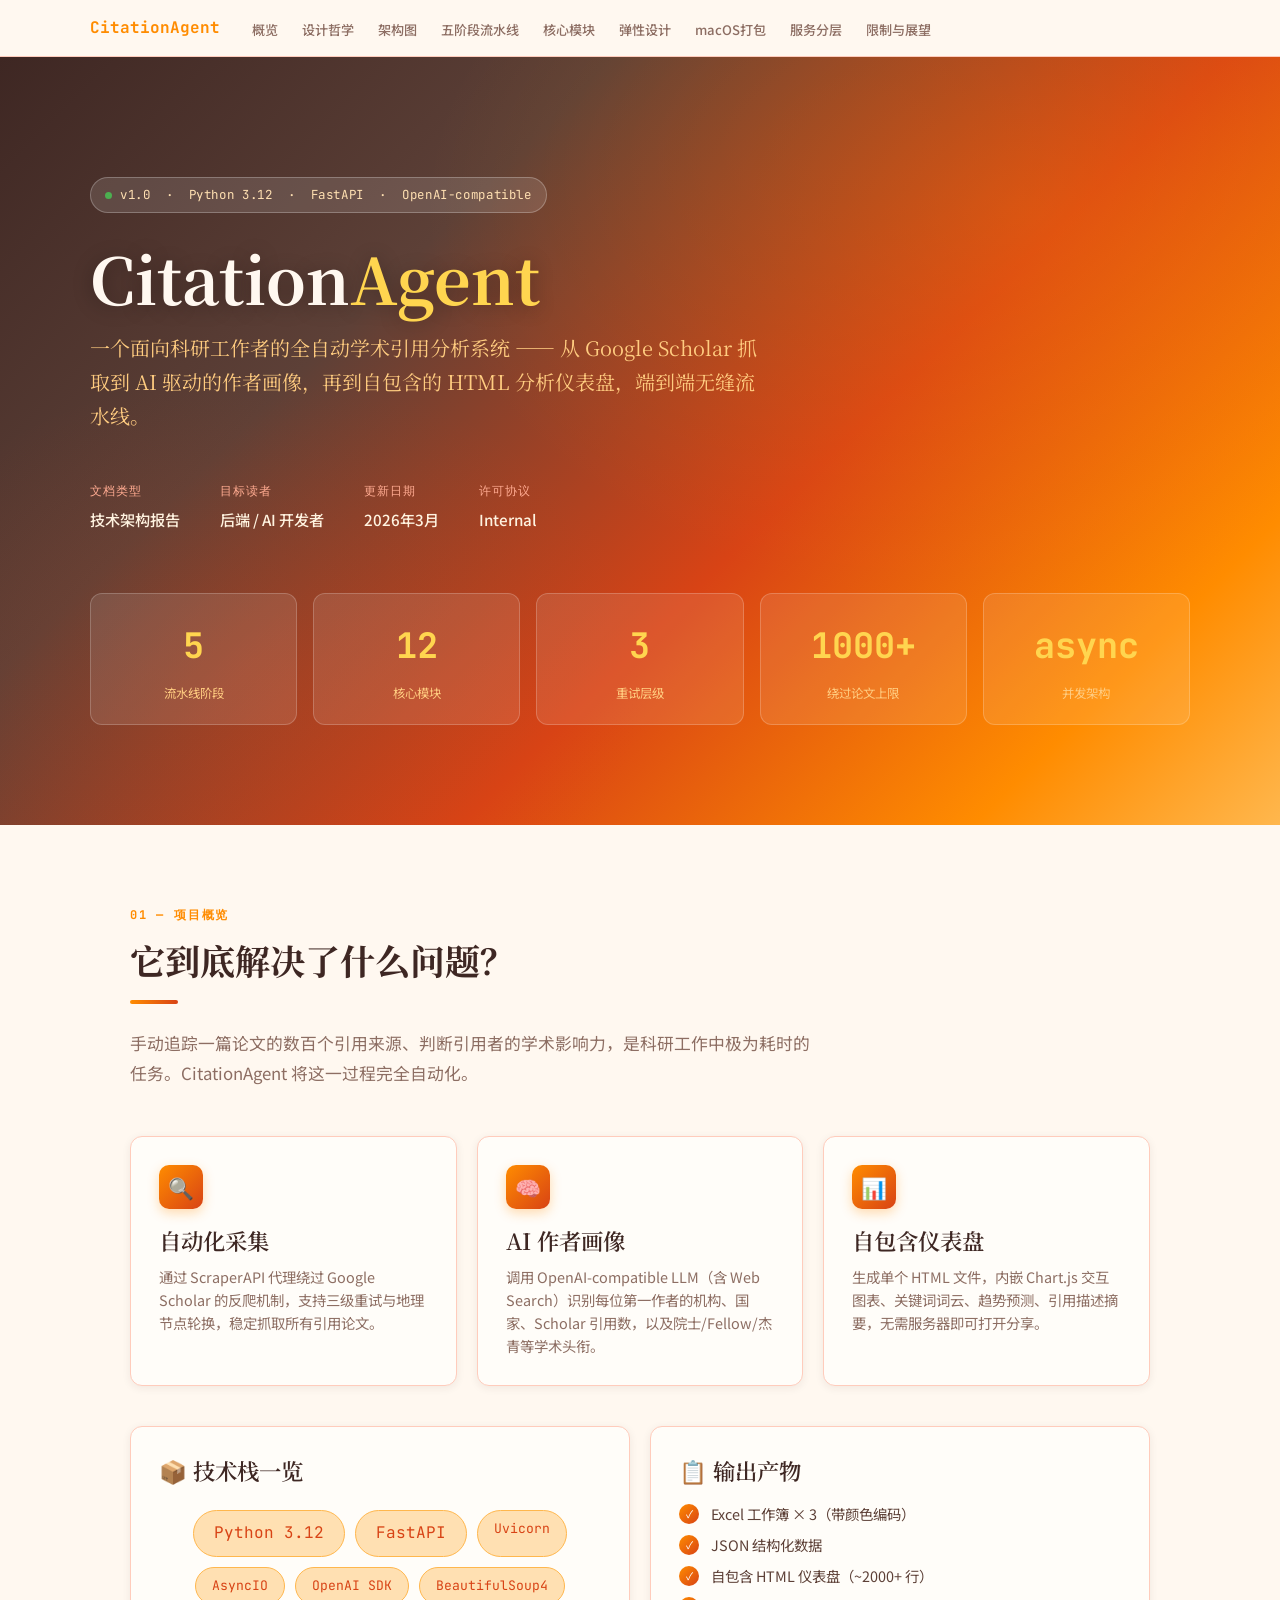
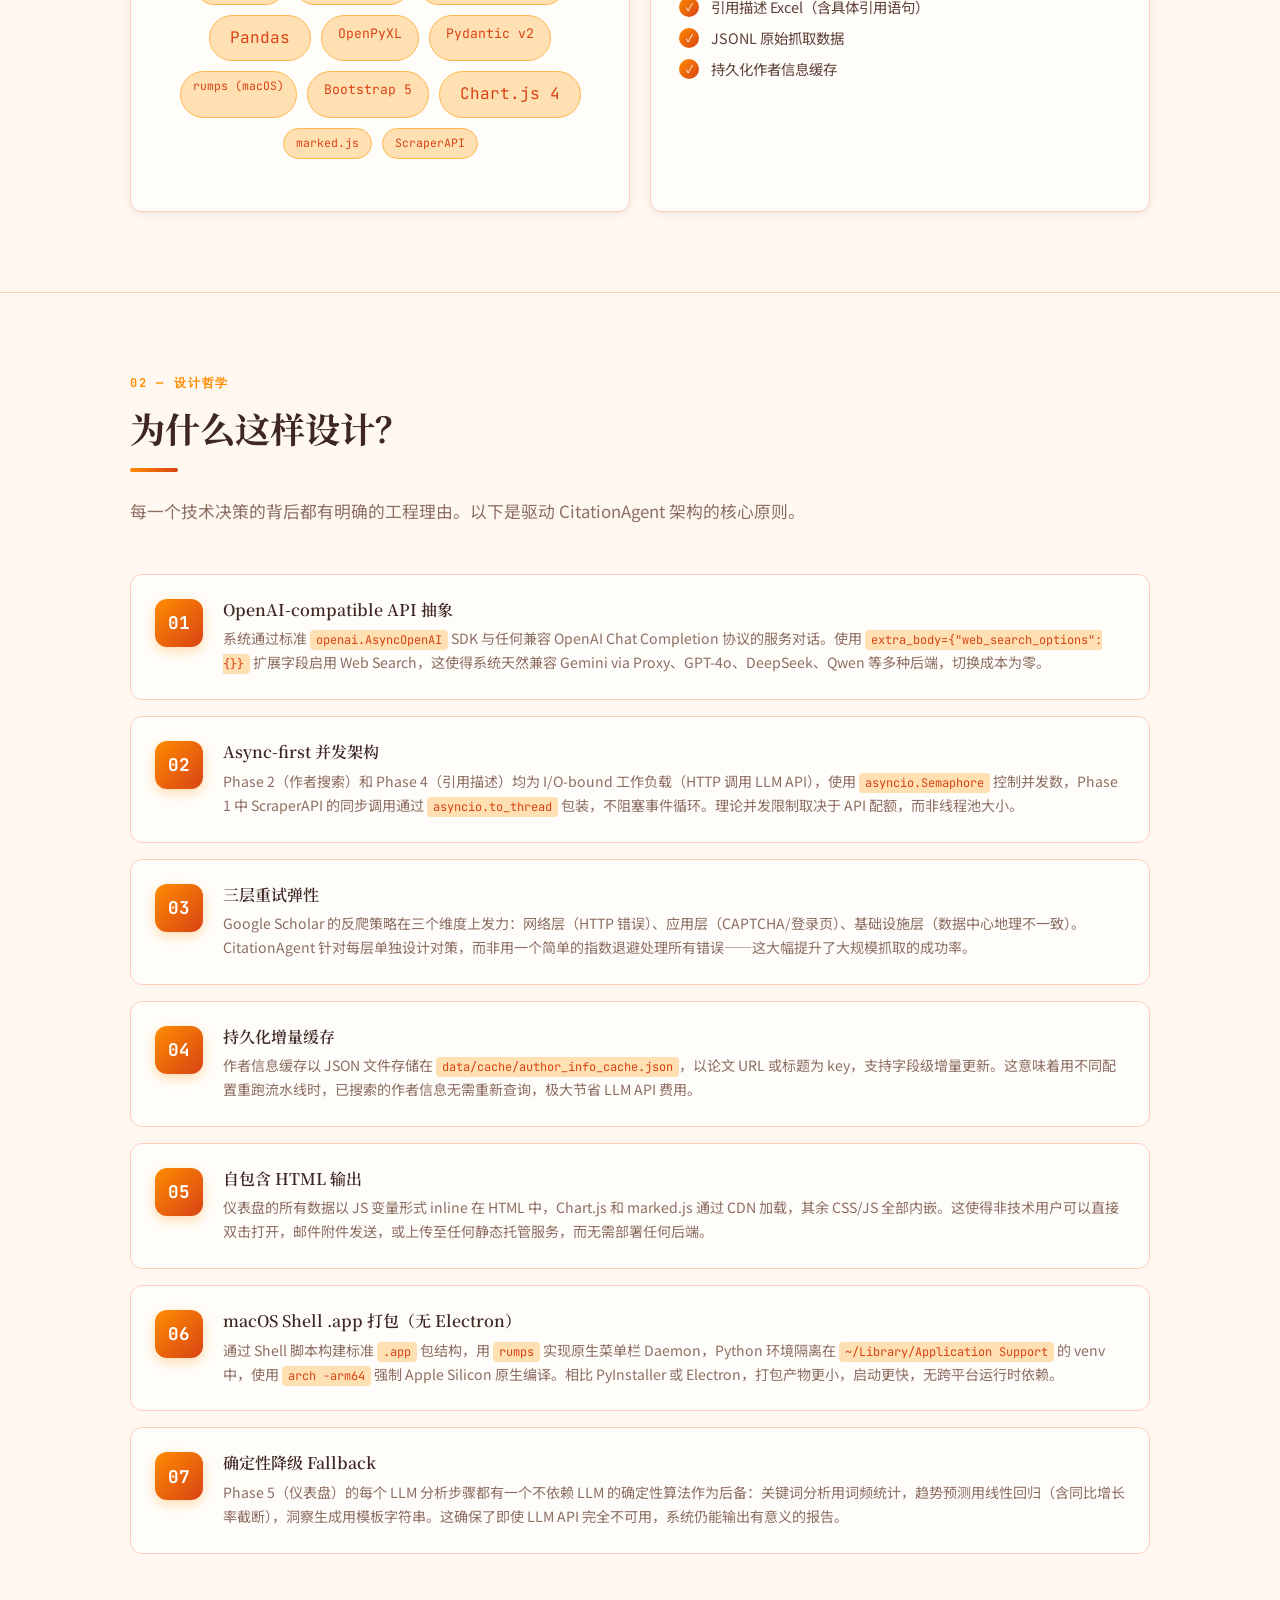
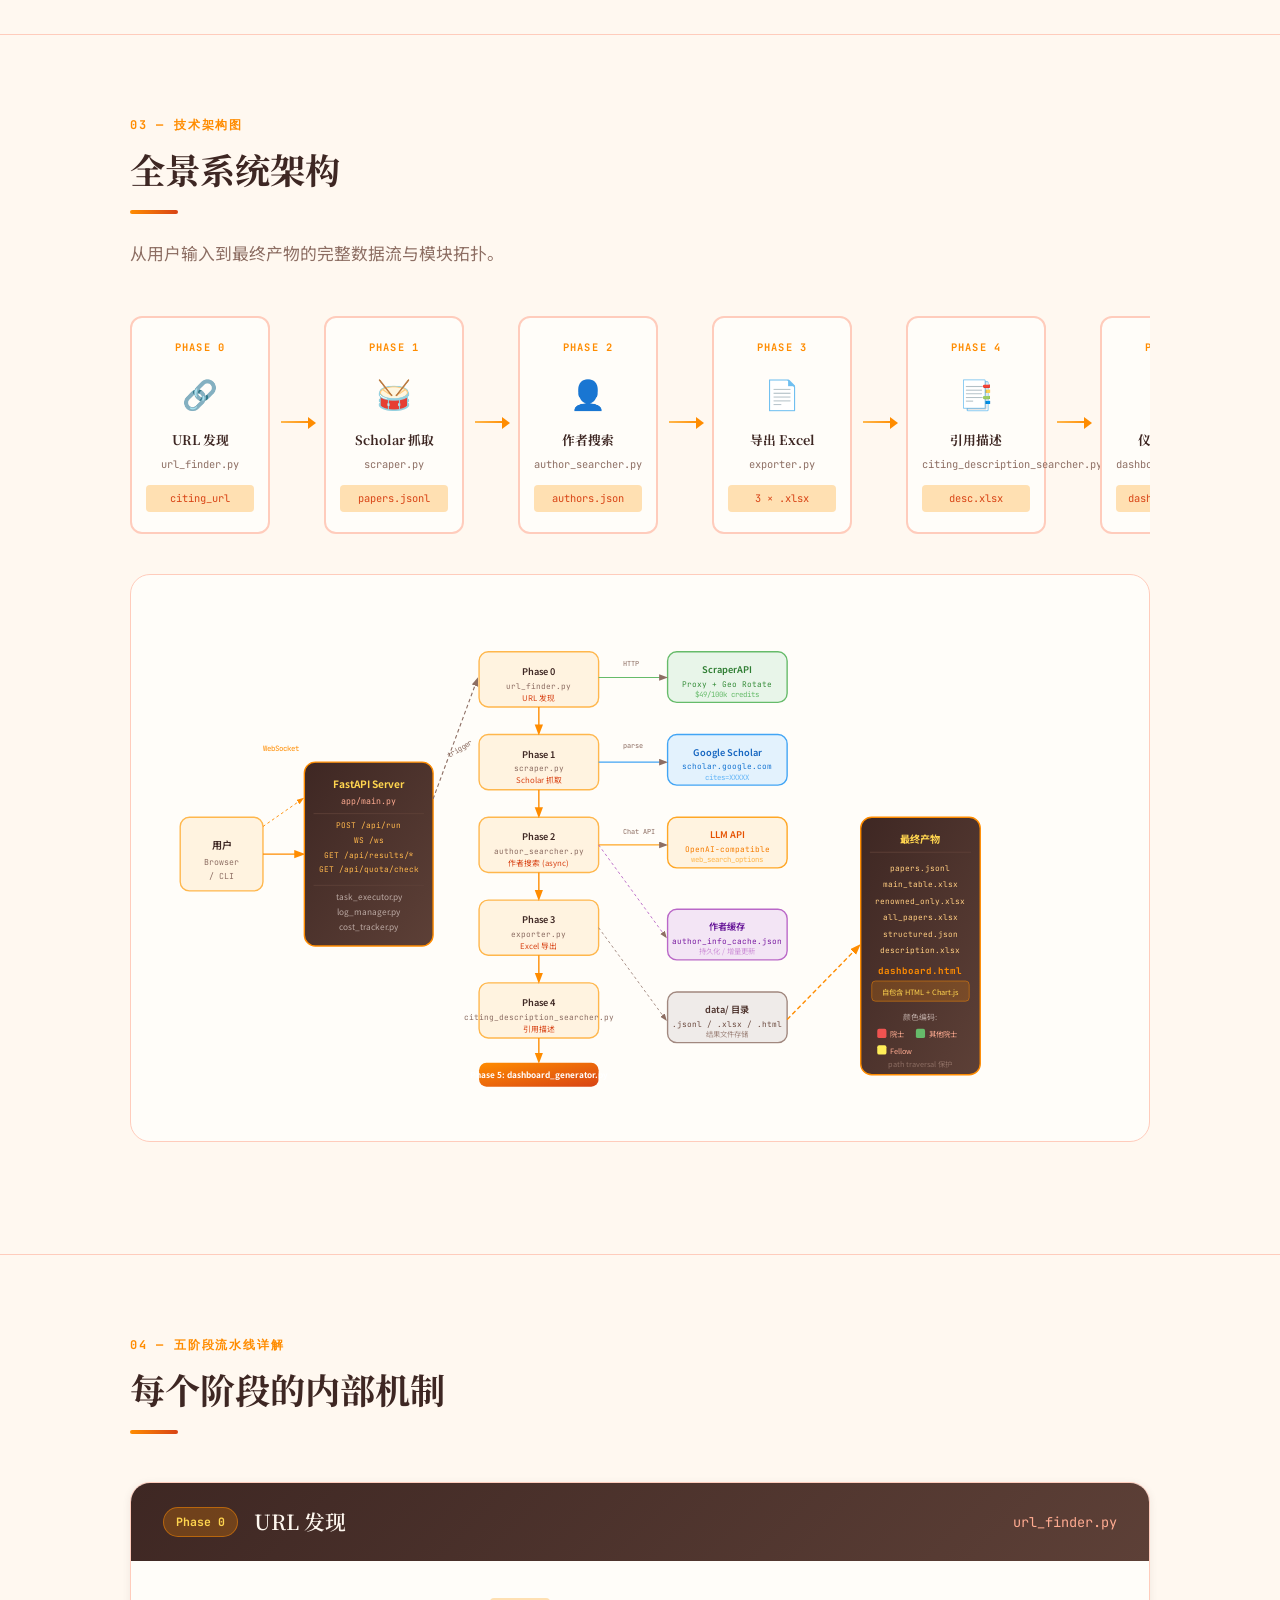
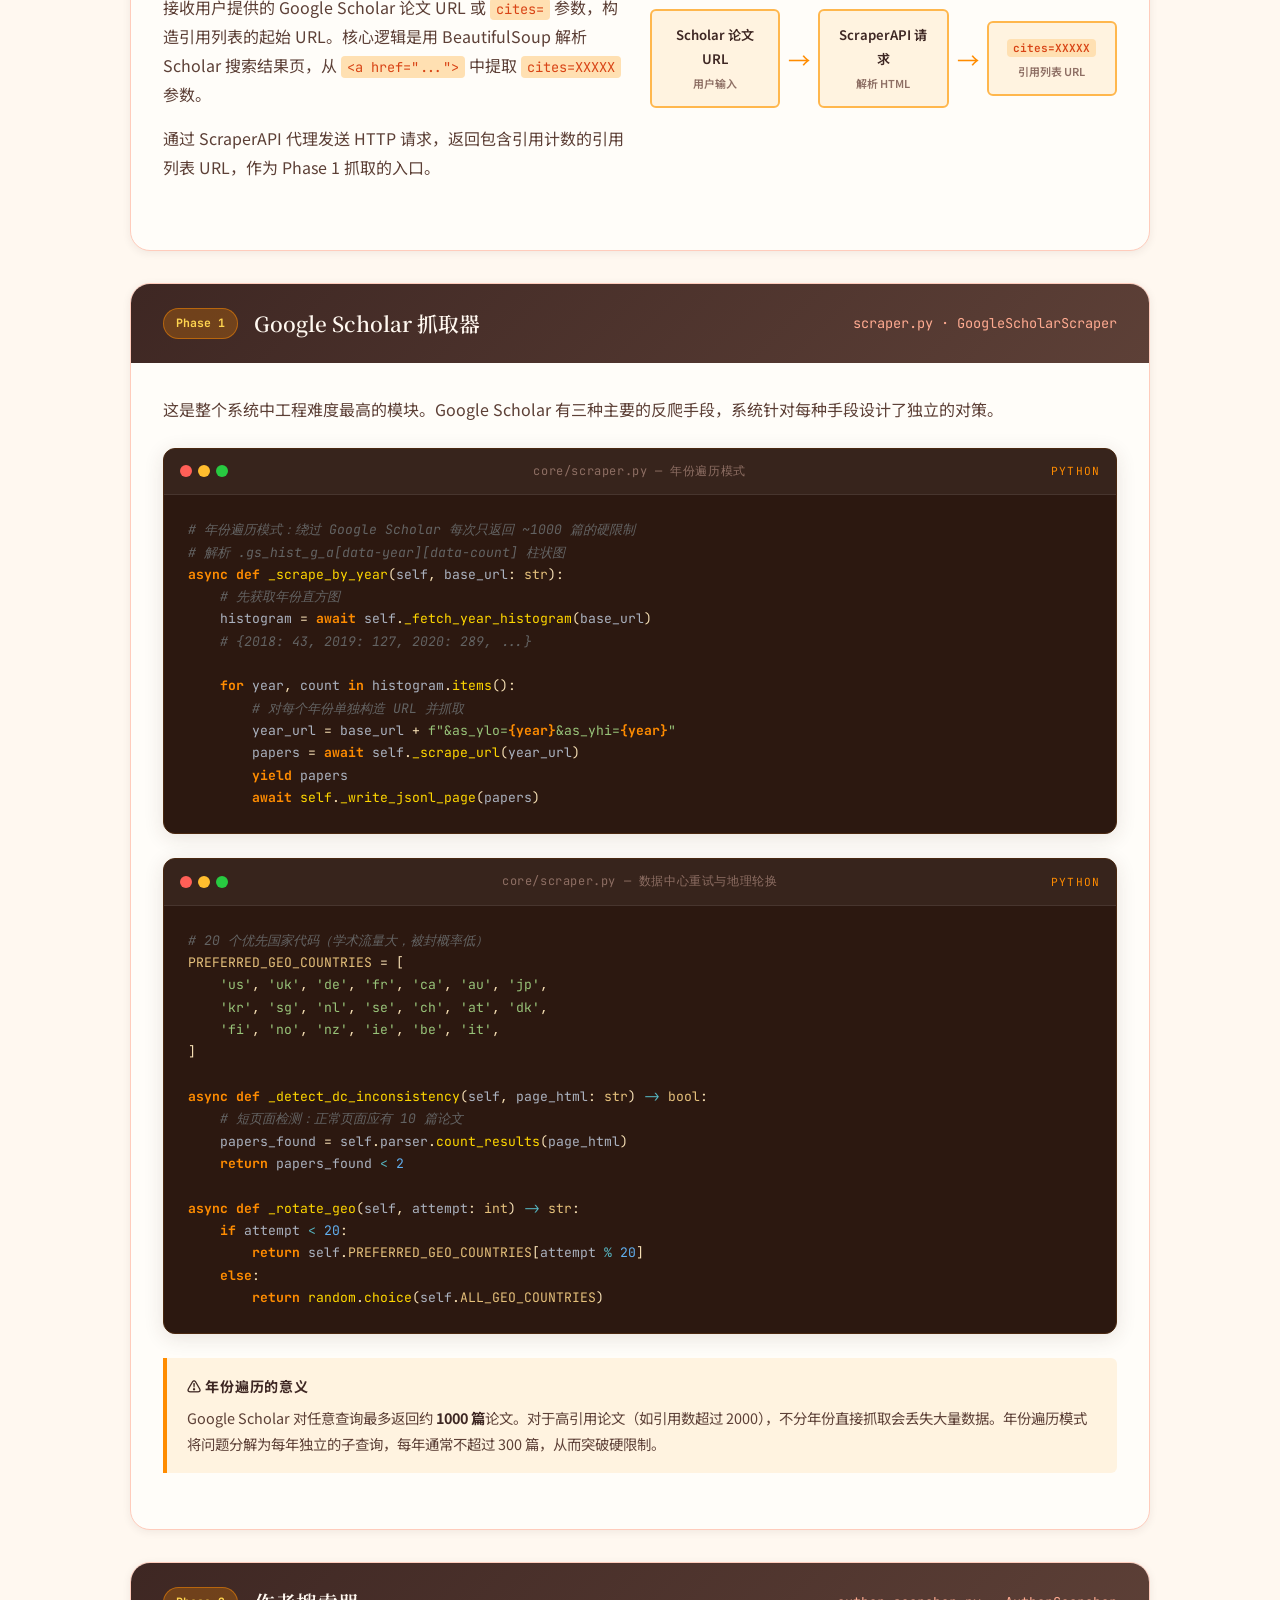
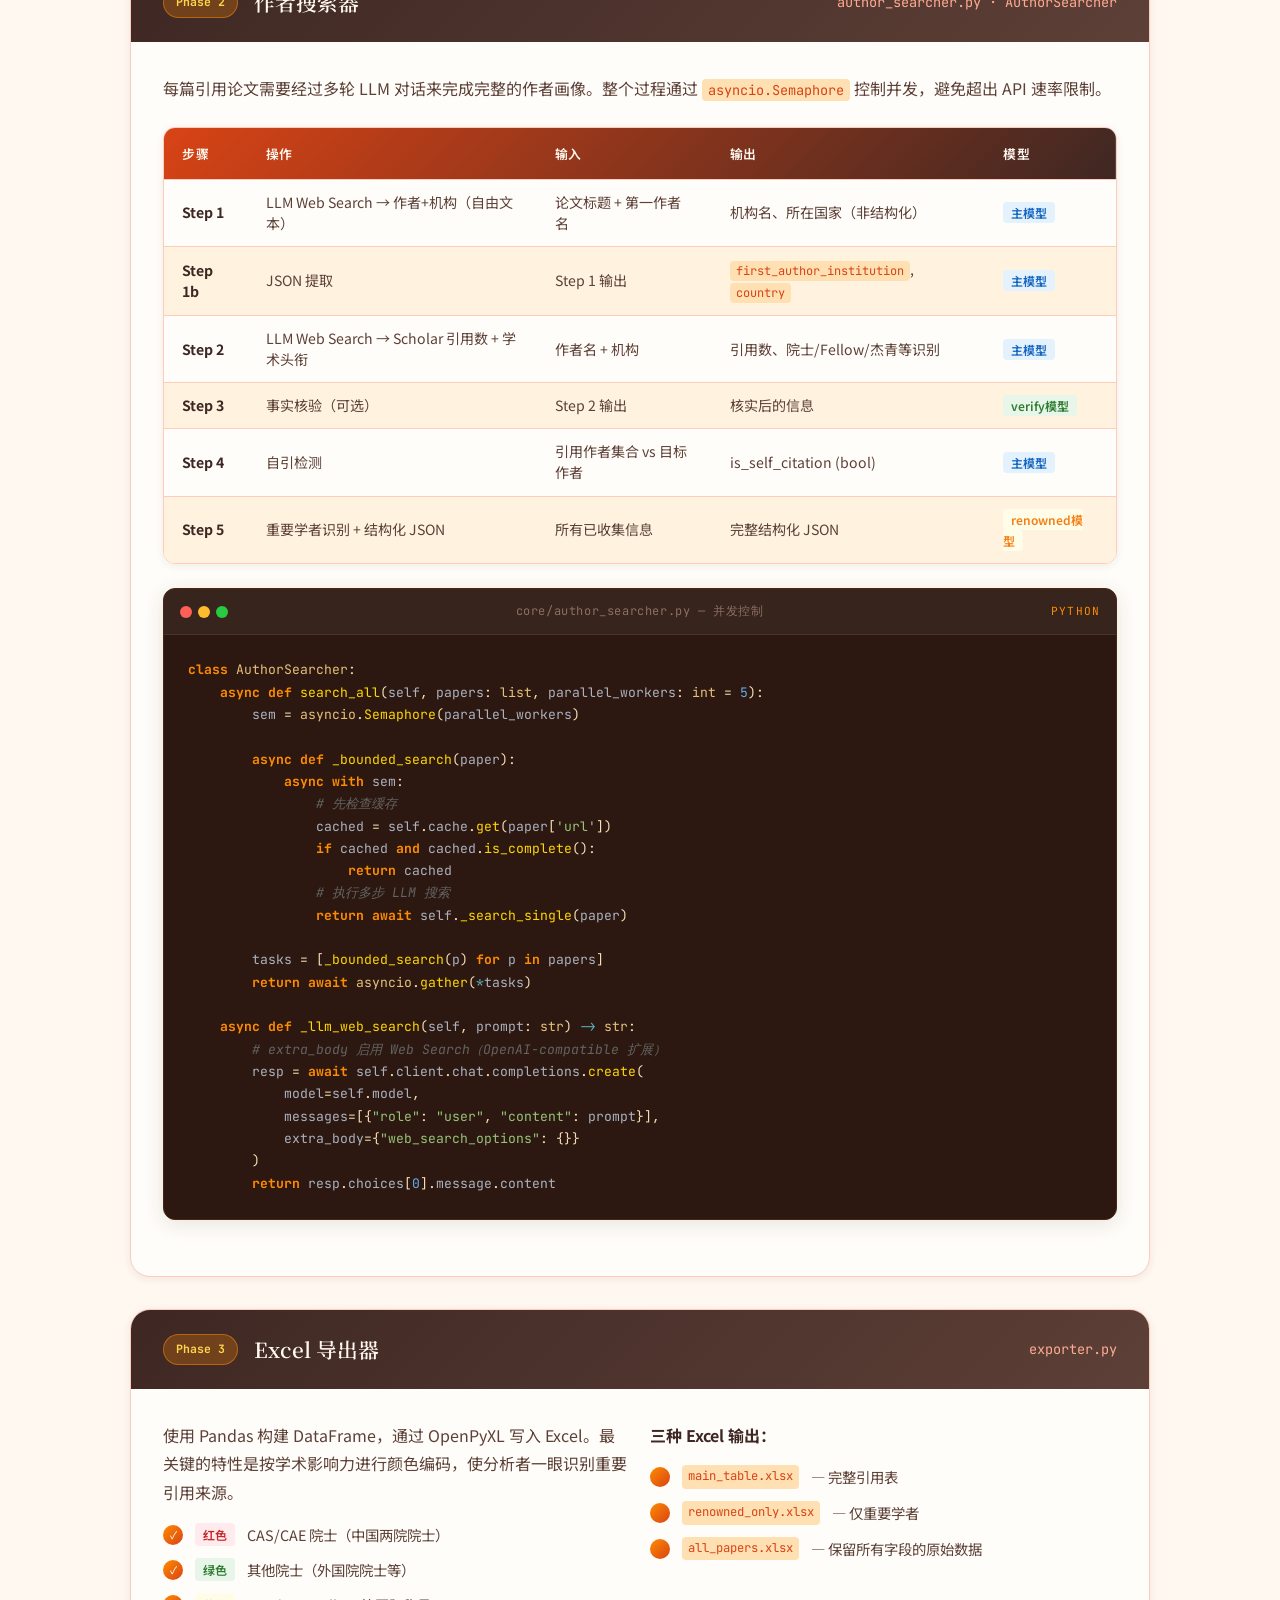
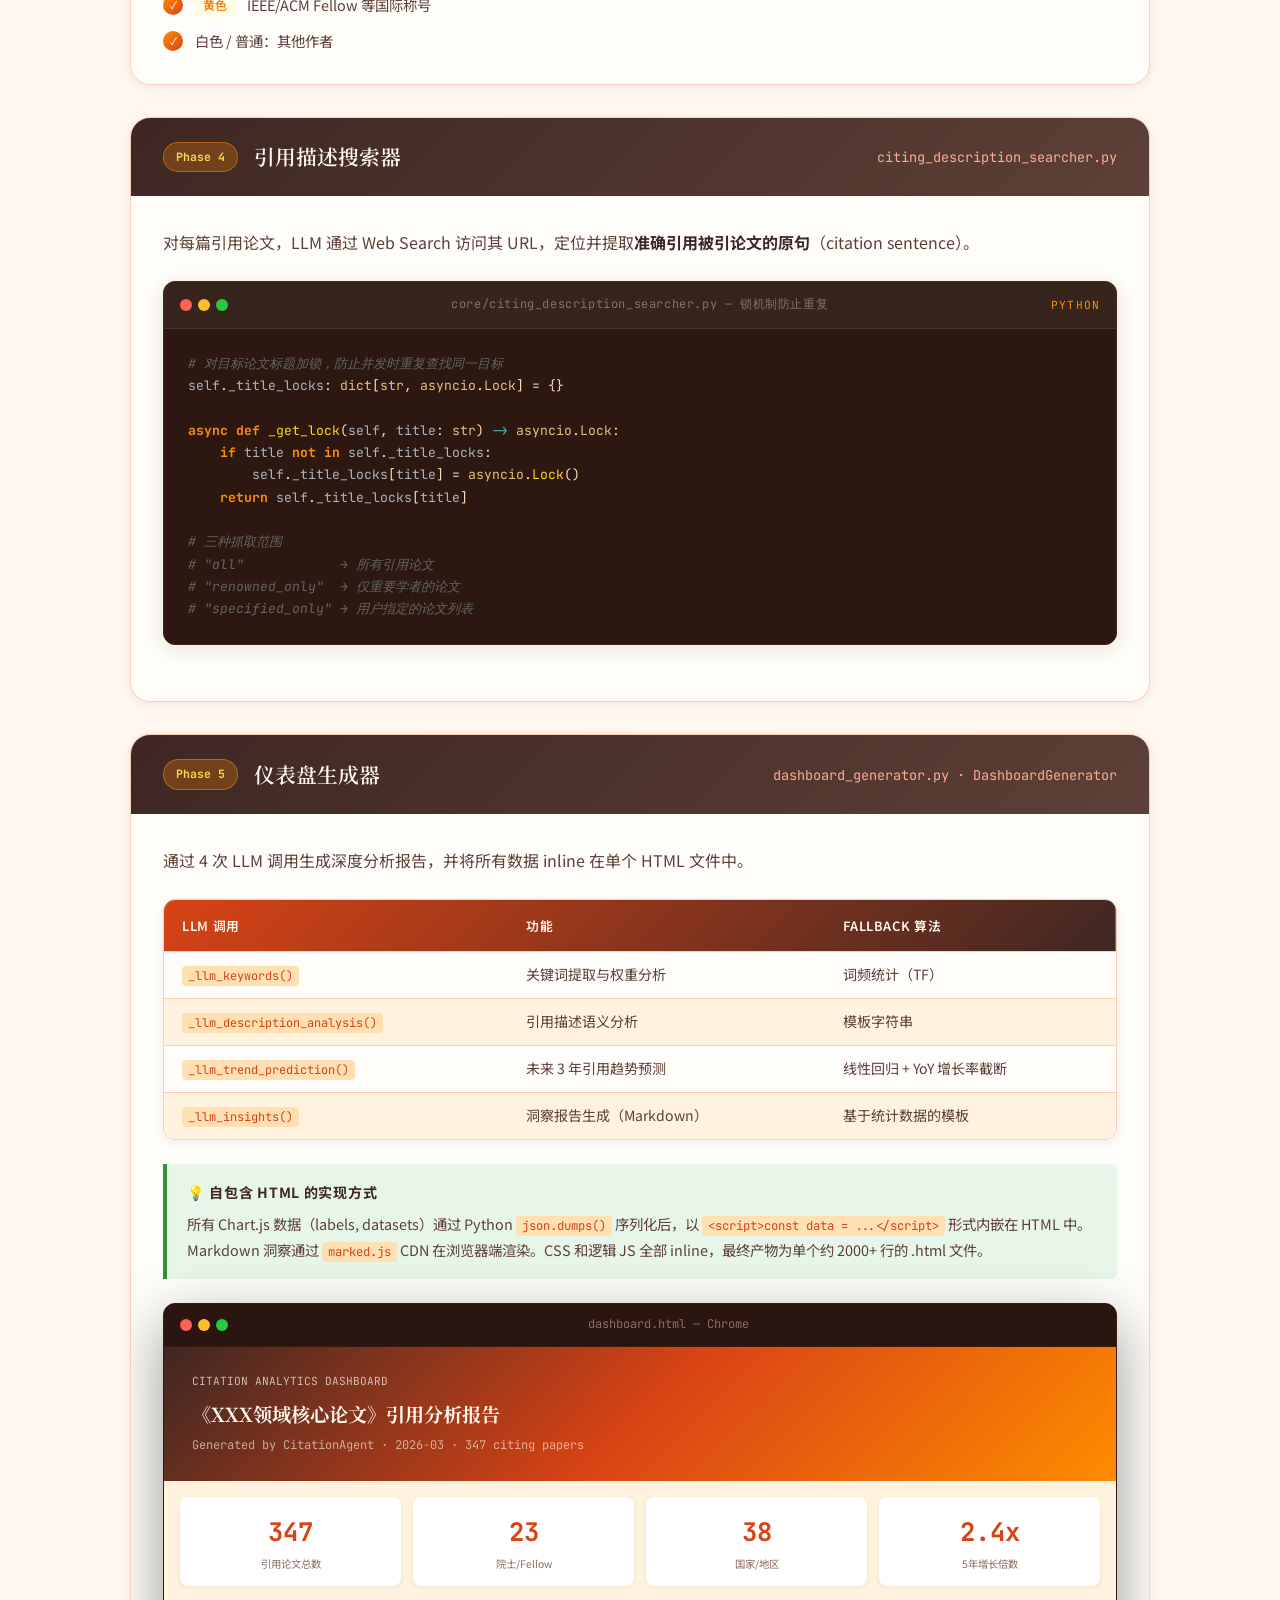
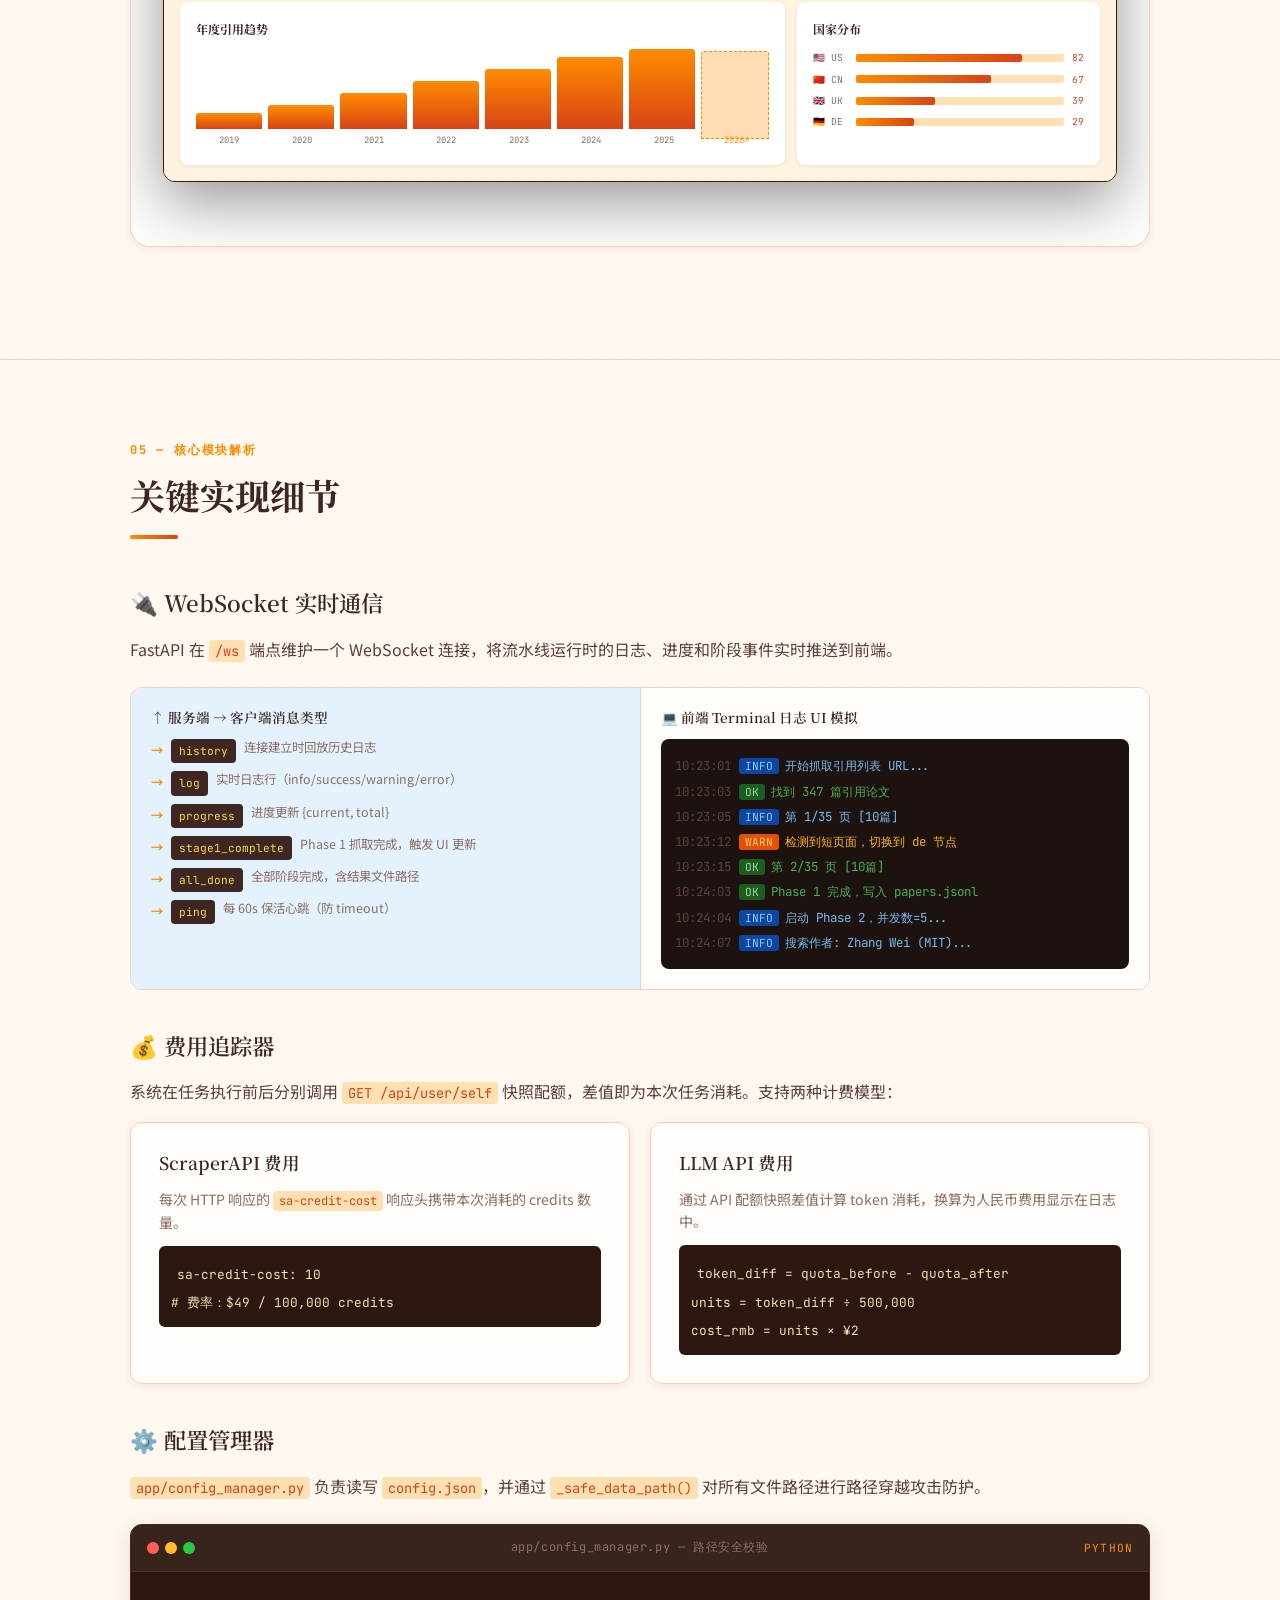
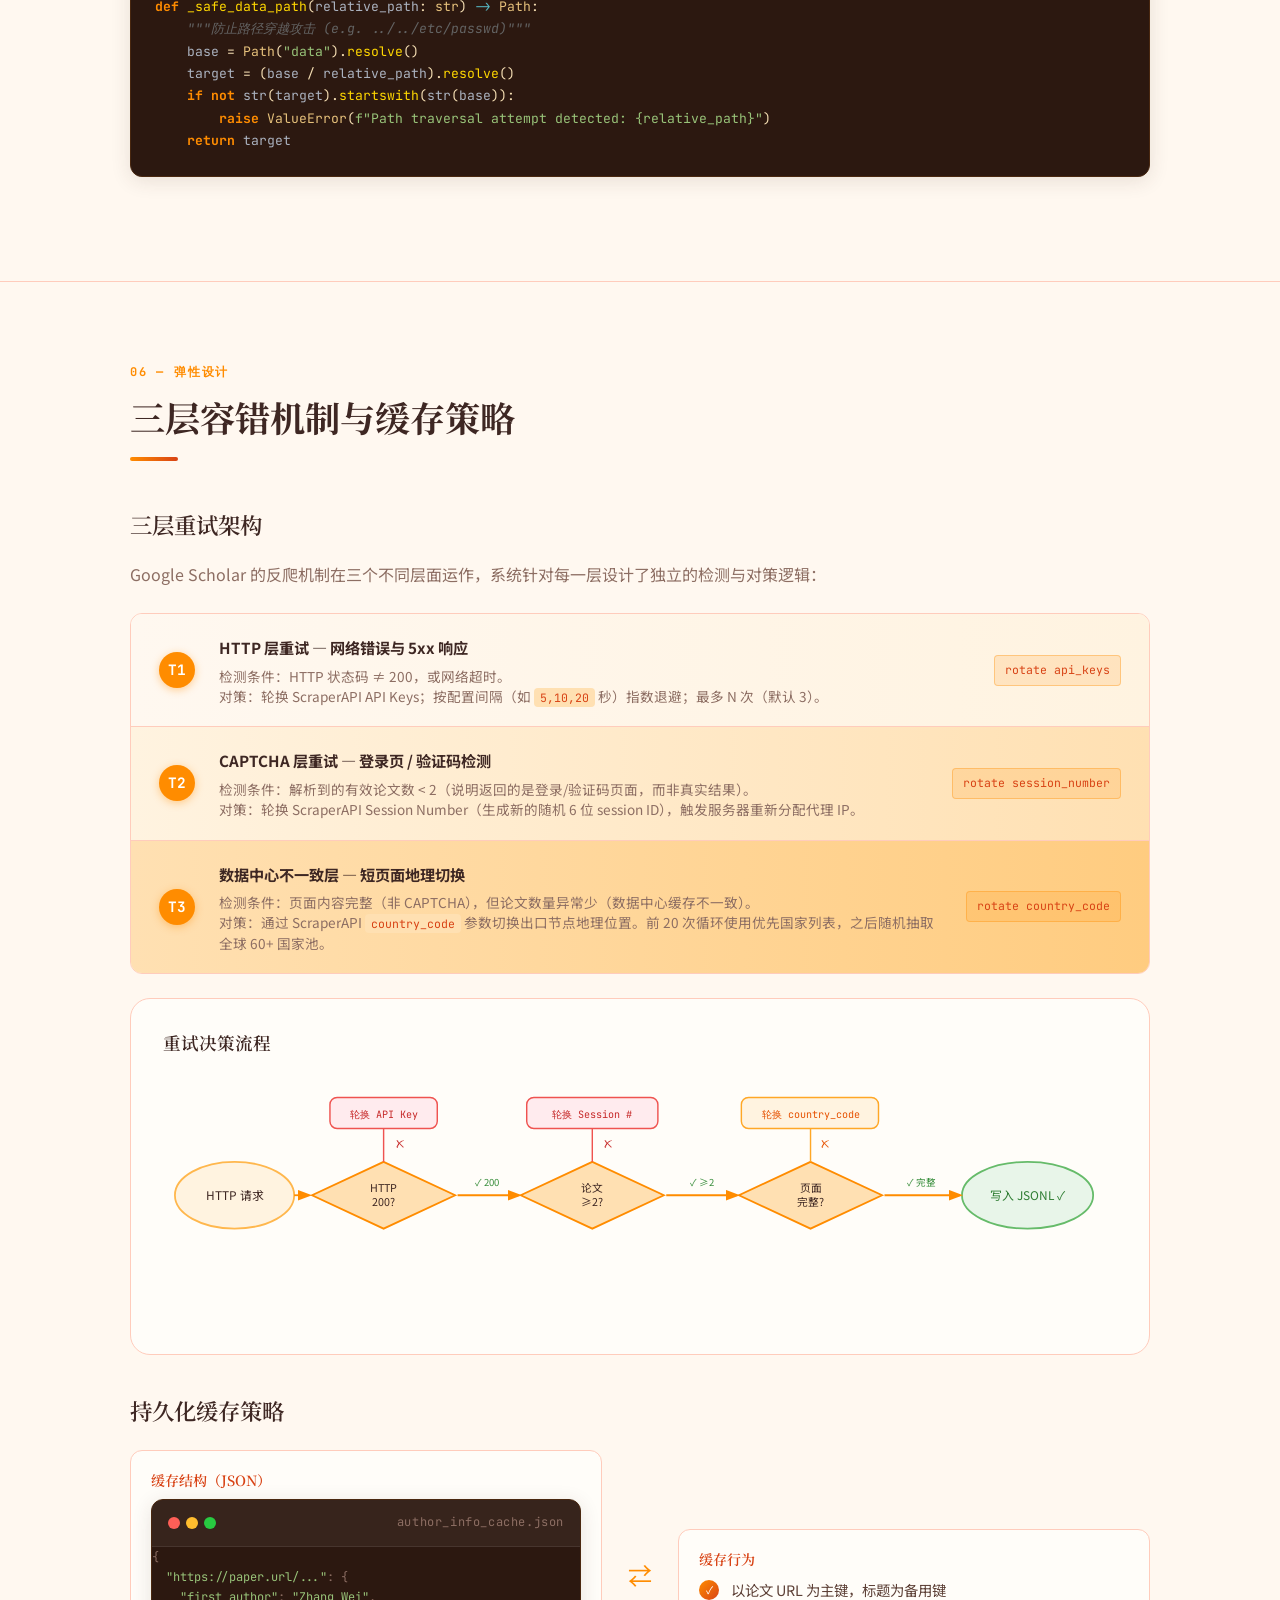
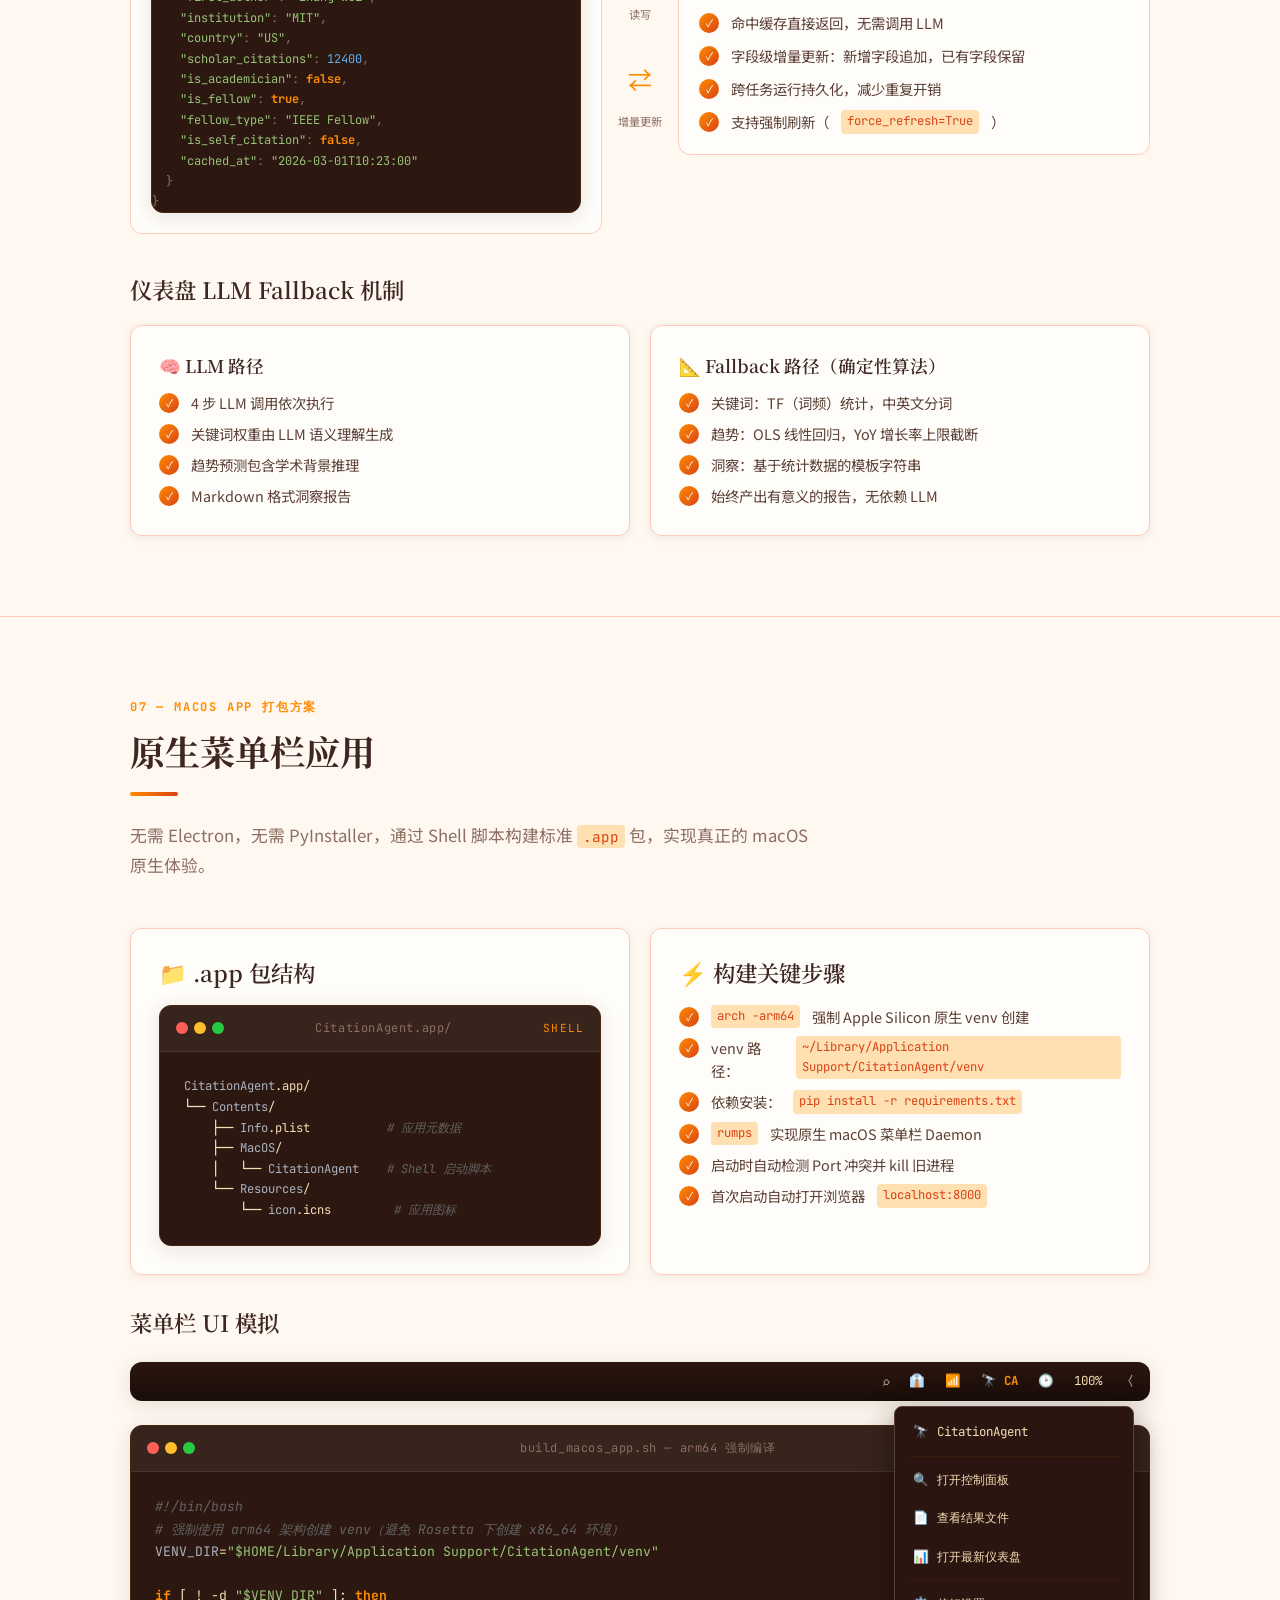
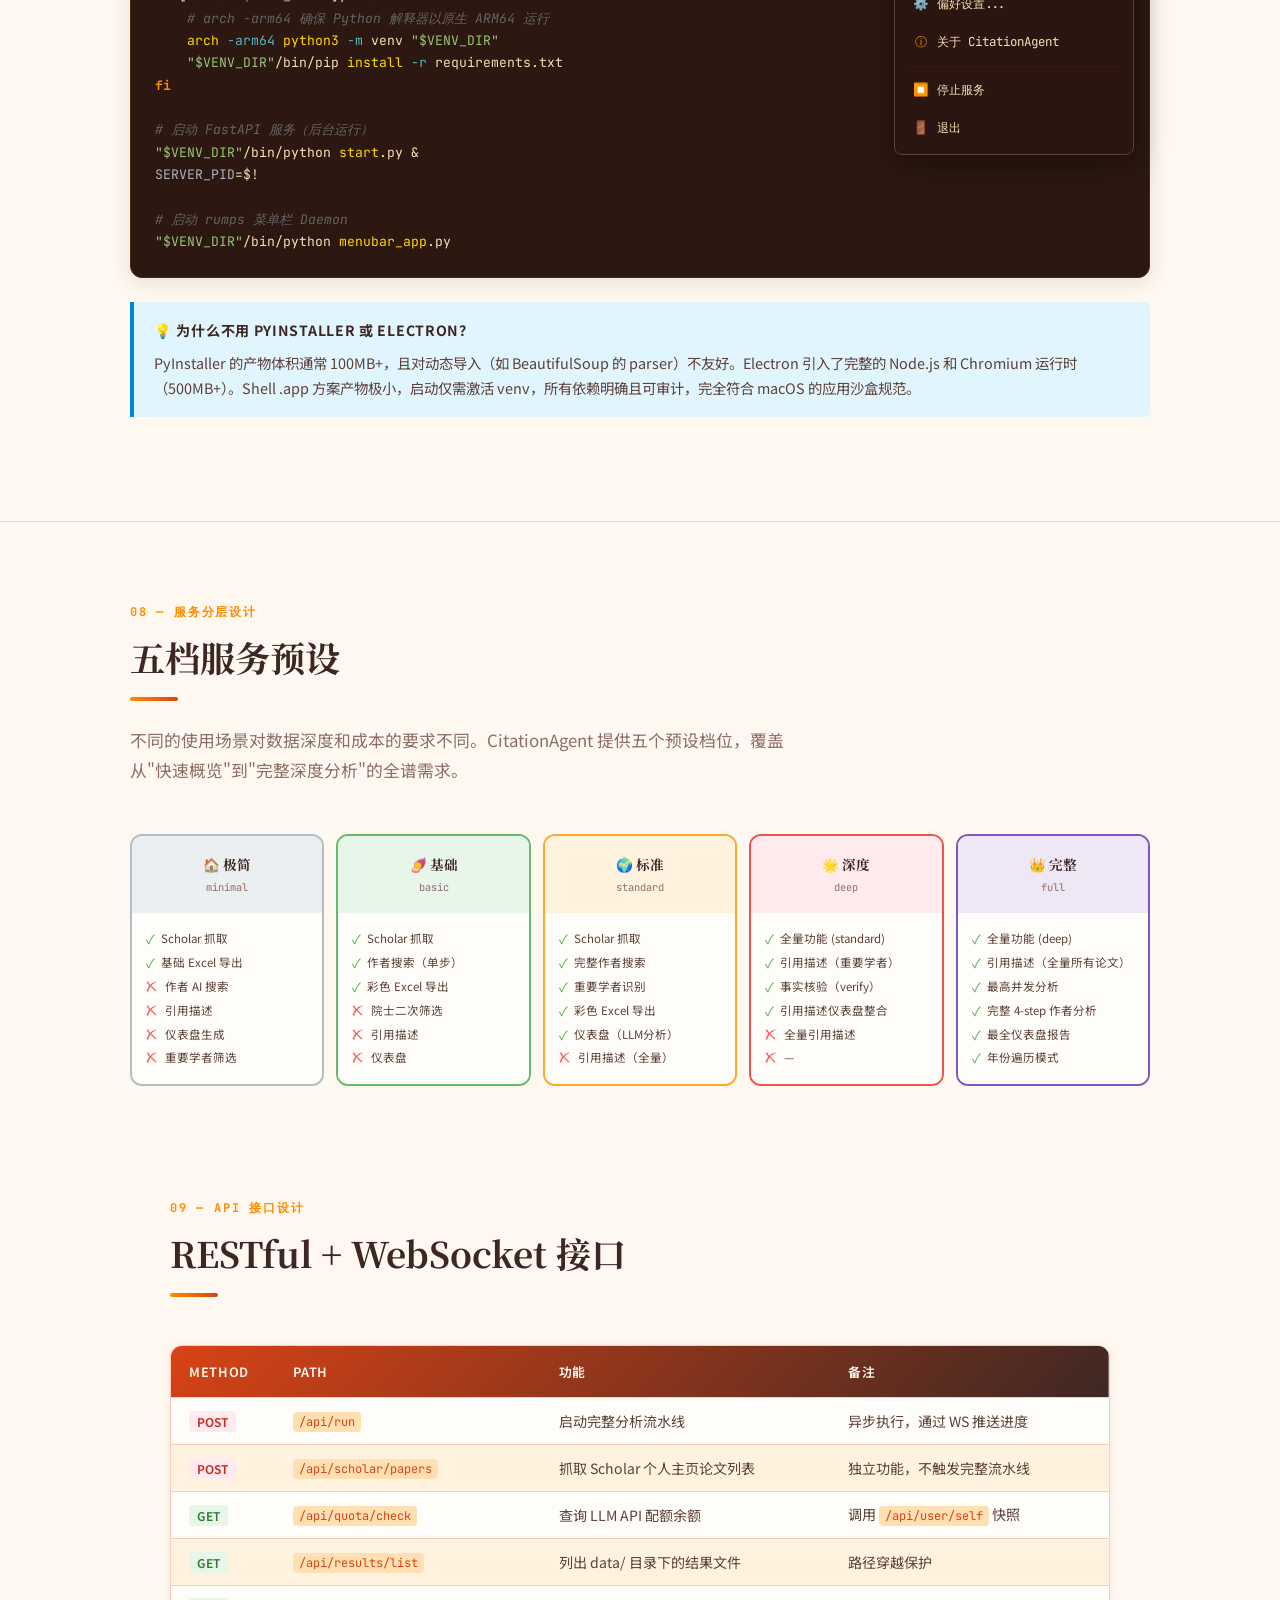
<file: technical-report.html>
<!DOCTYPE html>
<html lang="zh-CN">
<head>
<meta charset="UTF-8">
<meta name="viewport" content="width=device-width, initial-scale=1.0">
<title>CitationAgent — 技术架构报告</title>
<link rel="preconnect" href="https://fonts.googleapis.com">
<link href="https://fonts.googleapis.com/css2?family=Noto+Serif+SC:wght@400;600;700&family=Noto+Sans+SC:wght@300;400;500;700&family=JetBrains+Mono:wght@400;500;700&display=swap" rel="stylesheet">
<style>
  /* ===== ROOT VARIABLES ===== */
  :root {
    --bg-page:       #FFF8F0;
    --bg-warm:       #FFF3E0;
    --bg-card:       #FFFDF9;
    --bg-amber:      #FFE0B2;
    --bg-deep:       #3E2723;
    --bg-code:       #2C1810;
    --accent-fire:   #FF8C00;
    --accent-ember:  #D84315;
    --accent-brown:  #4E342E;
    --text-dark:     #3E2723;
    --text-body:     #5D4037;
    --text-muted:    #8D6E63;
    --text-light:    #BCAAA4;
    --border:        #FFCCBC;
    --border-warm:   #FFB74D;
    --shadow-sm:     0 2px 8px rgba(62,39,35,0.08);
    --shadow-md:     0 4px 20px rgba(62,39,35,0.12);
    --shadow-lg:     0 8px 40px rgba(62,39,35,0.16);
    --radius:        12px;
    --radius-sm:     6px;
    --radius-lg:     20px;
  }

  /* ===== RESET & BASE ===== */
  *, *::before, *::after { box-sizing: border-box; margin: 0; padding: 0; }
  html { scroll-behavior: smooth; }
  body {
    background: var(--bg-page);
    color: var(--text-body);
    font-family: 'Noto Sans SC', -apple-system, sans-serif;
    font-size: 16px;
    line-height: 1.8;
    font-weight: 400;
  }
  ::selection { background: #FFB74D; color: #3E2723; }

  /* ===== SCROLLBAR ===== */
  ::-webkit-scrollbar { width: 6px; height: 6px; }
  ::-webkit-scrollbar-track { background: var(--bg-warm); }
  ::-webkit-scrollbar-thumb { background: var(--border-warm); border-radius: 3px; }

  /* ===== TYPOGRAPHY ===== */
  h1, h2, h3, h4, h5 {
    font-family: 'Noto Serif SC', serif;
    color: var(--text-dark);
    line-height: 1.4;
  }
  h1 { font-size: 3.2rem; font-weight: 700; }
  h2 { font-size: 2rem; font-weight: 700; }
  h3 { font-size: 1.4rem; font-weight: 600; }
  h4 { font-size: 1.1rem; font-weight: 600; }
  p { margin-bottom: 1rem; }
  a { color: var(--accent-fire); text-decoration: none; }
  a:hover { text-decoration: underline; }
  code {
    font-family: 'JetBrains Mono', monospace;
    font-size: 0.85em;
    background: var(--bg-amber);
    color: var(--accent-ember);
    padding: 2px 6px;
    border-radius: 4px;
  }
  strong { color: var(--text-dark); font-weight: 700; }
  em { color: var(--accent-ember); font-style: italic; }

  /* ===== LAYOUT ===== */
  .container {
    max-width: 1100px;
    margin: 0 auto;
    padding: 0 40px;
  }
  .section {
    padding: 80px 0;
  }
  .section + .section {
    border-top: 1px solid var(--border);
  }

  /* ===== NAV ===== */
  nav {
    position: sticky;
    top: 0;
    z-index: 100;
    background: rgba(255,248,240,0.92);
    backdrop-filter: blur(12px);
    border-bottom: 1px solid var(--border);
    padding: 0 40px;
  }
  nav .nav-inner {
    max-width: 1100px;
    margin: 0 auto;
    display: flex;
    align-items: center;
    height: 56px;
    gap: 32px;
  }
  .nav-brand {
    font-family: 'JetBrains Mono', monospace;
    font-weight: 700;
    font-size: 1rem;
    color: var(--accent-fire);
    white-space: nowrap;
  }
  .nav-links {
    display: flex;
    gap: 24px;
    overflow-x: auto;
    list-style: none;
    padding: 0;
  }
  .nav-links a {
    font-size: 0.82rem;
    color: var(--text-muted);
    font-weight: 500;
    white-space: nowrap;
    transition: color 0.2s;
  }
  .nav-links a:hover { color: var(--accent-fire); text-decoration: none; }

  /* ===== HERO / COVER ===== */
  .hero {
    background: linear-gradient(135deg, #3E2723 0%, #5D4037 30%, #D84315 60%, #FF8C00 85%, #FFB74D 100%);
    padding: 120px 40px 100px;
    position: relative;
    overflow: hidden;
  }
  .hero::before {
    content: '';
    position: absolute;
    inset: 0;
    background:
      radial-gradient(ellipse 600px 400px at 80% 20%, rgba(255,140,0,0.25), transparent),
      radial-gradient(ellipse 400px 300px at 20% 80%, rgba(216,67,21,0.2), transparent);
  }
  .hero-inner {
    max-width: 1100px;
    margin: 0 auto;
    position: relative;
    z-index: 1;
  }
  .hero-badge {
    display: inline-flex;
    align-items: center;
    gap: 8px;
    background: rgba(255,255,255,0.12);
    border: 1px solid rgba(255,255,255,0.25);
    color: #FFE0B2;
    padding: 6px 14px;
    border-radius: 999px;
    font-size: 0.78rem;
    font-family: 'JetBrains Mono', monospace;
    margin-bottom: 28px;
    letter-spacing: 0.05em;
  }
  .hero-badge .dot {
    width: 7px; height: 7px;
    background: #4CAF50;
    border-radius: 50%;
    animation: pulse 2s infinite;
  }
  @keyframes pulse {
    0%, 100% { opacity: 1; }
    50% { opacity: 0.4; }
  }
  .hero h1 {
    color: #FFF8F0;
    font-size: 4rem;
    line-height: 1.15;
    margin-bottom: 16px;
    text-shadow: 0 2px 20px rgba(0,0,0,0.3);
  }
  .hero h1 span {
    color: #FFD54F;
  }
  .hero-subtitle {
    font-size: 1.25rem;
    color: #FFCC80;
    font-family: 'Noto Serif SC', serif;
    margin-bottom: 48px;
    max-width: 680px;
    line-height: 1.7;
  }
  .hero-meta {
    display: flex;
    gap: 40px;
    flex-wrap: wrap;
  }
  .hero-meta-item {
    display: flex;
    flex-direction: column;
    gap: 4px;
  }
  .hero-meta-item .label {
    font-size: 0.72rem;
    color: #FFAB91;
    font-weight: 500;
    text-transform: uppercase;
    letter-spacing: 0.1em;
    font-family: 'JetBrains Mono', monospace;
  }
  .hero-meta-item .value {
    font-size: 0.95rem;
    color: #FFF3E0;
    font-weight: 500;
  }
  .hero-grid {
    display: grid;
    grid-template-columns: 1fr 1fr 1fr 1fr 1fr;
    gap: 16px;
    margin-top: 60px;
  }
  .hero-stat {
    background: rgba(255,255,255,0.1);
    border: 1px solid rgba(255,255,255,0.2);
    border-radius: var(--radius);
    padding: 20px;
    text-align: center;
  }
  .hero-stat .num {
    font-size: 2.2rem;
    font-weight: 700;
    color: #FFD54F;
    font-family: 'JetBrains Mono', monospace;
    display: block;
  }
  .hero-stat .lbl {
    font-size: 0.78rem;
    color: #FFCC80;
    margin-top: 4px;
    display: block;
  }

  /* ===== SECTION HEADERS ===== */
  .section-header {
    margin-bottom: 48px;
  }
  .section-number {
    font-family: 'JetBrains Mono', monospace;
    font-size: 0.75rem;
    color: var(--accent-fire);
    letter-spacing: 0.15em;
    text-transform: uppercase;
    font-weight: 700;
    margin-bottom: 8px;
  }
  .section-header h2 {
    font-size: 2.2rem;
    margin-bottom: 12px;
  }
  .section-header p {
    font-size: 1.05rem;
    color: var(--text-muted);
    max-width: 680px;
    margin-bottom: 0;
  }
  .divider {
    width: 48px;
    height: 4px;
    background: linear-gradient(90deg, var(--accent-fire), var(--accent-ember));
    border-radius: 2px;
    margin: 16px 0 24px;
  }

  /* ===== CARDS ===== */
  .card {
    background: var(--bg-card);
    border: 1px solid var(--border);
    border-radius: var(--radius);
    padding: 28px;
    box-shadow: var(--shadow-sm);
    transition: box-shadow 0.2s, transform 0.2s;
  }
  .card:hover {
    box-shadow: var(--shadow-md);
    transform: translateY(-2px);
  }
  .card-grid {
    display: grid;
    gap: 20px;
  }
  .card-grid-2 { grid-template-columns: 1fr 1fr; }
  .card-grid-3 { grid-template-columns: 1fr 1fr 1fr; }
  .card-icon {
    width: 44px; height: 44px;
    border-radius: 10px;
    background: linear-gradient(135deg, var(--accent-fire), var(--accent-ember));
    display: flex; align-items: center; justify-content: center;
    font-size: 1.3rem;
    margin-bottom: 16px;
    box-shadow: 0 4px 12px rgba(255,140,0,0.3);
  }
  .card h3 { margin-bottom: 8px; }
  .card p { font-size: 0.9rem; color: var(--text-muted); margin-bottom: 0; line-height: 1.6; }

  /* ===== CODE BLOCKS ===== */
  .code-block {
    background: var(--bg-code);
    border-radius: var(--radius);
    overflow: hidden;
    margin: 24px 0;
    box-shadow: var(--shadow-md);
    border: 1px solid #4a2810;
  }
  .code-header {
    display: flex;
    align-items: center;
    justify-content: space-between;
    padding: 12px 16px;
    background: rgba(255,255,255,0.05);
    border-bottom: 1px solid rgba(255,255,255,0.08);
  }
  .code-dots {
    display: flex;
    gap: 6px;
  }
  .code-dots span {
    width: 12px; height: 12px;
    border-radius: 50%;
  }
  .code-dots span:nth-child(1) { background: #FF5F57; }
  .code-dots span:nth-child(2) { background: #FFBD2E; }
  .code-dots span:nth-child(3) { background: #28CA41; }
  .code-filename {
    font-family: 'JetBrains Mono', monospace;
    font-size: 0.75rem;
    color: #8D6E63;
    letter-spacing: 0.05em;
  }
  .code-lang {
    font-family: 'JetBrains Mono', monospace;
    font-size: 0.7rem;
    color: #FF8C00;
    letter-spacing: 0.1em;
    text-transform: uppercase;
  }
  pre {
    padding: 24px;
    overflow-x: auto;
    font-family: 'JetBrains Mono', monospace;
    font-size: 0.82rem;
    line-height: 1.7;
    color: #F5DEB3;
  }
  .kw { color: #FF8C00; font-weight: 700; }
  .fn { color: #FFD700; }
  .str { color: #98C379; }
  .cm { color: #636363; font-style: italic; }
  .num { color: #61AFEF; }
  .cls { color: #E5C07B; }
  .dec { color: #C678DD; }
  .var { color: #ABB2BF; }
  .op { color: #56B6C2; }

  /* ===== PIPELINE DIAGRAM ===== */
  .pipeline {
    display: flex;
    align-items: stretch;
    gap: 0;
    overflow-x: auto;
    padding-bottom: 8px;
    margin: 32px 0;
  }
  .phase-box {
    flex: 1;
    min-width: 140px;
    background: var(--bg-card);
    border: 2px solid var(--border);
    border-radius: var(--radius);
    padding: 20px 14px;
    text-align: center;
    position: relative;
    transition: all 0.2s;
  }
  .phase-box:hover {
    border-color: var(--accent-fire);
    box-shadow: 0 0 20px rgba(255,140,0,0.2);
    transform: translateY(-3px);
  }
  .phase-box .phase-num {
    font-family: 'JetBrains Mono', monospace;
    font-size: 0.65rem;
    color: var(--accent-fire);
    font-weight: 700;
    letter-spacing: 0.1em;
    text-transform: uppercase;
    margin-bottom: 10px;
  }
  .phase-box .phase-icon {
    font-size: 1.8rem;
    margin-bottom: 10px;
    display: block;
  }
  .phase-box .phase-name {
    font-size: 0.8rem;
    font-weight: 700;
    color: var(--text-dark);
    margin-bottom: 6px;
    font-family: 'Noto Serif SC', serif;
  }
  .phase-box .phase-file {
    font-family: 'JetBrains Mono', monospace;
    font-size: 0.65rem;
    color: var(--text-muted);
    line-height: 1.5;
  }
  .phase-box .phase-output {
    margin-top: 12px;
    background: var(--bg-amber);
    border-radius: 4px;
    padding: 4px 8px;
    font-size: 0.65rem;
    color: var(--accent-ember);
    font-family: 'JetBrains Mono', monospace;
  }
  .arrow-wrap {
    display: flex;
    align-items: center;
    padding: 0 8px;
    flex-shrink: 0;
  }
  .arrow {
    display: flex;
    flex-direction: column;
    align-items: center;
    gap: 2px;
  }
  .arrow-line {
    width: 32px;
    height: 2px;
    background: linear-gradient(90deg, var(--border-warm), var(--accent-fire));
  }
  .arrow-head {
    width: 0; height: 0;
    border-top: 6px solid transparent;
    border-bottom: 6px solid transparent;
    border-left: 8px solid var(--accent-fire);
    margin-left: 30px;
    margin-top: -8px;
  }

  /* ===== PHASE DETAIL ===== */
  .phase-detail {
    background: var(--bg-card);
    border: 1px solid var(--border);
    border-radius: var(--radius-lg);
    overflow: hidden;
    margin: 32px 0;
    box-shadow: var(--shadow-sm);
  }
  .phase-detail-header {
    background: linear-gradient(135deg, var(--bg-deep), #5D4037);
    padding: 24px 32px;
    display: flex;
    align-items: center;
    gap: 16px;
  }
  .phase-detail-header .badge {
    background: rgba(255,140,0,0.25);
    border: 1px solid rgba(255,140,0,0.5);
    color: #FFD54F;
    font-family: 'JetBrains Mono', monospace;
    font-size: 0.72rem;
    padding: 4px 12px;
    border-radius: 999px;
    font-weight: 700;
    white-space: nowrap;
  }
  .phase-detail-header h3 {
    color: #FFF8F0;
    font-size: 1.3rem;
    margin: 0;
  }
  .phase-detail-header .subtitle {
    color: #FFAB91;
    font-size: 0.85rem;
    margin-left: auto;
    font-family: 'JetBrains Mono', monospace;
  }
  .phase-detail-body {
    padding: 32px;
  }
  .phase-detail-body p {
    color: var(--text-body);
    line-height: 1.8;
  }

  /* ===== FEATURE LIST ===== */
  .feature-list {
    list-style: none;
    display: grid;
    gap: 12px;
  }
  .feature-list li {
    display: flex;
    gap: 12px;
    align-items: flex-start;
    font-size: 0.9rem;
    color: var(--text-body);
    line-height: 1.6;
  }
  .feature-list li::before {
    content: '';
    width: 20px; height: 20px;
    background: linear-gradient(135deg, var(--accent-fire), var(--accent-ember));
    border-radius: 50%;
    flex-shrink: 0;
    margin-top: 2px;
    display: flex;
    align-items: center;
    justify-content: center;
    font-size: 0.7rem;
    color: white;
  }
  .feature-list.check li::before {
    content: '✓';
    font-size: 0.65rem;
    line-height: 20px;
    text-align: center;
  }

  /* ===== TABLES ===== */
  .table-wrap {
    overflow-x: auto;
    border-radius: var(--radius);
    border: 1px solid var(--border);
    margin: 24px 0;
    box-shadow: var(--shadow-sm);
  }
  table {
    width: 100%;
    border-collapse: collapse;
    font-size: 0.88rem;
  }
  thead {
    background: linear-gradient(135deg, var(--accent-ember), var(--bg-deep));
    color: #FFF8F0;
  }
  thead th {
    padding: 14px 18px;
    text-align: left;
    font-weight: 600;
    font-size: 0.8rem;
    letter-spacing: 0.05em;
    text-transform: uppercase;
    white-space: nowrap;
  }
  tbody tr:nth-child(odd) { background: var(--bg-card); }
  tbody tr:nth-child(even) { background: var(--bg-warm); }
  tbody tr:hover { background: var(--bg-amber); transition: background 0.15s; }
  tbody td {
    padding: 12px 18px;
    border-top: 1px solid var(--border);
    color: var(--text-body);
    line-height: 1.5;
  }
  .badge-red { background: #FFEBEE; color: #C62828; padding: 2px 8px; border-radius: 4px; font-size: 0.75rem; font-weight: 600; }
  .badge-green { background: #E8F5E9; color: #2E7D32; padding: 2px 8px; border-radius: 4px; font-size: 0.75rem; font-weight: 600; }
  .badge-yellow { background: #FFFDE7; color: #F57F17; padding: 2px 8px; border-radius: 4px; font-size: 0.75rem; font-weight: 600; }
  .badge-blue { background: #E3F2FD; color: #1565C0; padding: 2px 8px; border-radius: 4px; font-size: 0.75rem; font-weight: 600; }
  .badge-gray { background: #F5F5F5; color: #616161; padding: 2px 8px; border-radius: 4px; font-size: 0.75rem; font-weight: 600; }

  /* ===== CALLOUT ===== */
  .callout {
    border-left: 4px solid var(--accent-fire);
    background: #FFF3E0;
    border-radius: 0 var(--radius-sm) var(--radius-sm) 0;
    padding: 16px 20px;
    margin: 24px 0;
  }
  .callout.info { border-color: #0288D1; background: #E1F5FE; }
  .callout.success { border-color: #388E3C; background: #E8F5E9; }
  .callout.warning { border-color: var(--accent-fire); background: #FFF3E0; }
  .callout.danger { border-color: var(--accent-ember); background: #FBE9E7; }
  .callout-title {
    font-weight: 700;
    color: var(--text-dark);
    margin-bottom: 6px;
    font-size: 0.88rem;
    text-transform: uppercase;
    letter-spacing: 0.05em;
  }
  .callout p { margin-bottom: 0; font-size: 0.9rem; }

  /* ===== RETRY DIAGRAM ===== */
  .retry-diagram {
    display: flex;
    flex-direction: column;
    gap: 0;
    margin: 24px 0;
    border-radius: var(--radius);
    overflow: hidden;
    border: 1px solid var(--border);
  }
  .retry-tier {
    display: flex;
    align-items: center;
    gap: 24px;
    padding: 20px 28px;
    border-bottom: 1px solid var(--border);
  }
  .retry-tier:last-child { border-bottom: none; }
  .retry-tier:nth-child(1) { background: linear-gradient(90deg, #FFF8F0, #FFF3E0); }
  .retry-tier:nth-child(2) { background: linear-gradient(90deg, #FFF3E0, #FFE0B2); }
  .retry-tier:nth-child(3) { background: linear-gradient(90deg, #FFE0B2, #FFCC80); }
  .retry-tier-num {
    width: 36px; height: 36px;
    border-radius: 50%;
    background: var(--accent-fire);
    color: white;
    font-weight: 700;
    font-size: 0.9rem;
    display: flex; align-items: center; justify-content: center;
    font-family: 'JetBrains Mono', monospace;
    flex-shrink: 0;
    box-shadow: 0 2px 8px rgba(255,140,0,0.4);
  }
  .retry-tier-content { flex: 1; }
  .retry-tier-title {
    font-weight: 700;
    color: var(--text-dark);
    font-size: 0.95rem;
    margin-bottom: 4px;
  }
  .retry-tier-desc {
    font-size: 0.85rem;
    color: var(--text-muted);
    line-height: 1.5;
  }
  .retry-tier-badge {
    background: rgba(255,140,0,0.15);
    border: 1px solid rgba(255,140,0,0.35);
    color: var(--accent-ember);
    font-size: 0.72rem;
    font-family: 'JetBrains Mono', monospace;
    padding: 4px 10px;
    border-radius: 4px;
    white-space: nowrap;
  }

  /* ===== UI MOCKUP ===== */
  .mockup-window {
    background: #1C1210;
    border-radius: 12px;
    overflow: hidden;
    box-shadow: 0 20px 60px rgba(0,0,0,0.4);
    border: 1px solid #3a1a0a;
    margin: 32px 0;
  }
  .mockup-titlebar {
    background: #2a1510;
    padding: 10px 16px;
    display: flex;
    align-items: center;
    gap: 8px;
    border-bottom: 1px solid #3a1a0a;
  }
  .mockup-titlebar .dots { display: flex; gap: 6px; }
  .mockup-titlebar .dots span {
    width: 12px; height: 12px; border-radius: 50%;
  }
  .mockup-titlebar .dots span:nth-child(1) { background: #FF5F57; }
  .mockup-titlebar .dots span:nth-child(2) { background: #FFBD2E; }
  .mockup-titlebar .dots span:nth-child(3) { background: #28CA41; }
  .mockup-titlebar .title {
    flex: 1;
    text-align: center;
    font-family: 'JetBrains Mono', monospace;
    font-size: 0.75rem;
    color: #8D6E63;
  }
  .mockup-body {
    padding: 20px;
    font-family: 'JetBrains Mono', monospace;
    font-size: 0.78rem;
    line-height: 1.7;
    min-height: 200px;
  }
  .log-line { padding: 2px 0; }
  .log-info { color: #7CB9E8; }
  .log-success { color: #4CAF50; }
  .log-warning { color: #FFB300; }
  .log-error { color: #FF5252; }
  .log-dim { color: #5D4037; }
  .log-time { color: #5D4037; margin-right: 8px; }
  .log-tag { font-size: 0.7rem; padding: 1px 6px; border-radius: 3px; margin-right: 6px; }
  .tag-info { background: #0D47A1; color: #90CAF9; }
  .tag-ok { background: #1B5E20; color: #A5D6A7; }
  .tag-warn { background: #E65100; color: #FFCC80; }
  .tag-err { background: #B71C1C; color: #FFCDD2; }

  /* ===== MENUBAR MOCKUP ===== */
  .menubar-mockup {
    display: flex;
    justify-content: flex-end;
    background: linear-gradient(180deg, #2a1510 0%, #1a0d08 100%);
    padding: 8px 16px;
    border-radius: var(--radius);
    margin: 24px 0;
    box-shadow: var(--shadow-md);
    position: relative;
  }
  .menubar-items {
    display: flex;
    align-items: center;
    gap: 20px;
    color: #F5DEB3;
    font-family: 'JetBrains Mono', monospace;
    font-size: 0.78rem;
  }
  .menubar-dropdown {
    position: absolute;
    top: 44px;
    right: 16px;
    background: #2a1510;
    border: 1px solid #5D4037;
    border-radius: 8px;
    padding: 6px;
    min-width: 240px;
    box-shadow: 0 8px 32px rgba(0,0,0,0.4);
  }
  .menubar-item {
    padding: 8px 12px;
    border-radius: 4px;
    font-family: 'JetBrains Mono', monospace;
    font-size: 0.78rem;
    color: #F5DEB3;
    display: flex;
    align-items: center;
    gap: 8px;
  }
  .menubar-item:hover { background: rgba(255,140,0,0.15); }
  .menubar-item .icon { color: var(--accent-fire); width: 16px; text-align: center; }
  .menubar-separator { height: 1px; background: #3a1a0a; margin: 4px 8px; }

  /* ===== SERVICE TIERS ===== */
  .tier-grid {
    display: grid;
    grid-template-columns: repeat(5, 1fr);
    gap: 12px;
    margin: 32px 0;
  }
  .tier-card {
    border-radius: var(--radius);
    overflow: hidden;
    border: 2px solid transparent;
    transition: all 0.2s;
  }
  .tier-card:hover {
    transform: translateY(-4px);
    box-shadow: var(--shadow-lg);
  }
  .tier-card.tier-1 { border-color: #B0BEC5; }
  .tier-card.tier-2 { border-color: #66BB6A; }
  .tier-card.tier-3 { border-color: #FFA726; }
  .tier-card.tier-4 { border-color: #EF5350; }
  .tier-card.tier-5 { border-color: #7E57C2; }
  .tier-header {
    padding: 16px 14px;
    text-align: center;
  }
  .tier-card.tier-1 .tier-header { background: #ECEFF1; }
  .tier-card.tier-2 .tier-header { background: #E8F5E9; }
  .tier-card.tier-3 .tier-header { background: #FFF3E0; }
  .tier-card.tier-4 .tier-header { background: #FFEBEE; }
  .tier-card.tier-5 .tier-header { background: #EDE7F6; }
  .tier-name {
    font-weight: 700;
    font-size: 0.85rem;
    color: var(--text-dark);
    font-family: 'Noto Serif SC', serif;
  }
  .tier-en {
    font-family: 'JetBrains Mono', monospace;
    font-size: 0.65rem;
    color: var(--text-muted);
    margin-top: 2px;
  }
  .tier-body {
    padding: 14px;
    background: var(--bg-card);
  }
  .tier-feature {
    font-size: 0.72rem;
    color: var(--text-body);
    padding: 3px 0;
    display: flex;
    align-items: flex-start;
    gap: 6px;
    line-height: 1.4;
  }
  .tier-feature .check { color: #4CAF50; font-size: 0.8rem; flex-shrink: 0; }
  .tier-feature .cross { color: #EF5350; font-size: 0.8rem; flex-shrink: 0; }

  /* ===== DATA FLOW SVG ===== */
  .flow-diagram {
    background: var(--bg-card);
    border: 1px solid var(--border);
    border-radius: var(--radius-lg);
    padding: 40px;
    margin: 32px 0;
    overflow-x: auto;
  }

  /* ===== PRINCIPLES ===== */
  .principle-list {
    display: grid;
    gap: 16px;
  }
  .principle-item {
    display: flex;
    gap: 20px;
    align-items: flex-start;
    background: var(--bg-card);
    border: 1px solid var(--border);
    border-radius: var(--radius);
    padding: 24px;
    transition: all 0.2s;
  }
  .principle-item:hover {
    border-color: var(--border-warm);
    box-shadow: var(--shadow-sm);
  }
  .principle-num {
    width: 48px; height: 48px;
    background: linear-gradient(135deg, var(--accent-fire), var(--accent-ember));
    border-radius: 12px;
    display: flex; align-items: center; justify-content: center;
    font-family: 'JetBrains Mono', monospace;
    font-size: 1.1rem;
    font-weight: 700;
    color: white;
    flex-shrink: 0;
    box-shadow: 0 4px 12px rgba(255,140,0,0.3);
  }
  .principle-content h4 {
    margin-bottom: 6px;
    font-size: 1rem;
    color: var(--text-dark);
  }
  .principle-content p {
    margin-bottom: 0;
    font-size: 0.88rem;
    color: var(--text-muted);
    line-height: 1.7;
  }

  /* ===== FOOTER ===== */
  .footer {
    background: var(--bg-deep);
    color: #8D6E63;
    padding: 60px 40px;
    text-align: center;
  }
  .footer .logo {
    font-family: 'JetBrains Mono', monospace;
    font-size: 1.5rem;
    color: #FF8C00;
    font-weight: 700;
    margin-bottom: 12px;
  }
  .footer p { font-size: 0.85rem; line-height: 1.8; }
  .footer a { color: #FFB74D; }

  /* ===== TAG CLOUD ===== */
  .tag-cloud {
    display: flex;
    flex-wrap: wrap;
    gap: 10px;
    margin: 24px 0;
    justify-content: center;
  }
  .tag-cloud .tag {
    background: var(--bg-amber);
    color: var(--accent-ember);
    border: 1px solid var(--border-warm);
    border-radius: 999px;
    padding: 6px 16px;
    font-size: 0.82rem;
    font-family: 'JetBrains Mono', monospace;
    cursor: default;
    transition: all 0.2s;
  }
  .tag-cloud .tag:hover {
    background: var(--accent-fire);
    color: white;
    border-color: var(--accent-fire);
    transform: scale(1.05);
  }
  .tag-cloud .tag.lg { font-size: 1rem; padding: 8px 20px; }
  .tag-cloud .tag.sm { font-size: 0.72rem; padding: 4px 12px; }

  /* ===== WS MESSAGE FLOW ===== */
  .ws-flow {
    display: flex;
    gap: 0;
    margin: 24px 0;
    border: 1px solid var(--border);
    border-radius: var(--radius);
    overflow: hidden;
  }
  .ws-col {
    flex: 1;
    padding: 20px;
  }
  .ws-col:first-child { background: #E3F2FD; border-right: 1px solid var(--border); }
  .ws-col:last-child { background: var(--bg-card); }
  .ws-col h4 { font-size: 0.85rem; margin-bottom: 12px; color: var(--text-dark); }
  .ws-msg {
    display: flex;
    align-items: flex-start;
    gap: 8px;
    margin-bottom: 8px;
    font-size: 0.78rem;
  }
  .ws-msg .arrow { color: var(--accent-fire); font-weight: 700; }
  .ws-msg .type {
    font-family: 'JetBrains Mono', monospace;
    background: var(--bg-deep);
    color: #FFD54F;
    padding: 2px 8px;
    border-radius: 4px;
    font-size: 0.7rem;
    white-space: nowrap;
  }
  .ws-msg .desc { color: var(--text-muted); line-height: 1.4; }

  /* ===== RESPONSIVE ===== */
  @media (max-width: 900px) {
    .hero h1 { font-size: 2.5rem; }
    .hero-grid { grid-template-columns: repeat(3, 1fr); }
    .card-grid-3 { grid-template-columns: 1fr 1fr; }
    .tier-grid { grid-template-columns: 1fr 1fr; }
  }
  @media (max-width: 600px) {
    .container { padding: 0 20px; }
    .hero h1 { font-size: 2rem; }
    .hero-grid { grid-template-columns: repeat(2, 1fr); }
    .card-grid-2, .card-grid-3 { grid-template-columns: 1fr; }
    .tier-grid { grid-template-columns: 1fr; }
    h2 { font-size: 1.6rem; }
  }

  /* ===== INLINE DIAGRAM HELPERS ===== */
  .box-connector {
    display: flex;
    align-items: center;
    gap: 0;
    margin: 16px 0;
  }
  .box-node {
    flex: 1;
    background: var(--bg-warm);
    border: 2px solid var(--border-warm);
    border-radius: var(--radius-sm);
    padding: 12px 16px;
    text-align: center;
    font-size: 0.82rem;
    font-weight: 600;
    color: var(--text-dark);
  }
  .box-arrow {
    padding: 0 8px;
    color: var(--accent-fire);
    font-size: 1.4rem;
    flex-shrink: 0;
  }

  /* ===== CACHE DIAGRAM ===== */
  .cache-diagram {
    display: grid;
    grid-template-columns: 1fr auto 1fr;
    gap: 16px;
    align-items: center;
    margin: 24px 0;
  }
  .cache-box {
    background: var(--bg-card);
    border: 1px solid var(--border);
    border-radius: var(--radius);
    padding: 20px;
  }
  .cache-box h4 { font-size: 0.88rem; margin-bottom: 8px; color: var(--accent-ember); }
  .cache-box pre { padding: 0; background: transparent; font-size: 0.75rem; color: var(--text-muted); }
  .cache-arrows { display: flex; flex-direction: column; gap: 8px; align-items: center; }
  .cache-arrows .arr { color: var(--accent-fire); font-size: 1.5rem; }
  .cache-arrows .lbl { font-size: 0.7rem; color: var(--text-muted); white-space: nowrap; }

  /* ===== LIMITS SECTION ===== */
  .limit-card {
    display: flex;
    gap: 16px;
    align-items: flex-start;
    padding: 20px;
    border: 1px solid var(--border);
    border-radius: var(--radius);
    background: var(--bg-card);
    margin-bottom: 12px;
  }
  .limit-icon {
    width: 40px; height: 40px;
    border-radius: 8px;
    background: var(--bg-amber);
    display: flex; align-items: center; justify-content: center;
    font-size: 1.2rem;
    flex-shrink: 0;
  }
  .limit-content h4 { font-size: 0.95rem; margin-bottom: 4px; }
  .limit-content p { font-size: 0.85rem; color: var(--text-muted); margin-bottom: 0; line-height: 1.6; }

  /* Progress bar */
  .progress-bar-wrap { margin: 8px 0; }
  .progress-label { font-size: 0.75rem; color: var(--text-muted); margin-bottom: 4px; display: flex; justify-content: space-between; }
  .progress-bar-track { height: 8px; background: var(--bg-amber); border-radius: 4px; overflow: hidden; }
  .progress-bar-fill { height: 100%; border-radius: 4px; background: linear-gradient(90deg, var(--accent-fire), var(--accent-ember)); }
</style>
</head>
<body>

<!-- ===== NAV ===== -->
<nav>
  <div class="nav-inner">
    <div class="nav-brand">CitationAgent</div>
    <ul class="nav-links">
      <li><a href="#overview">概览</a></li>
      <li><a href="#philosophy">设计哲学</a></li>
      <li><a href="#architecture">架构图</a></li>
      <li><a href="#pipeline">五阶段流水线</a></li>
      <li><a href="#modules">核心模块</a></li>
      <li><a href="#resilience">弹性设计</a></li>
      <li><a href="#macos">macOS打包</a></li>
      <li><a href="#tiers">服务分层</a></li>
      <li><a href="#limits">限制与展望</a></li>
    </ul>
  </div>
</nav>

<!-- ===== HERO ===== -->
<div class="hero">
  <div class="hero-inner">
    <div class="hero-badge">
      <span class="dot"></span>
      v1.0 &nbsp;·&nbsp; Python 3.12 &nbsp;·&nbsp; FastAPI &nbsp;·&nbsp; OpenAI-compatible
    </div>
    <h1>Citation<span>Agent</span></h1>
    <p class="hero-subtitle">
      一个面向科研工作者的全自动学术引用分析系统 —— 从 Google Scholar 抓取到 AI 驱动的作者画像，再到自包含的 HTML 分析仪表盘，端到端无缝流水线。
    </p>
    <div class="hero-meta">
      <div class="hero-meta-item">
        <span class="label">文档类型</span>
        <span class="value">技术架构报告</span>
      </div>
      <div class="hero-meta-item">
        <span class="label">目标读者</span>
        <span class="value">后端 / AI 开发者</span>
      </div>
      <div class="hero-meta-item">
        <span class="label">更新日期</span>
        <span class="value">2026年3月</span>
      </div>
      <div class="hero-meta-item">
        <span class="label">许可协议</span>
        <span class="value">Internal</span>
      </div>
    </div>
    <div class="hero-grid">
      <div class="hero-stat"><span class="num">5</span><span class="lbl">流水线阶段</span></div>
      <div class="hero-stat"><span class="num">12</span><span class="lbl">核心模块</span></div>
      <div class="hero-stat"><span class="num">3</span><span class="lbl">重试层级</span></div>
      <div class="hero-stat"><span class="num">1000+</span><span class="lbl">绕过论文上限</span></div>
      <div class="hero-stat"><span class="num">async</span><span class="lbl">并发架构</span></div>
    </div>
  </div>
</div>

<!-- ===== SECTION 1: OVERVIEW ===== -->
<section class="section" id="overview">
  <div class="container">
    <div class="section-header">
      <div class="section-number">01 &mdash; 项目概览</div>
      <h2>它到底解决了什么问题？</h2>
      <div class="divider"></div>
      <p>手动追踪一篇论文的数百个引用来源、判断引用者的学术影响力，是科研工作中极为耗时的任务。CitationAgent 将这一过程完全自动化。</p>
    </div>

    <div class="card-grid card-grid-3" style="margin-bottom:40px;">
      <div class="card">
        <div class="card-icon">&#128269;</div>
        <h3>自动化采集</h3>
        <p>通过 ScraperAPI 代理绕过 Google Scholar 的反爬机制，支持三级重试与地理节点轮换，稳定抓取所有引用论文。</p>
      </div>
      <div class="card">
        <div class="card-icon">&#129504;</div>
        <h3>AI 作者画像</h3>
        <p>调用 OpenAI-compatible LLM（含 Web Search）识别每位第一作者的机构、国家、Scholar 引用数，以及院士/Fellow/杰青等学术头衔。</p>
      </div>
      <div class="card">
        <div class="card-icon">&#128202;</div>
        <h3>自包含仪表盘</h3>
        <p>生成单个 HTML 文件，内嵌 Chart.js 交互图表、关键词词云、趋势预测、引用描述摘要，无需服务器即可打开分享。</p>
      </div>
    </div>

    <div class="card-grid card-grid-2">
      <div class="card">
        <h3 style="margin-bottom:16px;">&#128230; 技术栈一览</h3>
        <div class="tag-cloud">
          <span class="tag lg">Python 3.12</span>
          <span class="tag lg">FastAPI</span>
          <span class="tag">Uvicorn</span>
          <span class="tag">AsyncIO</span>
          <span class="tag">OpenAI SDK</span>
          <span class="tag">BeautifulSoup4</span>
          <span class="tag lg">Pandas</span>
          <span class="tag">OpenPyXL</span>
          <span class="tag">Pydantic v2</span>
          <span class="tag sm">rumps (macOS)</span>
          <span class="tag">Bootstrap 5</span>
          <span class="tag lg">Chart.js 4</span>
          <span class="tag sm">marked.js</span>
          <span class="tag sm">ScraperAPI</span>
        </div>
      </div>
      <div class="card">
        <h3 style="margin-bottom:16px;">&#128203; 输出产物</h3>
        <ul class="feature-list check" style="gap:8px;">
          <li>Excel 工作簿 × 3（带颜色编码）</li>
          <li>JSON 结构化数据</li>
          <li>自包含 HTML 仪表盘（~2000+ 行）</li>
          <li>引用描述 Excel（含具体引用语句）</li>
          <li>JSONL 原始抓取数据</li>
          <li>持久化作者信息缓存</li>
        </ul>
      </div>
    </div>
  </div>
</section>

<!-- ===== SECTION 2: DESIGN PHILOSOPHY ===== -->
<section class="section" id="philosophy">
  <div class="container">
    <div class="section-header">
      <div class="section-number">02 &mdash; 设计哲学</div>
      <h2>为什么这样设计？</h2>
      <div class="divider"></div>
      <p>每一个技术决策的背后都有明确的工程理由。以下是驱动 CitationAgent 架构的核心原则。</p>
    </div>

    <div class="principle-list">
      <div class="principle-item">
        <div class="principle-num">01</div>
        <div class="principle-content">
          <h4>OpenAI-compatible API 抽象</h4>
          <p>系统通过标准 <code>openai.AsyncOpenAI</code> SDK 与任何兼容 OpenAI Chat Completion 协议的服务对话。使用 <code>extra_body={"web_search_options": {}}</code> 扩展字段启用 Web Search，这使得系统天然兼容 Gemini via Proxy、GPT-4o、DeepSeek、Qwen 等多种后端，切换成本为零。</p>
        </div>
      </div>
      <div class="principle-item">
        <div class="principle-num">02</div>
        <div class="principle-content">
          <h4>Async-first 并发架构</h4>
          <p>Phase 2（作者搜索）和 Phase 4（引用描述）均为 I/O-bound 工作负载（HTTP 调用 LLM API），使用 <code>asyncio.Semaphore</code> 控制并发数，Phase 1 中 ScraperAPI 的同步调用通过 <code>asyncio.to_thread</code> 包装，不阻塞事件循环。理论并发限制取决于 API 配额，而非线程池大小。</p>
        </div>
      </div>
      <div class="principle-item">
        <div class="principle-num">03</div>
        <div class="principle-content">
          <h4>三层重试弹性</h4>
          <p>Google Scholar 的反爬策略在三个维度上发力：网络层（HTTP 错误）、应用层（CAPTCHA/登录页）、基础设施层（数据中心地理不一致）。CitationAgent 针对每层单独设计对策，而非用一个简单的指数退避处理所有错误——这大幅提升了大规模抓取的成功率。</p>
        </div>
      </div>
      <div class="principle-item">
        <div class="principle-num">04</div>
        <div class="principle-content">
          <h4>持久化增量缓存</h4>
          <p>作者信息缓存以 JSON 文件存储在 <code>data/cache/author_info_cache.json</code>，以论文 URL 或标题为 key，支持字段级增量更新。这意味着用不同配置重跑流水线时，已搜索的作者信息无需重新查询，极大节省 LLM API 费用。</p>
        </div>
      </div>
      <div class="principle-item">
        <div class="principle-num">05</div>
        <div class="principle-content">
          <h4>自包含 HTML 输出</h4>
          <p>仪表盘的所有数据以 JS 变量形式 inline 在 HTML 中，Chart.js 和 marked.js 通过 CDN 加载，其余 CSS/JS 全部内嵌。这使得非技术用户可以直接双击打开，邮件附件发送，或上传至任何静态托管服务，而无需部署任何后端。</p>
        </div>
      </div>
      <div class="principle-item">
        <div class="principle-num">06</div>
        <div class="principle-content">
          <h4>macOS Shell .app 打包（无 Electron）</h4>
          <p>通过 Shell 脚本构建标准 <code>.app</code> 包结构，用 <code>rumps</code> 实现原生菜单栏 Daemon，Python 环境隔离在 <code>~/Library/Application Support</code> 的 venv 中，使用 <code>arch -arm64</code> 强制 Apple Silicon 原生编译。相比 PyInstaller 或 Electron，打包产物更小，启动更快，无跨平台运行时依赖。</p>
        </div>
      </div>
      <div class="principle-item">
        <div class="principle-num">07</div>
        <div class="principle-content">
          <h4>确定性降级 Fallback</h4>
          <p>Phase 5（仪表盘）的每个 LLM 分析步骤都有一个不依赖 LLM 的确定性算法作为后备：关键词分析用词频统计，趋势预测用线性回归（含同比增长率截断），洞察生成用模板字符串。这确保了即使 LLM API 完全不可用，系统仍能输出有意义的报告。</p>
        </div>
      </div>
    </div>
  </div>
</section>

<!-- ===== SECTION 3: ARCHITECTURE DIAGRAM ===== -->
<section class="section" id="architecture">
  <div class="container">
    <div class="section-header">
      <div class="section-number">03 &mdash; 技术架构图</div>
      <h2>全景系统架构</h2>
      <div class="divider"></div>
      <p>从用户输入到最终产物的完整数据流与模块拓扑。</p>
    </div>

    <!-- High-level pipeline -->
    <div class="pipeline">
      <div class="phase-box">
        <div class="phase-num">Phase 0</div>
        <span class="phase-icon">&#128279;</span>
        <div class="phase-name">URL 发现</div>
        <div class="phase-file">url_finder.py</div>
        <div class="phase-output">citing_url</div>
      </div>
      <div class="arrow-wrap">
        <div class="arrow">
          <div class="arrow-line"></div>
          <div class="arrow-head"></div>
        </div>
      </div>
      <div class="phase-box">
        <div class="phase-num">Phase 1</div>
        <span class="phase-icon">&#129345;</span>
        <div class="phase-name">Scholar 抓取</div>
        <div class="phase-file">scraper.py</div>
        <div class="phase-output">papers.jsonl</div>
      </div>
      <div class="arrow-wrap">
        <div class="arrow">
          <div class="arrow-line"></div>
          <div class="arrow-head"></div>
        </div>
      </div>
      <div class="phase-box">
        <div class="phase-num">Phase 2</div>
        <span class="phase-icon">&#128100;</span>
        <div class="phase-name">作者搜索</div>
        <div class="phase-file">author_searcher.py</div>
        <div class="phase-output">authors.json</div>
      </div>
      <div class="arrow-wrap">
        <div class="arrow">
          <div class="arrow-line"></div>
          <div class="arrow-head"></div>
        </div>
      </div>
      <div class="phase-box">
        <div class="phase-num">Phase 3</div>
        <span class="phase-icon">&#128196;</span>
        <div class="phase-name">导出 Excel</div>
        <div class="phase-file">exporter.py</div>
        <div class="phase-output">3 × .xlsx</div>
      </div>
      <div class="arrow-wrap">
        <div class="arrow">
          <div class="arrow-line"></div>
          <div class="arrow-head"></div>
        </div>
      </div>
      <div class="phase-box">
        <div class="phase-num">Phase 4</div>
        <span class="phase-icon">&#128209;</span>
        <div class="phase-name">引用描述</div>
        <div class="phase-file">citing_description_searcher.py</div>
        <div class="phase-output">desc.xlsx</div>
      </div>
      <div class="arrow-wrap">
        <div class="arrow">
          <div class="arrow-line"></div>
          <div class="arrow-head"></div>
        </div>
      </div>
      <div class="phase-box">
        <div class="phase-num">Phase 5</div>
        <span class="phase-icon">&#128202;</span>
        <div class="phase-name">仪表盘生成</div>
        <div class="phase-file">dashboard_generator.py</div>
        <div class="phase-output">dashboard.html</div>
      </div>
    </div>

    <!-- System topology SVG -->
    <div class="flow-diagram">
      <svg viewBox="0 0 1020 520" xmlns="http://www.w3.org/2000/svg" style="width:100%;height:auto;min-width:700px;">
        <defs>
          <marker id="arrow" markerWidth="8" markerHeight="8" refX="6" refY="3" orient="auto">
            <path d="M0,0 L0,6 L8,3 z" fill="#FF8C00"/>
          </marker>
          <marker id="arrow-gray" markerWidth="8" markerHeight="8" refX="6" refY="3" orient="auto">
            <path d="M0,0 L0,6 L8,3 z" fill="#8D6E63"/>
          </marker>
          <linearGradient id="grd1" x1="0%" y1="0%" x2="100%" y2="100%">
            <stop offset="0%" style="stop-color:#FF8C00;stop-opacity:1" />
            <stop offset="100%" style="stop-color:#D84315;stop-opacity:1" />
          </linearGradient>
          <linearGradient id="grd2" x1="0%" y1="0%" x2="100%" y2="100%">
            <stop offset="0%" style="stop-color:#3E2723;stop-opacity:1" />
            <stop offset="100%" style="stop-color:#5D4037;stop-opacity:1" />
          </linearGradient>
        </defs>

        <!-- User -->
        <rect x="10" y="220" width="90" height="80" rx="10" fill="#FFF3E0" stroke="#FFB74D" stroke-width="1.5"/>
        <text x="55" y="255" text-anchor="middle" font-family="'Noto Sans SC',sans-serif" font-size="11" fill="#3E2723" font-weight="600">用户</text>
        <text x="55" y="272" text-anchor="middle" font-family="'JetBrains Mono',monospace" font-size="9" fill="#8D6E63">Browser</text>
        <text x="55" y="287" text-anchor="middle" font-family="'JetBrains Mono',monospace" font-size="9" fill="#8D6E63">/ CLI</text>

        <!-- FastAPI Server -->
        <rect x="145" y="160" width="140" height="200" rx="12" fill="url(#grd2)" stroke="#FF8C00" stroke-width="1.5"/>
        <text x="215" y="188" text-anchor="middle" font-family="'Noto Sans SC',sans-serif" font-size="11" fill="#FFD54F" font-weight="700">FastAPI Server</text>
        <text x="215" y="206" text-anchor="middle" font-family="'JetBrains Mono',monospace" font-size="9" fill="#FFAB91">app/main.py</text>
        <line x1="155" y1="216" x2="275" y2="216" stroke="#5D4037" stroke-width="1"/>
        <text x="215" y="232" text-anchor="middle" font-family="'JetBrains Mono',monospace" font-size="8.5" fill="#FFB74D">POST /api/run</text>
        <text x="215" y="248" text-anchor="middle" font-family="'JetBrains Mono',monospace" font-size="8.5" fill="#FFB74D">WS  /ws</text>
        <text x="215" y="264" text-anchor="middle" font-family="'JetBrains Mono',monospace" font-size="8.5" fill="#FFB74D">GET  /api/results/*</text>
        <text x="215" y="280" text-anchor="middle" font-family="'JetBrains Mono',monospace" font-size="8.5" fill="#FFB74D">GET  /api/quota/check</text>
        <line x1="155" y1="294" x2="275" y2="294" stroke="#5D4037" stroke-width="1"/>
        <text x="215" y="310" text-anchor="middle" font-family="'Noto Sans SC',sans-serif" font-size="9" fill="#BCAAA4">task_executor.py</text>
        <text x="215" y="326" text-anchor="middle" font-family="'Noto Sans SC',sans-serif" font-size="9" fill="#BCAAA4">log_manager.py</text>
        <text x="215" y="342" text-anchor="middle" font-family="'Noto Sans SC',sans-serif" font-size="9" fill="#BCAAA4">cost_tracker.py</text>

        <!-- Core Pipeline -->
        <rect x="335" y="40" width="130" height="60" rx="10" fill="#FFF3E0" stroke="#FFB74D" stroke-width="1.5"/>
        <text x="400" y="65" text-anchor="middle" font-family="'Noto Sans SC',sans-serif" font-size="10" fill="#3E2723" font-weight="600">Phase 0</text>
        <text x="400" y="80" text-anchor="middle" font-family="'JetBrains Mono',monospace" font-size="8.5" fill="#8D6E63">url_finder.py</text>
        <text x="400" y="93" text-anchor="middle" font-family="'Noto Sans SC',sans-serif" font-size="8.5" fill="#D84315">URL 发现</text>

        <rect x="335" y="130" width="130" height="60" rx="10" fill="#FFF3E0" stroke="#FFB74D" stroke-width="1.5"/>
        <text x="400" y="155" text-anchor="middle" font-family="'Noto Sans SC',sans-serif" font-size="10" fill="#3E2723" font-weight="600">Phase 1</text>
        <text x="400" y="170" text-anchor="middle" font-family="'JetBrains Mono',monospace" font-size="8.5" fill="#8D6E63">scraper.py</text>
        <text x="400" y="183" text-anchor="middle" font-family="'Noto Sans SC',sans-serif" font-size="8.5" fill="#D84315">Scholar 抓取</text>

        <rect x="335" y="220" width="130" height="60" rx="10" fill="#FFF3E0" stroke="#FFB74D" stroke-width="1.5"/>
        <text x="400" y="245" text-anchor="middle" font-family="'Noto Sans SC',sans-serif" font-size="10" fill="#3E2723" font-weight="600">Phase 2</text>
        <text x="400" y="260" text-anchor="middle" font-family="'JetBrains Mono',monospace" font-size="8.5" fill="#8D6E63">author_searcher.py</text>
        <text x="400" y="273" text-anchor="middle" font-family="'Noto Sans SC',sans-serif" font-size="8.5" fill="#D84315">作者搜索 (async)</text>

        <rect x="335" y="310" width="130" height="60" rx="10" fill="#FFF3E0" stroke="#FFB74D" stroke-width="1.5"/>
        <text x="400" y="335" text-anchor="middle" font-family="'Noto Sans SC',sans-serif" font-size="10" fill="#3E2723" font-weight="600">Phase 3</text>
        <text x="400" y="350" text-anchor="middle" font-family="'JetBrains Mono',monospace" font-size="8.5" fill="#8D6E63">exporter.py</text>
        <text x="400" y="363" text-anchor="middle" font-family="'Noto Sans SC',sans-serif" font-size="8.5" fill="#D84315">Excel 导出</text>

        <rect x="335" y="400" width="130" height="60" rx="10" fill="#FFF3E0" stroke="#FFB74D" stroke-width="1.5"/>
        <text x="400" y="425" text-anchor="middle" font-family="'Noto Sans SC',sans-serif" font-size="10" fill="#3E2723" font-weight="600">Phase 4</text>
        <text x="400" y="440" text-anchor="middle" font-family="'JetBrains Mono',monospace" font-size="8.5" fill="#8D6E63">citing_description_searcher.py</text>
        <text x="400" y="453" text-anchor="middle" font-family="'Noto Sans SC',sans-serif" font-size="8.5" fill="#D84315">引用描述</text>

        <!-- Phase 5 -->
        <rect x="335" y="487" width="130" height="26" rx="8" fill="url(#grd1)"/>
        <text x="400" y="503" text-anchor="middle" font-family="'Noto Sans SC',sans-serif" font-size="9" fill="white" font-weight="700">Phase 5: dashboard_generator.py</text>

        <!-- Arrows between phases -->
        <line x1="400" y1="100" x2="400" y2="128" stroke="#FF8C00" stroke-width="1.5" marker-end="url(#arrow)"/>
        <line x1="400" y1="190" x2="400" y2="218" stroke="#FF8C00" stroke-width="1.5" marker-end="url(#arrow)"/>
        <line x1="400" y1="280" x2="400" y2="308" stroke="#FF8C00" stroke-width="1.5" marker-end="url(#arrow)"/>
        <line x1="400" y1="370" x2="400" y2="398" stroke="#FF8C00" stroke-width="1.5" marker-end="url(#arrow)"/>
        <line x1="400" y1="460" x2="400" y2="485" stroke="#FF8C00" stroke-width="1.5" marker-end="url(#arrow)"/>

        <!-- Arrow from user to server -->
        <line x1="100" y1="260" x2="143" y2="260" stroke="#FF8C00" stroke-width="1.5" marker-end="url(#arrow)"/>
        <!-- Arrow from server to pipeline -->
        <line x1="285" y1="200" x2="333" y2="70" stroke="#8D6E63" stroke-width="1.2" stroke-dasharray="4,3" marker-end="url(#arrow-gray)"/>
        <text x="302" y="155" font-family="'JetBrains Mono',monospace" font-size="8" fill="#8D6E63" transform="rotate(-30,302,155)">trigger</text>

        <!-- External Services -->
        <rect x="540" y="40" width="130" height="55" rx="10" fill="#E8F5E9" stroke="#66BB6A" stroke-width="1.5"/>
        <text x="605" y="63" text-anchor="middle" font-family="'Noto Sans SC',sans-serif" font-size="10" fill="#2E7D32" font-weight="600">ScraperAPI</text>
        <text x="605" y="78" text-anchor="middle" font-family="'JetBrains Mono',monospace" font-size="8.5" fill="#388E3C">Proxy + Geo Rotate</text>
        <text x="605" y="89" text-anchor="middle" font-family="'JetBrains Mono',monospace" font-size="8" fill="#66BB6A">$49/100k credits</text>

        <rect x="540" y="130" width="130" height="55" rx="10" fill="#E3F2FD" stroke="#42A5F5" stroke-width="1.5"/>
        <text x="605" y="153" text-anchor="middle" font-family="'Noto Sans SC',sans-serif" font-size="10" fill="#1565C0" font-weight="600">Google Scholar</text>
        <text x="605" y="168" text-anchor="middle" font-family="'JetBrains Mono',monospace" font-size="8.5" fill="#1976D2">scholar.google.com</text>
        <text x="605" y="179" text-anchor="middle" font-family="'JetBrains Mono',monospace" font-size="8" fill="#64B5F6">cites=XXXXX</text>

        <rect x="540" y="220" width="130" height="55" rx="10" fill="#FFF3E0" stroke="#FFA726" stroke-width="1.5"/>
        <text x="605" y="243" text-anchor="middle" font-family="'Noto Sans SC',sans-serif" font-size="10" fill="#E65100" font-weight="600">LLM API</text>
        <text x="605" y="258" text-anchor="middle" font-family="'JetBrains Mono',monospace" font-size="8.5" fill="#F57C00">OpenAI-compatible</text>
        <text x="605" y="269" text-anchor="middle" font-family="'JetBrains Mono',monospace" font-size="8" fill="#FFB74D">web_search_options</text>

        <!-- Storage -->
        <rect x="540" y="320" width="130" height="55" rx="10" fill="#F3E5F5" stroke="#BA68C8" stroke-width="1.5"/>
        <text x="605" y="343" text-anchor="middle" font-family="'Noto Sans SC',sans-serif" font-size="10" fill="#6A1B9A" font-weight="600">作者缓存</text>
        <text x="605" y="358" text-anchor="middle" font-family="'JetBrains Mono',monospace" font-size="8.5" fill="#7B1FA2">author_info_cache.json</text>
        <text x="605" y="369" text-anchor="middle" font-family="'Noto Sans SC',sans-serif" font-size="8" fill="#CE93D8">持久化 / 增量更新</text>

        <rect x="540" y="410" width="130" height="55" rx="10" fill="#EFEBE9" stroke="#A1887F" stroke-width="1.5"/>
        <text x="605" y="433" text-anchor="middle" font-family="'Noto Sans SC',sans-serif" font-size="10" fill="#4E342E" font-weight="600">data/ 目录</text>
        <text x="605" y="448" text-anchor="middle" font-family="'JetBrains Mono',monospace" font-size="8.5" fill="#6D4C41">.jsonl / .xlsx / .html</text>
        <text x="605" y="459" text-anchor="middle" font-family="'Noto Sans SC',sans-serif" font-size="8" fill="#A1887F">结果文件存储</text>

        <!-- Arrows Phase 0 → ScraperAPI -->
        <line x1="465" y1="68" x2="538" y2="68" stroke="#66BB6A" stroke-width="1.2" marker-end="url(#arrow-gray)"/>
        <line x1="465" y1="160" x2="538" y2="160" stroke="#42A5F5" stroke-width="1.2" marker-end="url(#arrow-gray)"/>
        <line x1="465" y1="250" x2="538" y2="250" stroke="#FFA726" stroke-width="1.2" marker-end="url(#arrow-gray)"/>
        <line x1="465" y1="250" x2="538" y2="350" stroke="#BA68C8" stroke-width="1" stroke-dasharray="3,3" marker-end="url(#arrow-gray)"/>
        <line x1="465" y1="340" x2="538" y2="440" stroke="#A1887F" stroke-width="1" stroke-dasharray="3,3" marker-end="url(#arrow-gray)"/>

        <!-- Output -->
        <rect x="750" y="220" width="130" height="280" rx="12" fill="url(#grd2)" stroke="#FF8C00" stroke-width="1.5"/>
        <text x="815" y="248" text-anchor="middle" font-family="'Noto Sans SC',sans-serif" font-size="11" fill="#FFD54F" font-weight="700">最终产物</text>
        <line x1="760" y1="258" x2="870" y2="258" stroke="#5D4037" stroke-width="1"/>
        <text x="815" y="278" text-anchor="middle" font-family="'JetBrains Mono',monospace" font-size="8.5" fill="#FFCC80">papers.jsonl</text>
        <text x="815" y="296" text-anchor="middle" font-family="'JetBrains Mono',monospace" font-size="8.5" fill="#FFCC80">main_table.xlsx</text>
        <text x="815" y="314" text-anchor="middle" font-family="'JetBrains Mono',monospace" font-size="8.5" fill="#FFCC80">renowned_only.xlsx</text>
        <text x="815" y="332" text-anchor="middle" font-family="'JetBrains Mono',monospace" font-size="8.5" fill="#FFCC80">all_papers.xlsx</text>
        <text x="815" y="350" text-anchor="middle" font-family="'JetBrains Mono',monospace" font-size="8.5" fill="#FFCC80">structured.json</text>
        <text x="815" y="368" text-anchor="middle" font-family="'JetBrains Mono',monospace" font-size="8.5" fill="#FFCC80">description.xlsx</text>
        <text x="815" y="390" text-anchor="middle" font-family="'JetBrains Mono',monospace" font-size="10" fill="#FF8C00" font-weight="700">dashboard.html</text>
        <rect x="762" y="398" width="106" height="22" rx="4" fill="rgba(255,140,0,0.2)" stroke="rgba(255,140,0,0.5)" stroke-width="1"/>
        <text x="815" y="413" text-anchor="middle" font-family="'Noto Sans SC',sans-serif" font-size="8" fill="#FFD54F">自包含 HTML + Chart.js</text>
        <text x="815" y="440" text-anchor="middle" font-family="'Noto Sans SC',sans-serif" font-size="8.5" fill="#BCAAA4">颜色编码:</text>
        <rect x="768" y="450" width="10" height="10" rx="2" fill="#EF5350"/>
        <text x="782" y="459" font-family="'Noto Sans SC',sans-serif" font-size="8" fill="#FFAB91">院士</text>
        <rect x="810" y="450" width="10" height="10" rx="2" fill="#66BB6A"/>
        <text x="824" y="459" font-family="'Noto Sans SC',sans-serif" font-size="8" fill="#FFAB91">其他院士</text>
        <rect x="768" y="468" width="10" height="10" rx="2" fill="#FFEE58"/>
        <text x="782" y="477" font-family="'Noto Sans SC',sans-serif" font-size="8" fill="#FFAB91">Fellow</text>
        <text x="815" y="492" text-anchor="middle" font-family="'Noto Sans SC',sans-serif" font-size="8" fill="#8D6E63">path traversal 保护</text>

        <!-- Arrow from pipeline to output -->
        <line x1="670" y1="440" x2="748" y2="360" stroke="#FF8C00" stroke-width="1.5" stroke-dasharray="5,3" marker-end="url(#arrow)"/>

        <!-- WS arrow -->
        <text x="120" y="148" text-anchor="middle" font-family="'JetBrains Mono',monospace" font-size="8" fill="#FF8C00">WebSocket</text>
        <line x1="100" y1="230" x2="143" y2="200" stroke="#FF8C00" stroke-width="1" stroke-dasharray="3,3" marker-end="url(#arrow)"/>

        <!-- Labels -->
        <text x="492" y="55" font-family="'JetBrains Mono',monospace" font-size="7.5" fill="#8D6E63">HTTP</text>
        <text x="492" y="145" font-family="'JetBrains Mono',monospace" font-size="7.5" fill="#8D6E63">parse</text>
        <text x="492" y="238" font-family="'JetBrains Mono',monospace" font-size="7.5" fill="#8D6E63">Chat API</text>
      </svg>
    </div>
  </div>
</section>

<!-- ===== SECTION 4: PIPELINE DETAIL ===== -->
<section class="section" id="pipeline">
  <div class="container">
    <div class="section-header">
      <div class="section-number">04 &mdash; 五阶段流水线详解</div>
      <h2>每个阶段的内部机制</h2>
      <div class="divider"></div>
    </div>

    <!-- Phase 0 -->
    <div class="phase-detail">
      <div class="phase-detail-header">
        <span class="badge">Phase 0</span>
        <h3>URL 发现</h3>
        <span class="subtitle">url_finder.py</span>
      </div>
      <div class="phase-detail-body">
        <div class="card-grid card-grid-2" style="margin-bottom:20px;">
          <div>
            <p>接收用户提供的 Google Scholar 论文 URL 或 <code>cites=</code> 参数，构造引用列表的起始 URL。核心逻辑是用 BeautifulSoup 解析 Scholar 搜索结果页，从 <code>&lt;a href="..."&gt;</code> 中提取 <code>cites=XXXXX</code> 参数。</p>
            <p>通过 ScraperAPI 代理发送 HTTP 请求，返回包含引用计数的引用列表 URL，作为 Phase 1 抓取的入口。</p>
          </div>
          <div>
            <div class="box-connector">
              <div class="box-node">Scholar 论文 URL<br><small style="color:#8D6E63;">用户输入</small></div>
              <div class="box-arrow">→</div>
              <div class="box-node">ScraperAPI 请求<br><small style="color:#8D6E63;">解析 HTML</small></div>
              <div class="box-arrow">→</div>
              <div class="box-node"><code>cites=XXXXX</code><br><small style="color:#8D6E63;">引用列表 URL</small></div>
            </div>
          </div>
        </div>
      </div>
    </div>

    <!-- Phase 1 -->
    <div class="phase-detail">
      <div class="phase-detail-header">
        <span class="badge">Phase 1</span>
        <h3>Google Scholar 抓取器</h3>
        <span class="subtitle">scraper.py · GoogleScholarScraper</span>
      </div>
      <div class="phase-detail-body">
        <p>这是整个系统中工程难度最高的模块。Google Scholar 有三种主要的反爬手段，系统针对每种手段设计了独立的对策。</p>

        <div class="code-block">
          <div class="code-header">
            <div class="code-dots"><span></span><span></span><span></span></div>
            <div class="code-filename">core/scraper.py — 年份遍历模式</div>
            <div class="code-lang">Python</div>
          </div>
          <pre><span class="cm"># 年份遍历模式：绕过 Google Scholar 每次只返回 ~1000 篇的硬限制</span>
<span class="cm"># 解析 .gs_hist_g_a[data-year][data-count] 柱状图</span>
<span class="kw">async def</span> <span class="fn">_scrape_by_year</span>(<span class="var">self</span>, <span class="var">base_url</span>: <span class="cls">str</span>):
    <span class="cm"># 先获取年份直方图</span>
    <span class="var">histogram</span> = <span class="kw">await</span> <span class="var">self</span>.<span class="fn">_fetch_year_histogram</span>(<span class="var">base_url</span>)
    <span class="cm"># {2018: 43, 2019: 127, 2020: 289, ...}</span>

    <span class="kw">for</span> <span class="var">year</span>, <span class="var">count</span> <span class="kw">in</span> <span class="var">histogram</span>.<span class="fn">items</span>():
        <span class="cm"># 对每个年份单独构造 URL 并抓取</span>
        <span class="var">year_url</span> = <span class="var">base_url</span> + <span class="str">f"&as_ylo=<span class="kw">{year}</span>&as_yhi=<span class="kw">{year}</span>"</span>
        <span class="var">papers</span> = <span class="kw">await</span> <span class="var">self</span>.<span class="fn">_scrape_url</span>(<span class="var">year_url</span>)
        <span class="kw">yield</span> <span class="var">papers</span>
        <span class="kw">await</span> <span class="fn">self</span>.<span class="fn">_write_jsonl_page</span>(<span class="var">papers</span>)</pre>
        </div>

        <div class="code-block">
          <div class="code-header">
            <div class="code-dots"><span></span><span></span><span></span></div>
            <div class="code-filename">core/scraper.py — 数据中心重试与地理轮换</div>
            <div class="code-lang">Python</div>
          </div>
          <pre><span class="cm"># 20 个优先国家代码（学术流量大，被封概率低）</span>
<span class="cls">PREFERRED_GEO_COUNTRIES</span> = [
    <span class="str">'us'</span>, <span class="str">'uk'</span>, <span class="str">'de'</span>, <span class="str">'fr'</span>, <span class="str">'ca'</span>, <span class="str">'au'</span>, <span class="str">'jp'</span>,
    <span class="str">'kr'</span>, <span class="str">'sg'</span>, <span class="str">'nl'</span>, <span class="str">'se'</span>, <span class="str">'ch'</span>, <span class="str">'at'</span>, <span class="str">'dk'</span>,
    <span class="str">'fi'</span>, <span class="str">'no'</span>, <span class="str">'nz'</span>, <span class="str">'ie'</span>, <span class="str">'be'</span>, <span class="str">'it'</span>,
]

<span class="kw">async def</span> <span class="fn">_detect_dc_inconsistency</span>(<span class="var">self</span>, <span class="var">page_html</span>: <span class="cls">str</span>) <span class="op">-></span> <span class="cls">bool</span>:
    <span class="cm"># 短页面检测：正常页面应有 10 篇论文</span>
    <span class="var">papers_found</span> = <span class="var">self</span>.<span class="var">parser</span>.<span class="fn">count_results</span>(<span class="var">page_html</span>)
    <span class="kw">return</span> <span class="var">papers_found</span> <span class="op"><</span> <span class="num">2</span>

<span class="kw">async def</span> <span class="fn">_rotate_geo</span>(<span class="var">self</span>, <span class="var">attempt</span>: <span class="cls">int</span>) <span class="op">-></span> <span class="cls">str</span>:
    <span class="kw">if</span> <span class="var">attempt</span> <span class="op"><</span> <span class="num">20</span>:
        <span class="kw">return</span> <span class="var">self</span>.<span class="cls">PREFERRED_GEO_COUNTRIES</span>[<span class="var">attempt</span> <span class="op">%</span> <span class="num">20</span>]
    <span class="kw">else</span>:
        <span class="kw">return</span> <span class="fn">random</span>.<span class="fn">choice</span>(<span class="var">self</span>.<span class="cls">ALL_GEO_COUNTRIES</span>)</pre>
        </div>

        <div class="callout warning">
          <div class="callout-title">&#9888; 年份遍历的意义</div>
          <p>Google Scholar 对任意查询最多返回约 <strong>1000 篇</strong>论文。对于高引用论文（如引用数超过 2000），不分年份直接抓取会丢失大量数据。年份遍历模式将问题分解为每年独立的子查询，每年通常不超过 300 篇，从而突破硬限制。</p>
        </div>
      </div>
    </div>

    <!-- Phase 2 -->
    <div class="phase-detail">
      <div class="phase-detail-header">
        <span class="badge">Phase 2</span>
        <h3>作者搜索器</h3>
        <span class="subtitle">author_searcher.py · AuthorSearcher</span>
      </div>
      <div class="phase-detail-body">
        <p>每篇引用论文需要经过多轮 LLM 对话来完成完整的作者画像。整个过程通过 <code>asyncio.Semaphore</code> 控制并发，避免超出 API 速率限制。</p>

        <div class="table-wrap">
          <table>
            <thead>
              <tr><th>步骤</th><th>操作</th><th>输入</th><th>输出</th><th>模型</th></tr>
            </thead>
            <tbody>
              <tr><td><strong>Step 1</strong></td><td>LLM Web Search → 作者+机构（自由文本）</td><td>论文标题 + 第一作者名</td><td>机构名、所在国家（非结构化）</td><td><span class="badge-blue">主模型</span></td></tr>
              <tr><td><strong>Step 1b</strong></td><td>JSON 提取</td><td>Step 1 输出</td><td><code>first_author_institution</code>, <code>country</code></td><td><span class="badge-blue">主模型</span></td></tr>
              <tr><td><strong>Step 2</strong></td><td>LLM Web Search → Scholar 引用数 + 学术头衔</td><td>作者名 + 机构</td><td>引用数、院士/Fellow/杰青等识别</td><td><span class="badge-blue">主模型</span></td></tr>
              <tr><td><strong>Step 3</strong></td><td>事实核验（可选）</td><td>Step 2 输出</td><td>核实后的信息</td><td><span class="badge-green">verify模型</span></td></tr>
              <tr><td><strong>Step 4</strong></td><td>自引检测</td><td>引用作者集合 vs 目标作者</td><td>is_self_citation (bool)</td><td><span class="badge-blue">主模型</span></td></tr>
              <tr><td><strong>Step 5</strong></td><td>重要学者识别 + 结构化 JSON</td><td>所有已收集信息</td><td>完整结构化 JSON</td><td><span class="badge-yellow">renowned模型</span></td></tr>
            </tbody>
          </table>
        </div>

        <div class="code-block">
          <div class="code-header">
            <div class="code-dots"><span></span><span></span><span></span></div>
            <div class="code-filename">core/author_searcher.py — 并发控制</div>
            <div class="code-lang">Python</div>
          </div>
          <pre><span class="kw">class</span> <span class="cls">AuthorSearcher</span>:
    <span class="kw">async def</span> <span class="fn">search_all</span>(<span class="var">self</span>, <span class="var">papers</span>: <span class="cls">list</span>, <span class="var">parallel_workers</span>: <span class="cls">int</span> = <span class="num">5</span>):
        <span class="var">sem</span> = <span class="cls">asyncio</span>.<span class="fn">Semaphore</span>(<span class="var">parallel_workers</span>)

        <span class="kw">async def</span> <span class="fn">_bounded_search</span>(<span class="var">paper</span>):
            <span class="kw">async with</span> <span class="var">sem</span>:
                <span class="cm"># 先检查缓存</span>
                <span class="var">cached</span> = <span class="var">self</span>.<span class="var">cache</span>.<span class="fn">get</span>(<span class="var">paper</span>[<span class="str">'url'</span>])
                <span class="kw">if</span> <span class="var">cached</span> <span class="kw">and</span> <span class="var">cached</span>.<span class="fn">is_complete</span>():
                    <span class="kw">return</span> <span class="var">cached</span>
                <span class="cm"># 执行多步 LLM 搜索</span>
                <span class="kw">return</span> <span class="kw">await</span> <span class="var">self</span>.<span class="fn">_search_single</span>(<span class="var">paper</span>)

        <span class="var">tasks</span> = [<span class="fn">_bounded_search</span>(<span class="var">p</span>) <span class="kw">for</span> <span class="var">p</span> <span class="kw">in</span> <span class="var">papers</span>]
        <span class="kw">return</span> <span class="kw">await</span> <span class="cls">asyncio</span>.<span class="fn">gather</span>(<span class="op">*</span><span class="var">tasks</span>)

    <span class="kw">async def</span> <span class="fn">_llm_web_search</span>(<span class="var">self</span>, <span class="var">prompt</span>: <span class="cls">str</span>) <span class="op">-></span> <span class="cls">str</span>:
        <span class="cm"># extra_body 启用 Web Search（OpenAI-compatible 扩展）</span>
        <span class="var">resp</span> = <span class="kw">await</span> <span class="var">self</span>.<span class="var">client</span>.<span class="var">chat</span>.<span class="var">completions</span>.<span class="fn">create</span>(
            <span class="var">model</span>=<span class="var">self</span>.<span class="var">model</span>,
            <span class="var">messages</span>=[{<span class="str">"role"</span>: <span class="str">"user"</span>, <span class="str">"content"</span>: <span class="var">prompt</span>}],
            <span class="var">extra_body</span>={<span class="str">"web_search_options"</span>: {}}
        )
        <span class="kw">return</span> <span class="var">resp</span>.<span class="var">choices</span>[<span class="num">0</span>].<span class="var">message</span>.<span class="var">content</span></pre>
        </div>
      </div>
    </div>

    <!-- Phase 3 -->
    <div class="phase-detail">
      <div class="phase-detail-header">
        <span class="badge">Phase 3</span>
        <h3>Excel 导出器</h3>
        <span class="subtitle">exporter.py</span>
      </div>
      <div class="phase-detail-body">
        <div class="card-grid card-grid-2">
          <div>
            <p>使用 Pandas 构建 DataFrame，通过 OpenPyXL 写入 Excel。最关键的特性是按学术影响力进行颜色编码，使分析者一眼识别重要引用来源。</p>
            <ul class="feature-list check">
              <li><span class="badge-red">红色</span> CAS/CAE 院士（中国两院院士）</li>
              <li><span class="badge-green">绿色</span> 其他院士（外国院院士等）</li>
              <li><span class="badge-yellow">黄色</span> IEEE/ACM Fellow 等国际称号</li>
              <li>白色 / 普通：其他作者</li>
            </ul>
          </div>
          <div>
            <p><strong>三种 Excel 输出：</strong></p>
            <ul class="feature-list">
              <li><code>main_table.xlsx</code> — 完整引用表</li>
              <li><code>renowned_only.xlsx</code> — 仅重要学者</li>
              <li><code>all_papers.xlsx</code> — 保留所有字段的原始数据</li>
            </ul>
          </div>
        </div>
      </div>
    </div>

    <!-- Phase 4 -->
    <div class="phase-detail">
      <div class="phase-detail-header">
        <span class="badge">Phase 4</span>
        <h3>引用描述搜索器</h3>
        <span class="subtitle">citing_description_searcher.py</span>
      </div>
      <div class="phase-detail-body">
        <p>对每篇引用论文，LLM 通过 Web Search 访问其 URL，定位并提取<strong>准确引用被引论文的原句</strong>（citation sentence）。</p>

        <div class="code-block">
          <div class="code-header">
            <div class="code-dots"><span></span><span></span><span></span></div>
            <div class="code-filename">core/citing_description_searcher.py — 锁机制防止重复</div>
            <div class="code-lang">Python</div>
          </div>
          <pre><span class="cm"># 对目标论文标题加锁，防止并发时重复查找同一目标</span>
<span class="var">self</span>.<span class="var">_title_locks</span>: <span class="cls">dict</span>[<span class="cls">str</span>, <span class="cls">asyncio</span>.<span class="cls">Lock</span>] = {}

<span class="kw">async def</span> <span class="fn">_get_lock</span>(<span class="var">self</span>, <span class="var">title</span>: <span class="cls">str</span>) <span class="op">-></span> <span class="cls">asyncio</span>.<span class="cls">Lock</span>:
    <span class="kw">if</span> <span class="var">title</span> <span class="kw">not in</span> <span class="var">self</span>.<span class="var">_title_locks</span>:
        <span class="var">self</span>.<span class="var">_title_locks</span>[<span class="var">title</span>] = <span class="cls">asyncio</span>.<span class="fn">Lock</span>()
    <span class="kw">return</span> <span class="var">self</span>.<span class="var">_title_locks</span>[<span class="var">title</span>]

<span class="cm"># 三种抓取范围</span>
<span class="cm"># "all"            → 所有引用论文</span>
<span class="cm"># "renowned_only"  → 仅重要学者的论文</span>
<span class="cm"># "specified_only" → 用户指定的论文列表</span></pre>
        </div>
      </div>
    </div>

    <!-- Phase 5 -->
    <div class="phase-detail">
      <div class="phase-detail-header">
        <span class="badge">Phase 5</span>
        <h3>仪表盘生成器</h3>
        <span class="subtitle">dashboard_generator.py · DashboardGenerator</span>
      </div>
      <div class="phase-detail-body">
        <p>通过 4 次 LLM 调用生成深度分析报告，并将所有数据 inline 在单个 HTML 文件中。</p>

        <div class="table-wrap">
          <table>
            <thead><tr><th>LLM 调用</th><th>功能</th><th>Fallback 算法</th></tr></thead>
            <tbody>
              <tr><td><code>_llm_keywords()</code></td><td>关键词提取与权重分析</td><td>词频统计（TF）</td></tr>
              <tr><td><code>_llm_description_analysis()</code></td><td>引用描述语义分析</td><td>模板字符串</td></tr>
              <tr><td><code>_llm_trend_prediction()</code></td><td>未来 3 年引用趋势预测</td><td>线性回归 + YoY 增长率截断</td></tr>
              <tr><td><code>_llm_insights()</code></td><td>洞察报告生成（Markdown）</td><td>基于统计数据的模板</td></tr>
            </tbody>
          </table>
        </div>

        <div class="callout success">
          <div class="callout-title">&#128161; 自包含 HTML 的实现方式</div>
          <p>所有 Chart.js 数据（labels, datasets）通过 Python <code>json.dumps()</code> 序列化后，以 <code>&lt;script&gt;const data = ...&lt;/script&gt;</code> 形式内嵌在 HTML 中。Markdown 洞察通过 <code>marked.js</code> CDN 在浏览器端渲染。CSS 和逻辑 JS 全部 inline，最终产物为单个约 2000+ 行的 .html 文件。</p>
        </div>

        <!-- Dashboard mockup -->
        <div class="mockup-window" style="margin-top:24px;">
          <div class="mockup-titlebar">
            <div class="dots"><span></span><span></span><span></span></div>
            <div class="title">dashboard.html — Chrome</div>
          </div>
          <div style="background:#fff8f0;padding:0;">
            <!-- Simulated dashboard header -->
            <div style="background:linear-gradient(135deg,#3E2723,#D84315,#FF8C00);padding:24px 28px;color:#FFF8F0;">
              <div style="font-size:0.7rem;opacity:0.7;font-family:'JetBrains Mono',monospace;margin-bottom:6px;">CITATION ANALYTICS DASHBOARD</div>
              <div style="font-size:1.2rem;font-weight:700;font-family:'Noto Serif SC',serif;margin-bottom:4px;">《XXX领域核心论文》引用分析报告</div>
              <div style="font-size:0.75rem;opacity:0.6;font-family:'JetBrains Mono',monospace;">Generated by CitationAgent · 2026-03 · 347 citing papers</div>
            </div>
            <!-- Simulated stat cards -->
            <div style="display:grid;grid-template-columns:repeat(4,1fr);gap:12px;padding:16px;background:#FFF3E0;">
              <div style="background:white;border-radius:8px;padding:12px;text-align:center;box-shadow:0 1px 4px rgba(0,0,0,0.08);">
                <div style="font-size:1.6rem;font-weight:700;color:#D84315;font-family:'JetBrains Mono',monospace;">347</div>
                <div style="font-size:0.65rem;color:#8D6E63;">引用论文总数</div>
              </div>
              <div style="background:white;border-radius:8px;padding:12px;text-align:center;box-shadow:0 1px 4px rgba(0,0,0,0.08);">
                <div style="font-size:1.6rem;font-weight:700;color:#D84315;font-family:'JetBrains Mono',monospace;">23</div>
                <div style="font-size:0.65rem;color:#8D6E63;">院士/Fellow</div>
              </div>
              <div style="background:white;border-radius:8px;padding:12px;text-align:center;box-shadow:0 1px 4px rgba(0,0,0,0.08);">
                <div style="font-size:1.6rem;font-weight:700;color:#D84315;font-family:'JetBrains Mono',monospace;">38</div>
                <div style="font-size:0.65rem;color:#8D6E63;">国家/地区</div>
              </div>
              <div style="background:white;border-radius:8px;padding:12px;text-align:center;box-shadow:0 1px 4px rgba(0,0,0,0.08);">
                <div style="font-size:1.6rem;font-weight:700;color:#D84315;font-family:'JetBrains Mono',monospace;">2.4x</div>
                <div style="font-size:0.65rem;color:#8D6E63;">5年增长倍数</div>
              </div>
            </div>
            <!-- Simulated chart area -->
            <div style="display:grid;grid-template-columns:2fr 1fr;gap:12px;padding:0 16px 16px;background:#FFF3E0;">
              <div style="background:white;border-radius:8px;padding:16px;box-shadow:0 1px 4px rgba(0,0,0,0.08);">
                <div style="font-size:0.75rem;font-weight:700;color:#3E2723;margin-bottom:10px;font-family:'Noto Serif SC',serif;">年度引用趋势</div>
                <!-- Simulated bar chart -->
                <div style="display:flex;align-items:flex-end;gap:6px;height:80px;">
                  <div style="flex:1;background:linear-gradient(180deg,#FF8C00,#D84315);border-radius:3px 3px 0 0;height:20%;"></div>
                  <div style="flex:1;background:linear-gradient(180deg,#FF8C00,#D84315);border-radius:3px 3px 0 0;height:30%;"></div>
                  <div style="flex:1;background:linear-gradient(180deg,#FF8C00,#D84315);border-radius:3px 3px 0 0;height:45%;"></div>
                  <div style="flex:1;background:linear-gradient(180deg,#FF8C00,#D84315);border-radius:3px 3px 0 0;height:60%;"></div>
                  <div style="flex:1;background:linear-gradient(180deg,#FF8C00,#D84315);border-radius:3px 3px 0 0;height:75%;"></div>
                  <div style="flex:1;background:linear-gradient(180deg,#FF8C00,#D84315);border-radius:3px 3px 0 0;height:90%;"></div>
                  <div style="flex:1;background:linear-gradient(180deg,#FF8C00,#D84315);border-radius:3px 3px 0 0;height:100%;"></div>
                  <div style="flex:1;background:rgba(255,140,0,0.3);border-radius:3px 3px 0 0;height:110%;border:1px dashed #FF8C00;margin-bottom:-10px;"></div>
                </div>
                <div style="display:flex;gap:6px;margin-top:4px;">
                  <div style="flex:1;text-align:center;font-size:0.55rem;color:#8D6E63;font-family:'JetBrains Mono',monospace;">2019</div>
                  <div style="flex:1;text-align:center;font-size:0.55rem;color:#8D6E63;font-family:'JetBrains Mono',monospace;">2020</div>
                  <div style="flex:1;text-align:center;font-size:0.55rem;color:#8D6E63;font-family:'JetBrains Mono',monospace;">2021</div>
                  <div style="flex:1;text-align:center;font-size:0.55rem;color:#8D6E63;font-family:'JetBrains Mono',monospace;">2022</div>
                  <div style="flex:1;text-align:center;font-size:0.55rem;color:#8D6E63;font-family:'JetBrains Mono',monospace;">2023</div>
                  <div style="flex:1;text-align:center;font-size:0.55rem;color:#8D6E63;font-family:'JetBrains Mono',monospace;">2024</div>
                  <div style="flex:1;text-align:center;font-size:0.55rem;color:#8D6E63;font-family:'JetBrains Mono',monospace;">2025</div>
                  <div style="flex:1;text-align:center;font-size:0.55rem;color:#FF8C00;font-family:'JetBrains Mono',monospace;">2026↗</div>
                </div>
              </div>
              <div style="background:white;border-radius:8px;padding:16px;box-shadow:0 1px 4px rgba(0,0,0,0.08);">
                <div style="font-size:0.75rem;font-weight:700;color:#3E2723;margin-bottom:10px;font-family:'Noto Serif SC',serif;">国家分布</div>
                <div style="display:flex;flex-direction:column;gap:4px;">
                  <div style="display:flex;align-items:center;gap:8px;">
                    <div style="width:35px;font-size:0.6rem;color:#8D6E63;font-family:'JetBrains Mono',monospace;">🇺🇸 US</div>
                    <div style="flex:1;background:#FFE0B2;border-radius:2px;height:8px;">
                      <div style="width:80%;background:linear-gradient(90deg,#FF8C00,#D84315);border-radius:2px;height:100%;"></div>
                    </div>
                    <div style="font-size:0.6rem;color:#D84315;font-family:'JetBrains Mono',monospace;">82</div>
                  </div>
                  <div style="display:flex;align-items:center;gap:8px;">
                    <div style="width:35px;font-size:0.6rem;color:#8D6E63;font-family:'JetBrains Mono',monospace;">🇨🇳 CN</div>
                    <div style="flex:1;background:#FFE0B2;border-radius:2px;height:8px;">
                      <div style="width:65%;background:linear-gradient(90deg,#FF8C00,#D84315);border-radius:2px;height:100%;"></div>
                    </div>
                    <div style="font-size:0.6rem;color:#D84315;font-family:'JetBrains Mono',monospace;">67</div>
                  </div>
                  <div style="display:flex;align-items:center;gap:8px;">
                    <div style="width:35px;font-size:0.6rem;color:#8D6E63;font-family:'JetBrains Mono',monospace;">🇬🇧 UK</div>
                    <div style="flex:1;background:#FFE0B2;border-radius:2px;height:8px;">
                      <div style="width:38%;background:linear-gradient(90deg,#FF8C00,#D84315);border-radius:2px;height:100%;"></div>
                    </div>
                    <div style="font-size:0.6rem;color:#D84315;font-family:'JetBrains Mono',monospace;">39</div>
                  </div>
                  <div style="display:flex;align-items:center;gap:8px;">
                    <div style="width:35px;font-size:0.6rem;color:#8D6E63;font-family:'JetBrains Mono',monospace;">🇩🇪 DE</div>
                    <div style="flex:1;background:#FFE0B2;border-radius:2px;height:8px;">
                      <div style="width:28%;background:linear-gradient(90deg,#FF8C00,#D84315);border-radius:2px;height:100%;"></div>
                    </div>
                    <div style="font-size:0.6rem;color:#D84315;font-family:'JetBrains Mono',monospace;">29</div>
                  </div>
                </div>
              </div>
            </div>
          </div>
        </div>
      </div>
    </div>
  </div>
</section>

<!-- ===== SECTION 5: CORE MODULES ===== -->
<section class="section" id="modules">
  <div class="container">
    <div class="section-header">
      <div class="section-number">05 &mdash; 核心模块解析</div>
      <h2>关键实现细节</h2>
      <div class="divider"></div>
    </div>

    <!-- WebSocket -->
    <h3 style="margin-bottom:16px;color:var(--text-dark);">&#128268; WebSocket 实时通信</h3>
    <p>FastAPI 在 <code>/ws</code> 端点维护一个 WebSocket 连接，将流水线运行时的日志、进度和阶段事件实时推送到前端。</p>

    <div class="ws-flow">
      <div class="ws-col">
        <h4>&#8593; 服务端 → 客户端消息类型</h4>
        <div class="ws-msg"><span class="arrow">→</span><span class="type">history</span><span class="desc">连接建立时回放历史日志</span></div>
        <div class="ws-msg"><span class="arrow">→</span><span class="type">log</span><span class="desc">实时日志行（info/success/warning/error）</span></div>
        <div class="ws-msg"><span class="arrow">→</span><span class="type">progress</span><span class="desc">进度更新 {current, total}</span></div>
        <div class="ws-msg"><span class="arrow">→</span><span class="type">stage1_complete</span><span class="desc">Phase 1 抓取完成，触发 UI 更新</span></div>
        <div class="ws-msg"><span class="arrow">→</span><span class="type">all_done</span><span class="desc">全部阶段完成，含结果文件路径</span></div>
        <div class="ws-msg"><span class="arrow">→</span><span class="type">ping</span><span class="desc">每 60s 保活心跳（防 timeout）</span></div>
      </div>
      <div class="ws-col">
        <h4>&#128187; 前端 Terminal 日志 UI 模拟</h4>
        <div class="mockup-body" style="background:#1C1210;border-radius:8px;padding:14px;min-height:unset;">
          <div class="log-line"><span class="log-time">10:23:01</span><span class="log-tag tag-info">INFO</span><span class="log-info">开始抓取引用列表 URL...</span></div>
          <div class="log-line"><span class="log-time">10:23:03</span><span class="log-tag tag-ok">OK</span><span class="log-success">找到 347 篇引用论文</span></div>
          <div class="log-line"><span class="log-time">10:23:05</span><span class="log-tag tag-info">INFO</span><span class="log-info">第 1/35 页 [10篇]</span></div>
          <div class="log-line"><span class="log-time">10:23:12</span><span class="log-tag tag-warn">WARN</span><span class="log-warning">检测到短页面，切换到 de 节点</span></div>
          <div class="log-line"><span class="log-time">10:23:15</span><span class="log-tag tag-ok">OK</span><span class="log-success">第 2/35 页 [10篇]</span></div>
          <div class="log-line"><span class="log-time">10:24:03</span><span class="log-tag tag-ok">OK</span><span class="log-success">Phase 1 完成，写入 papers.jsonl</span></div>
          <div class="log-line"><span class="log-time">10:24:04</span><span class="log-tag tag-info">INFO</span><span class="log-info">启动 Phase 2，并发数=5...</span></div>
          <div class="log-line log-dim"><span class="log-time">10:24:07</span><span class="log-tag tag-info">INFO</span><span class="log-info">搜索作者: Zhang Wei (MIT)...</span></div>
        </div>
      </div>
    </div>

    <!-- Cost Tracker -->
    <h3 style="margin:40px 0 16px;color:var(--text-dark);">&#128176; 费用追踪器</h3>
    <p>系统在任务执行前后分别调用 <code>GET /api/user/self</code> 快照配额，差值即为本次任务消耗。支持两种计费模型：</p>

    <div class="card-grid card-grid-2">
      <div class="card">
        <h4 style="margin-bottom:12px;">ScraperAPI 费用</h4>
        <p style="font-size:0.88rem;">每次 HTTP 响应的 <code>sa-credit-cost</code> 响应头携带本次消耗的 credits 数量。</p>
        <div style="margin-top:12px;background:var(--bg-code);border-radius:6px;padding:12px;">
          <code style="background:transparent;color:#F5DEB3;font-size:0.8rem;">
            sa-credit-cost: 10<br>
            # 费率：$49 / 100,000 credits
          </code>
        </div>
      </div>
      <div class="card">
        <h4 style="margin-bottom:12px;">LLM API 费用</h4>
        <p style="font-size:0.88rem;">通过 API 配额快照差值计算 token 消耗，换算为人民币费用显示在日志中。</p>
        <div style="margin-top:12px;background:var(--bg-code);border-radius:6px;padding:12px;">
          <code style="background:transparent;color:#F5DEB3;font-size:0.8rem;">
            token_diff = quota_before - quota_after<br>
            units = token_diff ÷ 500,000<br>
            cost_rmb = units × ¥2
          </code>
        </div>
      </div>
    </div>

    <!-- Config Manager -->
    <h3 style="margin:40px 0 16px;color:var(--text-dark);">&#9881;&#65039; 配置管理器</h3>
    <p><code>app/config_manager.py</code> 负责读写 <code>config.json</code>，并通过 <code>_safe_data_path()</code> 对所有文件路径进行路径穿越攻击防护。</p>

    <div class="code-block">
      <div class="code-header">
        <div class="code-dots"><span></span><span></span><span></span></div>
        <div class="code-filename">app/config_manager.py — 路径安全校验</div>
        <div class="code-lang">Python</div>
      </div>
      <pre><span class="kw">def</span> <span class="fn">_safe_data_path</span>(<span class="var">relative_path</span>: <span class="cls">str</span>) <span class="op">-></span> <span class="cls">Path</span>:
    <span class="cm">"""防止路径穿越攻击 (e.g. ../../etc/passwd)"""</span>
    <span class="var">base</span> = <span class="cls">Path</span>(<span class="str">"data"</span>).<span class="fn">resolve</span>()
    <span class="var">target</span> = (<span class="var">base</span> / <span class="var">relative_path</span>).<span class="fn">resolve</span>()
    <span class="kw">if</span> <span class="kw">not</span> <span class="var">str</span>(<span class="var">target</span>).<span class="fn">startswith</span>(<span class="var">str</span>(<span class="var">base</span>)):
        <span class="kw">raise</span> <span class="cls">ValueError</span>(<span class="str">f"Path traversal attempt detected: {relative_path}"</span>)
    <span class="kw">return</span> <span class="var">target</span></pre>
    </div>
  </div>
</section>

<!-- ===== SECTION 6: RESILIENCE ===== -->
<section class="section" id="resilience">
  <div class="container">
    <div class="section-header">
      <div class="section-number">06 &mdash; 弹性设计</div>
      <h2>三层容错机制与缓存策略</h2>
      <div class="divider"></div>
    </div>

    <h3 style="margin-bottom:20px;">三层重试架构</h3>
    <p style="color:var(--text-muted);margin-bottom:24px;">Google Scholar 的反爬机制在三个不同层面运作，系统针对每一层设计了独立的检测与对策逻辑：</p>

    <div class="retry-diagram">
      <div class="retry-tier">
        <div class="retry-tier-num">T1</div>
        <div class="retry-tier-content">
          <div class="retry-tier-title">HTTP 层重试 — 网络错误与 5xx 响应</div>
          <div class="retry-tier-desc">
            检测条件：HTTP 状态码 &ne; 200，或网络超时。<br>
            对策：轮换 ScraperAPI API Keys；按配置间隔（如 <code>5,10,20</code> 秒）指数退避；最多 N 次（默认 3）。
          </div>
        </div>
        <div class="retry-tier-badge">rotate api_keys</div>
      </div>
      <div class="retry-tier">
        <div class="retry-tier-num">T2</div>
        <div class="retry-tier-content">
          <div class="retry-tier-title">CAPTCHA 层重试 — 登录页 / 验证码检测</div>
          <div class="retry-tier-desc">
            检测条件：解析到的有效论文数 &lt; 2（说明返回的是登录/验证码页面，而非真实结果）。<br>
            对策：轮换 ScraperAPI Session Number（生成新的随机 6 位 session ID），触发服务器重新分配代理 IP。
          </div>
        </div>
        <div class="retry-tier-badge">rotate session_number</div>
      </div>
      <div class="retry-tier">
        <div class="retry-tier-num">T3</div>
        <div class="retry-tier-content">
          <div class="retry-tier-title">数据中心不一致层 — 短页面地理切换</div>
          <div class="retry-tier-desc">
            检测条件：页面内容完整（非 CAPTCHA），但论文数量异常少（数据中心缓存不一致）。<br>
            对策：通过 ScraperAPI <code>country_code</code> 参数切换出口节点地理位置。前 20 次循环使用优先国家列表，之后随机抽取全球 60+ 国家池。
          </div>
        </div>
        <div class="retry-tier-badge">rotate country_code</div>
      </div>
    </div>

    <!-- Retry flow diagram -->
    <div style="background:var(--bg-card);border:1px solid var(--border);border-radius:var(--radius-lg);padding:32px;margin:24px 0;">
      <h4 style="margin-bottom:20px;color:var(--text-dark);">重试决策流程</h4>
      <svg viewBox="0 0 800 200" style="width:100%;height:auto;" xmlns="http://www.w3.org/2000/svg">
        <defs>
          <marker id="arr2" markerWidth="8" markerHeight="8" refX="6" refY="3" orient="auto">
            <path d="M0,0 L0,6 L8,3 z" fill="#FF8C00"/>
          </marker>
        </defs>
        <!-- Start -->
        <ellipse cx="60" cy="100" rx="50" ry="28" fill="#FFF3E0" stroke="#FFB74D" stroke-width="1.5"/>
        <text x="60" y="104" text-anchor="middle" font-family="'Noto Sans SC',sans-serif" font-size="10" fill="#3E2723">HTTP 请求</text>
        <!-- Decision 1 -->
        <polygon points="185,72 245,100 185,128 125,100" fill="#FFE0B2" stroke="#FF8C00" stroke-width="1.5"/>
        <text x="185" y="97" text-anchor="middle" font-family="'Noto Sans SC',sans-serif" font-size="9" fill="#3E2723">HTTP</text>
        <text x="185" y="109" text-anchor="middle" font-family="'Noto Sans SC',sans-serif" font-size="9" fill="#3E2723">200?</text>
        <line x1="110" y1="100" x2="122" y2="100" stroke="#FF8C00" stroke-width="1.5" marker-end="url(#arr2)"/>
        <!-- No branch: rotate key -->
        <line x1="185" y1="72" x2="185" y2="44" stroke="#EF5350" stroke-width="1.2"/>
        <rect x="140" y="18" width="90" height="26" rx="6" fill="#FFEBEE" stroke="#EF5350" stroke-width="1.2"/>
        <text x="185" y="35" text-anchor="middle" font-family="'JetBrains Mono',monospace" font-size="8.5" fill="#C62828">轮换 API Key</text>
        <text x="195" y="60" font-family="'Noto Sans SC',sans-serif" font-size="8" fill="#C62828">✗</text>
        <!-- Decision 2 -->
        <polygon points="360,72 420,100 360,128 300,100" fill="#FFE0B2" stroke="#FF8C00" stroke-width="1.5"/>
        <text x="360" y="97" text-anchor="middle" font-family="'Noto Sans SC',sans-serif" font-size="9" fill="#3E2723">论文</text>
        <text x="360" y="109" text-anchor="middle" font-family="'Noto Sans SC',sans-serif" font-size="9" fill="#3E2723">≥2?</text>
        <line x1="247" y1="100" x2="298" y2="100" stroke="#FF8C00" stroke-width="1.5" marker-end="url(#arr2)"/>
        <text x="272" y="92" text-anchor="middle" font-family="'Noto Sans SC',sans-serif" font-size="8" fill="#388E3C">✓ 200</text>
        <!-- CAPTCHA branch -->
        <line x1="360" y1="72" x2="360" y2="44" stroke="#EF5350" stroke-width="1.2"/>
        <rect x="305" y="18" width="110" height="26" rx="6" fill="#FFEBEE" stroke="#EF5350" stroke-width="1.2"/>
        <text x="360" y="35" text-anchor="middle" font-family="'JetBrains Mono',monospace" font-size="8.5" fill="#C62828">轮换 Session #</text>
        <text x="370" y="60" font-family="'Noto Sans SC',sans-serif" font-size="8" fill="#C62828">✗</text>
        <!-- Decision 3 -->
        <polygon points="543,72 603,100 543,128 483,100" fill="#FFE0B2" stroke="#FF8C00" stroke-width="1.5"/>
        <text x="543" y="97" text-anchor="middle" font-family="'Noto Sans SC',sans-serif" font-size="9" fill="#3E2723">页面</text>
        <text x="543" y="109" text-anchor="middle" font-family="'Noto Sans SC',sans-serif" font-size="9" fill="#3E2723">完整?</text>
        <line x1="422" y1="100" x2="481" y2="100" stroke="#FF8C00" stroke-width="1.5" marker-end="url(#arr2)"/>
        <text x="452" y="92" text-anchor="middle" font-family="'Noto Sans SC',sans-serif" font-size="8" fill="#388E3C">✓ ≥2</text>
        <!-- DC branch -->
        <line x1="543" y1="72" x2="543" y2="44" stroke="#FFA726" stroke-width="1.2"/>
        <rect x="485" y="18" width="115" height="26" rx="6" fill="#FFF3E0" stroke="#FFA726" stroke-width="1.2"/>
        <text x="543" y="35" text-anchor="middle" font-family="'JetBrains Mono',monospace" font-size="8.5" fill="#E65100">轮换 country_code</text>
        <text x="552" y="60" font-family="'Noto Sans SC',sans-serif" font-size="8" fill="#E65100">✗</text>
        <!-- Success -->
        <ellipse cx="725" cy="100" rx="55" ry="28" fill="#E8F5E9" stroke="#66BB6A" stroke-width="1.5"/>
        <text x="725" y="104" text-anchor="middle" font-family="'Noto Sans SC',sans-serif" font-size="10" fill="#2E7D32">写入 JSONL ✓</text>
        <line x1="605" y1="100" x2="668" y2="100" stroke="#FF8C00" stroke-width="1.5" marker-end="url(#arr2)"/>
        <text x="636" y="92" text-anchor="middle" font-family="'Noto Sans SC',sans-serif" font-size="8" fill="#388E3C">✓ 完整</text>
      </svg>
    </div>

    <!-- Cache Strategy -->
    <h3 style="margin:40px 0 20px;">持久化缓存策略</h3>

    <div class="cache-diagram">
      <div class="cache-box">
        <h4>缓存结构（JSON）</h4>
        <div class="code-block" style="margin:0;">
          <div class="code-header">
            <div class="code-dots"><span></span><span></span><span></span></div>
            <div class="code-filename">author_info_cache.json</div>
          </div>
          <pre style="font-size:0.75rem;">{
  <span class="str">"https://paper.url/..."</span>: {
    <span class="str">"first_author"</span>: <span class="str">"Zhang Wei"</span>,
    <span class="str">"institution"</span>: <span class="str">"MIT"</span>,
    <span class="str">"country"</span>: <span class="str">"US"</span>,
    <span class="str">"scholar_citations"</span>: <span class="num">12400</span>,
    <span class="str">"is_academician"</span>: <span class="kw">false</span>,
    <span class="str">"is_fellow"</span>: <span class="kw">true</span>,
    <span class="str">"fellow_type"</span>: <span class="str">"IEEE Fellow"</span>,
    <span class="str">"is_self_citation"</span>: <span class="kw">false</span>,
    <span class="str">"cached_at"</span>: <span class="str">"2026-03-01T10:23:00"</span>
  }
}</pre>
        </div>
      </div>
      <div class="cache-arrows">
        <div class="arr">⇄</div>
        <div class="lbl">读写</div>
        <div style="height:20px;"></div>
        <div class="arr" style="transform:rotate(180deg);">⇄</div>
        <div class="lbl">增量更新</div>
      </div>
      <div class="cache-box">
        <h4>缓存行为</h4>
        <ul class="feature-list check" style="gap:10px;">
          <li>以论文 URL 为主键，标题为备用键</li>
          <li>命中缓存直接返回，无需调用 LLM</li>
          <li>字段级增量更新：新增字段追加，已有字段保留</li>
          <li>跨任务运行持久化，减少重复开销</li>
          <li>支持强制刷新（<code>force_refresh=True</code>）</li>
        </ul>
      </div>
    </div>

    <!-- Fallback -->
    <h3 style="margin:40px 0 20px;">仪表盘 LLM Fallback 机制</h3>
    <div class="card-grid card-grid-2">
      <div class="card">
        <h4 style="margin-bottom:12px;">&#129504; LLM 路径</h4>
        <ul class="feature-list check" style="gap:8px;">
          <li>4 步 LLM 调用依次执行</li>
          <li>关键词权重由 LLM 语义理解生成</li>
          <li>趋势预测包含学术背景推理</li>
          <li>Markdown 格式洞察报告</li>
        </ul>
      </div>
      <div class="card">
        <h4 style="margin-bottom:12px;">&#128208; Fallback 路径（确定性算法）</h4>
        <ul class="feature-list check" style="gap:8px;">
          <li>关键词：TF（词频）统计，中英文分词</li>
          <li>趋势：OLS 线性回归，YoY 增长率上限截断</li>
          <li>洞察：基于统计数据的模板字符串</li>
          <li>始终产出有意义的报告，无依赖 LLM</li>
        </ul>
      </div>
    </div>
  </div>
</section>

<!-- ===== SECTION 7: MACOS ===== -->
<section class="section" id="macos">
  <div class="container">
    <div class="section-header">
      <div class="section-number">07 &mdash; macOS App 打包方案</div>
      <h2>原生菜单栏应用</h2>
      <div class="divider"></div>
      <p>无需 Electron，无需 PyInstaller，通过 Shell 脚本构建标准 <code>.app</code> 包，实现真正的 macOS 原生体验。</p>
    </div>

    <div class="card-grid card-grid-2" style="margin-bottom:32px;">
      <div class="card">
        <h3 style="margin-bottom:16px;">&#128193; .app 包结构</h3>
        <div class="code-block" style="margin:0;">
          <div class="code-header">
            <div class="code-dots"><span></span><span></span><span></span></div>
            <div class="code-filename">CitationAgent.app/</div>
            <div class="code-lang">Shell</div>
          </div>
          <pre style="font-size:0.76rem;"><span class="var">CitationAgent</span>.app/
└── <span class="var">Contents</span>/
    ├── <span class="var">Info</span>.plist           <span class="cm"># 应用元数据</span>
    ├── <span class="var">MacOS</span>/
    │   └── <span class="var">CitationAgent</span>    <span class="cm"># Shell 启动脚本</span>
    └── <span class="var">Resources</span>/
        └── <span class="var">icon</span>.icns         <span class="cm"># 应用图标</span></pre>
        </div>
      </div>
      <div class="card">
        <h3 style="margin-bottom:16px;">&#9889; 构建关键步骤</h3>
        <ul class="feature-list check" style="gap:8px;">
          <li><code>arch -arm64</code> 强制 Apple Silicon 原生 venv 创建</li>
          <li>venv 路径：<code>~/Library/Application Support/CitationAgent/venv</code></li>
          <li>依赖安装：<code>pip install -r requirements.txt</code></li>
          <li><code>rumps</code> 实现原生 macOS 菜单栏 Daemon</li>
          <li>启动时自动检测 Port 冲突并 kill 旧进程</li>
          <li>首次启动自动打开浏览器 <code>localhost:8000</code></li>
        </ul>
      </div>
    </div>

    <!-- Menubar mockup -->
    <h3 style="margin-bottom:16px;">菜单栏 UI 模拟</h3>
    <div class="menubar-mockup">
      <div class="menubar-items">
        <span>&#8981;</span>
        <span>&#128084;</span>
        <span>&#128246;</span>
        <span style="color:#FF8C00;font-weight:700;">&#128301; CA</span>
        <span>&#128337;</span>
        <span>100%</span>
        <span>&#9001;</span>
      </div>
      <div class="menubar-dropdown">
        <div class="menubar-item"><span class="icon">&#128301;</span>CitationAgent</div>
        <div class="menubar-separator"></div>
        <div class="menubar-item"><span class="icon">&#128269;</span>打开控制面板</div>
        <div class="menubar-item"><span class="icon">&#128196;</span>查看结果文件</div>
        <div class="menubar-item"><span class="icon">&#128202;</span>打开最新仪表盘</div>
        <div class="menubar-separator"></div>
        <div class="menubar-item"><span class="icon">&#9881;&#65039;</span>偏好设置...</div>
        <div class="menubar-item"><span class="icon">&#9432;</span>关于 CitationAgent</div>
        <div class="menubar-separator"></div>
        <div class="menubar-item"><span class="icon">&#9209;&#65039;</span>停止服务</div>
        <div class="menubar-item"><span class="icon">&#128682;</span>退出</div>
      </div>
    </div>

    <div class="code-block">
      <div class="code-header">
        <div class="code-dots"><span></span><span></span><span></span></div>
        <div class="code-filename">build_macos_app.sh — arm64 强制编译</div>
        <div class="code-lang">Bash</div>
      </div>
      <pre><span class="cm">#!/bin/bash</span>
<span class="cm"># 强制使用 arm64 架构创建 venv（避免 Rosetta 下创建 x86_64 环境）</span>
<span class="var">VENV_DIR</span>=<span class="str">"$HOME/Library/Application Support/CitationAgent/venv"</span>

<span class="kw">if</span> [ ! -d <span class="str">"$VENV_DIR"</span> ]; <span class="kw">then</span>
    <span class="cm"># arch -arm64 确保 Python 解释器以原生 ARM64 运行</span>
    <span class="fn">arch</span> <span class="op">-arm64</span> <span class="fn">python3</span> <span class="op">-m</span> venv <span class="str">"$VENV_DIR"</span>
    <span class="str">"$VENV_DIR"</span>/bin/pip <span class="fn">install</span> <span class="op">-r</span> requirements.txt
<span class="kw">fi</span>

<span class="cm"># 启动 FastAPI 服务（后台运行）</span>
<span class="str">"$VENV_DIR"</span>/bin/python <span class="fn">start</span>.py &
<span class="var">SERVER_PID</span>=$!

<span class="cm"># 启动 rumps 菜单栏 Daemon</span>
<span class="str">"$VENV_DIR"</span>/bin/python <span class="fn">menubar_app</span>.py</pre>
    </div>

    <div class="callout info">
      <div class="callout-title">&#128161; 为什么不用 PyInstaller 或 Electron？</div>
      <p>PyInstaller 的产物体积通常 100MB+，且对动态导入（如 BeautifulSoup 的 parser）不友好。Electron 引入了完整的 Node.js 和 Chromium 运行时（500MB+）。Shell .app 方案产物极小，启动仅需激活 venv，所有依赖明确且可审计，完全符合 macOS 的应用沙盒规范。</p>
    </div>
  </div>
</section>

<!-- ===== SECTION 8: SERVICE TIERS ===== -->
<section class="section" id="tiers">
  <div class="container">
    <div class="section-header">
      <div class="section-number">08 &mdash; 服务分层设计</div>
      <h2>五档服务预设</h2>
      <div class="divider"></div>
      <p>不同的使用场景对数据深度和成本的要求不同。CitationAgent 提供五个预设档位，覆盖从"快速概览"到"完整深度分析"的全谱需求。</p>
    </div>

    <div class="tier-grid">
      <div class="tier-card tier-1">
        <div class="tier-header">
          <div class="tier-name">&#127968; 极简</div>
          <div class="tier-en">minimal</div>
        </div>
        <div class="tier-body">
          <div class="tier-feature"><span class="check">✓</span>Scholar 抓取</div>
          <div class="tier-feature"><span class="check">✓</span>基础 Excel 导出</div>
          <div class="tier-feature"><span class="cross">✗</span>作者 AI 搜索</div>
          <div class="tier-feature"><span class="cross">✗</span>引用描述</div>
          <div class="tier-feature"><span class="cross">✗</span>仪表盘生成</div>
          <div class="tier-feature"><span class="cross">✗</span>重要学者筛选</div>
        </div>
      </div>
      <div class="tier-card tier-2">
        <div class="tier-header">
          <div class="tier-name">&#127840; 基础</div>
          <div class="tier-en">basic</div>
        </div>
        <div class="tier-body">
          <div class="tier-feature"><span class="check">✓</span>Scholar 抓取</div>
          <div class="tier-feature"><span class="check">✓</span>作者搜索（单步）</div>
          <div class="tier-feature"><span class="check">✓</span>彩色 Excel 导出</div>
          <div class="tier-feature"><span class="cross">✗</span>院士二次筛选</div>
          <div class="tier-feature"><span class="cross">✗</span>引用描述</div>
          <div class="tier-feature"><span class="cross">✗</span>仪表盘</div>
        </div>
      </div>
      <div class="tier-card tier-3">
        <div class="tier-header">
          <div class="tier-name">&#127757; 标准</div>
          <div class="tier-en">standard</div>
        </div>
        <div class="tier-body">
          <div class="tier-feature"><span class="check">✓</span>Scholar 抓取</div>
          <div class="tier-feature"><span class="check">✓</span>完整作者搜索</div>
          <div class="tier-feature"><span class="check">✓</span>重要学者识别</div>
          <div class="tier-feature"><span class="check">✓</span>彩色 Excel 导出</div>
          <div class="tier-feature"><span class="check">✓</span>仪表盘（LLM分析）</div>
          <div class="tier-feature"><span class="cross">✗</span>引用描述（全量）</div>
        </div>
      </div>
      <div class="tier-card tier-4">
        <div class="tier-header">
          <div class="tier-name">&#127775; 深度</div>
          <div class="tier-en">deep</div>
        </div>
        <div class="tier-body">
          <div class="tier-feature"><span class="check">✓</span>全量功能 (standard)</div>
          <div class="tier-feature"><span class="check">✓</span>引用描述（重要学者）</div>
          <div class="tier-feature"><span class="check">✓</span>事实核验（verify）</div>
          <div class="tier-feature"><span class="check">✓</span>引用描述仪表盘整合</div>
          <div class="tier-feature"><span class="cross">✗</span>全量引用描述</div>
          <div class="tier-feature"><span class="cross">✗</span>—</div>
        </div>
      </div>
      <div class="tier-card tier-5">
        <div class="tier-header">
          <div class="tier-name">&#128081; 完整</div>
          <div class="tier-en">full</div>
        </div>
        <div class="tier-body">
          <div class="tier-feature"><span class="check">✓</span>全量功能 (deep)</div>
          <div class="tier-feature"><span class="check">✓</span>引用描述（全量所有论文）</div>
          <div class="tier-feature"><span class="check">✓</span>最高并发分析</div>
          <div class="tier-feature"><span class="check">✓</span>完整 4-step 作者分析</div>
          <div class="tier-feature"><span class="check">✓</span>最全仪表盘报告</div>
          <div class="tier-feature"><span class="check">✓</span>年份遍历模式</div>
        </div>
      </div>
    </div>

<!-- ===== SECTION 9: API ENDPOINTS ===== -->
<section class="section" id="api">
  <div class="container">
    <div class="section-header">
      <div class="section-number">09 &mdash; API 接口设计</div>
      <h2>RESTful + WebSocket 接口</h2>
      <div class="divider"></div>
    </div>

    <div class="table-wrap">
      <table>
        <thead>
          <tr><th>Method</th><th>Path</th><th>功能</th><th>备注</th></tr>
        </thead>
        <tbody>
          <tr>
            <td><span class="badge-red">POST</span></td>
            <td><code>/api/run</code></td>
            <td>启动完整分析流水线</td>
            <td>异步执行，通过 WS 推送进度</td>
          </tr>
          <tr>
            <td><span class="badge-red">POST</span></td>
            <td><code>/api/scholar/papers</code></td>
            <td>抓取 Scholar 个人主页论文列表</td>
            <td>独立功能，不触发完整流水线</td>
          </tr>
          <tr>
            <td><span class="badge-green">GET</span></td>
            <td><code>/api/quota/check</code></td>
            <td>查询 LLM API 配额余额</td>
            <td>调用 <code>/api/user/self</code> 快照</td>
          </tr>
          <tr>
            <td><span class="badge-green">GET</span></td>
            <td><code>/api/results/list</code></td>
            <td>列出 data/ 目录下的结果文件</td>
            <td>路径穿越保护</td>
          </tr>
          <tr>
            <td><span class="badge-green">GET</span></td>
            <td><code>/api/results/view/{path}</code></td>
            <td>在浏览器中查看文件（HTML/Excel）</td>
            <td>路径穿越保护</td>
          </tr>
          <tr>
            <td><span class="badge-green">GET</span></td>
            <td><code>/api/results/download/{path}</code></td>
            <td>下载文件</td>
            <td>Content-Disposition: attachment</td>
          </tr>
          <tr>
            <td><span class="badge-blue">WS</span></td>
            <td><code>/ws</code></td>
            <td>实时日志与进度推送</td>
            <td>60s timeout → server ping 保活</td>
          </tr>
        </tbody>
      </table>
    </div>

    <div class="code-block">
      <div class="code-header">
        <div class="code-dots"><span></span><span></span><span></span></div>
        <div class="code-filename">POST /api/run — 请求体示例</div>
        <div class="code-lang">JSON</div>
      </div>
      <pre>{
  <span class="str">"scholar_url"</span>: <span class="str">"https://scholar.google.com/scholar?cites=12345"</span>,
  <span class="str">"service_tier"</span>: <span class="str">"standard"</span>,
  <span class="str">"parallel_workers"</span>: <span class="num">5</span>,
  <span class="str">"year_traverse"</span>: <span class="kw">true</span>,
  <span class="str">"geo_rotate"</span>: <span class="kw">true</span>,
  <span class="str">"dc_retry_max_attempts"</span>: <span class="num">10</span>,
  <span class="str">"enable_renowned_scholar"</span>: <span class="kw">true</span>,
  <span class="str">"citing_description_scope"</span>: <span class="str">"renowned_only"</span>
}</pre>
    </div>
  </div>
</section>

<!-- ===== SECTION 10: LIMITS ===== -->
<section class="section" id="limits">
  <div class="container">
    <div class="section-header">
      <div class="section-number">10 &mdash; 已知限制与优化方向</div>
      <h2>诚实面对当前的权衡</h2>
      <div class="divider"></div>
      <p>每个工程决策都有代价。以下是当前版本的已知限制，以及有价值的改进方向。</p>
    </div>

    <div class="limit-card">
      <div class="limit-icon">&#128257;</div>
      <div class="limit-content">
        <h4>Google Scholar 反爬机制持续演进</h4>
        <p>当前三层重试机制基于已观察到的规律，但 Scholar 的反爬策略随时可能更新。若 Scholar 引入新型检测机制（如行为分析、更复杂的 CAPTCHA），现有重试逻辑可能需要相应调整。<strong>改进方向：</strong>引入本地浏览器驱动（Playwright）作为终极 fallback，绕过网络层检测。</p>
      </div>
    </div>

    <div class="limit-card">
      <div class="limit-icon">&#128100;</div>
      <div class="limit-content">
        <h4>作者识别准确率依赖 LLM 和 Web Search 质量</h4>
        <p>对于同名学者（如"Li Wei"在中国学术界有数百人），LLM 可能混淆人物。当前依赖 LLM 自身的推理能力消歧，无专门的实体链接（Entity Linking）模块。<strong>改进方向：</strong>集成 OpenAlex API 或 Semantic Scholar API 进行结构化作者消歧，降低 LLM 错误率。</p>
      </div>
    </div>

    <div class="limit-card">
      <div class="limit-icon">&#128200;</div>
      <div class="limit-content">
        <h4>Year-traverse 模式的时间开销</h4>
        <p>对于超高引用论文（5000+ 篇），年份遍历模式需要对每年分别发送多页请求，总体耗时可能达到数小时。当前无法中断并恢复（断点续抓）。<strong>改进方向：</strong>实现 JSONL append 模式 + 年份级别的进度检查点，支持中断恢复。</p>
      </div>
    </div>

    <div class="limit-card">
      <div class="limit-icon">&#128274;</div>
      <div class="limit-content">
        <h4>单用户架构：无认证与多用户隔离</h4>
        <p>当前系统设计为单用户本地工具，FastAPI 端点无认证保护，<code>data/</code> 目录为全局共享。若部署到多用户环境，数据存在互相污染的风险。<strong>改进方向：</strong>引入任务 ID（UUID）隔离每次运行的数据，并添加 API Key 认证中间件。</p>
      </div>
    </div>

    <div class="limit-card">
      <div class="limit-icon">&#127773;</div>
      <div class="limit-content">
        <h4>仪表盘 LLM 调用为同步阻塞</h4>
        <p>Phase 5 的 4 次 LLM 调用使用 <code>openai.OpenAI</code>（同步客户端）按顺序执行，总等待时间约为 4 个 LLM 响应时间之和（可能 60-120 秒）。<strong>改进方向：</strong>迁移至 <code>asyncio.gather()</code> 并发执行，总时间缩减为最慢单次调用时间。</p>
      </div>
    </div>

    <div class="limit-card">
      <div class="limit-icon">&#128197;</div>
      <div class="limit-content">
        <h4>缓存无过期策略</h4>
        <p>作者信息缓存一旦写入，永不自动过期。若作者获得新的学术头衔（如新当选院士），缓存中的旧数据不会自动更新。<strong>改进方向：</strong>为每个缓存条目添加 TTL（如 30 天），或提供 <code>--invalidate-cache-before YYYY-MM-DD</code> 参数。</p>
      </div>
    </div>

    <!-- Roadmap -->
    <h3 style="margin:40px 0 20px;">&#128507; 路线图展望</h3>
    <div class="card-grid card-grid-3">
      <div class="card">
        <div style="font-size:1.5rem;margin-bottom:12px;">&#128997;</div>
        <h4>短期（Near-term）</h4>
        <ul class="feature-list check" style="gap:6px;margin-top:8px;">
          <li>Phase 5 仪表盘异步并发</li>
          <li>年份遍历断点续抓</li>
          <li>缓存 TTL 策略</li>
          <li>作者搜索错误率统计</li>
        </ul>
      </div>
      <div class="card">
        <div style="font-size:1.5rem;margin-bottom:12px;">&#128999;</div>
        <h4>中期（Mid-term）</h4>
        <ul class="feature-list check" style="gap:6px;margin-top:8px;">
          <li>OpenAlex 作者消歧集成</li>
          <li>多用户 UUID 任务隔离</li>
          <li>Playwright 作为 fallback 抓取器</li>
          <li>API Key 认证中间件</li>
        </ul>
      </div>
      <div class="card">
        <div style="font-size:1.5rem;margin-bottom:12px;">&#128998;</div>
        <h4>长期（Long-term）</h4>
        <ul class="feature-list check" style="gap:6px;margin-top:8px;">
          <li>Semantic Scholar / OpenAlex 多源聚合</li>
          <li>知识图谱引用网络可视化</li>
          <li>定时监控（引用增量推送）</li>
          <li>Windows 版本适配</li>
        </ul>
      </div>
    </div>
  </div>
</section>

<!-- ===== APPENDIX ===== -->
<section class="section">
  <div class="container">
    <div class="section-header">
      <div class="section-number">附录 &mdash; 技术参考</div>
      <h2>关键数据与参考</h2>
      <div class="divider"></div>
    </div>

    <div class="card-grid card-grid-2">
      <div class="card">
        <h3 style="margin-bottom:16px;">&#128202; 系统性能基准</h3>
        <div class="progress-bar-wrap">
          <div class="progress-label"><span>Phase 1 抓取（100篇/分钟估算）</span><span>~3分钟/页</span></div>
          <div class="progress-bar-track"><div class="progress-bar-fill" style="width:60%;"></div></div>
        </div>
        <div class="progress-bar-wrap">
          <div class="progress-label"><span>Phase 2 作者搜索（并发=5）</span><span>~2分钟/100篇</span></div>
          <div class="progress-bar-track"><div class="progress-bar-fill" style="width:75%;"></div></div>
        </div>
        <div class="progress-bar-wrap">
          <div class="progress-label"><span>Phase 5 仪表盘生成</span><span>~90秒</span></div>
          <div class="progress-bar-track"><div class="progress-bar-fill" style="width:40%;"></div></div>
        </div>
        <div class="progress-bar-wrap">
          <div class="progress-label"><span>作者缓存命中率（二次运行）</span><span>~95%</span></div>
          <div class="progress-bar-track"><div class="progress-bar-fill" style="width:95%;"></div></div>
        </div>
      </div>
      <div class="card">
        <h3 style="margin-bottom:16px;">&#128218; 核心依赖版本</h3>
        <div class="table-wrap" style="margin:0;box-shadow:none;border:none;">
          <table style="font-size:0.82rem;">
            <thead>
              <tr><th style="padding:8px 12px;">Package</th><th style="padding:8px 12px;">Version</th><th style="padding:8px 12px;">用途</th></tr>
            </thead>
            <tbody>
              <tr><td>fastapi</td><td><code>latest</code></td><td>Web 框架</td></tr>
              <tr><td>openai</td><td><code>≥1.x</code></td><td>LLM SDK</td></tr>
              <tr><td>beautifulsoup4</td><td><code>4.x</code></td><td>HTML 解析</td></tr>
              <tr><td>pandas</td><td><code>2.x</code></td><td>数据处理</td></tr>
              <tr><td>pydantic</td><td><code>v2</code></td><td>数据校验</td></tr>
              <tr><td>httpx</td><td><code>latest</code></td><td>HTTP 客户端</td></tr>
              <tr><td>rumps</td><td><code>latest</code></td><td>macOS 菜单栏</td></tr>
              <tr><td>openpyxl</td><td><code>3.x</code></td><td>Excel 写入</td></tr>
            </tbody>
          </table>
        </div>
      </div>
    </div>

    <div style="margin-top:32px;">
      <h3 style="margin-bottom:16px;">&#128260; 关键技术词汇表</h3>
      <div class="table-wrap">
        <table>
          <thead><tr><th>术语</th><th>含义</th></tr></thead>
          <tbody>
            <tr><td><code>cites=XXXXX</code></td><td>Google Scholar 引用关系 ID，用于构造"引用了这篇论文"的列表 URL</td></tr>
            <tr><td><code>ScraperAPI</code></td><td>反爬 HTTP 代理服务，提供 IP 轮换、CAPTCHA 解决、地理节点选择等功能</td></tr>
            <tr><td><code>extra_body</code></td><td>OpenAI SDK 的扩展字段，用于传递非标准参数（如 web_search_options）给兼容 API</td></tr>
            <tr><td><code>asyncio.Semaphore</code></td><td>Python 异步信号量，用于限制并发协程数量，避免超出 API 速率限制</td></tr>
            <tr><td><code>JSONL</code></td><td>JSON Lines 格式，每行一个 JSON 对象，便于流式写入和逐行读取大文件</td></tr>
            <tr><td><code>rumps</code></td><td>Ridiculously Uncomplicated macOS Python Statusbar apps，macOS 菜单栏应用框架</td></tr>
            <tr><td><code>year_traverse</code></td><td>年份遍历模式，将整体查询按年份分解，绕过 Google Scholar 1000 篇硬限制</td></tr>
            <tr><td><code>dc_inconsistency</code></td><td>数据中心不一致，Google Scholar 不同地理节点的缓存不同步导致的短页面现象</td></tr>
          </tbody>
        </table>
      </div>
    </div>
  </div>
</section>

<!-- ===== FOOTER ===== -->
<footer class="footer">
  <div class="logo">CitationAgent</div>
  <p>
    技术架构报告 &nbsp;·&nbsp; 面向开发者 &nbsp;·&nbsp; 2026年3月
  </p>
  <p style="margin-top:8px;font-size:0.78rem;opacity:0.6;">
    Python 3.12 &nbsp;·&nbsp; FastAPI &nbsp;·&nbsp; OpenAI-compatible LLM &nbsp;·&nbsp; BeautifulSoup4 &nbsp;·&nbsp; Pandas &nbsp;·&nbsp; rumps &nbsp;·&nbsp; ScraperAPI
  </p>
  <p style="margin-top:24px;font-size:0.75rem;opacity:0.4;">
    本报告基于实际代码库生成，所有架构描述与实现细节均与源码对应。
  </p>
</footer>

</body>
</html>
</file>
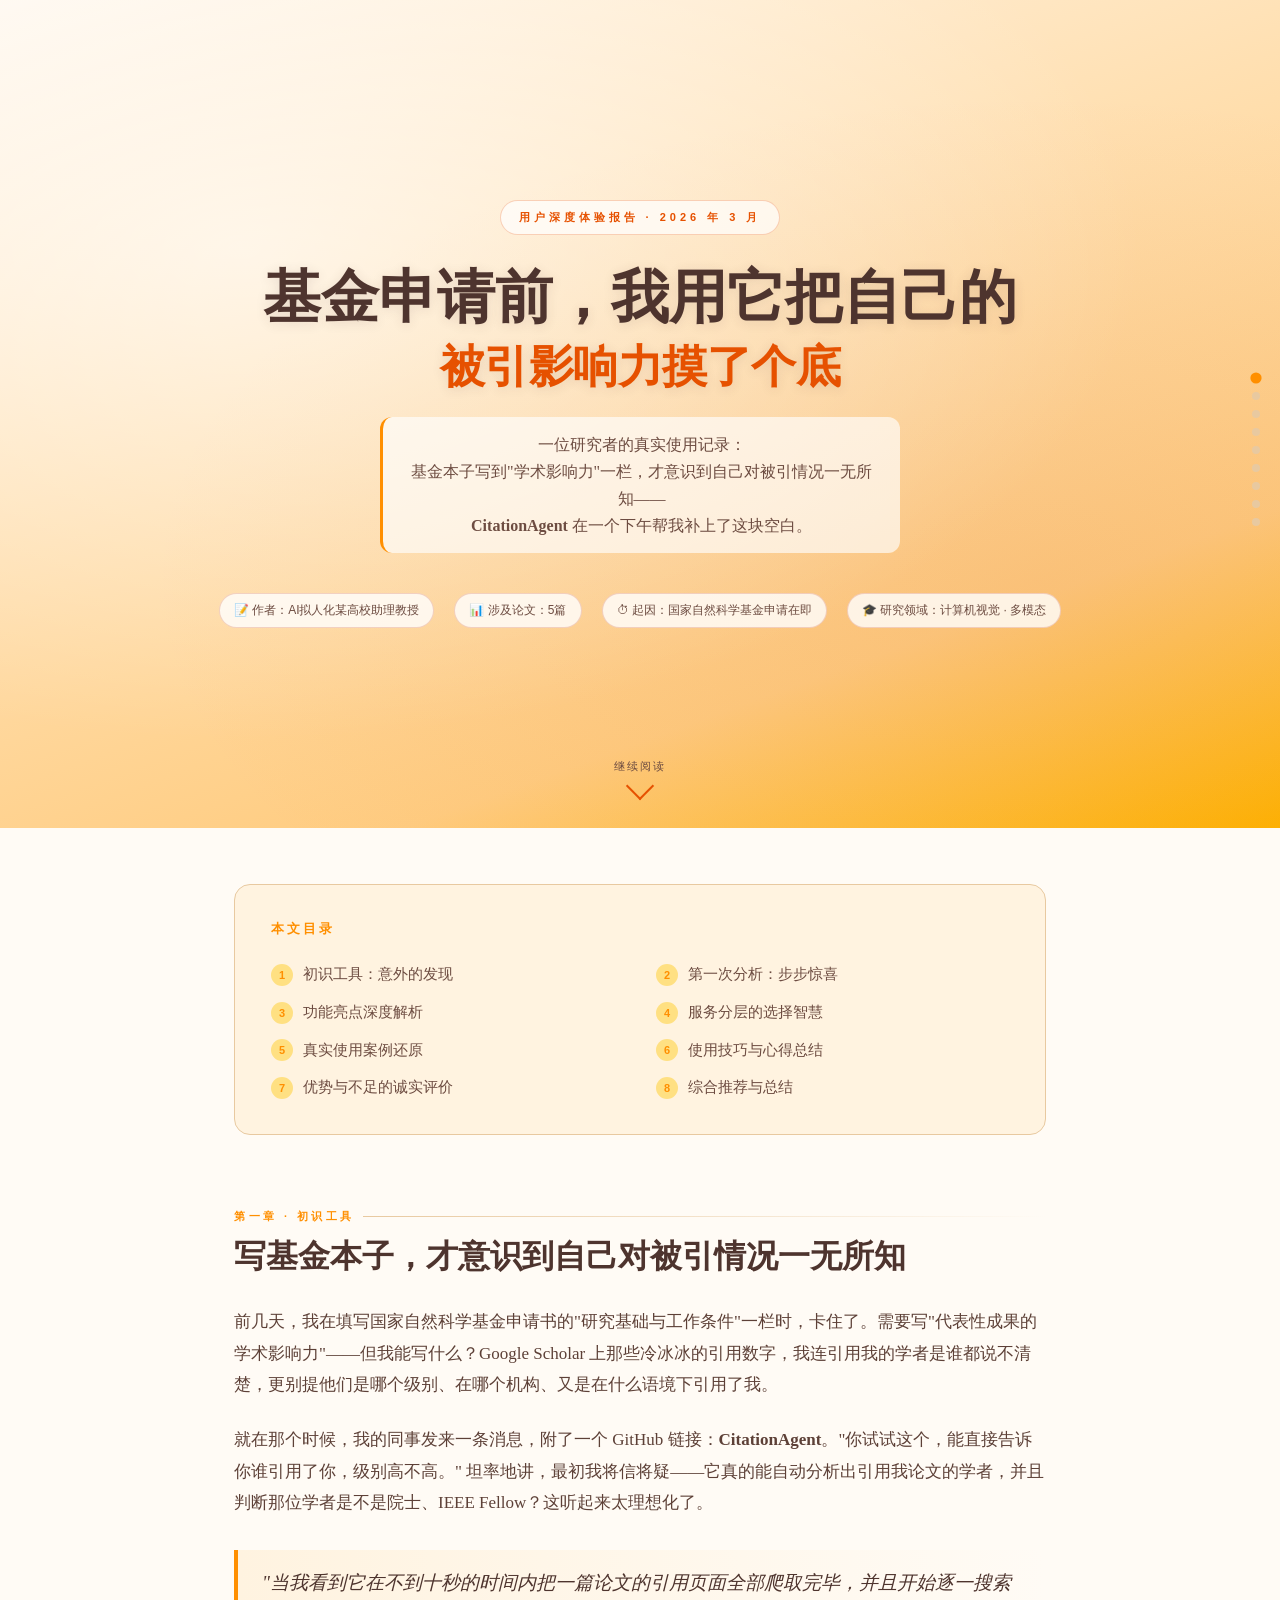
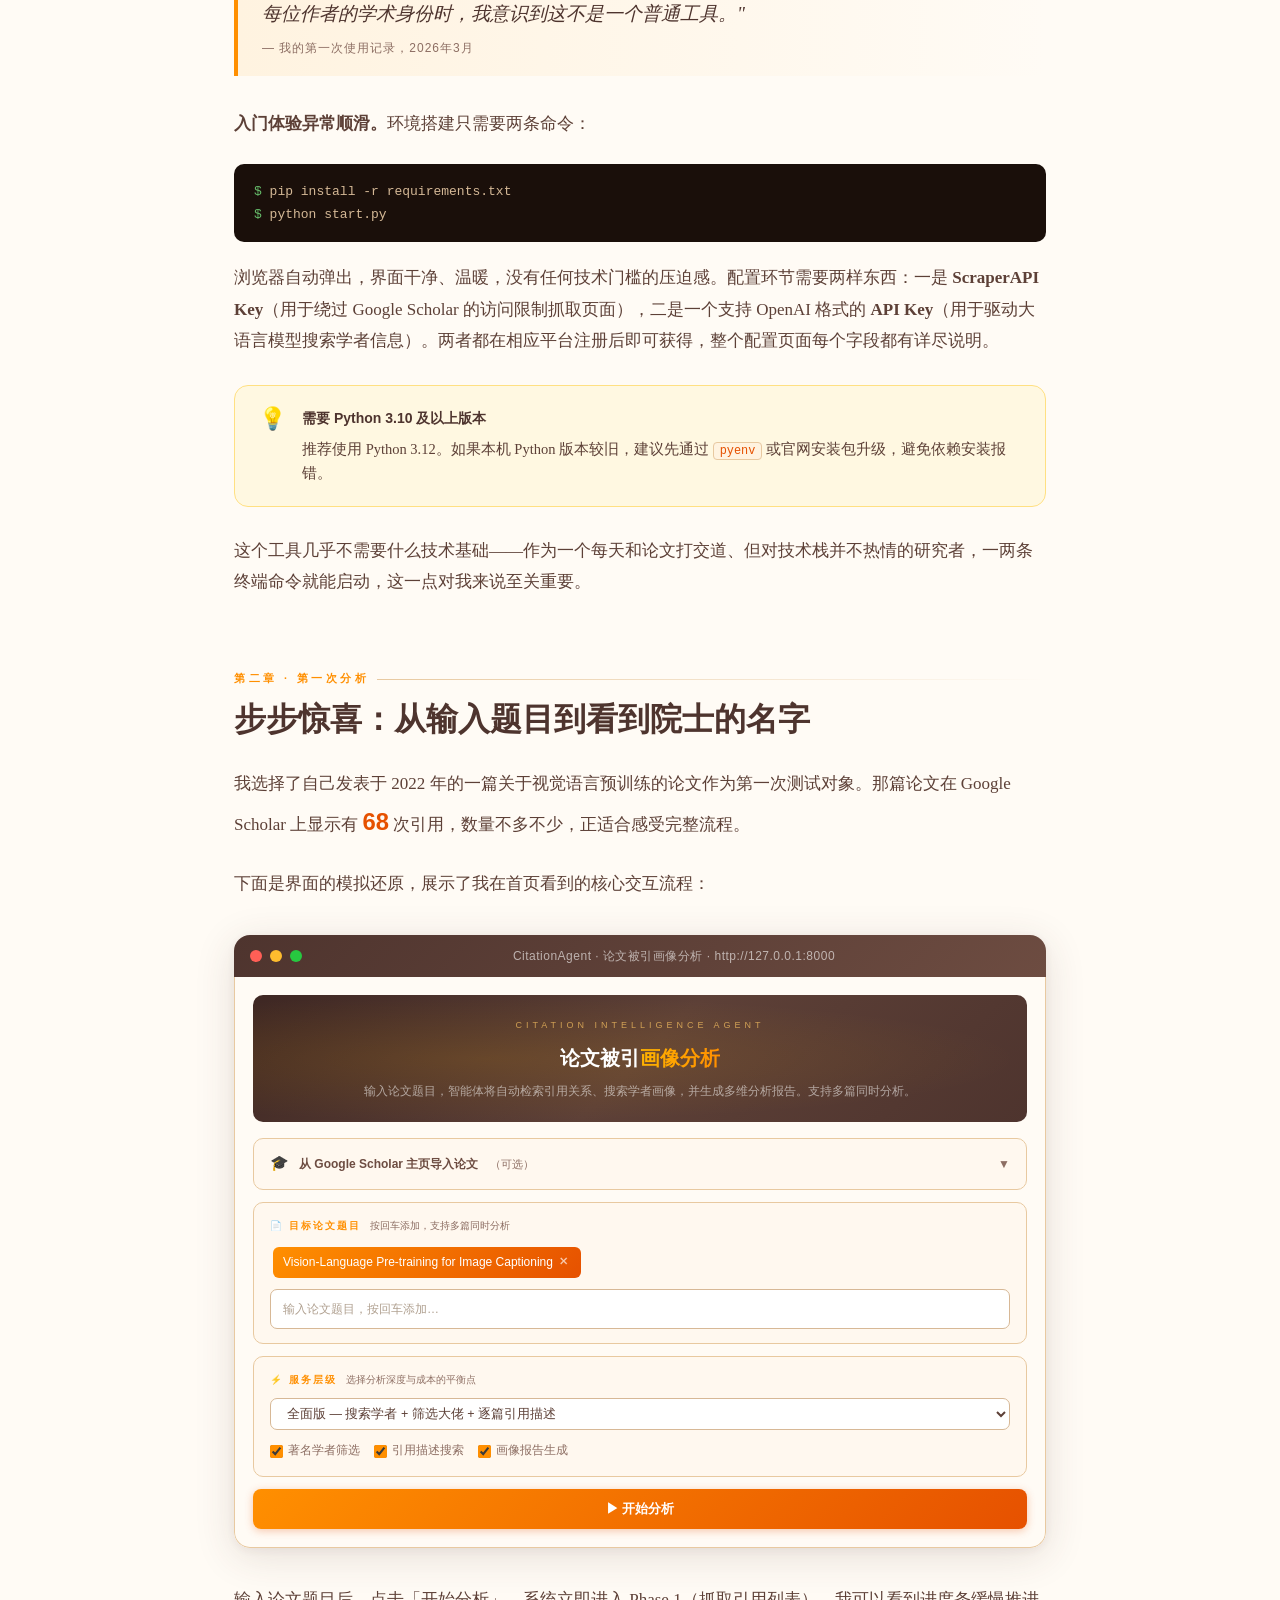
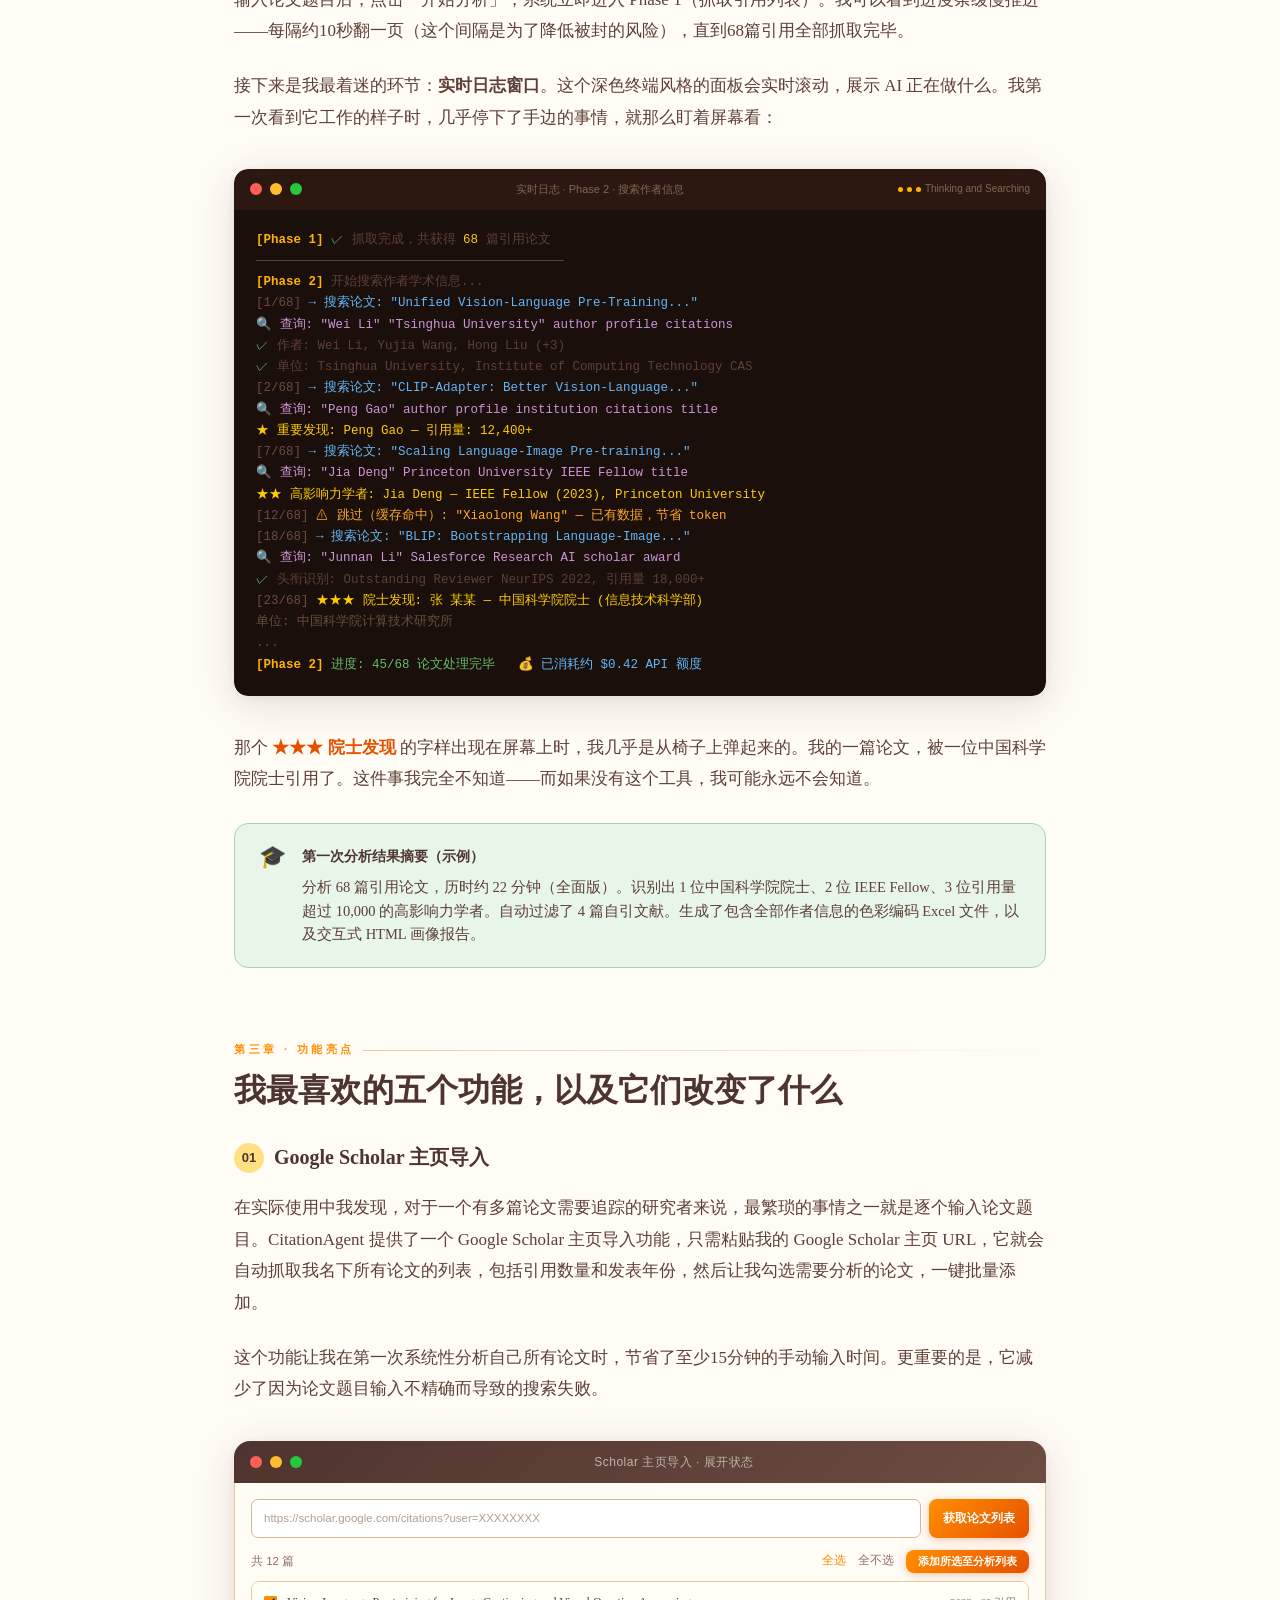
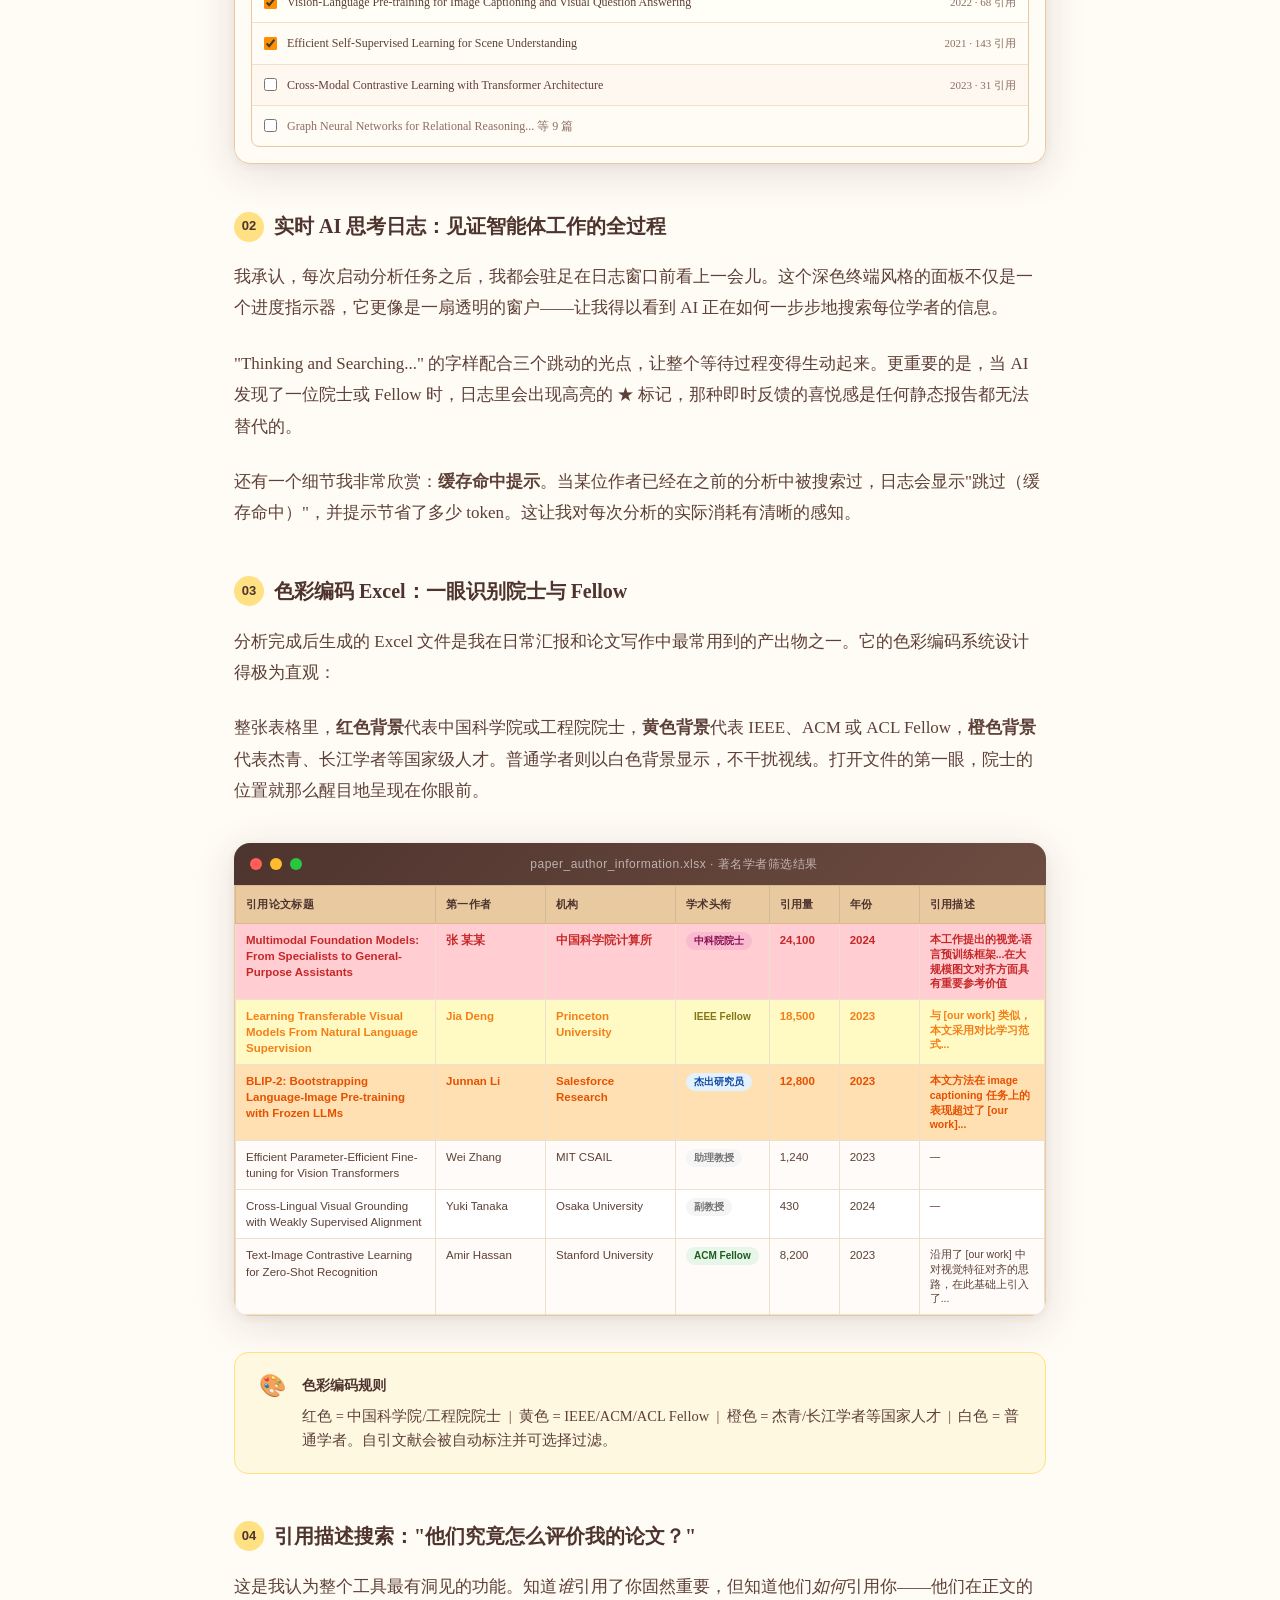
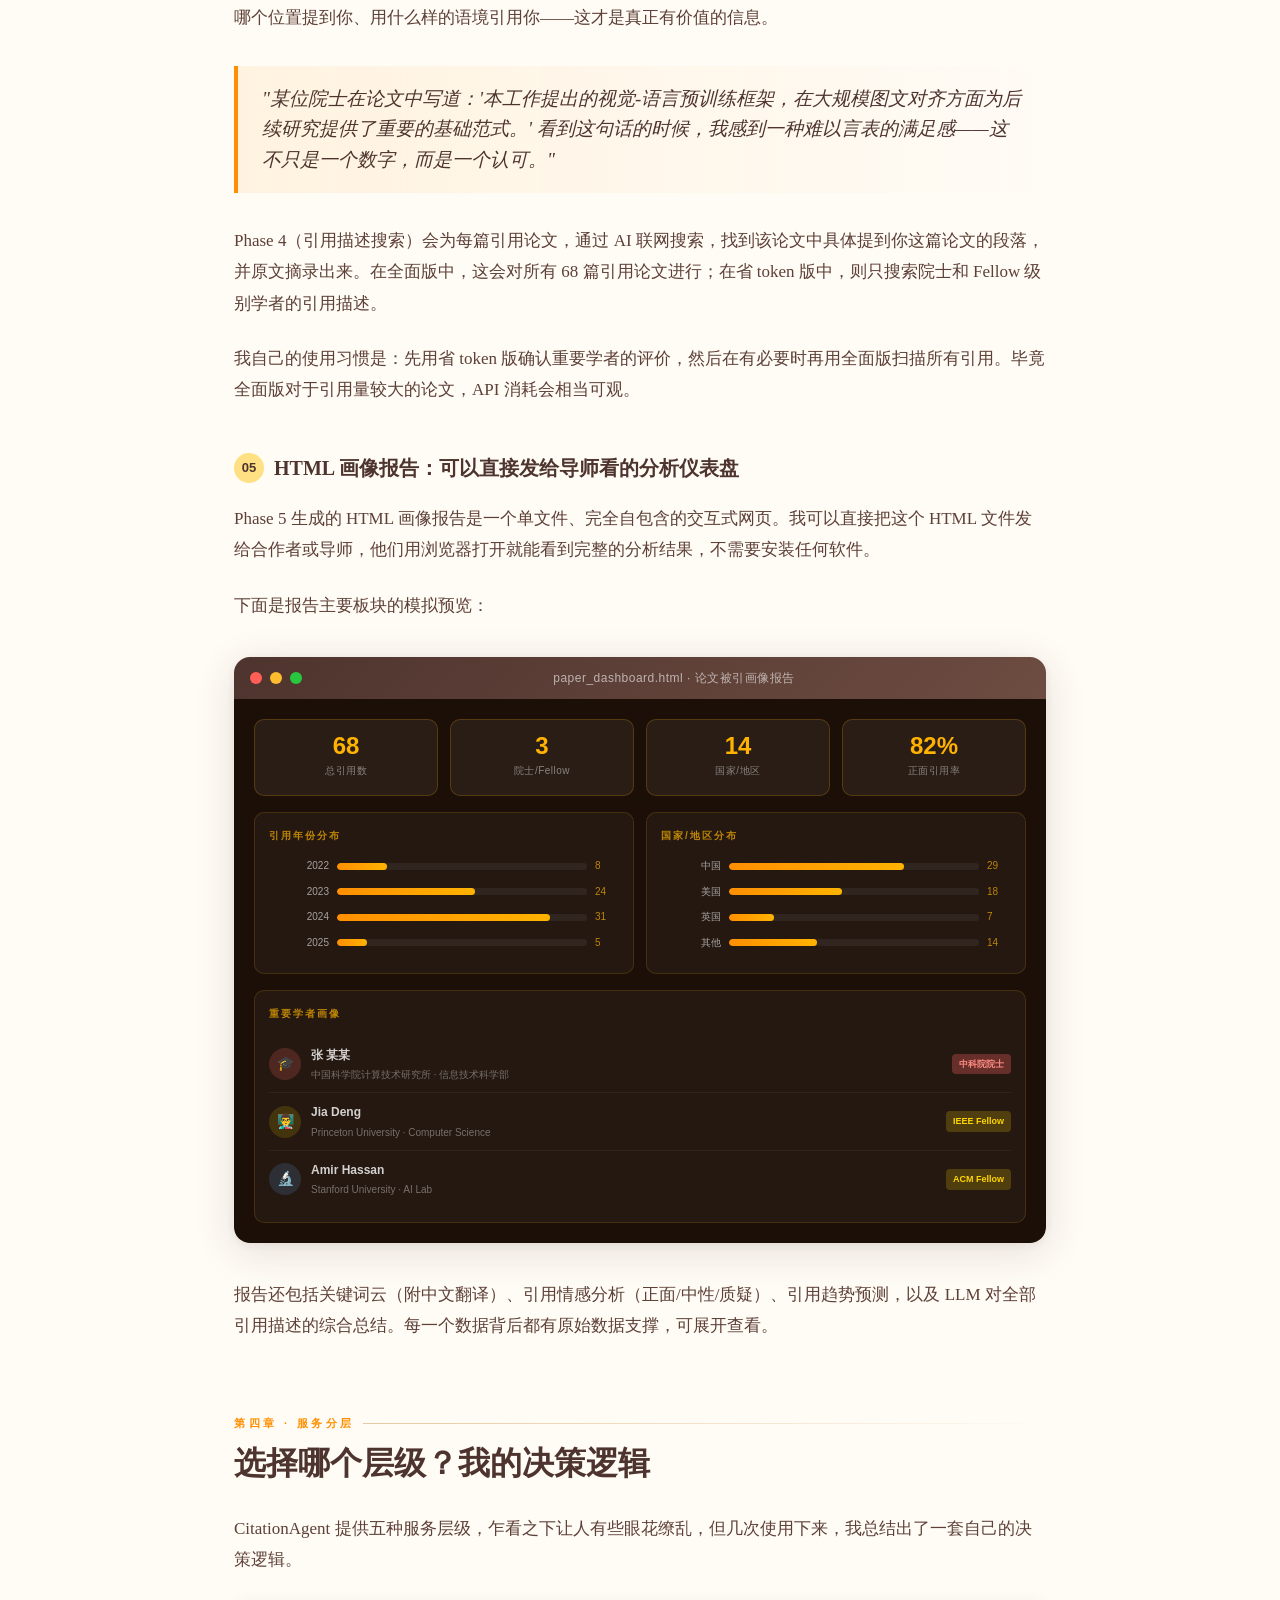
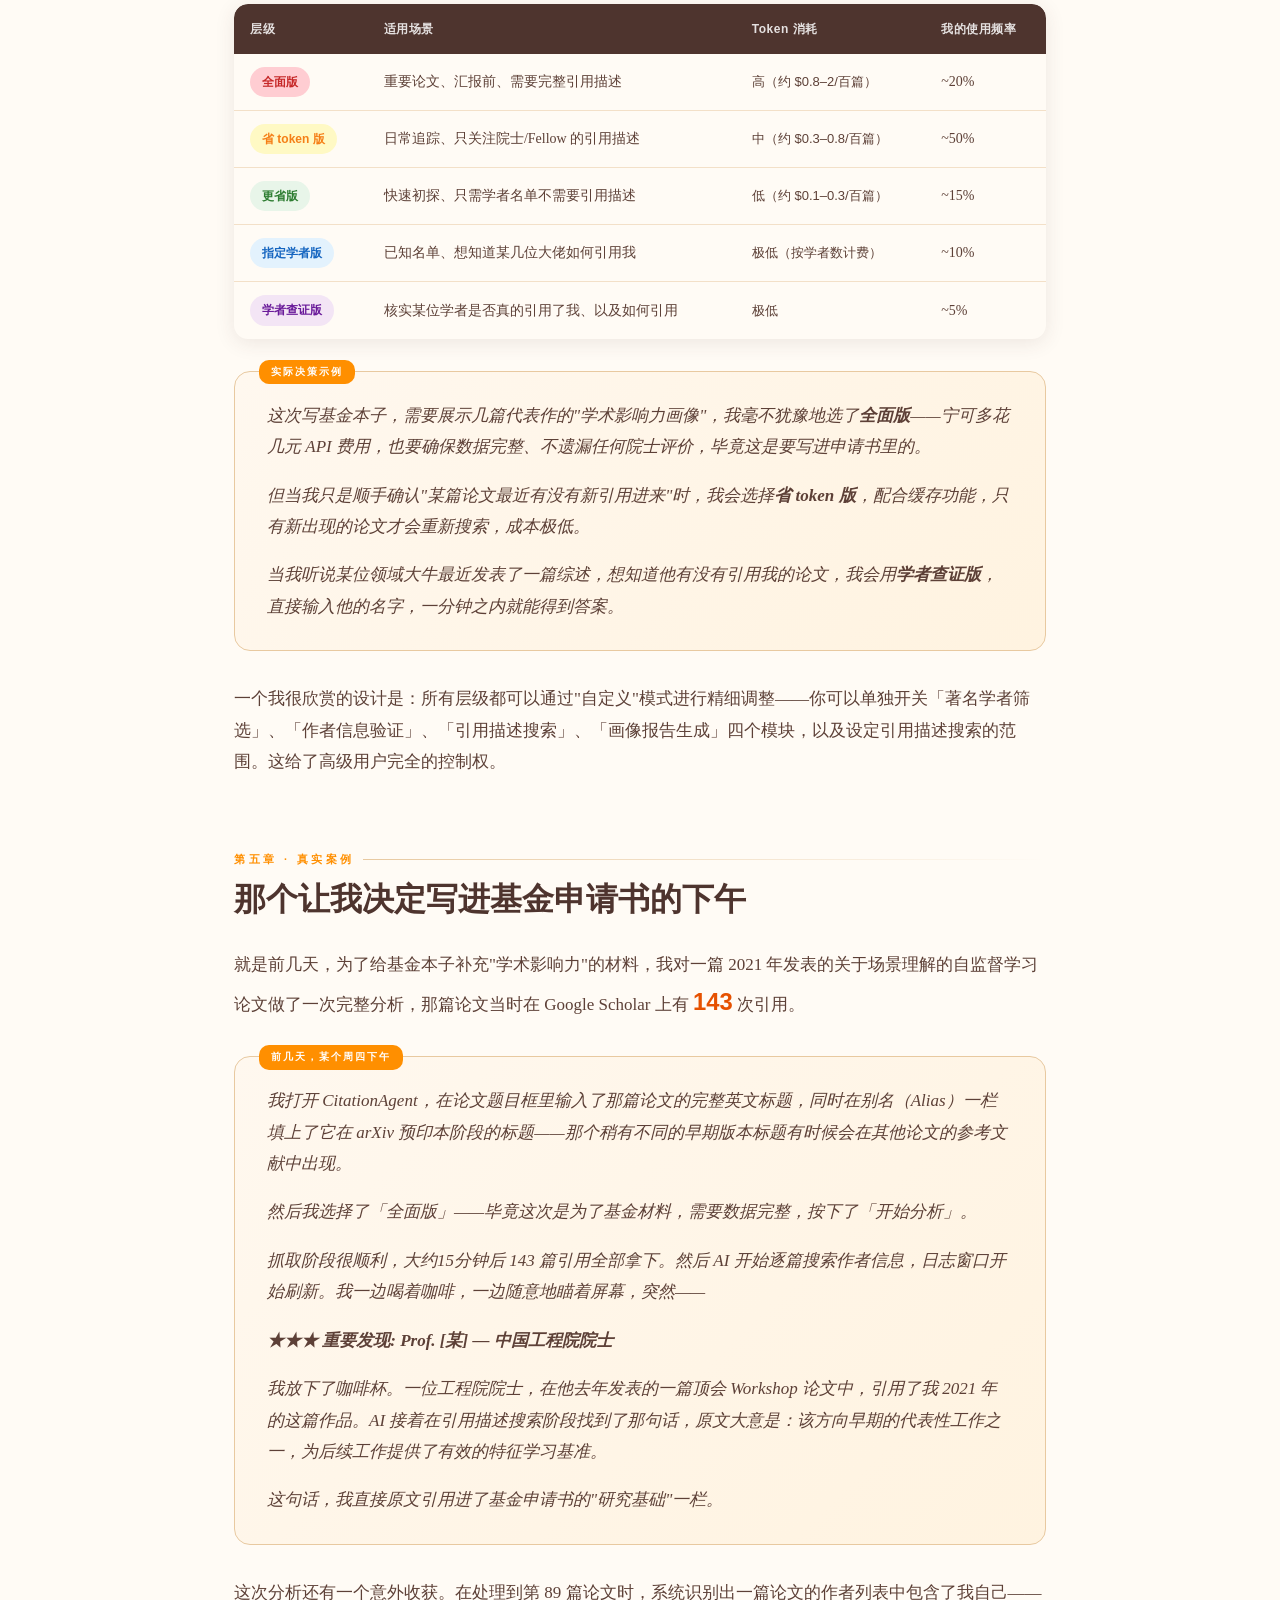
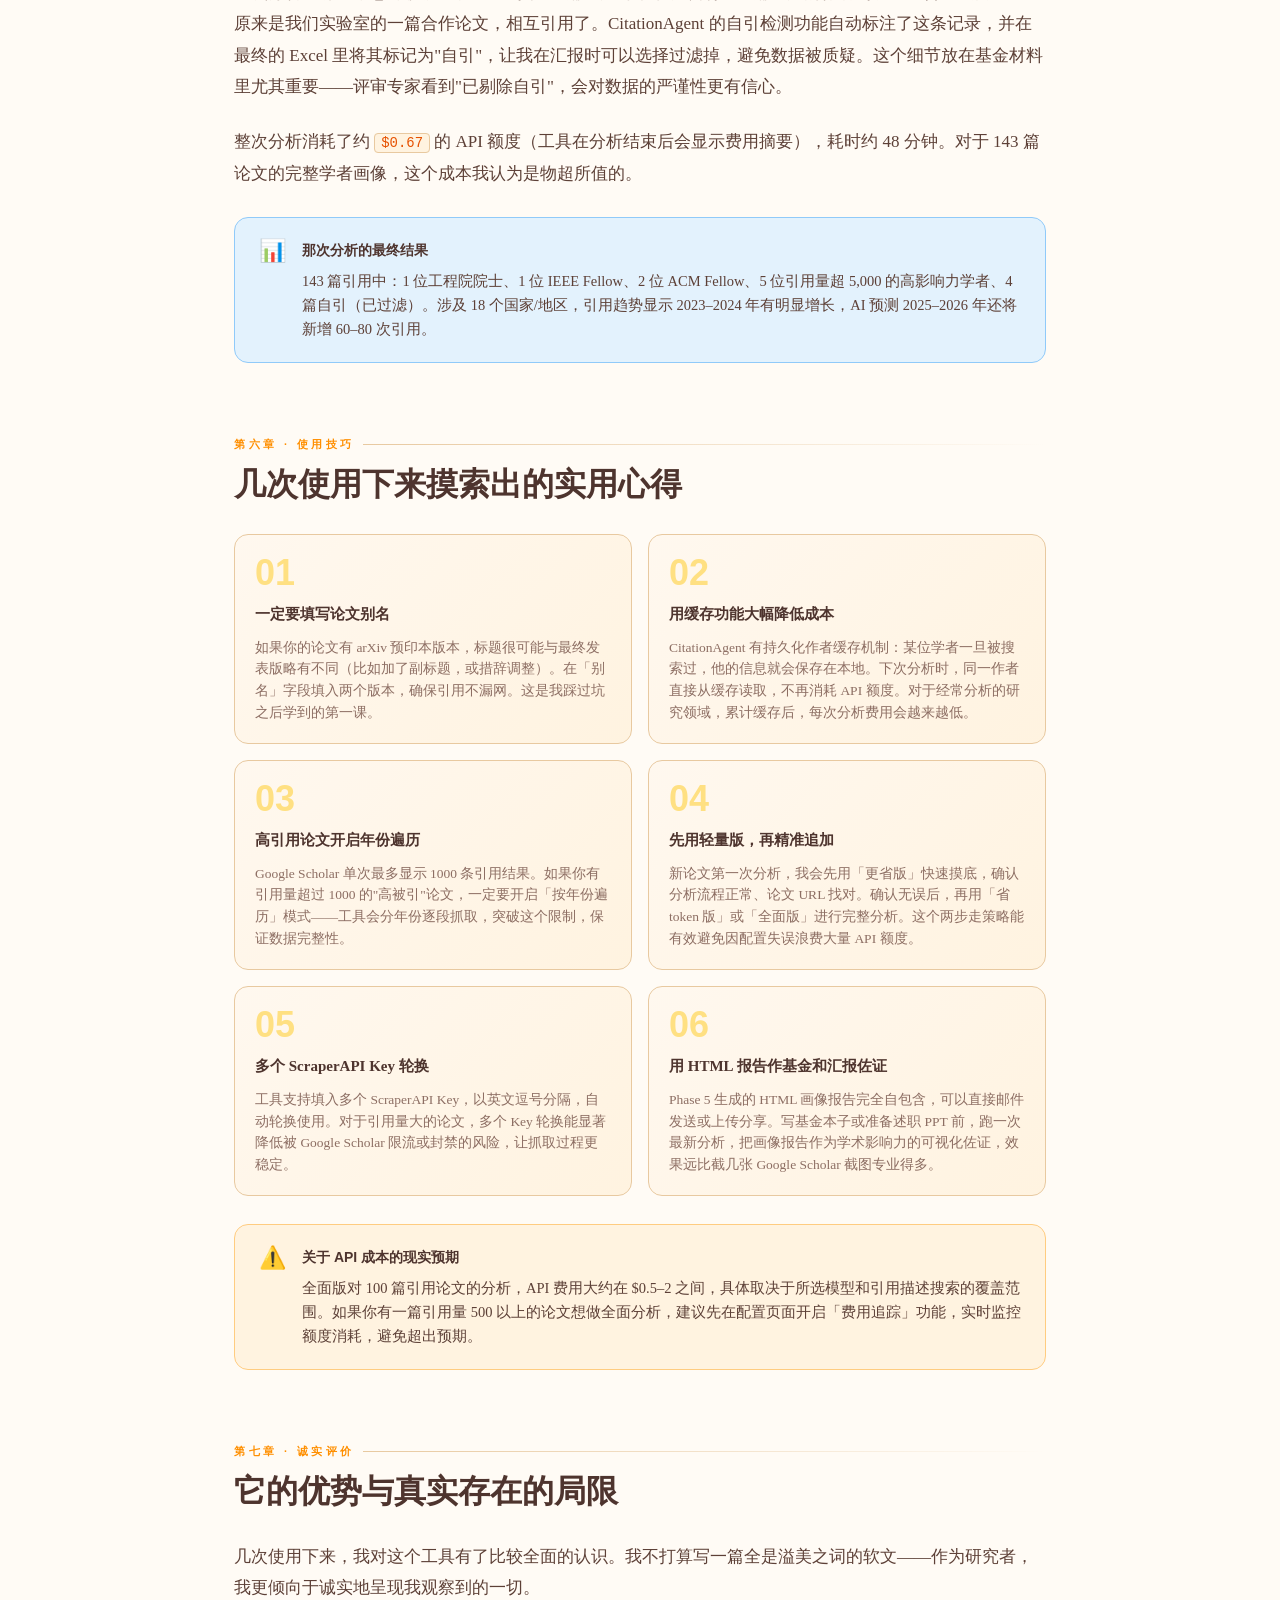
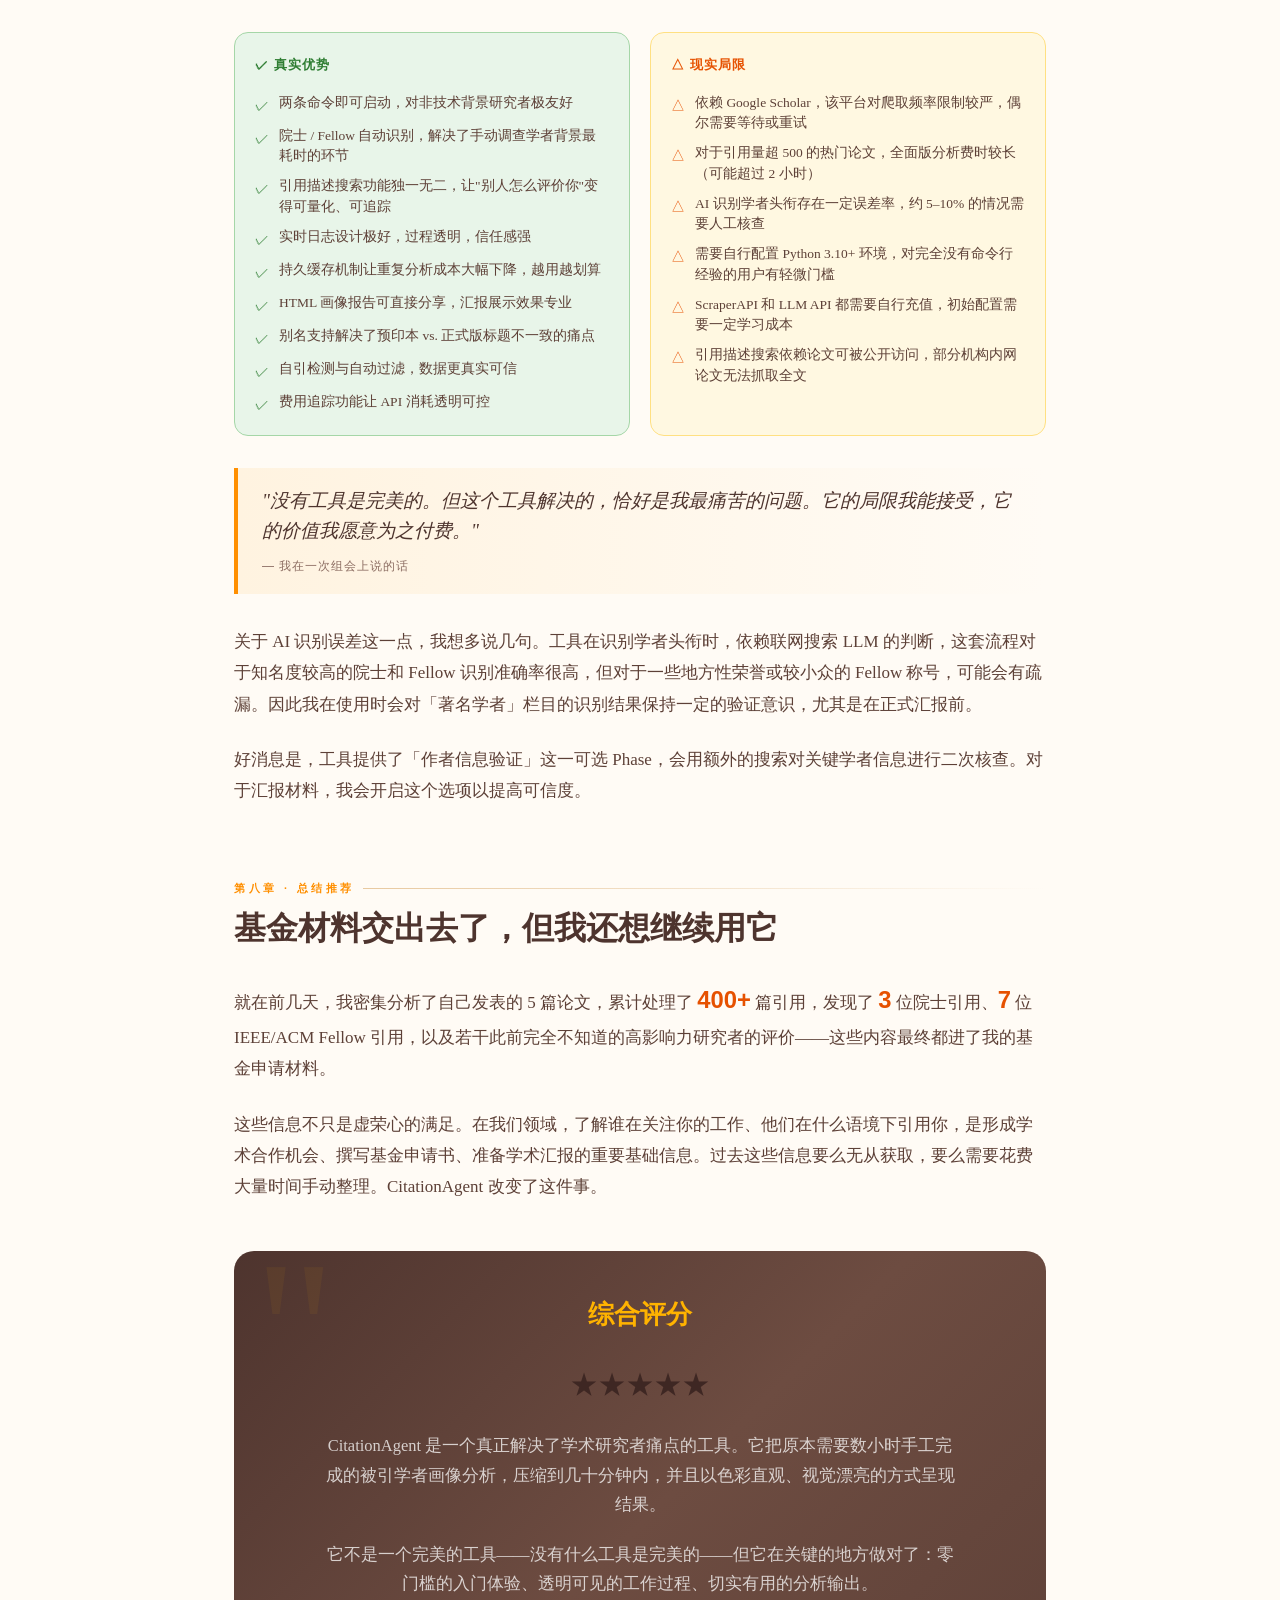
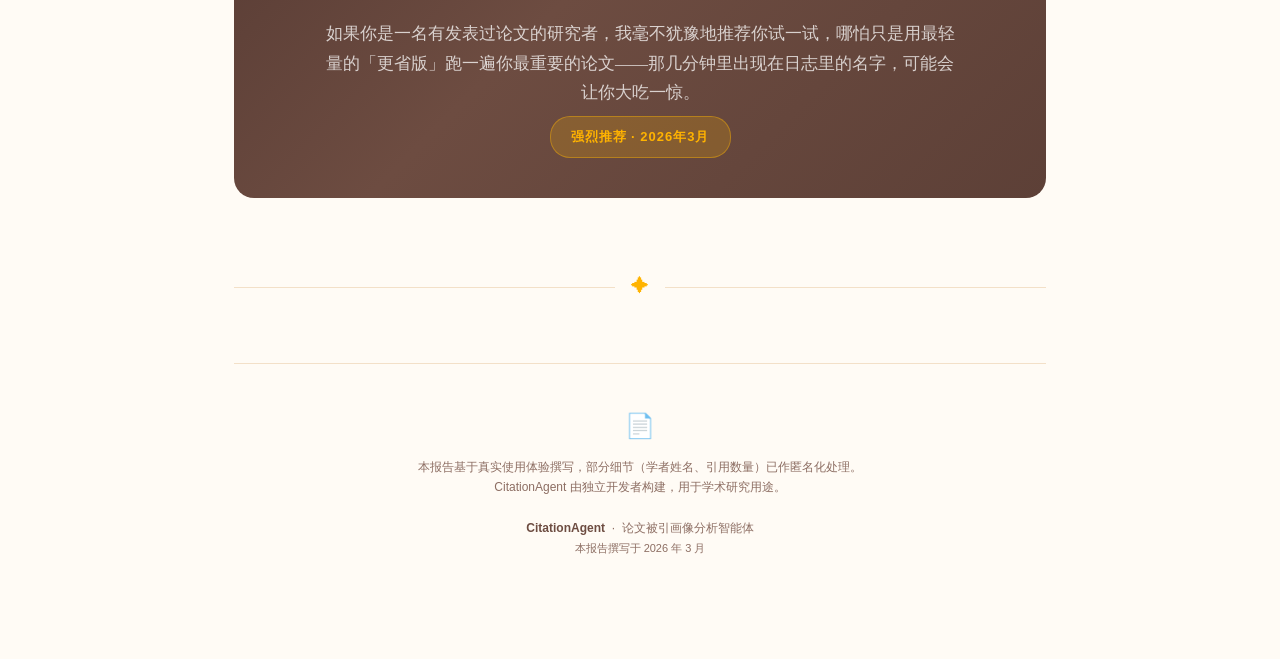
<file: use-report.html>
<!DOCTYPE html>
<html lang="zh-CN">
<head>
<meta charset="UTF-8">
<meta name="viewport" content="width=device-width, initial-scale=1.0">
<title>我用它分析了我的论文被引情况 — CitationAgent 深度使用报告</title>
<style>
  /* ─── Reset & Base ─── */
  *, *::before, *::after { box-sizing: border-box; margin: 0; padding: 0; }

  :root {
    --bg:         #FFFBF5;
    --bg2:        #FFF8EF;
    --bg3:        #FFF3E0;
    --warm-100:   #FFE0B2;
    --warm-200:   #FFCC80;
    --amber:      #FFB300;
    --amber-light: #FFE082;
    --orange:     #FF8F00;
    --deep-orange: #E65100;
    --burnt:      #BF360C;
    --brown:      #4E342E;
    --brown-light: #6D4C41;
    --muted:      #8D6E63;
    --border:     #F3E0C8;
    --border2:    #E8C9A0;
    --text:       #3E2723;
    --text-light: #5D4037;
    --white:      #FFFFFF;
    --green:      #2E7D32;
    --red:        #C62828;
    --blue:       #1565C0;
  }

  html { scroll-behavior: smooth; }

  body {
    font-family: 'Georgia', 'Noto Serif SC', 'STSong', serif;
    background: var(--bg);
    color: var(--text);
    line-height: 1.85;
    font-size: 17px;
  }

  /* ─── Layout ─── */
  .page-wrapper {
    max-width: 860px;
    margin: 0 auto;
    padding: 0 24px 80px;
  }

  /* ─── Cover ─── */
  .cover {
    min-height: 92vh;
    display: flex;
    flex-direction: column;
    justify-content: center;
    align-items: center;
    text-align: center;
    padding: 60px 20px;
    background: linear-gradient(160deg, #FFF8EF 0%, #FFE0B2 40%, #FFCC80 75%, #FFB300 100%);
    position: relative;
    overflow: hidden;
    margin: 0 -24px;
  }

  .cover::before {
    content: '';
    position: absolute;
    inset: 0;
    background:
      radial-gradient(ellipse at 20% 30%, rgba(255,255,255,0.6) 0%, transparent 60%),
      radial-gradient(ellipse at 80% 70%, rgba(191,54,12,0.08) 0%, transparent 60%);
  }

  .cover-eyebrow {
    font-family: 'Arial', sans-serif;
    font-size: 11px;
    letter-spacing: 4px;
    text-transform: uppercase;
    color: var(--deep-orange);
    font-weight: 700;
    margin-bottom: 28px;
    position: relative;
    background: rgba(255,255,255,0.7);
    padding: 6px 18px;
    border-radius: 20px;
    border: 1px solid rgba(230,81,0,0.25);
  }

  .cover-title {
    font-size: clamp(32px, 6vw, 58px);
    font-weight: 900;
    line-height: 1.2;
    color: var(--brown);
    position: relative;
    margin-bottom: 22px;
    text-shadow: 0 2px 12px rgba(78,52,46,0.12);
  }

  .cover-title em {
    font-style: normal;
    color: var(--deep-orange);
    display: block;
    font-size: 0.78em;
    font-weight: 700;
    margin-top: 8px;
    letter-spacing: -0.5px;
  }

  .cover-subtitle {
    font-size: 16px;
    color: var(--brown-light);
    max-width: 520px;
    line-height: 1.7;
    position: relative;
    background: rgba(255,255,255,0.65);
    padding: 14px 24px;
    border-radius: 12px;
    border-left: 3px solid var(--orange);
    margin-bottom: 40px;
  }

  .cover-meta {
    display: flex;
    gap: 20px;
    flex-wrap: wrap;
    justify-content: center;
    position: relative;
    font-family: 'Arial', sans-serif;
    font-size: 12px;
    color: var(--brown-light);
  }

  .cover-meta span {
    background: rgba(255,255,255,0.8);
    padding: 5px 14px;
    border-radius: 20px;
    border: 1px solid rgba(191,54,12,0.2);
  }

  .cover-scroll-hint {
    position: absolute;
    bottom: 32px;
    left: 50%;
    transform: translateX(-50%);
    font-family: 'Arial', sans-serif;
    font-size: 11px;
    color: var(--brown-light);
    letter-spacing: 2px;
    text-transform: uppercase;
    display: flex;
    flex-direction: column;
    align-items: center;
    gap: 8px;
    animation: bounce 2s infinite;
  }

  @keyframes bounce {
    0%, 100% { transform: translateX(-50%) translateY(0); }
    50% { transform: translateX(-50%) translateY(8px); }
  }

  .arrow-down {
    width: 20px;
    height: 20px;
    border-right: 2px solid var(--deep-orange);
    border-bottom: 2px solid var(--deep-orange);
    transform: rotate(45deg);
    margin-top: -8px;
  }

  /* ─── TOC ─── */
  .toc-section {
    background: var(--bg3);
    border: 1px solid var(--border2);
    border-radius: 16px;
    padding: 32px 36px;
    margin: 56px 0 48px;
  }

  .toc-title {
    font-size: 13px;
    letter-spacing: 3px;
    text-transform: uppercase;
    color: var(--orange);
    font-family: 'Arial', sans-serif;
    font-weight: 700;
    margin-bottom: 20px;
  }

  .toc-list {
    list-style: none;
    display: grid;
    grid-template-columns: 1fr 1fr;
    gap: 10px 32px;
  }

  .toc-list li a {
    text-decoration: none;
    color: var(--brown-light);
    font-size: 15px;
    display: flex;
    align-items: center;
    gap: 10px;
    transition: color 0.2s;
  }

  .toc-list li a:hover { color: var(--deep-orange); }

  .toc-num {
    font-family: 'Arial', sans-serif;
    font-size: 11px;
    font-weight: 700;
    color: var(--orange);
    background: var(--amber-light);
    width: 22px;
    height: 22px;
    border-radius: 50%;
    display: inline-flex;
    align-items: center;
    justify-content: center;
    flex-shrink: 0;
  }

  /* ─── Section ─── */
  .section {
    margin: 72px 0;
    scroll-margin-top: 32px;
  }

  .section-eyebrow {
    font-family: 'Arial', sans-serif;
    font-size: 10.5px;
    letter-spacing: 3.5px;
    text-transform: uppercase;
    color: var(--orange);
    font-weight: 700;
    margin-bottom: 10px;
    display: flex;
    align-items: center;
    gap: 8px;
  }

  .section-eyebrow::after {
    content: '';
    flex: 1;
    height: 1px;
    background: linear-gradient(to right, var(--border2), transparent);
  }

  .section-title {
    font-size: clamp(22px, 4vw, 32px);
    font-weight: 800;
    color: var(--brown);
    line-height: 1.3;
    margin-bottom: 28px;
  }

  /* ─── Body Text ─── */
  p {
    margin-bottom: 1.4em;
    color: var(--text-light);
  }

  p:last-child { margin-bottom: 0; }

  /* ─── Pull Quote ─── */
  .pull-quote {
    border-left: 4px solid var(--orange);
    background: linear-gradient(to right, var(--bg3), transparent);
    padding: 18px 24px;
    margin: 32px 0;
    border-radius: 0 12px 12px 0;
    font-size: 19px;
    color: var(--brown);
    font-style: italic;
    line-height: 1.6;
  }

  .pull-quote cite {
    display: block;
    font-size: 12px;
    font-style: normal;
    color: var(--muted);
    margin-top: 10px;
    font-family: 'Arial', sans-serif;
    letter-spacing: 1px;
  }

  /* ─── Callout Box ─── */
  .callout {
    border-radius: 14px;
    padding: 20px 24px;
    margin: 28px 0;
    display: flex;
    gap: 16px;
    align-items: flex-start;
  }

  .callout-tip {
    background: #FFF8E1;
    border: 1px solid #FFE082;
  }

  .callout-info {
    background: #E3F2FD;
    border: 1px solid #90CAF9;
  }

  .callout-success {
    background: #E8F5E9;
    border: 1px solid #A5D6A7;
  }

  .callout-warn {
    background: #FFF3E0;
    border: 1px solid #FFCC80;
  }

  .callout-icon {
    font-size: 22px;
    flex-shrink: 0;
    line-height: 1;
    margin-top: 2px;
  }

  .callout-body { flex: 1; }

  .callout-title {
    font-size: 14px;
    font-weight: 700;
    font-family: 'Arial', sans-serif;
    margin-bottom: 6px;
    color: var(--brown);
  }

  .callout-text {
    font-size: 14.5px;
    color: var(--text-light);
    line-height: 1.65;
    margin: 0;
  }

  /* ─── UI Mockup Base ─── */
  .mockup-wrap {
    margin: 36px 0;
    border-radius: 16px;
    overflow: hidden;
    box-shadow: 0 8px 40px rgba(78,52,46,0.14), 0 2px 8px rgba(78,52,46,0.06);
  }

  .mockup-titlebar {
    background: linear-gradient(135deg, #4E342E 0%, #6D4C41 100%);
    padding: 10px 16px;
    display: flex;
    align-items: center;
    gap: 8px;
  }

  .mockup-dot {
    width: 12px;
    height: 12px;
    border-radius: 50%;
    flex-shrink: 0;
  }

  .mockup-dot.r { background: #FF5F56; }
  .mockup-dot.y { background: #FEBC2E; }
  .mockup-dot.g { background: #27C840; }

  .mockup-titlebar-label {
    font-family: 'Arial', sans-serif;
    font-size: 12px;
    color: rgba(255,255,255,0.6);
    margin-left: 8px;
    flex: 1;
    text-align: center;
    letter-spacing: 0.5px;
  }

  .mockup-body {
    background: #FFFBF5;
    padding: 24px;
    border: 1px solid var(--border2);
    border-top: none;
    border-radius: 0 0 16px 16px;
  }

  /* ─── App UI Mockup ─── */
  .ui-hero-bar {
    background: linear-gradient(135deg, #3E2723 0%, #5D4037 50%, #4E342E 100%);
    border-radius: 10px;
    padding: 22px 24px;
    margin-bottom: 16px;
    text-align: center;
    position: relative;
    overflow: hidden;
  }

  .ui-hero-bar::before {
    content: '';
    position: absolute;
    inset: 0;
    background: radial-gradient(ellipse at 30% 50%, rgba(255,179,0,0.12) 0%, transparent 70%);
  }

  .ui-hero-eyebrow {
    font-family: 'Arial', sans-serif;
    font-size: 9px;
    letter-spacing: 4px;
    color: rgba(255,200,100,0.7);
    text-transform: uppercase;
    margin-bottom: 6px;
    position: relative;
  }

  .ui-hero-title {
    font-size: 20px;
    font-weight: 800;
    color: #FFF;
    position: relative;
  }

  .ui-hero-title span {
    background: linear-gradient(90deg, #FFB300, #FF8F00);
    -webkit-background-clip: text;
    -webkit-text-fill-color: transparent;
    background-clip: text;
  }

  .ui-hero-desc {
    font-size: 11.5px;
    color: rgba(255,255,255,0.55);
    margin-top: 6px;
    position: relative;
    line-height: 1.5;
  }

  .ui-card {
    background: #FFF8EF;
    border: 1px solid #E8C9A0;
    border-radius: 10px;
    padding: 14px 16px;
    margin-bottom: 12px;
  }

  .ui-card-label {
    font-family: 'Arial', sans-serif;
    font-size: 9.5px;
    font-weight: 700;
    letter-spacing: 2px;
    text-transform: uppercase;
    color: var(--orange);
    margin-bottom: 10px;
  }

  .ui-input {
    width: 100%;
    background: white;
    border: 1px solid #D7B896;
    border-radius: 7px;
    padding: 8px 12px;
    font-size: 13px;
    color: var(--text-light);
    font-family: 'Arial', sans-serif;
  }

  .ui-tag {
    display: inline-flex;
    align-items: center;
    gap: 6px;
    background: linear-gradient(135deg, #FF8F00, #E65100);
    color: white;
    padding: 4px 12px 4px 10px;
    border-radius: 6px;
    font-size: 12px;
    font-family: 'Arial', sans-serif;
    margin: 3px;
  }

  .ui-tag-x {
    opacity: 0.7;
    cursor: pointer;
    font-size: 10px;
  }

  .ui-btn-primary {
    display: inline-flex;
    align-items: center;
    gap: 7px;
    background: linear-gradient(135deg, #FF8F00, #E65100);
    color: white;
    padding: 9px 20px;
    border-radius: 8px;
    font-family: 'Arial', sans-serif;
    font-size: 13px;
    font-weight: 600;
    border: none;
    cursor: pointer;
    box-shadow: 0 2px 8px rgba(230,81,0,0.3);
  }

  .ui-select {
    background: white;
    border: 1px solid #D7B896;
    border-radius: 7px;
    padding: 7px 12px;
    font-size: 12.5px;
    color: var(--text-light);
    font-family: 'Arial', sans-serif;
    width: 100%;
  }

  .ui-tier-row {
    display: flex;
    gap: 8px;
    margin-bottom: 10px;
    align-items: center;
  }

  .ui-tier-badge {
    font-family: 'Arial', sans-serif;
    font-size: 10px;
    font-weight: 700;
    padding: 3px 9px;
    border-radius: 4px;
    white-space: nowrap;
  }

  .ui-tier-full { background: #E65100; color: white; }
  .ui-tier-lite { background: #FF8F00; color: white; }
  .ui-tier-mini { background: #FFB300; color: #4E342E; }
  .ui-tier-custom { background: #8D6E63; color: white; }

  /* ─── Terminal / Log Mockup ─── */
  .terminal {
    background: #1A0F0A;
    border-radius: 0 0 14px 14px;
    padding: 20px 22px;
    font-family: 'Menlo', 'Monaco', 'Courier New', monospace;
    font-size: 12.5px;
    line-height: 1.7;
    min-height: 280px;
    color: #D4B896;
    overflow-x: auto;
  }

  .terminal-titlebar {
    background: #2C1810;
    padding: 10px 16px;
    display: flex;
    align-items: center;
    gap: 8px;
    border-radius: 14px 14px 0 0;
  }

  .t-dot { width: 12px; height: 12px; border-radius: 50%; flex-shrink: 0; }
  .t-dot.r { background: #FF5F56; }
  .t-dot.y { background: #FEBC2E; }
  .t-dot.g { background: #27C840; }

  .t-label {
    font-family: 'Arial', sans-serif;
    font-size: 11px;
    color: rgba(212, 184, 150, 0.5);
    flex: 1;
    text-align: center;
  }

  .t-thinking {
    display: inline-flex;
    align-items: center;
    gap: 4px;
    margin-left: auto;
    font-size: 10px;
    color: rgba(212, 184, 150, 0.5);
    font-family: 'Arial', sans-serif;
  }

  .t-dot-anim {
    width: 5px;
    height: 5px;
    border-radius: 50%;
    background: #FFB300;
    animation: pulse 1.2s ease-in-out infinite;
  }

  .t-dot-anim:nth-child(2) { animation-delay: 0.2s; }
  .t-dot-anim:nth-child(3) { animation-delay: 0.4s; }

  @keyframes pulse {
    0%, 100% { opacity: 0.3; transform: scale(0.8); }
    50% { opacity: 1; transform: scale(1); }
  }

  .log-line { margin: 0; }
  .log-phase { color: #FFB300; font-weight: 700; }
  .log-ok { color: #66BB6A; }
  .log-info { color: #64B5F6; }
  .log-search { color: #CE93D8; }
  .log-found { color: #FFCC02; }
  .log-warn { color: #FFA726; }
  .log-dim { color: #6D4C41; }

  /* ─── Excel Mockup ─── */
  .excel-wrap {
    overflow-x: auto;
    border-radius: 0 0 14px 14px;
    border: 1px solid var(--border2);
    border-top: none;
  }

  .excel-table {
    width: 100%;
    border-collapse: collapse;
    font-family: 'Arial', sans-serif;
    font-size: 11.5px;
    min-width: 720px;
  }

  .excel-table thead th {
    background: #E8C9A0;
    color: #4E342E;
    font-weight: 700;
    padding: 9px 10px;
    text-align: left;
    border: 1px solid #D7B896;
    letter-spacing: 0.3px;
    font-size: 10.5px;
    text-transform: uppercase;
    white-space: nowrap;
  }

  .excel-table tbody tr:nth-child(even) td { background: #FFFBF8; }
  .excel-table tbody tr:nth-child(odd) td { background: #FFFFFF; }

  .excel-table tbody td {
    padding: 8px 10px;
    border: 1px solid #EDE0CF;
    color: #5D4037;
    vertical-align: top;
    line-height: 1.4;
  }

  .excel-table tbody tr:hover td {
    background: #FFF3E0 !important;
  }

  .cell-red { background: #FFCDD2 !important; color: #C62828 !important; font-weight: 700; }
  .cell-yellow { background: #FFF9C4 !important; color: #F57F17 !important; font-weight: 700; }
  .cell-orange { background: #FFE0B2 !important; color: #E65100 !important; font-weight: 600; }
  .cell-normal { }

  .badge-pill {
    display: inline-block;
    padding: 2px 8px;
    border-radius: 10px;
    font-size: 10px;
    font-weight: 700;
    white-space: nowrap;
  }

  .badge-cae { background: #FFCDD2; color: #B71C1C; }
  .badge-cas { background: #F8BBD0; color: #880E4F; }
  .badge-ieee { background: #FFF9C4; color: #827717; }
  .badge-acm { background: #E8F5E9; color: #1B5E20; }
  .badge-cj { background: #E3F2FD; color: #0D47A1; }
  .badge-normal { background: #F5F5F5; color: #757575; }

  /* ─── Dashboard Preview ─── */
  .dash-preview {
    background: #1C0F08;
    border-radius: 0 0 14px 14px;
    padding: 20px;
    min-height: 400px;
  }

  .dash-stat-row {
    display: grid;
    grid-template-columns: repeat(4, 1fr);
    gap: 12px;
    margin-bottom: 16px;
  }

  .dash-stat {
    background: rgba(255,255,255,0.06);
    border: 1px solid rgba(255,179,0,0.2);
    border-radius: 10px;
    padding: 14px 12px;
    text-align: center;
  }

  .dash-stat-num {
    font-size: 24px;
    font-weight: 800;
    color: #FFB300;
    font-family: 'Arial', sans-serif;
    line-height: 1;
    margin-bottom: 4px;
  }

  .dash-stat-label {
    font-size: 10px;
    color: rgba(255,255,255,0.45);
    font-family: 'Arial', sans-serif;
    letter-spacing: 0.5px;
  }

  .dash-chart-row {
    display: grid;
    grid-template-columns: 1fr 1fr;
    gap: 12px;
    margin-bottom: 16px;
  }

  .dash-chart-box {
    background: rgba(255,255,255,0.04);
    border: 1px solid rgba(255,179,0,0.15);
    border-radius: 10px;
    padding: 14px;
  }

  .dash-chart-title {
    font-family: 'Arial', sans-serif;
    font-size: 10px;
    letter-spacing: 2px;
    text-transform: uppercase;
    color: rgba(255,179,0,0.7);
    margin-bottom: 12px;
    font-weight: 700;
  }

  .bar-chart-row {
    display: flex;
    align-items: center;
    gap: 8px;
    margin-bottom: 7px;
  }

  .bar-label {
    font-family: 'Arial', sans-serif;
    font-size: 10px;
    color: rgba(255,255,255,0.6);
    width: 60px;
    text-align: right;
    flex-shrink: 0;
    white-space: nowrap;
  }

  .bar-track {
    flex: 1;
    height: 7px;
    background: rgba(255,255,255,0.06);
    border-radius: 4px;
    overflow: hidden;
  }

  .bar-fill {
    height: 100%;
    border-radius: 4px;
    background: linear-gradient(to right, #FF8F00, #FFB300);
  }

  .bar-val {
    font-family: 'Arial', sans-serif;
    font-size: 10px;
    color: rgba(255,179,0,0.7);
    width: 24px;
    flex-shrink: 0;
  }

  /* scholar cards in dash */
  .dash-scholar-list {
    background: rgba(255,255,255,0.04);
    border: 1px solid rgba(255,179,0,0.15);
    border-radius: 10px;
    padding: 14px;
  }

  .dash-scholar-item {
    display: flex;
    align-items: center;
    gap: 10px;
    padding: 8px 0;
    border-bottom: 1px solid rgba(255,255,255,0.05);
  }

  .dash-scholar-item:last-child { border-bottom: none; }

  .dash-scholar-avatar {
    width: 32px;
    height: 32px;
    border-radius: 50%;
    display: flex;
    align-items: center;
    justify-content: center;
    font-size: 14px;
    flex-shrink: 0;
  }

  .dash-scholar-name {
    font-size: 12px;
    color: rgba(255,255,255,0.8);
    font-family: 'Arial', sans-serif;
    font-weight: 600;
  }

  .dash-scholar-aff {
    font-size: 10px;
    color: rgba(255,255,255,0.38);
    font-family: 'Arial', sans-serif;
  }

  .dash-scholar-badge {
    margin-left: auto;
    font-size: 9px;
    font-weight: 700;
    padding: 2px 7px;
    border-radius: 4px;
    white-space: nowrap;
    font-family: 'Arial', sans-serif;
  }

  .dsb-cas { background: rgba(255,100,100,0.3); color: #FF8A80; }
  .dsb-ieee { background: rgba(255,214,0,0.2); color: #FFD600; }
  .dsb-cj { background: rgba(100,180,255,0.2); color: #82B1FF; }

  /* ─── Service Tier Table ─── */
  .tier-table {
    width: 100%;
    border-collapse: separate;
    border-spacing: 0;
    border-radius: 14px;
    overflow: hidden;
    box-shadow: 0 4px 20px rgba(78,52,46,0.1);
    margin: 28px 0;
  }

  .tier-table thead th {
    background: #4E342E;
    color: rgba(255,255,255,0.85);
    padding: 14px 16px;
    font-family: 'Arial', sans-serif;
    font-size: 12px;
    font-weight: 600;
    text-align: left;
    letter-spacing: 0.5px;
  }

  .tier-table thead th:first-child { border-radius: 14px 0 0 0; }
  .tier-table thead th:last-child { border-radius: 0 14px 0 0; }

  .tier-table tbody tr { transition: background 0.15s; }
  .tier-table tbody tr:hover td { background: #FFF3E0; }

  .tier-table tbody td {
    padding: 13px 16px;
    border-bottom: 1px solid var(--border);
    font-size: 14px;
    color: var(--text-light);
    vertical-align: middle;
  }

  .tier-table tbody tr:last-child td { border-bottom: none; }
  .tier-table tbody tr:last-child td:first-child { border-radius: 0 0 0 14px; }
  .tier-table tbody tr:last-child td:last-child { border-radius: 0 0 14px 0; }

  .tier-chip {
    display: inline-block;
    padding: 4px 12px;
    border-radius: 20px;
    font-family: 'Arial', sans-serif;
    font-size: 12px;
    font-weight: 700;
    white-space: nowrap;
  }

  /* ─── Tips Grid ─── */
  .tips-grid {
    display: grid;
    grid-template-columns: 1fr 1fr;
    gap: 16px;
    margin: 28px 0;
  }

  .tip-card {
    background: linear-gradient(135deg, #FFF8EF, #FFF3E0);
    border: 1px solid var(--border2);
    border-radius: 14px;
    padding: 20px;
    position: relative;
  }

  .tip-num {
    font-family: 'Arial', sans-serif;
    font-size: 36px;
    font-weight: 900;
    color: var(--amber-light);
    line-height: 1;
    margin-bottom: 10px;
  }

  .tip-title {
    font-size: 15px;
    font-weight: 700;
    color: var(--brown);
    margin-bottom: 8px;
  }

  .tip-text {
    font-size: 13.5px;
    color: var(--muted);
    line-height: 1.6;
    margin: 0;
  }

  /* ─── Pros/Cons ─── */
  .pros-cons-grid {
    display: grid;
    grid-template-columns: 1fr 1fr;
    gap: 20px;
    margin: 28px 0;
  }

  .pros-card {
    background: #E8F5E9;
    border: 1px solid #A5D6A7;
    border-radius: 14px;
    padding: 20px;
  }

  .cons-card {
    background: #FFF8E1;
    border: 1px solid #FFE082;
    border-radius: 14px;
    padding: 20px;
  }

  .pc-title {
    font-family: 'Arial', sans-serif;
    font-size: 13px;
    font-weight: 700;
    letter-spacing: 1px;
    text-transform: uppercase;
    margin-bottom: 16px;
    display: flex;
    align-items: center;
    gap: 8px;
  }

  .pros-card .pc-title { color: #2E7D32; }
  .cons-card .pc-title { color: #E65100; }

  .pc-list {
    list-style: none;
    display: flex;
    flex-direction: column;
    gap: 10px;
  }

  .pc-list li {
    display: flex;
    gap: 10px;
    font-size: 13.5px;
    color: var(--text-light);
    line-height: 1.5;
  }

  .pc-list li::before {
    flex-shrink: 0;
    margin-top: 2px;
    font-size: 14px;
  }

  .pros-card .pc-list li::before { content: '✓'; color: #2E7D32; }
  .cons-card .pc-list li::before { content: '△'; color: #E65100; }

  /* ─── Conclusion Box ─── */
  .conclusion-box {
    background: linear-gradient(135deg, #4E342E 0%, #6D4C41 50%, #5D4037 100%);
    border-radius: 20px;
    padding: 40px 44px;
    margin: 48px 0;
    position: relative;
    overflow: hidden;
    text-align: center;
  }

  .conclusion-box::before {
    content: '"';
    position: absolute;
    top: -20px;
    left: 20px;
    font-size: 200px;
    color: rgba(255,179,0,0.06);
    font-family: Georgia, serif;
    line-height: 1;
  }

  .conclusion-box h3 {
    font-size: 26px;
    color: #FFB300;
    margin-bottom: 18px;
    position: relative;
  }

  .conclusion-box p {
    color: rgba(255,255,255,0.75);
    font-size: 16.5px;
    max-width: 640px;
    margin: 0 auto 1.2em;
    line-height: 1.8;
    position: relative;
  }

  .conclusion-rating {
    display: flex;
    justify-content: center;
    gap: 4px;
    margin: 20px 0;
    font-size: 28px;
    position: relative;
  }

  .conclusion-tag {
    display: inline-block;
    background: rgba(255,179,0,0.2);
    border: 1px solid rgba(255,179,0,0.4);
    color: #FFB300;
    padding: 8px 20px;
    border-radius: 20px;
    font-family: 'Arial', sans-serif;
    font-size: 13px;
    font-weight: 700;
    letter-spacing: 1px;
    margin-top: 8px;
    position: relative;
  }

  /* ─── Footer ─── */
  .footer {
    text-align: center;
    padding: 40px 0 20px;
    border-top: 1px solid var(--border);
    margin-top: 60px;
  }

  .footer-logo {
    font-size: 24px;
    margin-bottom: 8px;
  }

  .footer-text {
    font-family: 'Arial', sans-serif;
    font-size: 12px;
    color: var(--muted);
    line-height: 1.7;
  }

  /* ─── Divider ─── */
  .divider {
    border: none;
    border-top: 1px solid var(--border);
    margin: 48px 0;
  }

  .divider-ornament {
    text-align: center;
    position: relative;
    margin: 40px 0;
  }

  .divider-ornament::before {
    content: '';
    position: absolute;
    top: 50%;
    left: 0;
    right: 0;
    height: 1px;
    background: var(--border);
  }

  .divider-ornament span {
    background: var(--bg);
    padding: 0 16px;
    position: relative;
    color: var(--amber);
    font-size: 18px;
  }

  /* ─── Responsive ─── */
  @media (max-width: 640px) {
    .toc-list { grid-template-columns: 1fr; }
    .tips-grid { grid-template-columns: 1fr; }
    .pros-cons-grid { grid-template-columns: 1fr; }
    .dash-stat-row { grid-template-columns: repeat(2, 1fr); }
    .dash-chart-row { grid-template-columns: 1fr; }
    body { font-size: 15px; }
    .conclusion-box { padding: 28px 24px; }
  }

  /* ─── Inline code ─── */
  code {
    font-family: 'Menlo', 'Monaco', monospace;
    font-size: 0.82em;
    background: var(--bg3);
    border: 1px solid var(--border2);
    border-radius: 4px;
    padding: 1px 6px;
    color: var(--deep-orange);
  }

  /* ─── Narrative scene ─── */
  .narrative-scene {
    background: linear-gradient(135deg, #FFF8EF 0%, #FFF3E0 100%);
    border: 1px solid var(--border2);
    border-radius: 16px;
    padding: 28px 32px;
    margin: 32px 0;
    position: relative;
  }

  .narrative-scene::before {
    content: attr(data-chapter);
    position: absolute;
    top: -12px;
    left: 24px;
    background: var(--orange);
    color: white;
    font-family: 'Arial', sans-serif;
    font-size: 10px;
    font-weight: 700;
    letter-spacing: 2px;
    text-transform: uppercase;
    padding: 3px 12px;
    border-radius: 10px;
  }

  .scene-p {
    color: var(--text-light);
    line-height: 1.85;
    font-style: italic;
    margin-bottom: 1em;
  }

  .scene-p:last-child { margin-bottom: 0; }

  /* ─── Highlight number ─── */
  .hl-num {
    font-size: 1.4em;
    font-weight: 900;
    color: var(--deep-orange);
    font-family: 'Arial', sans-serif;
  }

  /* Sticky progress dots */
  .reading-dots {
    position: fixed;
    right: 20px;
    top: 50%;
    transform: translateY(-50%);
    display: flex;
    flex-direction: column;
    gap: 10px;
    z-index: 100;
  }

  .reading-dot {
    width: 8px;
    height: 8px;
    border-radius: 50%;
    background: var(--border2);
    transition: all 0.3s;
    cursor: pointer;
  }

  .reading-dot.active {
    background: var(--orange);
    transform: scale(1.4);
  }

  @media (max-width: 768px) {
    .reading-dots { display: none; }
  }
</style>
</head>
<body>

<!-- Reading Progress Dots -->
<nav class="reading-dots" aria-label="章节导航">
  <div class="reading-dot active" onclick="document.getElementById('cover').scrollIntoView({behavior:'smooth'})" title="封面"></div>
  <div class="reading-dot" onclick="document.getElementById('s1').scrollIntoView({behavior:'smooth'})" title="初识工具"></div>
  <div class="reading-dot" onclick="document.getElementById('s2').scrollIntoView({behavior:'smooth'})" title="第一次分析"></div>
  <div class="reading-dot" onclick="document.getElementById('s3').scrollIntoView({behavior:'smooth'})" title="功能亮点"></div>
  <div class="reading-dot" onclick="document.getElementById('s4').scrollIntoView({behavior:'smooth'})" title="服务分层"></div>
  <div class="reading-dot" onclick="document.getElementById('s5').scrollIntoView({behavior:'smooth'})" title="真实案例"></div>
  <div class="reading-dot" onclick="document.getElementById('s6').scrollIntoView({behavior:'smooth'})" title="使用技巧"></div>
  <div class="reading-dot" onclick="document.getElementById('s7').scrollIntoView({behavior:'smooth'})" title="优势与不足"></div>
  <div class="reading-dot" onclick="document.getElementById('s8').scrollIntoView({behavior:'smooth'})" title="总结"></div>
</nav>

<!-- ═══════════════════════════════════════ COVER ═══════════════════════════════════════ -->
<div class="cover" id="cover">
  <div class="cover-eyebrow">用户深度体验报告 · 2026 年 3 月</div>
  <h1 class="cover-title">
    基金申请前，我用它把自己的
    <em>被引影响力摸了个底</em>
  </h1>
  <p class="cover-subtitle">
    一位研究者的真实使用记录：<br>
    基金本子写到"学术影响力"一栏，才意识到自己对被引情况一无所知——<br>
    <strong>CitationAgent</strong> 在一个下午帮我补上了这块空白。
  </p>
  <div class="cover-meta">
    <span>📝 作者：AI拟人化某高校助理教授</span>
    <span>📊 涉及论文：5篇</span>
    <span>⏱ 起因：国家自然科学基金申请在即</span>
    <span>🎓 研究领域：计算机视觉 · 多模态</span>
  </div>
  <div class="cover-scroll-hint">
    继续阅读
    <div class="arrow-down"></div>
  </div>
</div>

<!-- ═══════════════════════════════════════ WRAPPER ═══════════════════════════════════════ -->
<div class="page-wrapper">

<!-- ─── TOC ─── -->
<div class="toc-section">
  <div class="toc-title">本文目录</div>
  <ul class="toc-list">
    <li><a href="#s1"><span class="toc-num">1</span> 初识工具：意外的发现</a></li>
    <li><a href="#s2"><span class="toc-num">2</span> 第一次分析：步步惊喜</a></li>
    <li><a href="#s3"><span class="toc-num">3</span> 功能亮点深度解析</a></li>
    <li><a href="#s4"><span class="toc-num">4</span> 服务分层的选择智慧</a></li>
    <li><a href="#s5"><span class="toc-num">5</span> 真实使用案例还原</a></li>
    <li><a href="#s6"><span class="toc-num">6</span> 使用技巧与心得总结</a></li>
    <li><a href="#s7"><span class="toc-num">7</span> 优势与不足的诚实评价</a></li>
    <li><a href="#s8"><span class="toc-num">8</span> 综合推荐与总结</a></li>
  </ul>
</div>

<!-- ═══════════════════════════════════════ S1 ═══════════════════════════════════════ -->
<section class="section" id="s1">
  <div class="section-eyebrow">第一章 · 初识工具</div>
  <h2 class="section-title">写基金本子，才意识到自己对被引情况一无所知</h2>

  <p>
    前几天，我在填写国家自然科学基金申请书的"研究基础与工作条件"一栏时，卡住了。需要写"代表性成果的学术影响力"——但我能写什么？Google Scholar 上那些冷冰冰的引用数字，我连引用我的学者是谁都说不清楚，更别提他们是哪个级别、在哪个机构、又是在什么语境下引用了我。
  </p>

  <p>
    就在那个时候，我的同事发来一条消息，附了一个 GitHub 链接：<strong>CitationAgent</strong>。"你试试这个，能直接告诉你谁引用了你，级别高不高。" 坦率地讲，最初我将信将疑——它真的能自动分析出引用我论文的学者，并且判断那位学者是不是院士、IEEE Fellow？这听起来太理想化了。
  </p>

  <div class="pull-quote">
    "当我看到它在不到十秒的时间内把一篇论文的引用页面全部爬取完毕，并且开始逐一搜索每位作者的学术身份时，我意识到这不是一个普通工具。"
    <cite>— 我的第一次使用记录，2026年3月</cite>
  </div>

  <p>
    <strong>入门体验异常顺滑。</strong>环境搭建只需要两条命令：
  </p>

  <div style="background:#1A0F0A;border-radius:10px;padding:16px 20px;font-family:'Menlo','Monaco',monospace;font-size:13px;color:#D4B896;margin:20px 0;line-height:1.8;">
    <span style="color:#66BB6A;">$</span> pip install -r requirements.txt<br>
    <span style="color:#66BB6A;">$</span> python start.py
  </div>

  <p>
    浏览器自动弹出，界面干净、温暖，没有任何技术门槛的压迫感。配置环节需要两样东西：一是 <strong>ScraperAPI Key</strong>（用于绕过 Google Scholar 的访问限制抓取页面），二是一个支持 OpenAI 格式的 <strong>API Key</strong>（用于驱动大语言模型搜索学者信息）。两者都在相应平台注册后即可获得，整个配置页面每个字段都有详尽说明。
  </p>

  <div class="callout callout-tip">
    <div class="callout-icon">💡</div>
    <div class="callout-body">
      <div class="callout-title">需要 Python 3.10 及以上版本</div>
      <p class="callout-text">推荐使用 Python 3.12。如果本机 Python 版本较旧，建议先通过 <code>pyenv</code> 或官网安装包升级，避免依赖安装报错。</p>
    </div>
  </div>

  <p>
    这个工具几乎不需要什么技术基础——作为一个每天和论文打交道、但对技术栈并不热情的研究者，一两条终端命令就能启动，这一点对我来说至关重要。
  </p>
</section>

<!-- ═══════════════════════════════════════ S2 ═══════════════════════════════════════ -->
<section class="section" id="s2">
  <div class="section-eyebrow">第二章 · 第一次分析</div>
  <h2 class="section-title">步步惊喜：从输入题目到看到院士的名字</h2>

  <p>
    我选择了自己发表于 2022 年的一篇关于视觉语言预训练的论文作为第一次测试对象。那篇论文在 Google Scholar 上显示有 <span class="hl-num">68</span> 次引用，数量不多不少，正适合感受完整流程。
  </p>

  <p>
    下面是界面的模拟还原，展示了我在首页看到的核心交互流程：
  </p>

  <!-- UI Mockup: Main Input -->
  <div class="mockup-wrap">
    <div class="mockup-titlebar">
      <div class="mockup-dot r"></div>
      <div class="mockup-dot y"></div>
      <div class="mockup-dot g"></div>
      <span class="mockup-titlebar-label">CitationAgent · 论文被引画像分析 · http://127.0.0.1:8000</span>
    </div>
    <div class="mockup-body" style="padding: 18px;">
      <!-- Hero -->
      <div class="ui-hero-bar">
        <div class="ui-hero-eyebrow">CITATION INTELLIGENCE AGENT</div>
        <div class="ui-hero-title">论文被引<span>画像分析</span></div>
        <div class="ui-hero-desc">输入论文题目，智能体将自动检索引用关系、搜索学者画像，并生成多维分析报告。支持多篇同时分析。</div>
      </div>

      <!-- Scholar Import (collapsed) -->
      <div class="ui-card" style="cursor:pointer; display:flex; align-items:center; gap:10px; padding:11px 16px;">
        <span style="font-size:15px;">🎓</span>
        <span style="font-family:'Arial',sans-serif;font-size:12px;color:#6D4C41;font-weight:600;">从 Google Scholar 主页导入论文</span>
        <span style="font-family:'Arial',sans-serif;font-size:11px;color:#8D6E63;margin-left:2px;">（可选）</span>
        <span style="margin-left:auto;color:#8D6E63;font-size:12px;">▼</span>
      </div>

      <!-- Paper Input -->
      <div class="ui-card">
        <div class="ui-card-label">📄 目标论文题目 &nbsp;<span style="font-weight:400;text-transform:none;letter-spacing:0;color:#8D6E63;">按回车添加，支持多篇同时分析</span></div>
        <div style="margin-bottom:8px;">
          <div class="ui-tag">Vision-Language Pre-training for Image Captioning <span class="ui-tag-x">✕</span></div>
        </div>
        <div class="ui-input" style="color:#B0A090;font-size:12px;">输入论文题目，按回车添加…</div>
      </div>

      <!-- Tier Selection -->
      <div class="ui-card">
        <div class="ui-card-label">⚡ 服务层级 &nbsp;<span style="font-weight:400;text-transform:none;letter-spacing:0;color:#8D6E63;">选择分析深度与成本的平衡点</span></div>
        <div class="ui-tier-row">
          <select class="ui-select">
            <option selected>全面版 — 搜索学者 + 筛选大佬 + 逐篇引用描述</option>
          </select>
        </div>
        <div style="display:flex;gap:14px;flex-wrap:wrap;font-family:'Arial',sans-serif;font-size:11.5px;color:#8D6E63;">
          <label style="display:flex;align-items:center;gap:5px;cursor:pointer;">
            <input type="checkbox" checked style="accent-color:#FF8F00;"> 著名学者筛选
          </label>
          <label style="display:flex;align-items:center;gap:5px;cursor:pointer;">
            <input type="checkbox" checked style="accent-color:#FF8F00;"> 引用描述搜索
          </label>
          <label style="display:flex;align-items:center;gap:5px;cursor:pointer;">
            <input type="checkbox" checked style="accent-color:#FF8F00;"> 画像报告生成
          </label>
        </div>
      </div>

      <!-- Run Button -->
      <div style="display:flex;gap:10px;">
        <button class="ui-btn-primary" style="flex:1;justify-content:center;padding:11px;border-radius:8px;">
          ▶ 开始分析
        </button>
      </div>
    </div>
  </div>

  <p>
    输入论文题目后，点击「开始分析」，系统立即进入 Phase 1（抓取引用列表）。我可以看到进度条缓慢推进——每隔约10秒翻一页（这个间隔是为了降低被封的风险），直到68篇引用全部抓取完毕。
  </p>

  <p>
    接下来是我最着迷的环节：<strong>实时日志窗口</strong>。这个深色终端风格的面板会实时滚动，展示 AI 正在做什么。我第一次看到它工作的样子时，几乎停下了手边的事情，就那么盯着屏幕看：
  </p>

  <!-- Terminal Mockup -->
  <div class="mockup-wrap" style="border-radius:14px;">
    <div class="terminal-titlebar">
      <div class="t-dot r"></div>
      <div class="t-dot y"></div>
      <div class="t-dot g"></div>
      <span class="t-label">实时日志 · Phase 2 · 搜索作者信息</span>
      <div class="t-thinking">
        <div class="t-dot-anim"></div>
        <div class="t-dot-anim"></div>
        <div class="t-dot-anim"></div>
        Thinking and Searching
      </div>
    </div>
    <div class="terminal">
<p class="log-line"><span class="log-phase">[Phase 1]</span> <span class="log-ok">✓</span> 抓取完成，共获得 <span class="log-found">68</span> 篇引用论文</p>
<p class="log-line"><span class="log-dim">─────────────────────────────────────────</span></p>
<p class="log-line"><span class="log-phase">[Phase 2]</span> 开始搜索作者学术信息...</p>
<p class="log-line"><span class="log-dim">  [1/68]</span> <span class="log-info">→ 搜索论文: "Unified Vision-Language Pre-Training..."</span></p>
<p class="log-line"><span class="log-dim">         </span> <span class="log-search">🔍 查询: "Wei Li" "Tsinghua University" author profile citations</span></p>
<p class="log-line"><span class="log-dim">         </span> <span class="log-ok">✓</span> 作者: Wei Li, Yujia Wang, Hong Liu (+3)</p>
<p class="log-line"><span class="log-dim">         </span> <span class="log-ok">✓</span> 单位: Tsinghua University, Institute of Computing Technology CAS</p>
<p class="log-line"><span class="log-dim">  [2/68]</span> <span class="log-info">→ 搜索论文: "CLIP-Adapter: Better Vision-Language..."</span></p>
<p class="log-line"><span class="log-dim">         </span> <span class="log-search">🔍 查询: "Peng Gao" author profile institution citations title</span></p>
<p class="log-line"><span class="log-dim">         </span> <span class="log-found">★ 重要发现: Peng Gao — 引用量: 12,400+</span></p>
<p class="log-line"><span class="log-dim">  [7/68]</span> <span class="log-info">→ 搜索论文: "Scaling Language-Image Pre-training..."</span></p>
<p class="log-line"><span class="log-dim">         </span> <span class="log-search">🔍 查询: "Jia Deng" Princeton University IEEE Fellow title</span></p>
<p class="log-line"><span class="log-dim">         </span> <span class="log-found">★★ 高影响力学者: Jia Deng — IEEE Fellow (2023), Princeton University</span></p>
<p class="log-line"><span class="log-dim">  [12/68]</span> <span class="log-warn">⚠ 跳过（缓存命中）: "Xiaolong Wang" — 已有数据，节省 token</span></p>
<p class="log-line"><span class="log-dim">  [18/68]</span> <span class="log-info">→ 搜索论文: "BLIP: Bootstrapping Language-Image..."</span></p>
<p class="log-line"><span class="log-dim">         </span> <span class="log-search">🔍 查询: "Junnan Li" Salesforce Research AI scholar award</span></p>
<p class="log-line"><span class="log-dim">         </span> <span class="log-ok">✓</span> 头衔识别: Outstanding Reviewer NeurIPS 2022, 引用量 18,000+</p>
<p class="log-line"><span class="log-dim">  [23/68]</span> <span class="log-found">★★★ 院士发现: 张 某某 — 中国科学院院士 (信息技术科学部)</span></p>
<p class="log-line"><span class="log-dim">          </span> <span class="log-dim">单位: 中国科学院计算技术研究所</span></p>
<p class="log-line"><span class="log-dim">  ...</span></p>
<p class="log-line"><span class="log-phase">[Phase 2]</span> <span class="log-ok">进度: 45/68 论文处理完毕</span> &nbsp; 💰 <span class="log-info">已消耗约 $0.42 API 额度</span></p>
    </div>
  </div>

  <p>
    那个 <span style="color:var(--deep-orange);font-weight:700;">★★★ 院士发现</span> 的字样出现在屏幕上时，我几乎是从椅子上弹起来的。我的一篇论文，被一位中国科学院院士引用了。这件事我完全不知道——而如果没有这个工具，我可能永远不会知道。
  </p>

  <div class="callout callout-success">
    <div class="callout-icon">🎓</div>
    <div class="callout-body">
      <div class="callout-title">第一次分析结果摘要（示例）</div>
      <p class="callout-text">分析 68 篇引用论文，历时约 22 分钟（全面版）。识别出 1 位中国科学院院士、2 位 IEEE Fellow、3 位引用量超过 10,000 的高影响力学者。自动过滤了 4 篇自引文献。生成了包含全部作者信息的色彩编码 Excel 文件，以及交互式 HTML 画像报告。</p>
    </div>
  </div>
</section>

<!-- ═══════════════════════════════════════ S3 ═══════════════════════════════════════ -->
<section class="section" id="s3">
  <div class="section-eyebrow">第三章 · 功能亮点</div>
  <h2 class="section-title">我最喜欢的五个功能，以及它们改变了什么</h2>

  <!-- Feature 1: Scholar Import -->
  <div style="margin-bottom:44px;">
    <h3 style="font-size:20px;color:var(--brown);margin-bottom:16px;display:flex;align-items:center;gap:10px;">
      <span style="background:var(--amber-light);color:var(--brown);width:30px;height:30px;border-radius:50%;display:inline-flex;align-items:center;justify-content:center;font-family:'Arial',sans-serif;font-size:13px;font-weight:700;flex-shrink:0;">01</span>
      Google Scholar 主页导入
    </h3>
    <p>
      在实际使用中我发现，对于一个有多篇论文需要追踪的研究者来说，最繁琐的事情之一就是逐个输入论文题目。CitationAgent 提供了一个 Google Scholar 主页导入功能，只需粘贴我的 Google Scholar 主页 URL，它就会自动抓取我名下所有论文的列表，包括引用数量和发表年份，然后让我勾选需要分析的论文，一键批量添加。
    </p>
    <p>
      这个功能让我在第一次系统性分析自己所有论文时，节省了至少15分钟的手动输入时间。更重要的是，它减少了因为论文题目输入不精确而导致的搜索失败。
    </p>
    <!-- Scholar Import UI snippet -->
    <div class="mockup-wrap">
      <div class="mockup-titlebar">
        <div class="mockup-dot r"></div>
        <div class="mockup-dot y"></div>
        <div class="mockup-dot g"></div>
        <span class="mockup-titlebar-label">Scholar 主页导入 · 展开状态</span>
      </div>
      <div class="mockup-body" style="padding:16px;">
        <div style="display:flex;gap:8px;margin-bottom:12px;">
          <div class="ui-input" style="flex:1;font-size:11.5px;color:#B0A090;">https://scholar.google.com/citations?user=XXXXXXXX</div>
          <button class="ui-btn-primary" style="padding:7px 14px;font-size:11.5px;white-space:nowrap;">获取论文列表</button>
        </div>
        <div style="display:flex;justify-content:space-between;align-items:center;margin-bottom:8px;font-family:'Arial',sans-serif;font-size:11.5px;color:#8D6E63;">
          <span>共 12 篇</span>
          <div style="display:flex;gap:12px;">
            <a href="#" style="color:var(--orange);text-decoration:none;">全选</a>
            <a href="#" style="color:#8D6E63;text-decoration:none;">全不选</a>
            <button class="ui-btn-primary" style="padding:4px 12px;font-size:11px;">添加所选至分析列表</button>
          </div>
        </div>
        <div style="border:1px solid #E8C9A0;border-radius:8px;overflow:hidden;">
          <div style="padding:9px 12px;border-bottom:1px solid #F3E0C8;display:flex;align-items:center;gap:10px;background:#FFFFF8;">
            <input type="checkbox" checked style="accent-color:#FF8F00;flex-shrink:0;">
            <span style="font-size:12px;color:#5D4037;flex:1;">Vision-Language Pre-training for Image Captioning and Visual Question Answering</span>
            <span style="font-size:11px;color:#8D6E63;white-space:nowrap;">2022 · 68 引用</span>
          </div>
          <div style="padding:9px 12px;border-bottom:1px solid #F3E0C8;display:flex;align-items:center;gap:10px;">
            <input type="checkbox" checked style="accent-color:#FF8F00;flex-shrink:0;">
            <span style="font-size:12px;color:#5D4037;flex:1;">Efficient Self-Supervised Learning for Scene Understanding</span>
            <span style="font-size:11px;color:#8D6E63;white-space:nowrap;">2021 · 143 引用</span>
          </div>
          <div style="padding:9px 12px;border-bottom:1px solid #F3E0C8;display:flex;align-items:center;gap:10px;background:#FFF8F0;">
            <input type="checkbox" style="accent-color:#FF8F00;flex-shrink:0;">
            <span style="font-size:12px;color:#5D4037;flex:1;">Cross-Modal Contrastive Learning with Transformer Architecture</span>
            <span style="font-size:11px;color:#8D6E63;white-space:nowrap;">2023 · 31 引用</span>
          </div>
          <div style="padding:9px 12px;display:flex;align-items:center;gap:10px;">
            <input type="checkbox" style="accent-color:#FF8F00;flex-shrink:0;">
            <span style="font-size:12px;color:#8D6E63;flex:1;">Graph Neural Networks for Relational Reasoning... 等 9 篇</span>
            <span style="font-size:11px;color:#CCBBAA;white-space:nowrap;"></span>
          </div>
        </div>
      </div>
    </div>
  </div>

  <!-- Feature 2: Real-time AI Log -->
  <div style="margin-bottom:44px;">
    <h3 style="font-size:20px;color:var(--brown);margin-bottom:16px;display:flex;align-items:center;gap:10px;">
      <span style="background:var(--amber-light);color:var(--brown);width:30px;height:30px;border-radius:50%;display:inline-flex;align-items:center;justify-content:center;font-family:'Arial',sans-serif;font-size:13px;font-weight:700;flex-shrink:0;">02</span>
      实时 AI 思考日志：见证智能体工作的全过程
    </h3>
    <p>
      我承认，每次启动分析任务之后，我都会驻足在日志窗口前看上一会儿。这个深色终端风格的面板不仅是一个进度指示器，它更像是一扇透明的窗户——让我得以看到 AI 正在如何一步步地搜索每位学者的信息。
    </p>
    <p>
      "Thinking and Searching..." 的字样配合三个跳动的光点，让整个等待过程变得生动起来。更重要的是，当 AI 发现了一位院士或 Fellow 时，日志里会出现高亮的 ★ 标记，那种即时反馈的喜悦感是任何静态报告都无法替代的。
    </p>
    <p>
      还有一个细节我非常欣赏：<strong>缓存命中提示</strong>。当某位作者已经在之前的分析中被搜索过，日志会显示"跳过（缓存命中）"，并提示节省了多少 token。这让我对每次分析的实际消耗有清晰的感知。
    </p>
  </div>

  <!-- Feature 3: Color-coded Excel -->
  <div style="margin-bottom:44px;">
    <h3 style="font-size:20px;color:var(--brown);margin-bottom:16px;display:flex;align-items:center;gap:10px;">
      <span style="background:var(--amber-light);color:var(--brown);width:30px;height:30px;border-radius:50%;display:inline-flex;align-items:center;justify-content:center;font-family:'Arial',sans-serif;font-size:13px;font-weight:700;flex-shrink:0;">03</span>
      色彩编码 Excel：一眼识别院士与 Fellow
    </h3>
    <p>
      分析完成后生成的 Excel 文件是我在日常汇报和论文写作中最常用到的产出物之一。它的色彩编码系统设计得极为直观：
    </p>
    <p>
      整张表格里，<strong>红色背景</strong>代表中国科学院或工程院院士，<strong>黄色背景</strong>代表 IEEE、ACM 或 ACL Fellow，<strong>橙色背景</strong>代表杰青、长江学者等国家级人才。普通学者则以白色背景显示，不干扰视线。打开文件的第一眼，院士的位置就那么醒目地呈现在你眼前。
    </p>
    <!-- Excel Table Mockup -->
    <div class="mockup-wrap">
      <div class="mockup-titlebar">
        <div class="mockup-dot r"></div>
        <div class="mockup-dot y"></div>
        <div class="mockup-dot g"></div>
        <span class="mockup-titlebar-label">paper_author_information.xlsx · 著名学者筛选结果</span>
      </div>
      <div class="excel-wrap">
        <table class="excel-table">
          <thead>
            <tr>
              <th style="width:200px;">引用论文标题</th>
              <th style="width:110px;">第一作者</th>
              <th style="width:130px;">机构</th>
              <th style="width:90px;">学术头衔</th>
              <th style="width:70px;">引用量</th>
              <th style="width:80px;">年份</th>
              <th>引用描述</th>
            </tr>
          </thead>
          <tbody>
            <tr>
              <td class="cell-red">Multimodal Foundation Models: From Specialists to General-Purpose Assistants</td>
              <td class="cell-red">张 某某</td>
              <td class="cell-red">中国科学院计算所</td>
              <td class="cell-red"><span class="badge-pill badge-cas">中科院院士</span></td>
              <td class="cell-red">24,100</td>
              <td class="cell-red">2024</td>
              <td class="cell-red" style="font-size:10.5px;">本工作提出的视觉-语言预训练框架...在大规模图文对齐方面具有重要参考价值</td>
            </tr>
            <tr>
              <td class="cell-yellow">Learning Transferable Visual Models From Natural Language Supervision</td>
              <td class="cell-yellow">Jia Deng</td>
              <td class="cell-yellow">Princeton University</td>
              <td class="cell-yellow"><span class="badge-pill badge-ieee">IEEE Fellow</span></td>
              <td class="cell-yellow">18,500</td>
              <td class="cell-yellow">2023</td>
              <td class="cell-yellow" style="font-size:10.5px;">与 [our work] 类似，本文采用对比学习范式...</td>
            </tr>
            <tr>
              <td class="cell-orange">BLIP-2: Bootstrapping Language-Image Pre-training with Frozen LLMs</td>
              <td class="cell-orange">Junnan Li</td>
              <td class="cell-orange">Salesforce Research</td>
              <td class="cell-orange"><span class="badge-pill badge-cj">杰出研究员</span></td>
              <td class="cell-orange">12,800</td>
              <td class="cell-orange">2023</td>
              <td class="cell-orange" style="font-size:10.5px;">本文方法在 image captioning 任务上的表现超过了 [our work]...</td>
            </tr>
            <tr>
              <td>Efficient Parameter-Efficient Fine-tuning for Vision Transformers</td>
              <td>Wei Zhang</td>
              <td>MIT CSAIL</td>
              <td><span class="badge-pill badge-normal">助理教授</span></td>
              <td>1,240</td>
              <td>2023</td>
              <td style="font-size:10.5px;">—</td>
            </tr>
            <tr>
              <td>Cross-Lingual Visual Grounding with Weakly Supervised Alignment</td>
              <td>Yuki Tanaka</td>
              <td>Osaka University</td>
              <td><span class="badge-pill badge-normal">副教授</span></td>
              <td>430</td>
              <td>2024</td>
              <td style="font-size:10.5px;">—</td>
            </tr>
            <tr>
              <td>Text-Image Contrastive Learning for Zero-Shot Recognition</td>
              <td>Amir Hassan</td>
              <td>Stanford University</td>
              <td><span class="badge-pill badge-acm">ACM Fellow</span></td>
              <td>8,200</td>
              <td>2023</td>
              <td style="font-size:10.5px;">沿用了 [our work] 中对视觉特征对齐的思路，在此基础上引入了...</td>
            </tr>
          </tbody>
        </table>
      </div>
    </div>
    <div class="callout callout-tip" style="margin-top:20px;">
      <div class="callout-icon">🎨</div>
      <div class="callout-body">
        <div class="callout-title">色彩编码规则</div>
        <p class="callout-text">红色 = 中国科学院/工程院院士 &nbsp;|&nbsp; 黄色 = IEEE/ACM/ACL Fellow &nbsp;|&nbsp; 橙色 = 杰青/长江学者等国家人才 &nbsp;|&nbsp; 白色 = 普通学者。自引文献会被自动标注并可选择过滤。</p>
      </div>
    </div>
  </div>

  <!-- Feature 4: Citation Description -->
  <div style="margin-bottom:44px;">
    <h3 style="font-size:20px;color:var(--brown);margin-bottom:16px;display:flex;align-items:center;gap:10px;">
      <span style="background:var(--amber-light);color:var(--brown);width:30px;height:30px;border-radius:50%;display:inline-flex;align-items:center;justify-content:center;font-family:'Arial',sans-serif;font-size:13px;font-weight:700;flex-shrink:0;">04</span>
      引用描述搜索："他们究竟怎么评价我的论文？"
    </h3>
    <p>
      这是我认为整个工具最有洞见的功能。知道<em>谁</em>引用了你固然重要，但知道他们<em>如何</em>引用你——他们在正文的哪个位置提到你、用什么样的语境引用你——这才是真正有价值的信息。
    </p>
    <div class="pull-quote">
      "某位院士在论文中写道：'本工作提出的视觉-语言预训练框架，在大规模图文对齐方面为后续研究提供了重要的基础范式。' 看到这句话的时候，我感到一种难以言表的满足感——这不只是一个数字，而是一个认可。"
    </div>
    <p>
      Phase 4（引用描述搜索）会为每篇引用论文，通过 AI 联网搜索，找到该论文中具体提到你这篇论文的段落，并原文摘录出来。在全面版中，这会对所有 68 篇引用论文进行；在省 token 版中，则只搜索院士和 Fellow 级别学者的引用描述。
    </p>
    <p>
      我自己的使用习惯是：先用省 token 版确认重要学者的评价，然后在有必要时再用全面版扫描所有引用。毕竟全面版对于引用量较大的论文，API 消耗会相当可观。
    </p>
  </div>

  <!-- Feature 5: HTML Dashboard -->
  <div style="margin-bottom:12px;">
    <h3 style="font-size:20px;color:var(--brown);margin-bottom:16px;display:flex;align-items:center;gap:10px;">
      <span style="background:var(--amber-light);color:var(--brown);width:30px;height:30px;border-radius:50%;display:inline-flex;align-items:center;justify-content:center;font-family:'Arial',sans-serif;font-size:13px;font-weight:700;flex-shrink:0;">05</span>
      HTML 画像报告：可以直接发给导师看的分析仪表盘
    </h3>
    <p>
      Phase 5 生成的 HTML 画像报告是一个单文件、完全自包含的交互式网页。我可以直接把这个 HTML 文件发给合作者或导师，他们用浏览器打开就能看到完整的分析结果，不需要安装任何软件。
    </p>
    <p>
      下面是报告主要板块的模拟预览：
    </p>
    <!-- Dashboard Preview -->
    <div class="mockup-wrap">
      <div class="mockup-titlebar">
        <div class="mockup-dot r"></div>
        <div class="mockup-dot y"></div>
        <div class="mockup-dot g"></div>
        <span class="mockup-titlebar-label">paper_dashboard.html · 论文被引画像报告</span>
      </div>
      <div class="dash-preview">
        <!-- Stats Row -->
        <div class="dash-stat-row">
          <div class="dash-stat">
            <div class="dash-stat-num">68</div>
            <div class="dash-stat-label">总引用数</div>
          </div>
          <div class="dash-stat">
            <div class="dash-stat-num">3</div>
            <div class="dash-stat-label">院士/Fellow</div>
          </div>
          <div class="dash-stat">
            <div class="dash-stat-num">14</div>
            <div class="dash-stat-label">国家/地区</div>
          </div>
          <div class="dash-stat">
            <div class="dash-stat-num">82%</div>
            <div class="dash-stat-label">正面引用率</div>
          </div>
        </div>

        <div class="dash-chart-row">
          <!-- Year trend -->
          <div class="dash-chart-box">
            <div class="dash-chart-title">引用年份分布</div>
            <div class="bar-chart-row">
              <span class="bar-label">2022</span>
              <div class="bar-track"><div class="bar-fill" style="width:20%"></div></div>
              <span class="bar-val">8</span>
            </div>
            <div class="bar-chart-row">
              <span class="bar-label">2023</span>
              <div class="bar-track"><div class="bar-fill" style="width:55%"></div></div>
              <span class="bar-val">24</span>
            </div>
            <div class="bar-chart-row">
              <span class="bar-label">2024</span>
              <div class="bar-track"><div class="bar-fill" style="width:85%"></div></div>
              <span class="bar-val">31</span>
            </div>
            <div class="bar-chart-row">
              <span class="bar-label">2025</span>
              <div class="bar-track"><div class="bar-fill" style="width:12%"></div></div>
              <span class="bar-val">5</span>
            </div>
          </div>
          <!-- Country dist -->
          <div class="dash-chart-box">
            <div class="dash-chart-title">国家/地区分布</div>
            <div class="bar-chart-row">
              <span class="bar-label">中国</span>
              <div class="bar-track"><div class="bar-fill" style="width:70%"></div></div>
              <span class="bar-val">29</span>
            </div>
            <div class="bar-chart-row">
              <span class="bar-label">美国</span>
              <div class="bar-track"><div class="bar-fill" style="width:45%"></div></div>
              <span class="bar-val">18</span>
            </div>
            <div class="bar-chart-row">
              <span class="bar-label">英国</span>
              <div class="bar-track"><div class="bar-fill" style="width:18%"></div></div>
              <span class="bar-val">7</span>
            </div>
            <div class="bar-chart-row">
              <span class="bar-label">其他</span>
              <div class="bar-track"><div class="bar-fill" style="width:35%"></div></div>
              <span class="bar-val">14</span>
            </div>
          </div>
        </div>

        <!-- Scholar cards -->
        <div class="dash-scholar-list">
          <div class="dash-chart-title">重要学者画像</div>
          <div class="dash-scholar-item">
            <div class="dash-scholar-avatar" style="background:rgba(255,100,100,0.2);">🎓</div>
            <div>
              <div class="dash-scholar-name">张 某某</div>
              <div class="dash-scholar-aff">中国科学院计算技术研究所 · 信息技术科学部</div>
            </div>
            <span class="dash-scholar-badge dsb-cas">中科院院士</span>
          </div>
          <div class="dash-scholar-item">
            <div class="dash-scholar-avatar" style="background:rgba(255,214,0,0.15);">👨‍🏫</div>
            <div>
              <div class="dash-scholar-name">Jia Deng</div>
              <div class="dash-scholar-aff">Princeton University · Computer Science</div>
            </div>
            <span class="dash-scholar-badge dsb-ieee">IEEE Fellow</span>
          </div>
          <div class="dash-scholar-item">
            <div class="dash-scholar-avatar" style="background:rgba(100,180,255,0.15);">🔬</div>
            <div>
              <div class="dash-scholar-name">Amir Hassan</div>
              <div class="dash-scholar-aff">Stanford University · AI Lab</div>
            </div>
            <span class="dash-scholar-badge dsb-ieee">ACM Fellow</span>
          </div>
        </div>
      </div>
    </div>
    <p style="margin-top:20px;">
      报告还包括关键词云（附中文翻译）、引用情感分析（正面/中性/质疑）、引用趋势预测，以及 LLM 对全部引用描述的综合总结。每一个数据背后都有原始数据支撑，可展开查看。
    </p>
  </div>
</section>

<!-- ═══════════════════════════════════════ S4 ═══════════════════════════════════════ -->
<section class="section" id="s4">
  <div class="section-eyebrow">第四章 · 服务分层</div>
  <h2 class="section-title">选择哪个层级？我的决策逻辑</h2>

  <p>
    CitationAgent 提供五种服务层级，乍看之下让人有些眼花缭乱，但几次使用下来，我总结出了一套自己的决策逻辑。
  </p>

  <table class="tier-table">
    <thead>
      <tr>
        <th>层级</th>
        <th>适用场景</th>
        <th>Token 消耗</th>
        <th>我的使用频率</th>
      </tr>
    </thead>
    <tbody>
      <tr>
        <td><span class="tier-chip" style="background:#FFCDD2;color:#C62828;">全面版</span></td>
        <td>重要论文、汇报前、需要完整引用描述</td>
        <td style="font-family:'Arial',sans-serif;font-size:13px;">高（约 $0.8–2/百篇）</td>
        <td>~20%</td>
      </tr>
      <tr>
        <td><span class="tier-chip" style="background:#FFF9C4;color:#F57F17;">省 token 版</span></td>
        <td>日常追踪、只关注院士/Fellow 的引用描述</td>
        <td style="font-family:'Arial',sans-serif;font-size:13px;">中（约 $0.3–0.8/百篇）</td>
        <td>~50%</td>
      </tr>
      <tr>
        <td><span class="tier-chip" style="background:#E8F5E9;color:#2E7D32;">更省版</span></td>
        <td>快速初探、只需学者名单不需要引用描述</td>
        <td style="font-family:'Arial',sans-serif;font-size:13px;">低（约 $0.1–0.3/百篇）</td>
        <td>~15%</td>
      </tr>
      <tr>
        <td><span class="tier-chip" style="background:#E3F2FD;color:#1565C0;">指定学者版</span></td>
        <td>已知名单、想知道某几位大佬如何引用我</td>
        <td style="font-family:'Arial',sans-serif;font-size:13px;">极低（按学者数计费）</td>
        <td>~10%</td>
      </tr>
      <tr>
        <td><span class="tier-chip" style="background:#F3E5F5;color:#6A1B9A;">学者查证版</span></td>
        <td>核实某位学者是否真的引用了我、以及如何引用</td>
        <td style="font-family:'Arial',sans-serif;font-size:13px;">极低</td>
        <td>~5%</td>
      </tr>
    </tbody>
  </table>

  <div class="narrative-scene" data-chapter="实际决策示例">
    <p class="scene-p">这次写基金本子，需要展示几篇代表作的"学术影响力画像"，我毫不犹豫地选了<strong>全面版</strong>——宁可多花几元 API 费用，也要确保数据完整、不遗漏任何院士评价，毕竟这是要写进申请书里的。</p>
    <p class="scene-p">但当我只是顺手确认"某篇论文最近有没有新引用进来"时，我会选择<strong>省 token 版</strong>，配合缓存功能，只有新出现的论文才会重新搜索，成本极低。</p>
    <p class="scene-p">当我听说某位领域大牛最近发表了一篇综述，想知道他有没有引用我的论文，我会用<strong>学者查证版</strong>，直接输入他的名字，一分钟之内就能得到答案。</p>
  </div>

  <p>
    一个我很欣赏的设计是：所有层级都可以通过"自定义"模式进行精细调整——你可以单独开关「著名学者筛选」、「作者信息验证」、「引用描述搜索」、「画像报告生成」四个模块，以及设定引用描述搜索的范围。这给了高级用户完全的控制权。
  </p>
</section>

<!-- ═══════════════════════════════════════ S5 ═══════════════════════════════════════ -->
<section class="section" id="s5">
  <div class="section-eyebrow">第五章 · 真实案例</div>
  <h2 class="section-title">那个让我决定写进基金申请书的下午</h2>

  <p>
    就是前几天，为了给基金本子补充"学术影响力"的材料，我对一篇 2021 年发表的关于场景理解的自监督学习论文做了一次完整分析，那篇论文当时在 Google Scholar 上有 <span class="hl-num">143</span> 次引用。
  </p>

  <div class="narrative-scene" data-chapter="前几天，某个周四下午">
    <p class="scene-p">我打开 CitationAgent，在论文题目框里输入了那篇论文的完整英文标题，同时在别名（Alias）一栏填上了它在 arXiv 预印本阶段的标题——那个稍有不同的早期版本标题有时候会在其他论文的参考文献中出现。</p>
    <p class="scene-p">然后我选择了「全面版」——毕竟这次是为了基金材料，需要数据完整，按下了「开始分析」。</p>
    <p class="scene-p">抓取阶段很顺利，大约15分钟后 143 篇引用全部拿下。然后 AI 开始逐篇搜索作者信息，日志窗口开始刷新。我一边喝着咖啡，一边随意地瞄着屏幕，突然——</p>
    <p class="scene-p"><strong>★★★ 重要发现: Prof. [某] — 中国工程院院士</strong></p>
    <p class="scene-p">我放下了咖啡杯。一位工程院院士，在他去年发表的一篇顶会 Workshop 论文中，引用了我 2021 年的这篇作品。AI 接着在引用描述搜索阶段找到了那句话，原文大意是：该方向早期的代表性工作之一，为后续工作提供了有效的特征学习基准。</p>
    <p class="scene-p">这句话，我直接原文引用进了基金申请书的"研究基础"一栏。</p>
  </div>

  <p>
    这次分析还有一个意外收获。在处理到第 89 篇论文时，系统识别出一篇论文的作者列表中包含了我自己——原来是我们实验室的一篇合作论文，相互引用了。CitationAgent 的自引检测功能自动标注了这条记录，并在最终的 Excel 里将其标记为"自引"，让我在汇报时可以选择过滤掉，避免数据被质疑。这个细节放在基金材料里尤其重要——评审专家看到"已剔除自引"，会对数据的严谨性更有信心。
  </p>

  <p>
    整次分析消耗了约 <code>$0.67</code> 的 API 额度（工具在分析结束后会显示费用摘要），耗时约 48 分钟。对于 143 篇论文的完整学者画像，这个成本我认为是物超所值的。
  </p>

  <div class="callout callout-info">
    <div class="callout-icon">📊</div>
    <div class="callout-body">
      <div class="callout-title">那次分析的最终结果</div>
      <p class="callout-text">
        143 篇引用中：1 位工程院院士、1 位 IEEE Fellow、2 位 ACM Fellow、5 位引用量超 5,000 的高影响力学者、4 篇自引（已过滤）。涉及 18 个国家/地区，引用趋势显示 2023–2024 年有明显增长，AI 预测 2025–2026 年还将新增 60–80 次引用。
      </p>
    </div>
  </div>
</section>

<!-- ═══════════════════════════════════════ S6 ═══════════════════════════════════════ -->
<section class="section" id="s6">
  <div class="section-eyebrow">第六章 · 使用技巧</div>
  <h2 class="section-title">几次使用下来摸索出的实用心得</h2>

  <div class="tips-grid">
    <div class="tip-card">
      <div class="tip-num">01</div>
      <div class="tip-title">一定要填写论文别名</div>
      <p class="tip-text">如果你的论文有 arXiv 预印本版本，标题很可能与最终发表版略有不同（比如加了副标题，或措辞调整）。在「别名」字段填入两个版本，确保引用不漏网。这是我踩过坑之后学到的第一课。</p>
    </div>
    <div class="tip-card">
      <div class="tip-num">02</div>
      <div class="tip-title">用缓存功能大幅降低成本</div>
      <p class="tip-text">CitationAgent 有持久化作者缓存机制：某位学者一旦被搜索过，他的信息就会保存在本地。下次分析时，同一作者直接从缓存读取，不再消耗 API 额度。对于经常分析的研究领域，累计缓存后，每次分析费用会越来越低。</p>
    </div>
    <div class="tip-card">
      <div class="tip-num">03</div>
      <div class="tip-title">高引用论文开启年份遍历</div>
      <p class="tip-text">Google Scholar 单次最多显示 1000 条引用结果。如果你有引用量超过 1000 的"高被引"论文，一定要开启「按年份遍历」模式——工具会分年份逐段抓取，突破这个限制，保证数据完整性。</p>
    </div>
    <div class="tip-card">
      <div class="tip-num">04</div>
      <div class="tip-title">先用轻量版，再精准追加</div>
      <p class="tip-text">新论文第一次分析，我会先用「更省版」快速摸底，确认分析流程正常、论文 URL 找对。确认无误后，再用「省 token 版」或「全面版」进行完整分析。这个两步走策略能有效避免因配置失误浪费大量 API 额度。</p>
    </div>
    <div class="tip-card">
      <div class="tip-num">05</div>
      <div class="tip-title">多个 ScraperAPI Key 轮换</div>
      <p class="tip-text">工具支持填入多个 ScraperAPI Key，以英文逗号分隔，自动轮换使用。对于引用量大的论文，多个 Key 轮换能显著降低被 Google Scholar 限流或封禁的风险，让抓取过程更稳定。</p>
    </div>
    <div class="tip-card">
      <div class="tip-num">06</div>
      <div class="tip-title">用 HTML 报告作基金和汇报佐证</div>
      <p class="tip-text">Phase 5 生成的 HTML 画像报告完全自包含，可以直接邮件发送或上传分享。写基金本子或准备述职 PPT 前，跑一次最新分析，把画像报告作为学术影响力的可视化佐证，效果远比截几张 Google Scholar 截图专业得多。</p>
    </div>
  </div>

  <div class="callout callout-warn">
    <div class="callout-icon">⚠️</div>
    <div class="callout-body">
      <div class="callout-title">关于 API 成本的现实预期</div>
      <p class="callout-text">
        全面版对 100 篇引用论文的分析，API 费用大约在 $0.5–2 之间，具体取决于所选模型和引用描述搜索的覆盖范围。如果你有一篇引用量 500 以上的论文想做全面分析，建议先在配置页面开启「费用追踪」功能，实时监控额度消耗，避免超出预期。
      </p>
    </div>
  </div>
</section>

<!-- ═══════════════════════════════════════ S7 ═══════════════════════════════════════ -->
<section class="section" id="s7">
  <div class="section-eyebrow">第七章 · 诚实评价</div>
  <h2 class="section-title">它的优势与真实存在的局限</h2>

  <p>
    几次使用下来，我对这个工具有了比较全面的认识。我不打算写一篇全是溢美之词的软文——作为研究者，我更倾向于诚实地呈现我观察到的一切。
  </p>

  <div class="pros-cons-grid">
    <div class="pros-card">
      <div class="pc-title">✓ 真实优势</div>
      <ul class="pc-list">
        <li>两条命令即可启动，对非技术背景研究者极友好</li>
        <li>院士 / Fellow 自动识别，解决了手动调查学者背景最耗时的环节</li>
        <li>引用描述搜索功能独一无二，让"别人怎么评价你"变得可量化、可追踪</li>
        <li>实时日志设计极好，过程透明，信任感强</li>
        <li>持久缓存机制让重复分析成本大幅下降，越用越划算</li>
        <li>HTML 画像报告可直接分享，汇报展示效果专业</li>
        <li>别名支持解决了预印本 vs. 正式版标题不一致的痛点</li>
        <li>自引检测与自动过滤，数据更真实可信</li>
        <li>费用追踪功能让 API 消耗透明可控</li>
      </ul>
    </div>
    <div class="cons-card">
      <div class="pc-title">△ 现实局限</div>
      <ul class="pc-list">
        <li>依赖 Google Scholar，该平台对爬取频率限制较严，偶尔需要等待或重试</li>
        <li>对于引用量超 500 的热门论文，全面版分析费时较长（可能超过 2 小时）</li>
        <li>AI 识别学者头衔存在一定误差率，约 5–10% 的情况需要人工核查</li>
        <li>需要自行配置 Python 3.10+ 环境，对完全没有命令行经验的用户有轻微门槛</li>
        <li>ScraperAPI 和 LLM API 都需要自行充值，初始配置需要一定学习成本</li>
        <li>引用描述搜索依赖论文可被公开访问，部分机构内网论文无法抓取全文</li>
      </ul>
    </div>
  </div>

  <div class="pull-quote">
    "没有工具是完美的。但这个工具解决的，恰好是我最痛苦的问题。它的局限我能接受，它的价值我愿意为之付费。"
    <cite>— 我在一次组会上说的话</cite>
  </div>

  <p>
    关于 AI 识别误差这一点，我想多说几句。工具在识别学者头衔时，依赖联网搜索 LLM 的判断，这套流程对于知名度较高的院士和 Fellow 识别准确率很高，但对于一些地方性荣誉或较小众的 Fellow 称号，可能会有疏漏。因此我在使用时会对「著名学者」栏目的识别结果保持一定的验证意识，尤其是在正式汇报前。
  </p>

  <p>
    好消息是，工具提供了「作者信息验证」这一可选 Phase，会用额外的搜索对关键学者信息进行二次核查。对于汇报材料，我会开启这个选项以提高可信度。
  </p>
</section>

<!-- ═══════════════════════════════════════ S8 ═══════════════════════════════════════ -->
<section class="section" id="s8">
  <div class="section-eyebrow">第八章 · 总结推荐</div>
  <h2 class="section-title">基金材料交出去了，但我还想继续用它</h2>

  <p>
    就在前几天，我密集分析了自己发表的 5 篇论文，累计处理了 <span class="hl-num">400+</span> 篇引用，发现了 <span class="hl-num">3</span> 位院士引用、<span class="hl-num">7</span> 位 IEEE/ACM Fellow 引用，以及若干此前完全不知道的高影响力研究者的评价——这些内容最终都进了我的基金申请材料。
  </p>

  <p>
    这些信息不只是虚荣心的满足。在我们领域，了解谁在关注你的工作、他们在什么语境下引用你，是形成学术合作机会、撰写基金申请书、准备学术汇报的重要基础信息。过去这些信息要么无从获取，要么需要花费大量时间手动整理。CitationAgent 改变了这件事。
  </p>

  <div class="conclusion-box">
    <h3>综合评分</h3>
    <div class="conclusion-rating">
      ★★★★★
    </div>
    <p>
      CitationAgent 是一个真正解决了学术研究者痛点的工具。它把原本需要数小时手工完成的被引学者画像分析，压缩到几十分钟内，并且以色彩直观、视觉漂亮的方式呈现结果。
    </p>
    <p>
      它不是一个完美的工具——没有什么工具是完美的——但它在关键的地方做对了：零门槛的入门体验、透明可见的工作过程、切实有用的分析输出。
    </p>
    <p style="margin-bottom:0;">
      如果你是一名有发表过论文的研究者，我毫不犹豫地推荐你试一试，哪怕只是用最轻量的「更省版」跑一遍你最重要的论文——那几分钟里出现在日志里的名字，可能会让你大吃一惊。
    </p>
    <div class="conclusion-tag">强烈推荐 · 2026年3月</div>
  </div>
</section>

<div class="divider-ornament">
  <span>✦</span>
</div>

<!-- ─── Footer ─── -->
<div class="footer">
  <div class="footer-logo">📄</div>
  <div class="footer-text">
    本报告基于真实使用体验撰写，部分细节（学者姓名、引用数量）已作匿名化处理。<br>
    CitationAgent 由独立开发者构建，用于学术研究用途。<br>
    <br>
    <strong style="color:var(--brown-light);">CitationAgent</strong> &nbsp;·&nbsp; 论文被引画像分析智能体<br>
    <span style="font-size:11px;">本报告撰写于 2026 年 3 月</span>
  </div>
</div>

</div><!-- /page-wrapper -->

<script>
// Reading progress dots - update on scroll
(function() {
  const sections = ['cover', 's1', 's2', 's3', 's4', 's5', 's6', 's7', 's8'];
  const dots = document.querySelectorAll('.reading-dot');

  function updateDots() {
    let current = 0;
    sections.forEach(function(id, i) {
      const el = document.getElementById(id);
      if (el) {
        const rect = el.getBoundingClientRect();
        if (rect.top <= window.innerHeight * 0.4) {
          current = i;
        }
      }
    });
    dots.forEach(function(d, i) {
      d.classList.toggle('active', i === current);
    });
  }

  window.addEventListener('scroll', updateDots, { passive: true });
  updateDots();
})();
</script>

</body>
</html>
</file>
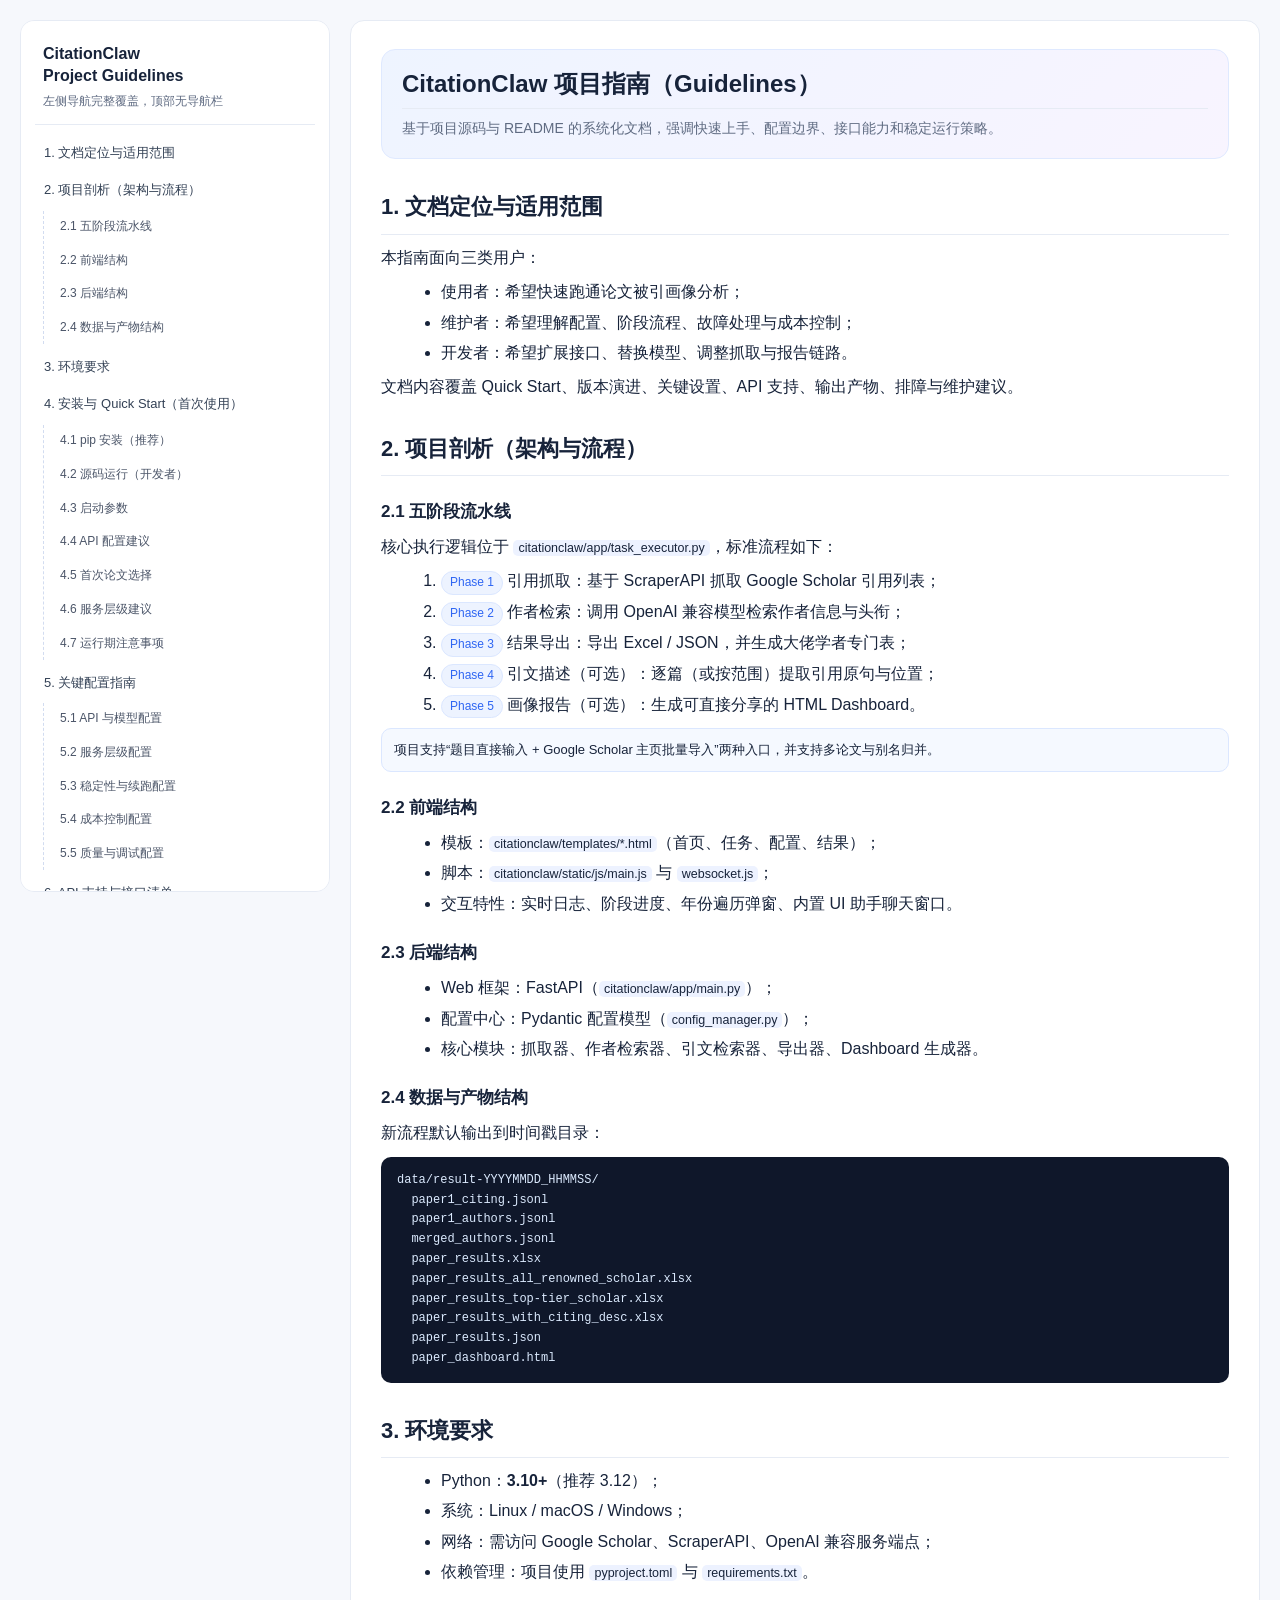
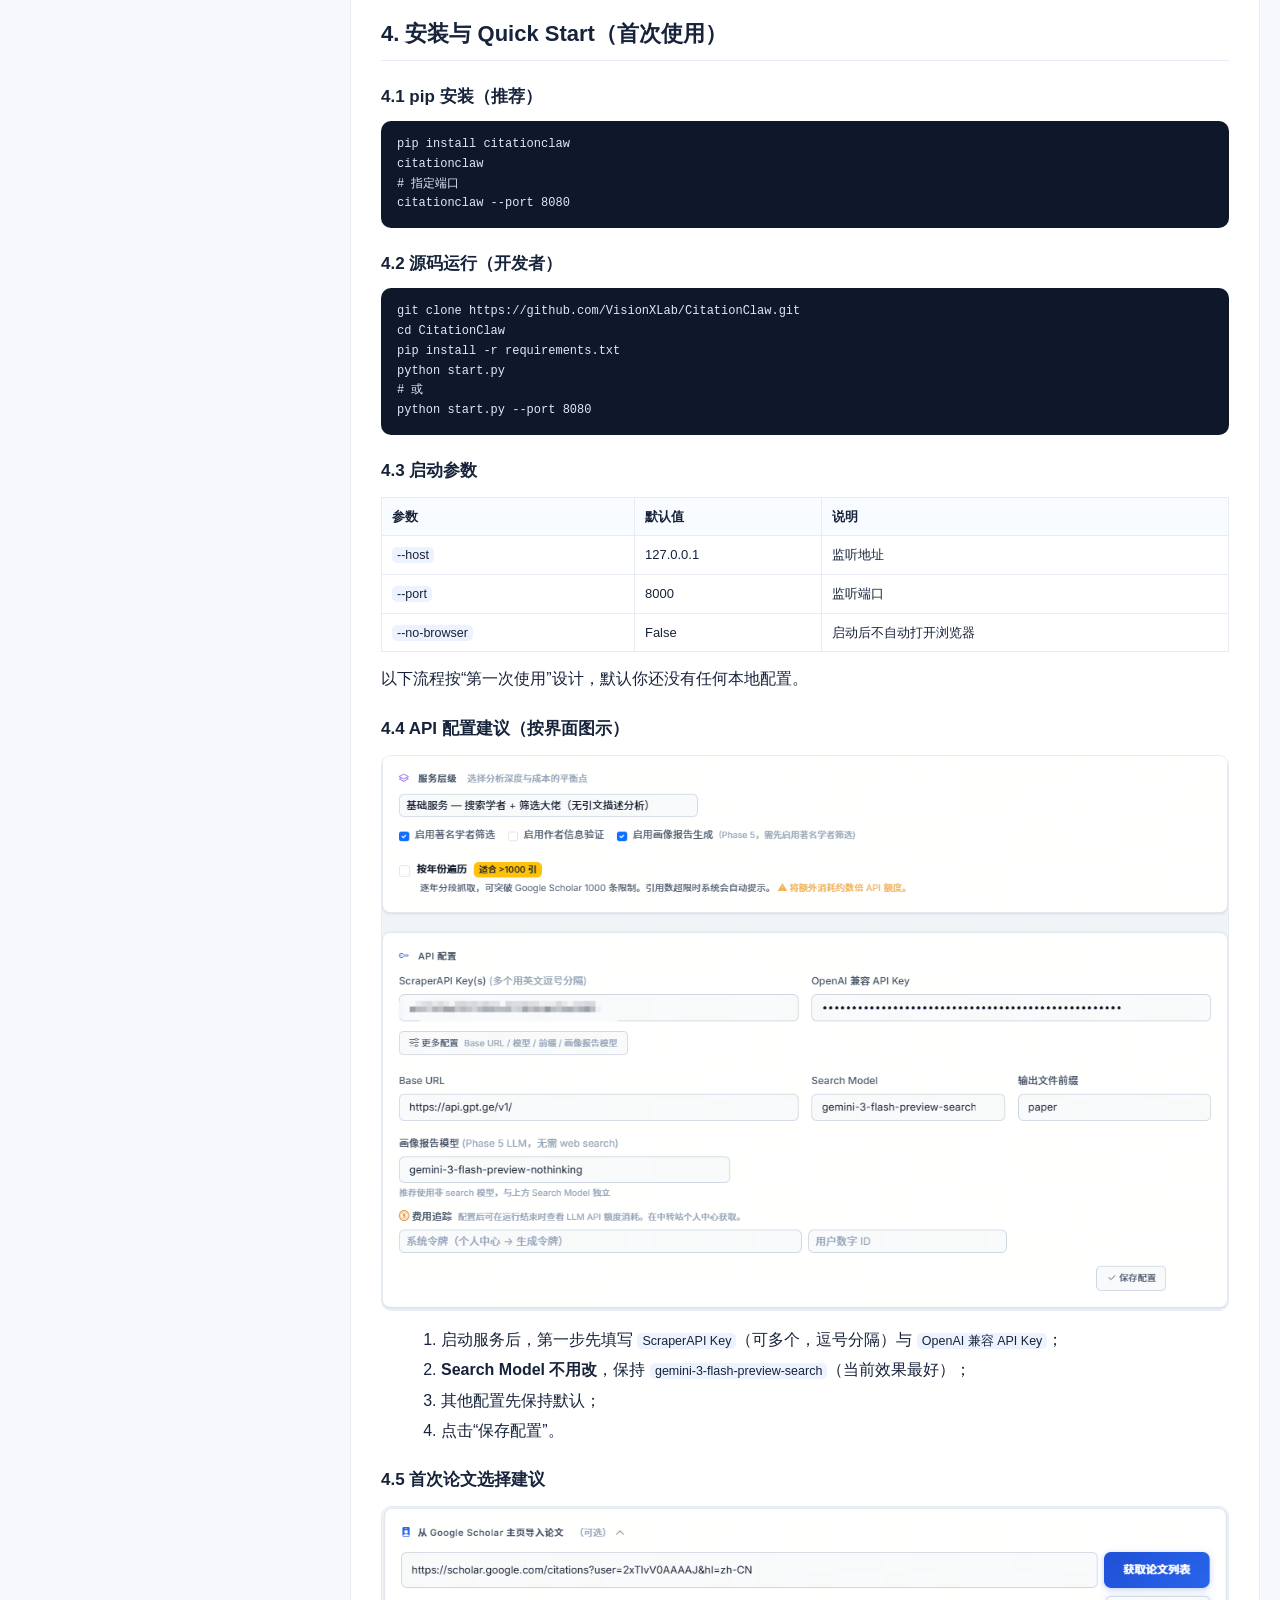
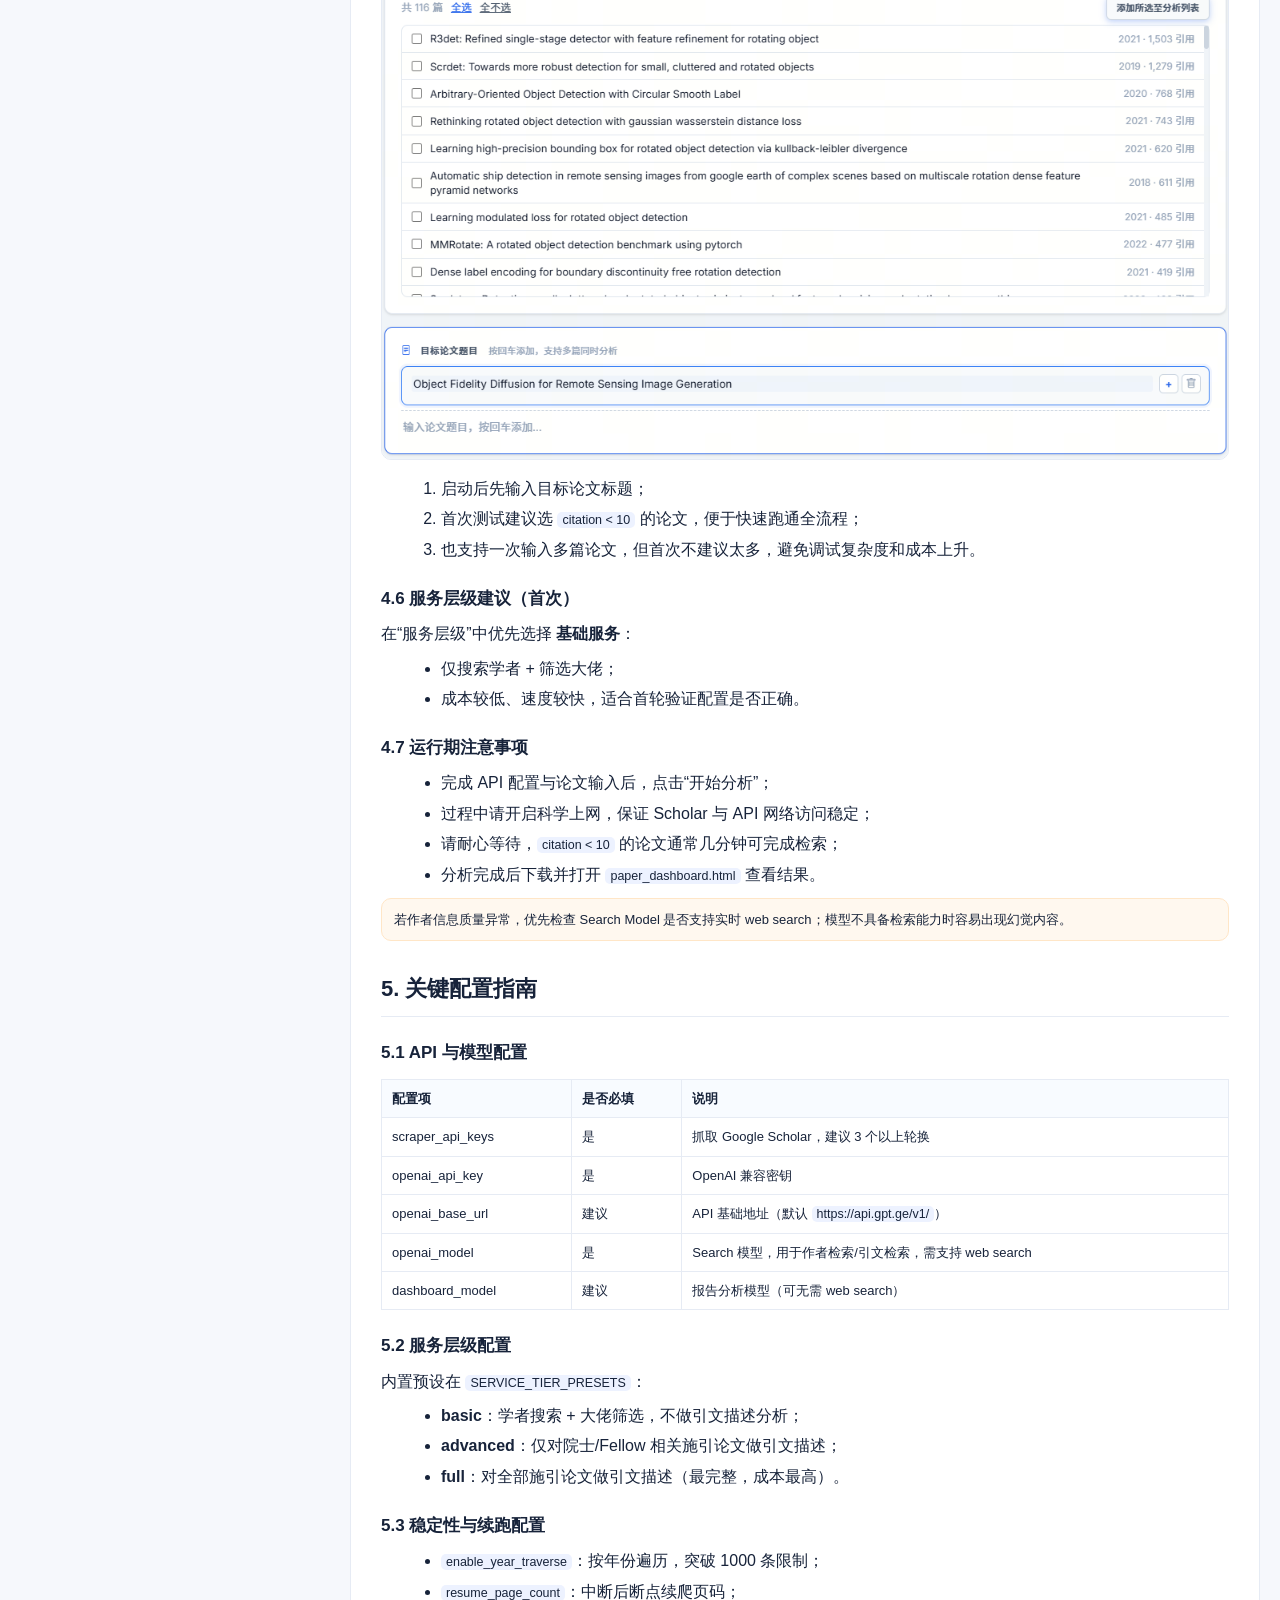
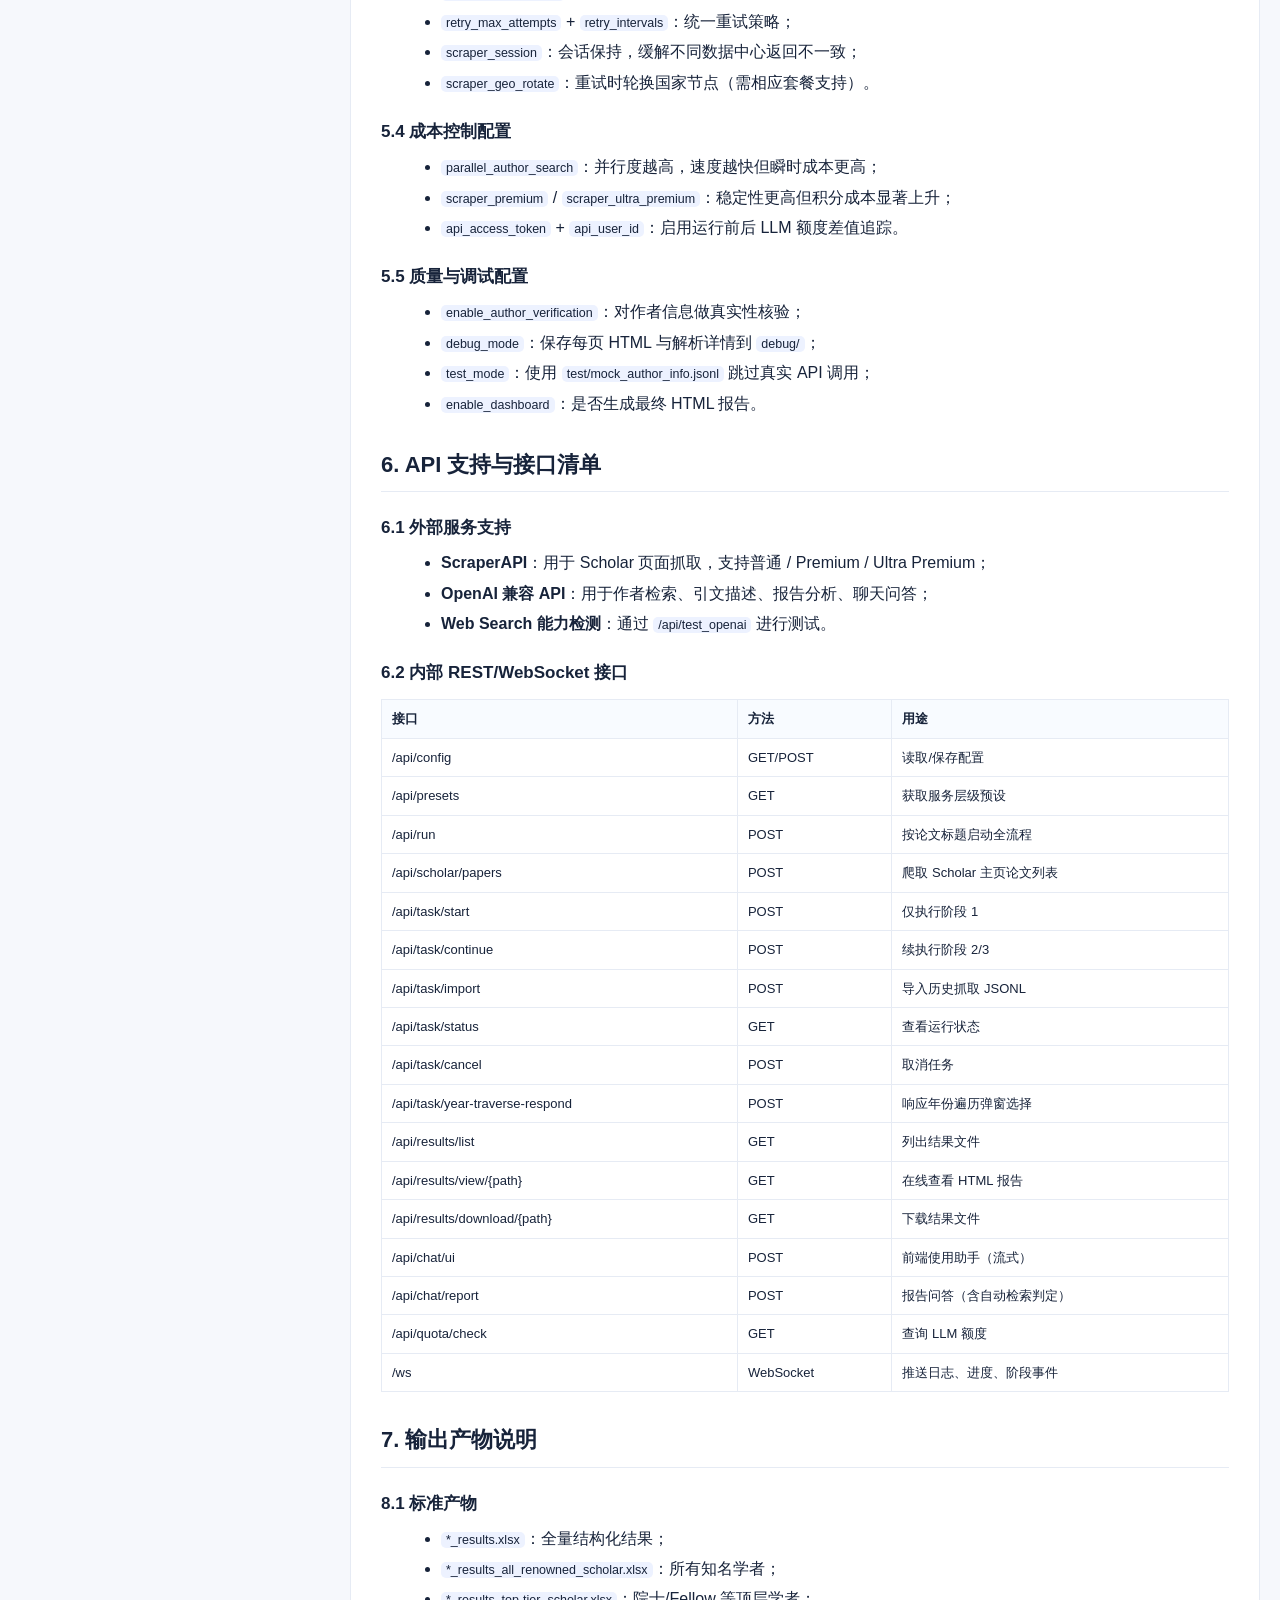
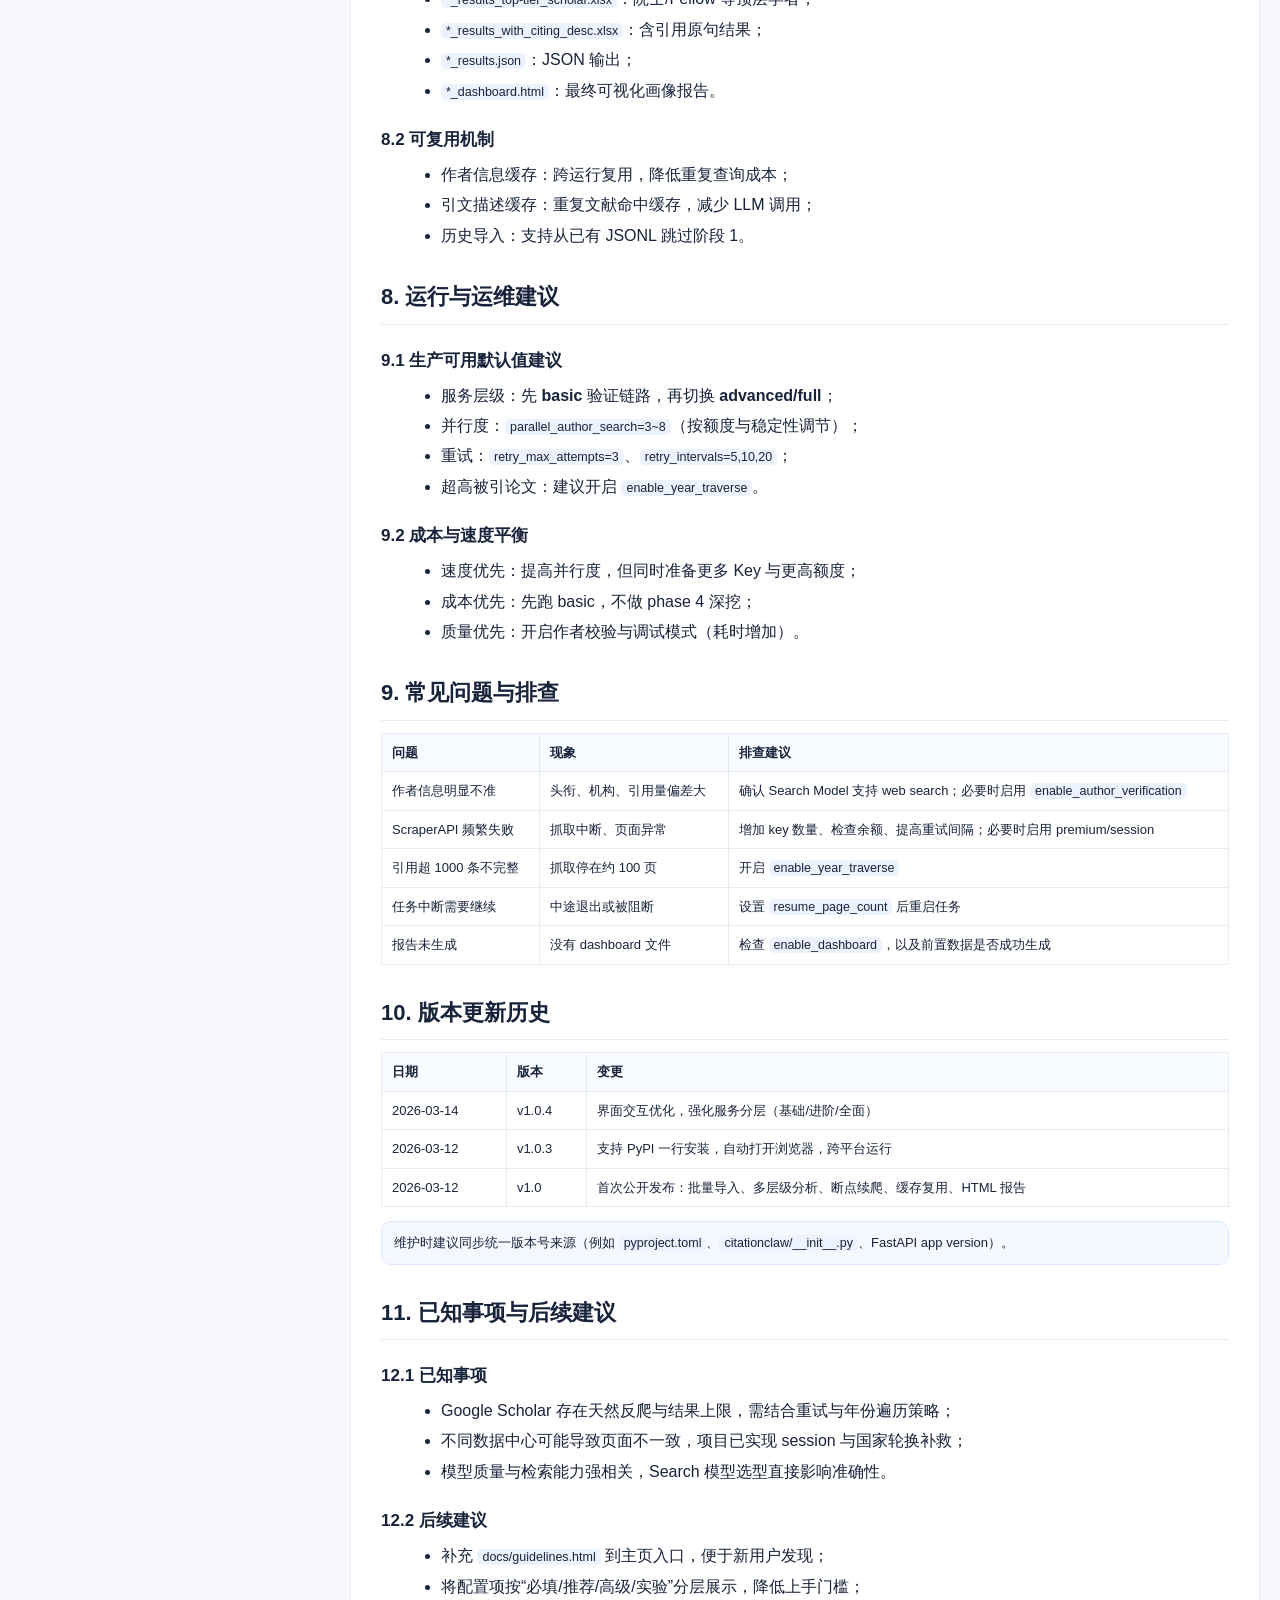
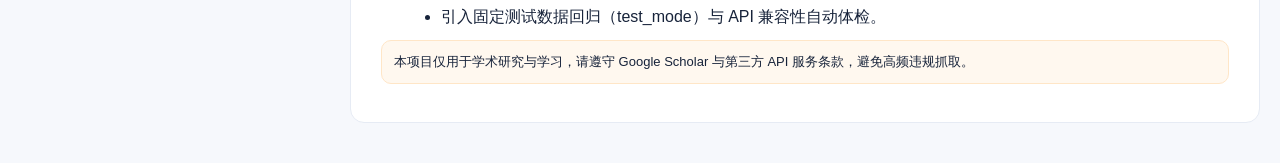
<file: docs/guidelines.html>
<!DOCTYPE html>
<html lang="zh-CN">
<head>
  <meta charset="UTF-8">
  <meta name="viewport" content="width=device-width, initial-scale=1.0">
  <title>CitationClaw Guidelines</title>
  <meta name="description" content="CitationClaw 项目指南：安装、快速开始、配置、API 支持、版本历史与运维建议。">
  <style>
    :root {
      --bg: #f6f8fc;
      --panel: #ffffff;
      --text: #17233a;
      --muted: #5f6b82;
      --line: #e6ebf4;
      --primary: #2f66f3;
      --primary-soft: #edf3ff;
      --code-bg: #0f172a;
      --code-text: #dbeafe;
      --max-width: 1320px;
      --sidebar-w: 310px;
    }

    * { box-sizing: border-box; }
    html { scroll-behavior: smooth; }
    body {
      margin: 0;
      font-family: -apple-system, BlinkMacSystemFont, "Segoe UI", Roboto, "Helvetica Neue", Arial, "PingFang SC", "Microsoft YaHei", sans-serif;
      color: var(--text);
      background: var(--bg);
      line-height: 1.65;
    }

    .layout {
      max-width: var(--max-width);
      margin: 0 auto;
      display: grid;
      grid-template-columns: var(--sidebar-w) minmax(0, 1fr);
      gap: 20px;
      padding: 20px;
    }

    .sidebar {
      position: sticky;
      top: 14px;
      align-self: start;
      max-height: calc(100vh - 28px);
      overflow: auto;
      background: var(--panel);
      border: 1px solid var(--line);
      border-radius: 14px;
      padding: 16px 14px;
    }

    .brand {
      padding: 6px 8px 12px;
      border-bottom: 1px solid var(--line);
      margin-bottom: 10px;
    }
    .brand h1 {
      margin: 0;
      font-size: 16px;
      line-height: 1.35;
    }
    .brand p {
      margin: 6px 0 0;
      color: var(--muted);
      font-size: 12px;
    }

    .toc { list-style: none; padding: 0; margin: 0; }
    .toc li { margin: 2px 0; }
    .toc a {
      display: block;
      text-decoration: none;
      color: #334155;
      border-radius: 8px;
      padding: 7px 9px;
      font-size: 13px;
    }
    .toc a:hover {
      background: var(--primary-soft);
      color: var(--primary);
    }
    .toc .sub {
      list-style: none;
      margin: 3px 0 5px 8px;
      padding-left: 8px;
      border-left: 1px dashed #d2dcf0;
    }
    .toc .sub a {
      font-size: 12px;
      padding: 6px 8px;
      color: #4b5568;
    }

    .content {
      background: var(--panel);
      border: 1px solid var(--line);
      border-radius: 14px;
      padding: 28px 30px;
    }

    .hero {
      background: linear-gradient(135deg, #eef4ff 0%, #f8f4ff 100%);
      border: 1px solid #dfe9ff;
      border-radius: 14px;
      padding: 18px 20px;
      margin-bottom: 26px;
    }
    .hero h2 {
      margin: 0 0 8px;
      font-size: 24px;
      line-height: 1.35;
    }
    .hero p {
      margin: 0;
      color: var(--muted);
      font-size: 14px;
    }

    h2 {
      margin-top: 30px;
      margin-bottom: 10px;
      font-size: 22px;
      border-bottom: 1px solid var(--line);
      padding-bottom: 8px;
    }
    h3 {
      margin-top: 22px;
      margin-bottom: 8px;
      font-size: 17px;
    }
    h4 {
      margin-top: 16px;
      margin-bottom: 6px;
      font-size: 15px;
    }
    p { margin: 8px 0; }
    ul, ol { margin: 8px 0 8px 20px; }
    li { margin: 4px 0; }

    table {
      width: 100%;
      border-collapse: collapse;
      margin: 12px 0 14px;
      font-size: 13px;
    }
    th, td {
      border: 1px solid var(--line);
      padding: 8px 10px;
      vertical-align: top;
      text-align: left;
    }
    th { background: #f8fbff; }

    .tag {
      display: inline-block;
      padding: 1px 8px;
      border-radius: 99px;
      background: var(--primary-soft);
      border: 1px solid #dbe7ff;
      color: var(--primary);
      font-size: 12px;
      margin-right: 4px;
    }

    pre {
      margin: 10px 0;
      background: var(--code-bg);
      color: var(--code-text);
      border-radius: 10px;
      padding: 14px 16px;
      overflow-x: auto;
      font-size: 12px;
      line-height: 1.65;
    }
    code {
      font-family: ui-monospace, SFMono-Regular, Menlo, Consolas, "Liberation Mono", monospace;
    }
    .inline {
      background: #edf2ff;
      padding: 1px 5px;
      border-radius: 5px;
      font-size: 12.5px;
    }

    .note, .warn {
      border-radius: 10px;
      padding: 10px 12px;
      margin: 10px 0;
      font-size: 13px;
    }
    .note {
      border: 1px solid #dbe7ff;
      background: #f5f9ff;
    }
    .warn {
      border: 1px solid #ffe6c7;
      background: #fff8ef;
    }

    @media (max-width: 1100px) {
      .layout { grid-template-columns: 1fr; }
      .sidebar {
        position: relative;
        top: 0;
        max-height: none;
      }
      .content { padding: 22px 18px; }
    }
  </style>
</head>
<body>
  <div class="layout">
    <aside class="sidebar">
      <div class="brand">
        <h1>CitationClaw<br>Project Guidelines</h1>
        <p>左侧导航完整覆盖，顶部无导航栏</p>
      </div>
      <ul class="toc">
        <li><a href="#overview">1. 文档定位与适用范围</a></li>
        <li><a href="#architecture">2. 项目剖析（架构与流程）</a>
          <ul class="sub">
            <li><a href="#architecture-pipeline">2.1 五阶段流水线</a></li>
            <li><a href="#architecture-frontend">2.2 前端结构</a></li>
            <li><a href="#architecture-backend">2.3 后端结构</a></li>
            <li><a href="#architecture-data">2.4 数据与产物结构</a></li>
          </ul>
        </li>
        <li><a href="#requirements">3. 环境要求</a></li>
        <li><a href="#installation">4. 安装与 Quick Start（首次使用）</a>
          <ul class="sub">
            <li><a href="#installation-pip">4.1 pip 安装（推荐）</a></li>
            <li><a href="#installation-source">4.2 源码运行（开发者）</a></li>
            <li><a href="#installation-cli">4.3 启动参数</a></li>
            <li><a href="#quickstart-api">4.4 API 配置建议</a></li>
            <li><a href="#quickstart-paper">4.5 首次论文选择</a></li>
            <li><a href="#quickstart-tier">4.6 服务层级建议</a></li>
            <li><a href="#quickstart-runtime">4.7 运行期注意事项</a></li>
          </ul>
        </li>
        <li><a href="#core-config">5. 关键配置指南</a>
          <ul class="sub">
            <li><a href="#core-config-api">5.1 API 与模型配置</a></li>
            <li><a href="#core-config-tier">5.2 服务层级配置</a></li>
            <li><a href="#core-config-reliability">5.3 稳定性与续跑配置</a></li>
            <li><a href="#core-config-cost">5.4 成本控制配置</a></li>
            <li><a href="#core-config-quality">5.5 质量与调试配置</a></li>
          </ul>
        </li>
        <li><a href="#api-support">6. API 支持与接口清单</a>
          <ul class="sub">
            <li><a href="#api-external">6.1 外部服务支持</a></li>
            <li><a href="#api-internal">6.2 内部 REST/WebSocket 接口</a></li>
          </ul>
        </li>
        <li><a href="#outputs">7. 输出产物说明</a></li>
        <li><a href="#operations">8. 运行与运维建议</a></li>
        <li><a href="#troubleshooting">9. 常见问题与排查</a></li>
        <li><a href="#changelog">10. 版本更新历史</a></li>
        <li><a href="#roadmap">11. 已知事项与后续建议</a></li>
      </ul>
    </aside>

    <main class="content">
      <div class="hero">
        <h2>CitationClaw 项目指南（Guidelines）</h2>
        <p>基于项目源码与 README 的系统化文档，强调快速上手、配置边界、接口能力和稳定运行策略。</p>
      </div>

      <section id="overview">
        <h2>1. 文档定位与适用范围</h2>
        <p>本指南面向三类用户：</p>
        <ul>
          <li>使用者：希望快速跑通论文被引画像分析；</li>
          <li>维护者：希望理解配置、阶段流程、故障处理与成本控制；</li>
          <li>开发者：希望扩展接口、替换模型、调整抓取与报告链路。</li>
        </ul>
        <p>文档内容覆盖 Quick Start、版本演进、关键设置、API 支持、输出产物、排障与维护建议。</p>
      </section>

      <section id="architecture">
        <h2>2. 项目剖析（架构与流程）</h2>

        <h3 id="architecture-pipeline">2.1 五阶段流水线</h3>
        <p>核心执行逻辑位于 <span class="inline">citationclaw/app/task_executor.py</span>，标准流程如下：</p>
        <ol>
          <li><span class="tag">Phase 1</span>引用抓取：基于 ScraperAPI 抓取 Google Scholar 引用列表；</li>
          <li><span class="tag">Phase 2</span>作者检索：调用 OpenAI 兼容模型检索作者信息与头衔；</li>
          <li><span class="tag">Phase 3</span>结果导出：导出 Excel / JSON，并生成大佬学者专门表；</li>
          <li><span class="tag">Phase 4</span>引文描述（可选）：逐篇（或按范围）提取引用原句与位置；</li>
          <li><span class="tag">Phase 5</span>画像报告（可选）：生成可直接分享的 HTML Dashboard。</li>
        </ol>
        <div class="note">
          项目支持“题目直接输入 + Google Scholar 主页批量导入”两种入口，并支持多论文与别名归并。
        </div>

        <h3 id="architecture-frontend">2.2 前端结构</h3>
        <ul>
          <li>模板：<span class="inline">citationclaw/templates/*.html</span>（首页、任务、配置、结果）；</li>
          <li>脚本：<span class="inline">citationclaw/static/js/main.js</span> 与 <span class="inline">websocket.js</span>；</li>
          <li>交互特性：实时日志、阶段进度、年份遍历弹窗、内置 UI 助手聊天窗口。</li>
        </ul>

        <h3 id="architecture-backend">2.3 后端结构</h3>
        <ul>
          <li>Web 框架：FastAPI（<span class="inline">citationclaw/app/main.py</span>）；</li>
          <li>配置中心：Pydantic 配置模型（<span class="inline">config_manager.py</span>）；</li>
          <li>核心模块：抓取器、作者检索器、引文检索器、导出器、Dashboard 生成器。</li>
        </ul>

        <h3 id="architecture-data">2.4 数据与产物结构</h3>
        <p>新流程默认输出到时间戳目录：</p>
        <pre><code>data/result-YYYYMMDD_HHMMSS/
  paper1_citing.jsonl
  paper1_authors.jsonl
  merged_authors.jsonl
  paper_results.xlsx
  paper_results_all_renowned_scholar.xlsx
  paper_results_top-tier_scholar.xlsx
  paper_results_with_citing_desc.xlsx
  paper_results.json
  paper_dashboard.html</code></pre>
      </section>

      <section id="requirements">
        <h2>3. 环境要求</h2>
        <ul>
          <li>Python：<strong>3.10+</strong>（推荐 3.12）；</li>
          <li>系统：Linux / macOS / Windows；</li>
          <li>网络：需访问 Google Scholar、ScraperAPI、OpenAI 兼容服务端点；</li>
          <li>依赖管理：项目使用 <span class="inline">pyproject.toml</span> 与 <span class="inline">requirements.txt</span>。</li>
        </ul>
      </section>

      <section id="installation">
        <h2>4. 安装与 Quick Start（首次使用）</h2>

        <h3 id="installation-pip">4.1 pip 安装（推荐）</h3>
        <pre><code>pip install citationclaw
citationclaw
# 指定端口
citationclaw --port 8080</code></pre>

        <h3 id="installation-source">4.2 源码运行（开发者）</h3>
        <pre><code>git clone https://github.com/VisionXLab/CitationClaw.git
cd CitationClaw
pip install -r requirements.txt
python start.py
# 或
python start.py --port 8080</code></pre>

        <h3 id="installation-cli">4.3 启动参数</h3>
        <table>
          <thead>
            <tr><th>参数</th><th>默认值</th><th>说明</th></tr>
          </thead>
          <tbody>
            <tr><td><span class="inline">--host</span></td><td>127.0.0.1</td><td>监听地址</td></tr>
            <tr><td><span class="inline">--port</span></td><td>8000</td><td>监听端口</td></tr>
            <tr><td><span class="inline">--no-browser</span></td><td>False</td><td>启动后不自动打开浏览器</td></tr>
          </tbody>
        </table>

        <p>以下流程按“第一次使用”设计，默认你还没有任何本地配置。</p>

        <h3 id="quickstart-api">4.4 API 配置建议（按界面图示）</h3>
        <figure style="margin:12px 0 16px;">
          <img src="assets/guidelines/quick_api.png" alt="Quick Start API 配置示意"
               style="width:100%;max-width:980px;border:1px solid var(--line);border-radius:10px;display:block;">
        </figure>
        <ol>
          <li>启动服务后，第一步先填写 <span class="inline">ScraperAPI Key</span>（可多个，逗号分隔）与 <span class="inline">OpenAI 兼容 API Key</span>；</li>
          <li><strong>Search Model 不用改</strong>，保持 <span class="inline">gemini-3-flash-preview-search</span>（当前效果最好）；</li>
          <li>其他配置先保持默认；</li>
          <li>点击“保存配置”。</li>
        </ol>

        <h3 id="quickstart-paper">4.5 首次论文选择建议</h3>
        <figure style="margin:12px 0 16px;">
          <img src="assets/guidelines/quick_paper.png" alt="Quick Start 论文输入示意"
               style="width:100%;max-width:980px;border:1px solid var(--line);border-radius:10px;display:block;">
        </figure>
        <ol>
          <li>启动后先输入目标论文标题；</li>
          <li>首次测试建议选 <span class="inline">citation &lt; 10</span> 的论文，便于快速跑通全流程；</li>
          <li>也支持一次输入多篇论文，但首次不建议太多，避免调试复杂度和成本上升。</li>
        </ol>

        <h3 id="quickstart-tier">4.6 服务层级建议（首次）</h3>
        <p>在“服务层级”中优先选择 <strong>基础服务</strong>：</p>
        <ul>
          <li>仅搜索学者 + 筛选大佬；</li>
          <li>成本较低、速度较快，适合首轮验证配置是否正确。</li>
        </ul>

        <h3 id="quickstart-runtime">4.7 运行期注意事项</h3>
        <ul>
          <li>完成 API 配置与论文输入后，点击“开始分析”；</li>
          <li>过程中请开启科学上网，保证 Scholar 与 API 网络访问稳定；</li>
          <li>请耐心等待，<span class="inline">citation &lt; 10</span> 的论文通常几分钟可完成检索；</li>
          <li>分析完成后下载并打开 <span class="inline">paper_dashboard.html</span> 查看结果。</li>
        </ul>

        <div class="warn">
          若作者信息质量异常，优先检查 Search Model 是否支持实时 web search；模型不具备检索能力时容易出现幻觉内容。
        </div>
      </section>

      <section id="core-config">
        <h2>5. 关键配置指南</h2>

        <h3 id="core-config-api">5.1 API 与模型配置</h3>
        <table>
          <thead>
            <tr><th>配置项</th><th>是否必填</th><th>说明</th></tr>
          </thead>
          <tbody>
            <tr><td>scraper_api_keys</td><td>是</td><td>抓取 Google Scholar，建议 3 个以上轮换</td></tr>
            <tr><td>openai_api_key</td><td>是</td><td>OpenAI 兼容密钥</td></tr>
            <tr><td>openai_base_url</td><td>建议</td><td>API 基础地址（默认 <span class="inline">https://api.gpt.ge/v1/</span>）</td></tr>
            <tr><td>openai_model</td><td>是</td><td>Search 模型，用于作者检索/引文检索，需支持 web search</td></tr>
            <tr><td>dashboard_model</td><td>建议</td><td>报告分析模型（可无需 web search）</td></tr>
          </tbody>
        </table>

        <h3 id="core-config-tier">5.2 服务层级配置</h3>
        <p>内置预设在 <span class="inline">SERVICE_TIER_PRESETS</span>：</p>
        <ul>
          <li><strong>basic</strong>：学者搜索 + 大佬筛选，不做引文描述分析；</li>
          <li><strong>advanced</strong>：仅对院士/Fellow 相关施引论文做引文描述；</li>
          <li><strong>full</strong>：对全部施引论文做引文描述（最完整，成本最高）。</li>
        </ul>

        <h3 id="core-config-reliability">5.3 稳定性与续跑配置</h3>
        <ul>
          <li><span class="inline">enable_year_traverse</span>：按年份遍历，突破 1000 条限制；</li>
          <li><span class="inline">resume_page_count</span>：中断后断点续爬页码；</li>
          <li><span class="inline">retry_max_attempts</span> + <span class="inline">retry_intervals</span>：统一重试策略；</li>
          <li><span class="inline">scraper_session</span>：会话保持，缓解不同数据中心返回不一致；</li>
          <li><span class="inline">scraper_geo_rotate</span>：重试时轮换国家节点（需相应套餐支持）。</li>
        </ul>

        <h3 id="core-config-cost">5.4 成本控制配置</h3>
        <ul>
          <li><span class="inline">parallel_author_search</span>：并行度越高，速度越快但瞬时成本更高；</li>
          <li><span class="inline">scraper_premium</span> / <span class="inline">scraper_ultra_premium</span>：稳定性更高但积分成本显著上升；</li>
          <li><span class="inline">api_access_token</span> + <span class="inline">api_user_id</span>：启用运行前后 LLM 额度差值追踪。</li>
        </ul>

        <h3 id="core-config-quality">5.5 质量与调试配置</h3>
        <ul>
          <li><span class="inline">enable_author_verification</span>：对作者信息做真实性核验；</li>
          <li><span class="inline">debug_mode</span>：保存每页 HTML 与解析详情到 <span class="inline">debug/</span>；</li>
          <li><span class="inline">test_mode</span>：使用 <span class="inline">test/mock_author_info.jsonl</span> 跳过真实 API 调用；</li>
          <li><span class="inline">enable_dashboard</span>：是否生成最终 HTML 报告。</li>
        </ul>
      </section>

      <section id="api-support">
        <h2>6. API 支持与接口清单</h2>

        <h3 id="api-external">6.1 外部服务支持</h3>
        <ul>
          <li><strong>ScraperAPI</strong>：用于 Scholar 页面抓取，支持普通 / Premium / Ultra Premium；</li>
          <li><strong>OpenAI 兼容 API</strong>：用于作者检索、引文描述、报告分析、聊天问答；</li>
          <li><strong>Web Search 能力检测</strong>：通过 <span class="inline">/api/test_openai</span> 进行测试。</li>
        </ul>

        <h3 id="api-internal">6.2 内部 REST/WebSocket 接口</h3>
        <table>
          <thead>
            <tr><th>接口</th><th>方法</th><th>用途</th></tr>
          </thead>
          <tbody>
            <tr><td>/api/config</td><td>GET/POST</td><td>读取/保存配置</td></tr>
            <tr><td>/api/presets</td><td>GET</td><td>获取服务层级预设</td></tr>
            <tr><td>/api/run</td><td>POST</td><td>按论文标题启动全流程</td></tr>
            <tr><td>/api/scholar/papers</td><td>POST</td><td>爬取 Scholar 主页论文列表</td></tr>
            <tr><td>/api/task/start</td><td>POST</td><td>仅执行阶段 1</td></tr>
            <tr><td>/api/task/continue</td><td>POST</td><td>续执行阶段 2/3</td></tr>
            <tr><td>/api/task/import</td><td>POST</td><td>导入历史抓取 JSONL</td></tr>
            <tr><td>/api/task/status</td><td>GET</td><td>查看运行状态</td></tr>
            <tr><td>/api/task/cancel</td><td>POST</td><td>取消任务</td></tr>
            <tr><td>/api/task/year-traverse-respond</td><td>POST</td><td>响应年份遍历弹窗选择</td></tr>
            <tr><td>/api/results/list</td><td>GET</td><td>列出结果文件</td></tr>
            <tr><td>/api/results/view/{path}</td><td>GET</td><td>在线查看 HTML 报告</td></tr>
            <tr><td>/api/results/download/{path}</td><td>GET</td><td>下载结果文件</td></tr>
            <tr><td>/api/chat/ui</td><td>POST</td><td>前端使用助手（流式）</td></tr>
            <tr><td>/api/chat/report</td><td>POST</td><td>报告问答（含自动检索判定）</td></tr>
            <tr><td>/api/quota/check</td><td>GET</td><td>查询 LLM 额度</td></tr>
            <tr><td>/ws</td><td>WebSocket</td><td>推送日志、进度、阶段事件</td></tr>
          </tbody>
        </table>
      </section>

      <section id="outputs">
        <h2>7. 输出产物说明</h2>
        <h3>8.1 标准产物</h3>
        <ul>
          <li><span class="inline">*_results.xlsx</span>：全量结构化结果；</li>
          <li><span class="inline">*_results_all_renowned_scholar.xlsx</span>：所有知名学者；</li>
          <li><span class="inline">*_results_top-tier_scholar.xlsx</span>：院士/Fellow 等顶层学者；</li>
          <li><span class="inline">*_results_with_citing_desc.xlsx</span>：含引用原句结果；</li>
          <li><span class="inline">*_results.json</span>：JSON 输出；</li>
          <li><span class="inline">*_dashboard.html</span>：最终可视化画像报告。</li>
        </ul>
        <h3>8.2 可复用机制</h3>
        <ul>
          <li>作者信息缓存：跨运行复用，降低重复查询成本；</li>
          <li>引文描述缓存：重复文献命中缓存，减少 LLM 调用；</li>
          <li>历史导入：支持从已有 JSONL 跳过阶段 1。</li>
        </ul>
      </section>

      <section id="operations">
        <h2>8. 运行与运维建议</h2>
        <h3>9.1 生产可用默认值建议</h3>
        <ul>
          <li>服务层级：先 <strong>basic</strong> 验证链路，再切换 <strong>advanced/full</strong>；</li>
          <li>并行度：<span class="inline">parallel_author_search=3~8</span>（按额度与稳定性调节）；</li>
          <li>重试：<span class="inline">retry_max_attempts=3</span>、<span class="inline">retry_intervals=5,10,20</span>；</li>
          <li>超高被引论文：建议开启 <span class="inline">enable_year_traverse</span>。</li>
        </ul>

        <h3>9.2 成本与速度平衡</h3>
        <ul>
          <li>速度优先：提高并行度，但同时准备更多 Key 与更高额度；</li>
          <li>成本优先：先跑 basic，不做 phase 4 深挖；</li>
          <li>质量优先：开启作者校验与调试模式（耗时增加）。</li>
        </ul>
      </section>

      <section id="troubleshooting">
        <h2>9. 常见问题与排查</h2>
        <table>
          <thead>
            <tr><th>问题</th><th>现象</th><th>排查建议</th></tr>
          </thead>
          <tbody>
            <tr>
              <td>作者信息明显不准</td>
              <td>头衔、机构、引用量偏差大</td>
              <td>确认 Search Model 支持 web search；必要时启用 <span class="inline">enable_author_verification</span></td>
            </tr>
            <tr>
              <td>ScraperAPI 频繁失败</td>
              <td>抓取中断、页面异常</td>
              <td>增加 key 数量、检查余额、提高重试间隔；必要时启用 premium/session</td>
            </tr>
            <tr>
              <td>引用超 1000 条不完整</td>
              <td>抓取停在约 100 页</td>
              <td>开启 <span class="inline">enable_year_traverse</span></td>
            </tr>
            <tr>
              <td>任务中断需要继续</td>
              <td>中途退出或被阻断</td>
              <td>设置 <span class="inline">resume_page_count</span> 后重启任务</td>
            </tr>
            <tr>
              <td>报告未生成</td>
              <td>没有 dashboard 文件</td>
              <td>检查 <span class="inline">enable_dashboard</span>，以及前置数据是否成功生成</td>
            </tr>
          </tbody>
        </table>
      </section>

      <section id="changelog">
        <h2>10. 版本更新历史</h2>
        <table>
          <thead>
            <tr><th>日期</th><th>版本</th><th>变更</th></tr>
          </thead>
          <tbody>
            <tr><td>2026-03-14</td><td>v1.0.4</td><td>界面交互优化，强化服务分层（基础/进阶/全面）</td></tr>
            <tr><td>2026-03-12</td><td>v1.0.3</td><td>支持 PyPI 一行安装，自动打开浏览器，跨平台运行</td></tr>
            <tr><td>2026-03-12</td><td>v1.0</td><td>首次公开发布：批量导入、多层级分析、断点续爬、缓存复用、HTML 报告</td></tr>
          </tbody>
        </table>
        <div class="note">
          维护时建议同步统一版本号来源（例如 <span class="inline">pyproject.toml</span>、<span class="inline">citationclaw/__init__.py</span>、FastAPI app version）。
        </div>
      </section>

      <section id="roadmap">
        <h2>11. 已知事项与后续建议</h2>
        <h3>12.1 已知事项</h3>
        <ul>
          <li>Google Scholar 存在天然反爬与结果上限，需结合重试与年份遍历策略；</li>
          <li>不同数据中心可能导致页面不一致，项目已实现 session 与国家轮换补救；</li>
          <li>模型质量与检索能力强相关，Search 模型选型直接影响准确性。</li>
        </ul>

        <h3>12.2 后续建议</h3>
        <ul>
          <li>补充 <span class="inline">docs/guidelines.html</span> 到主页入口，便于新用户发现；</li>
          <li>将配置项按“必填/推荐/高级/实验”分层展示，降低上手门槛；</li>
          <li>引入固定测试数据回归（test_mode）与 API 兼容性自动体检。</li>
        </ul>

        <div class="warn">
          本项目仅用于学术研究与学习，请遵守 Google Scholar 与第三方 API 服务条款，避免高频违规抓取。
        </div>
      </section>
    </main>
  </div>
</body>
</html>
</file>
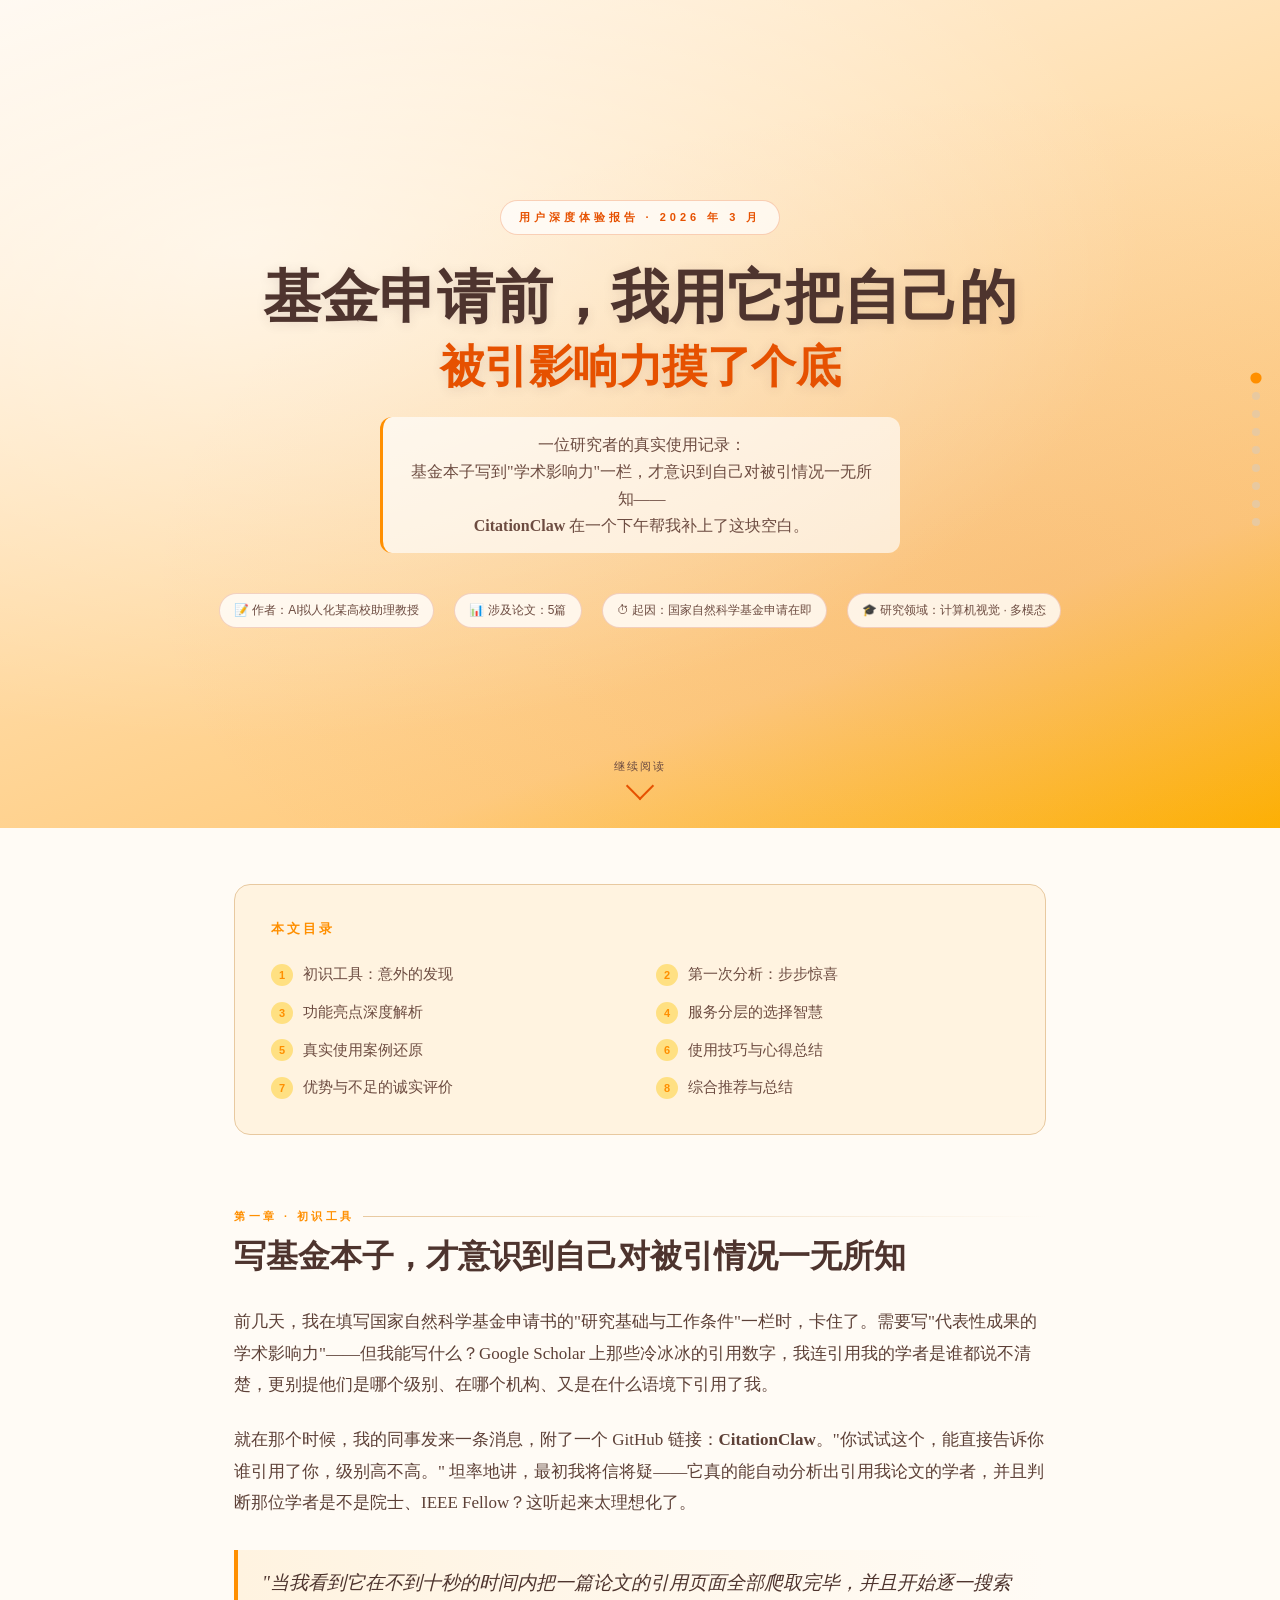
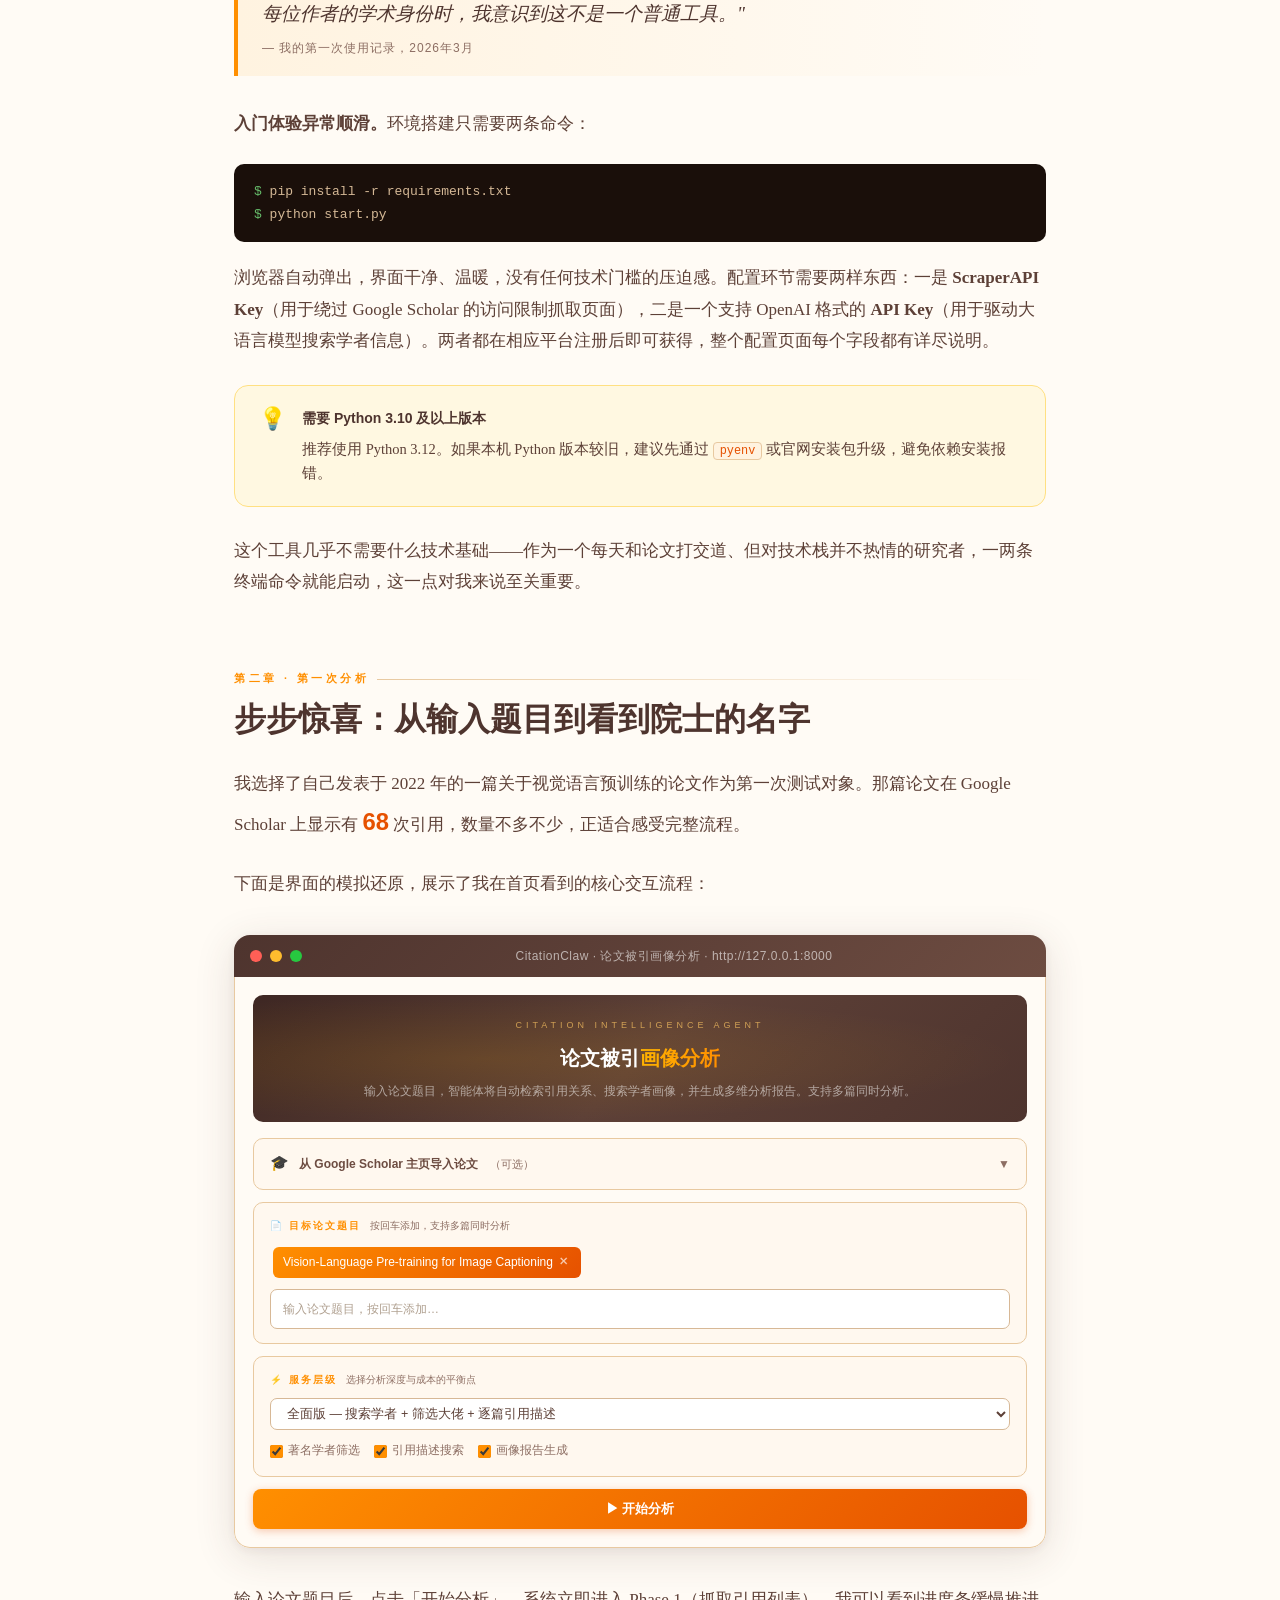
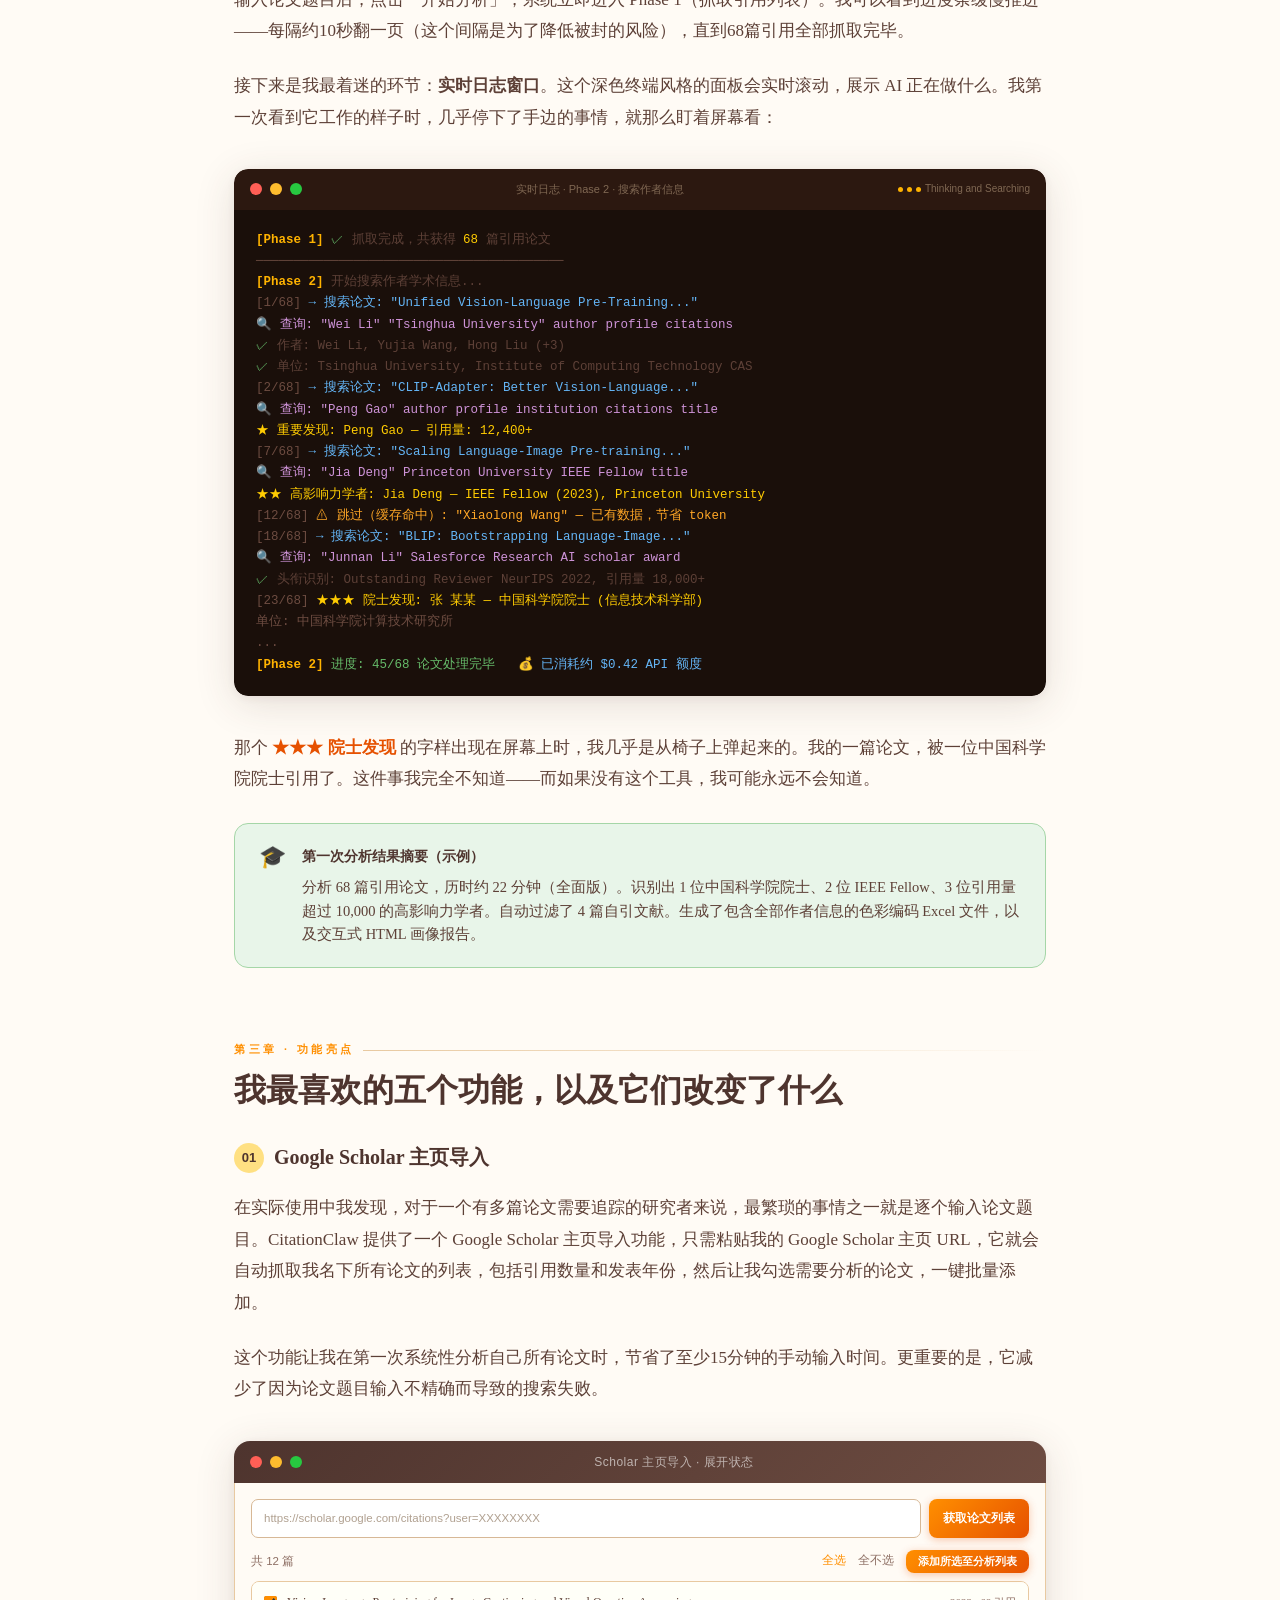
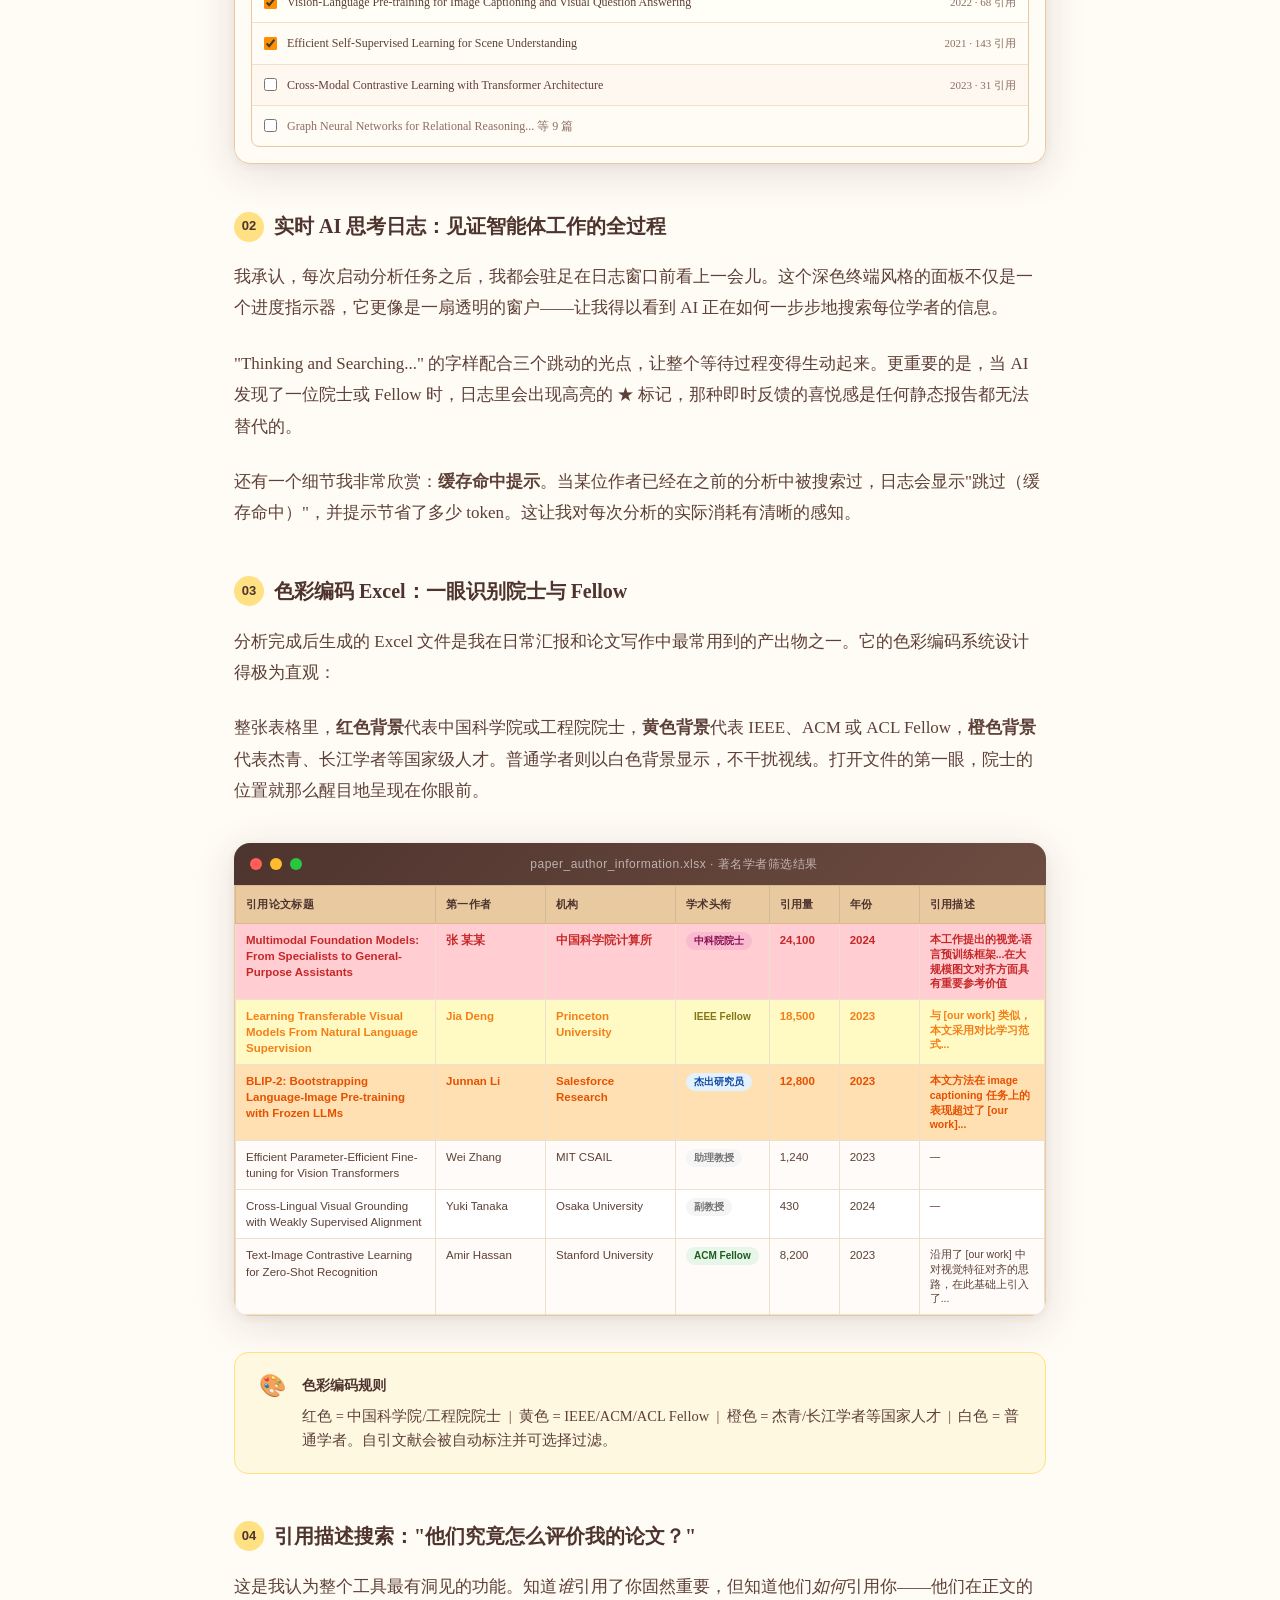
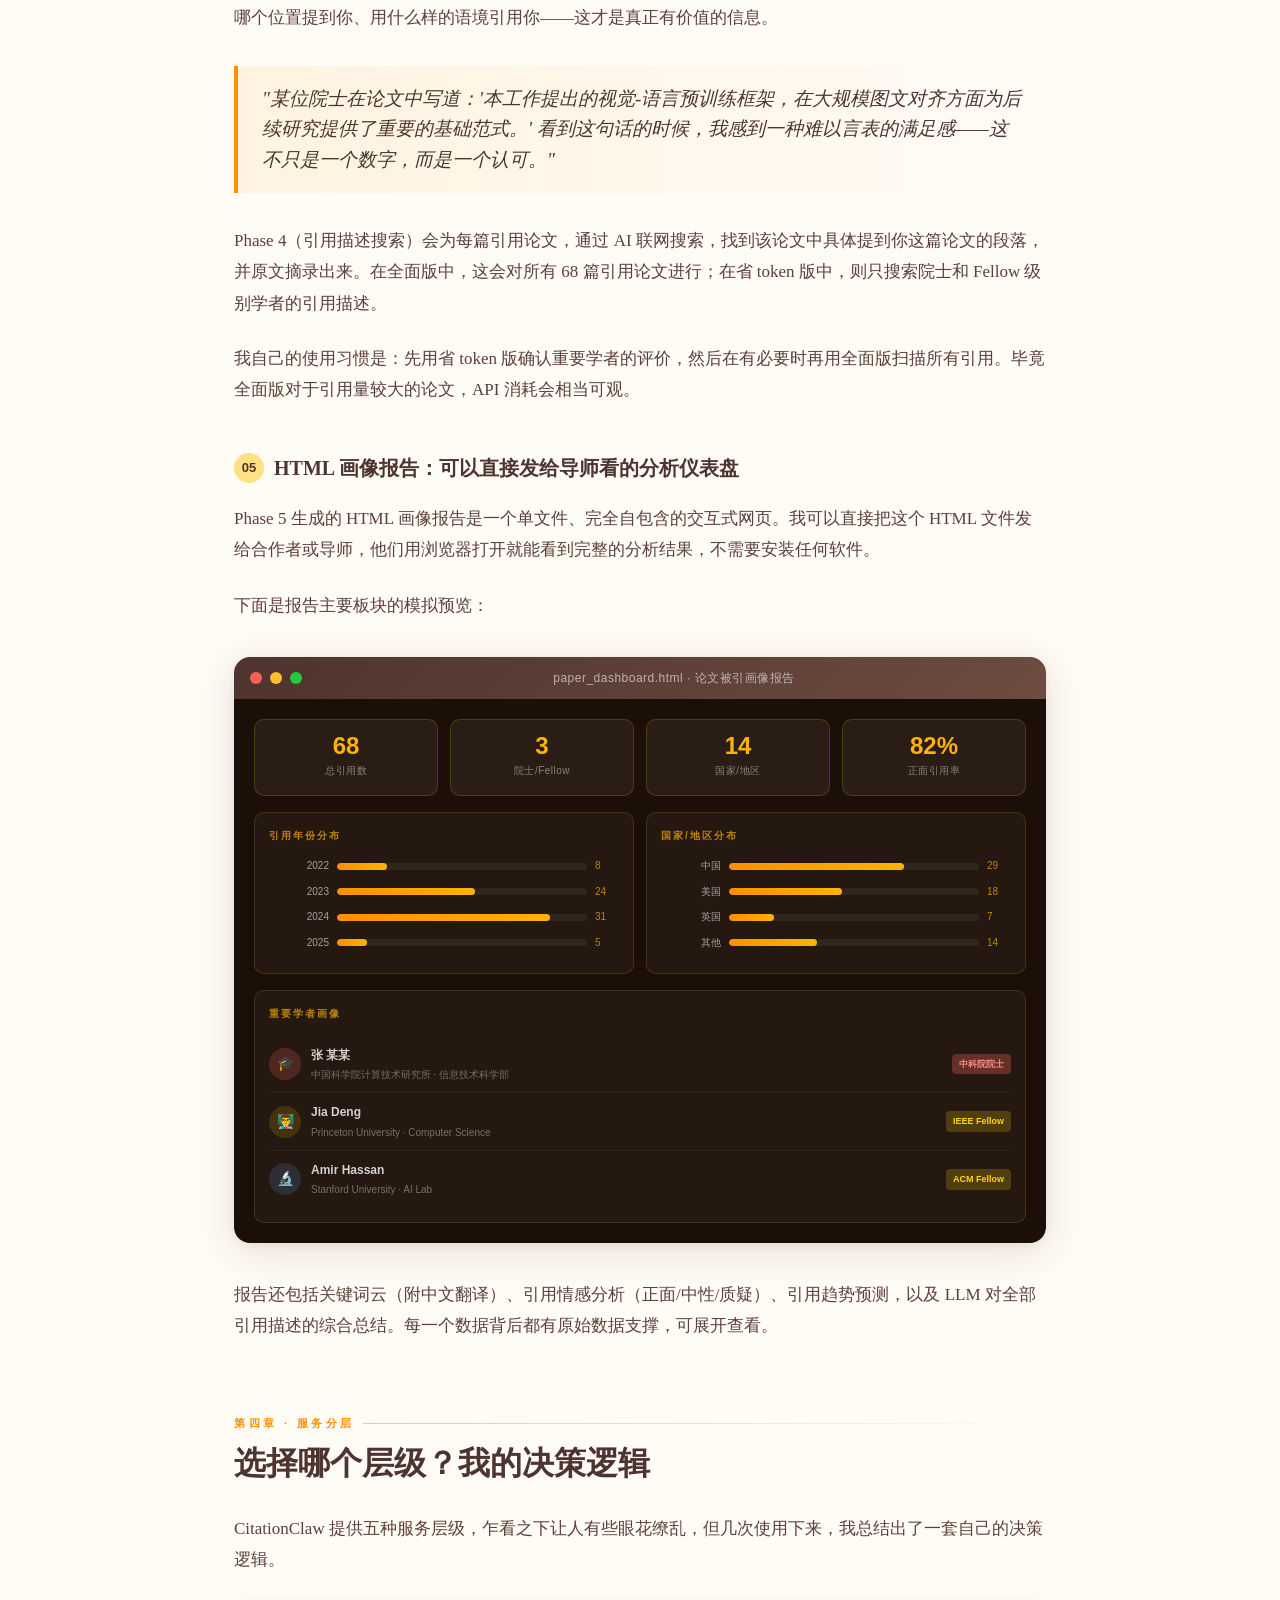
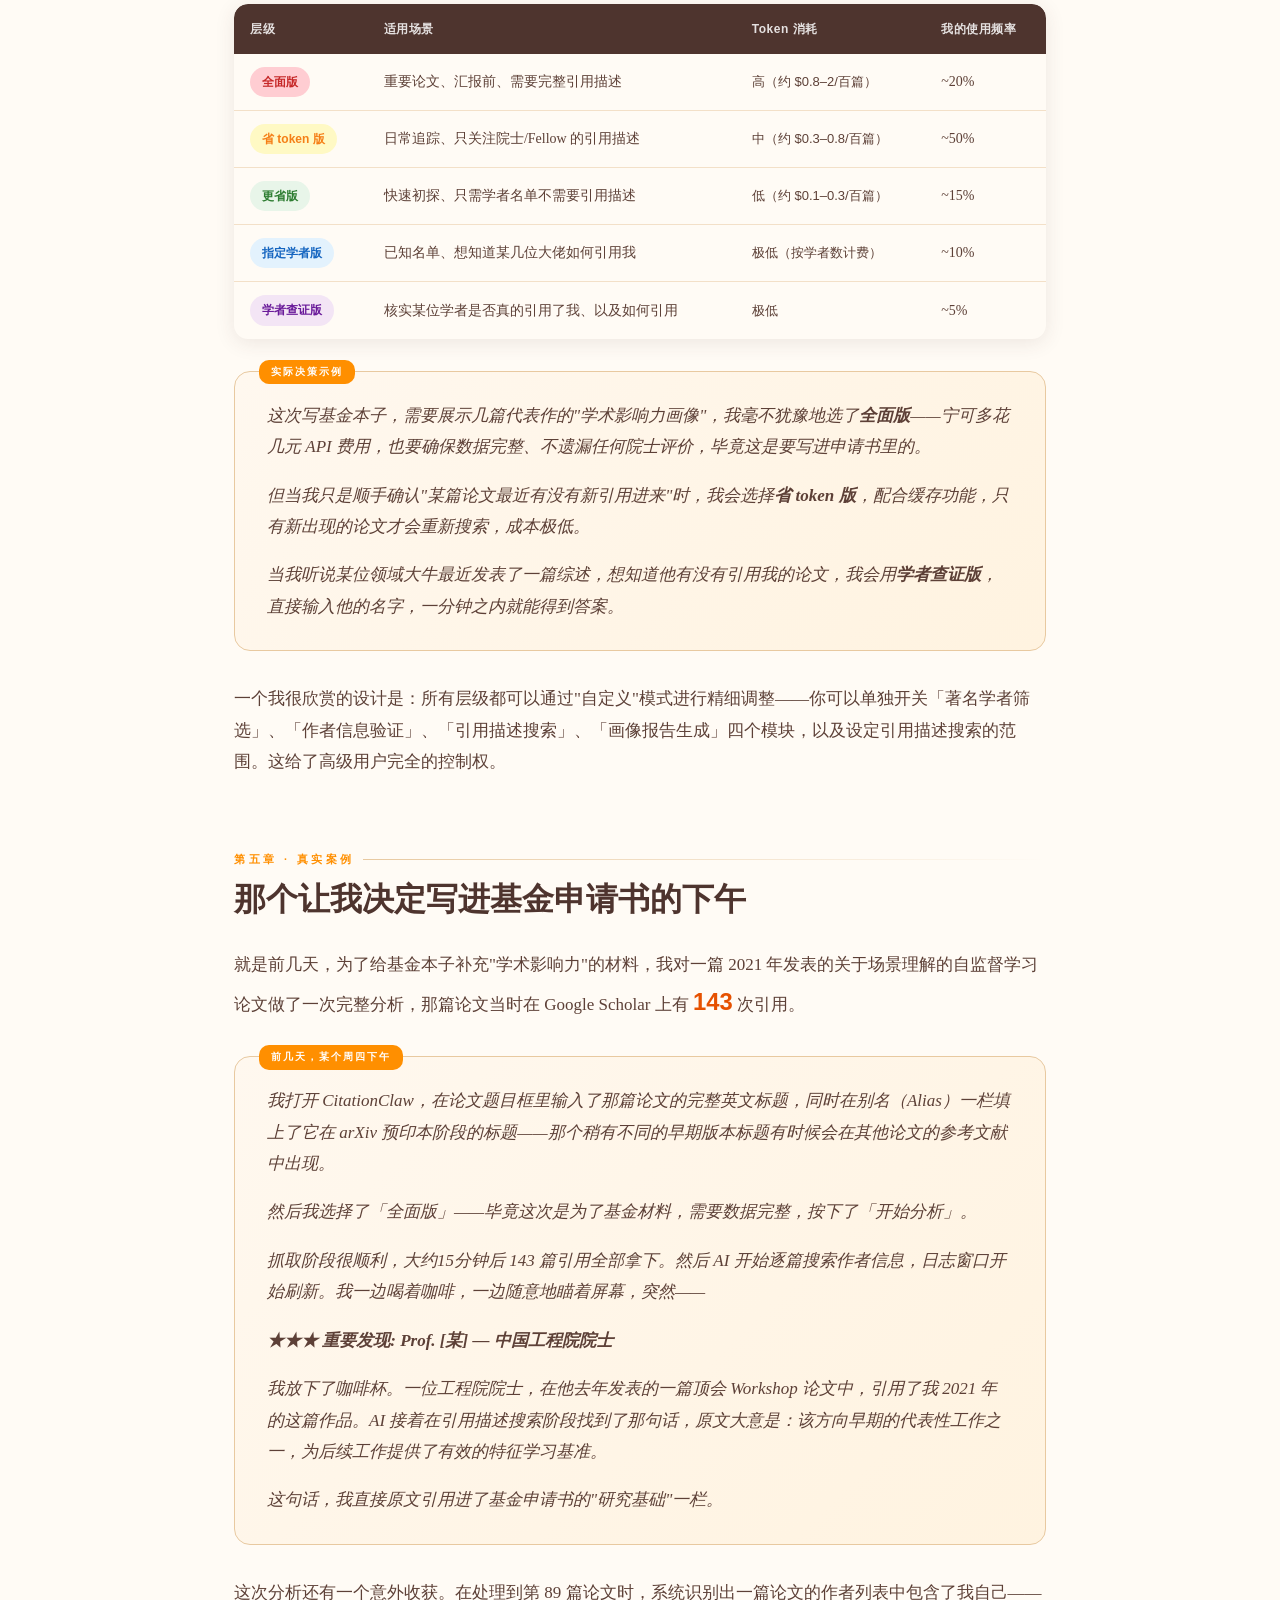
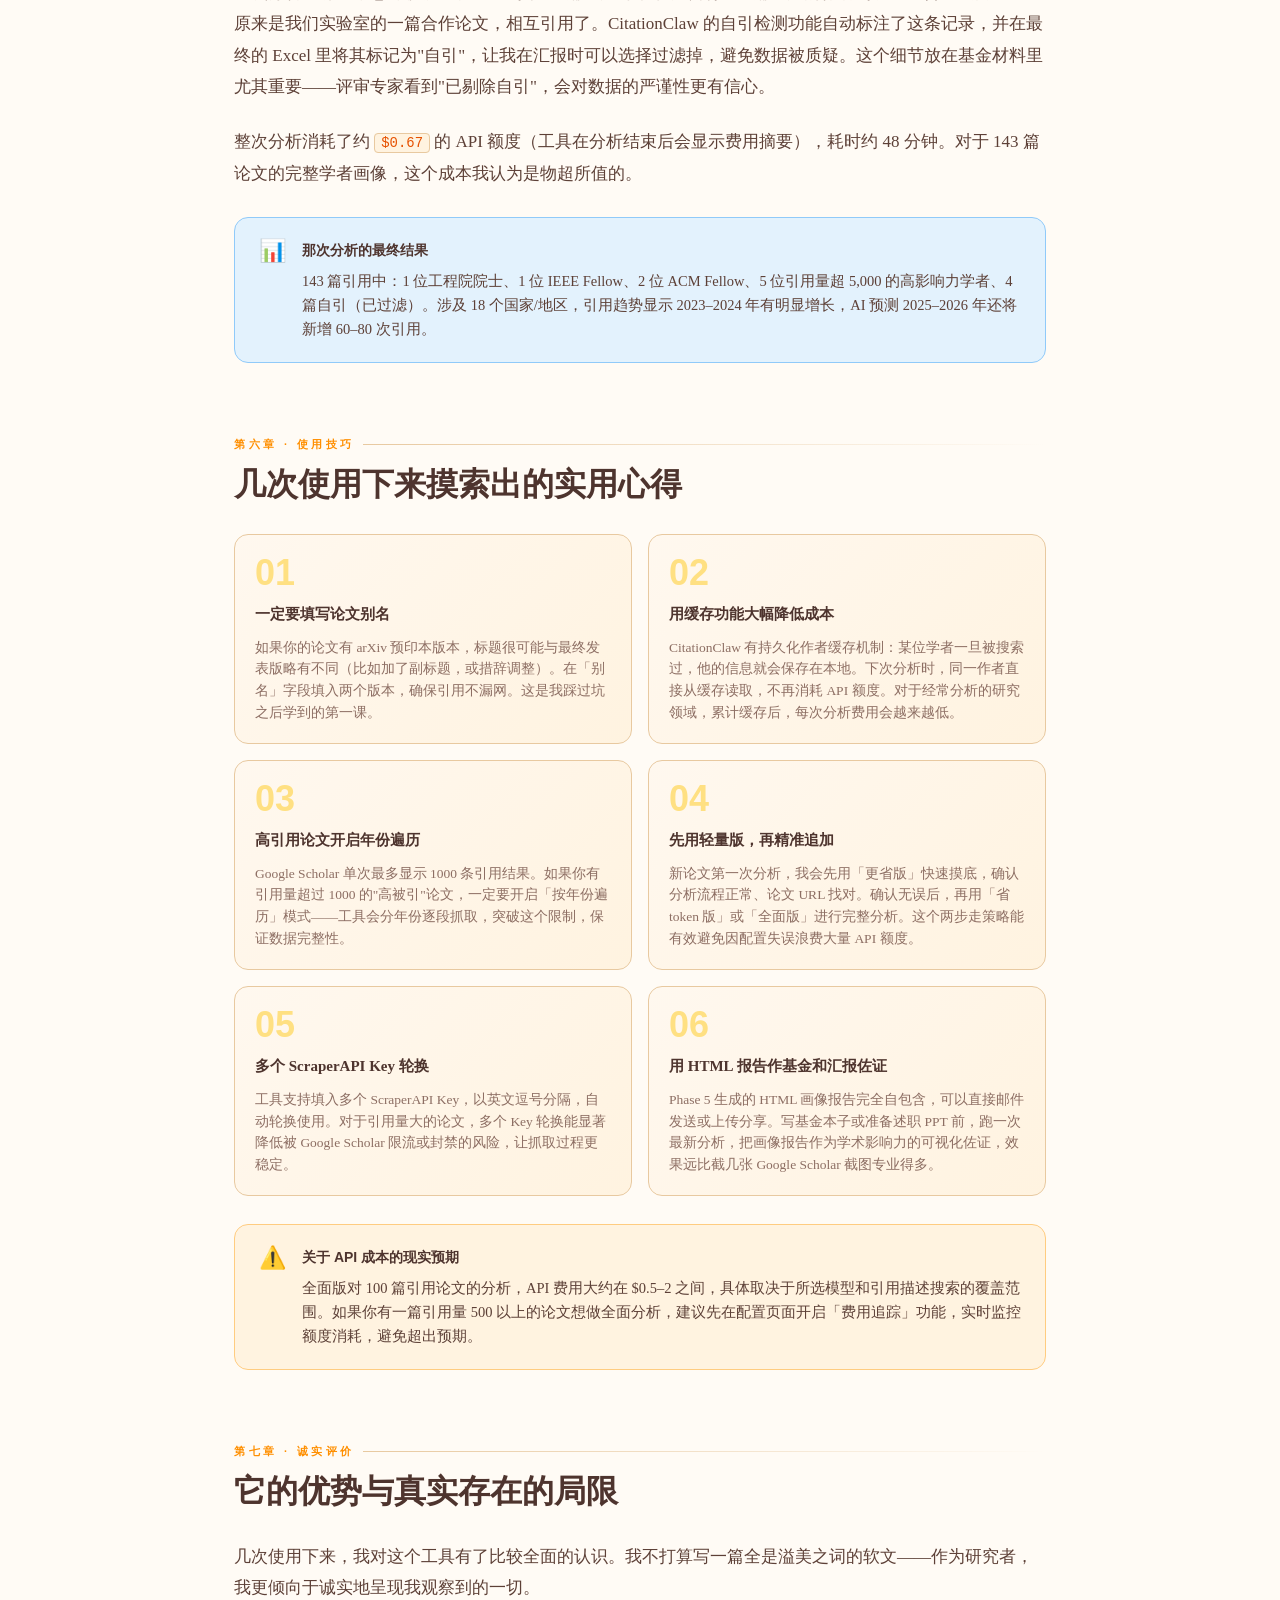
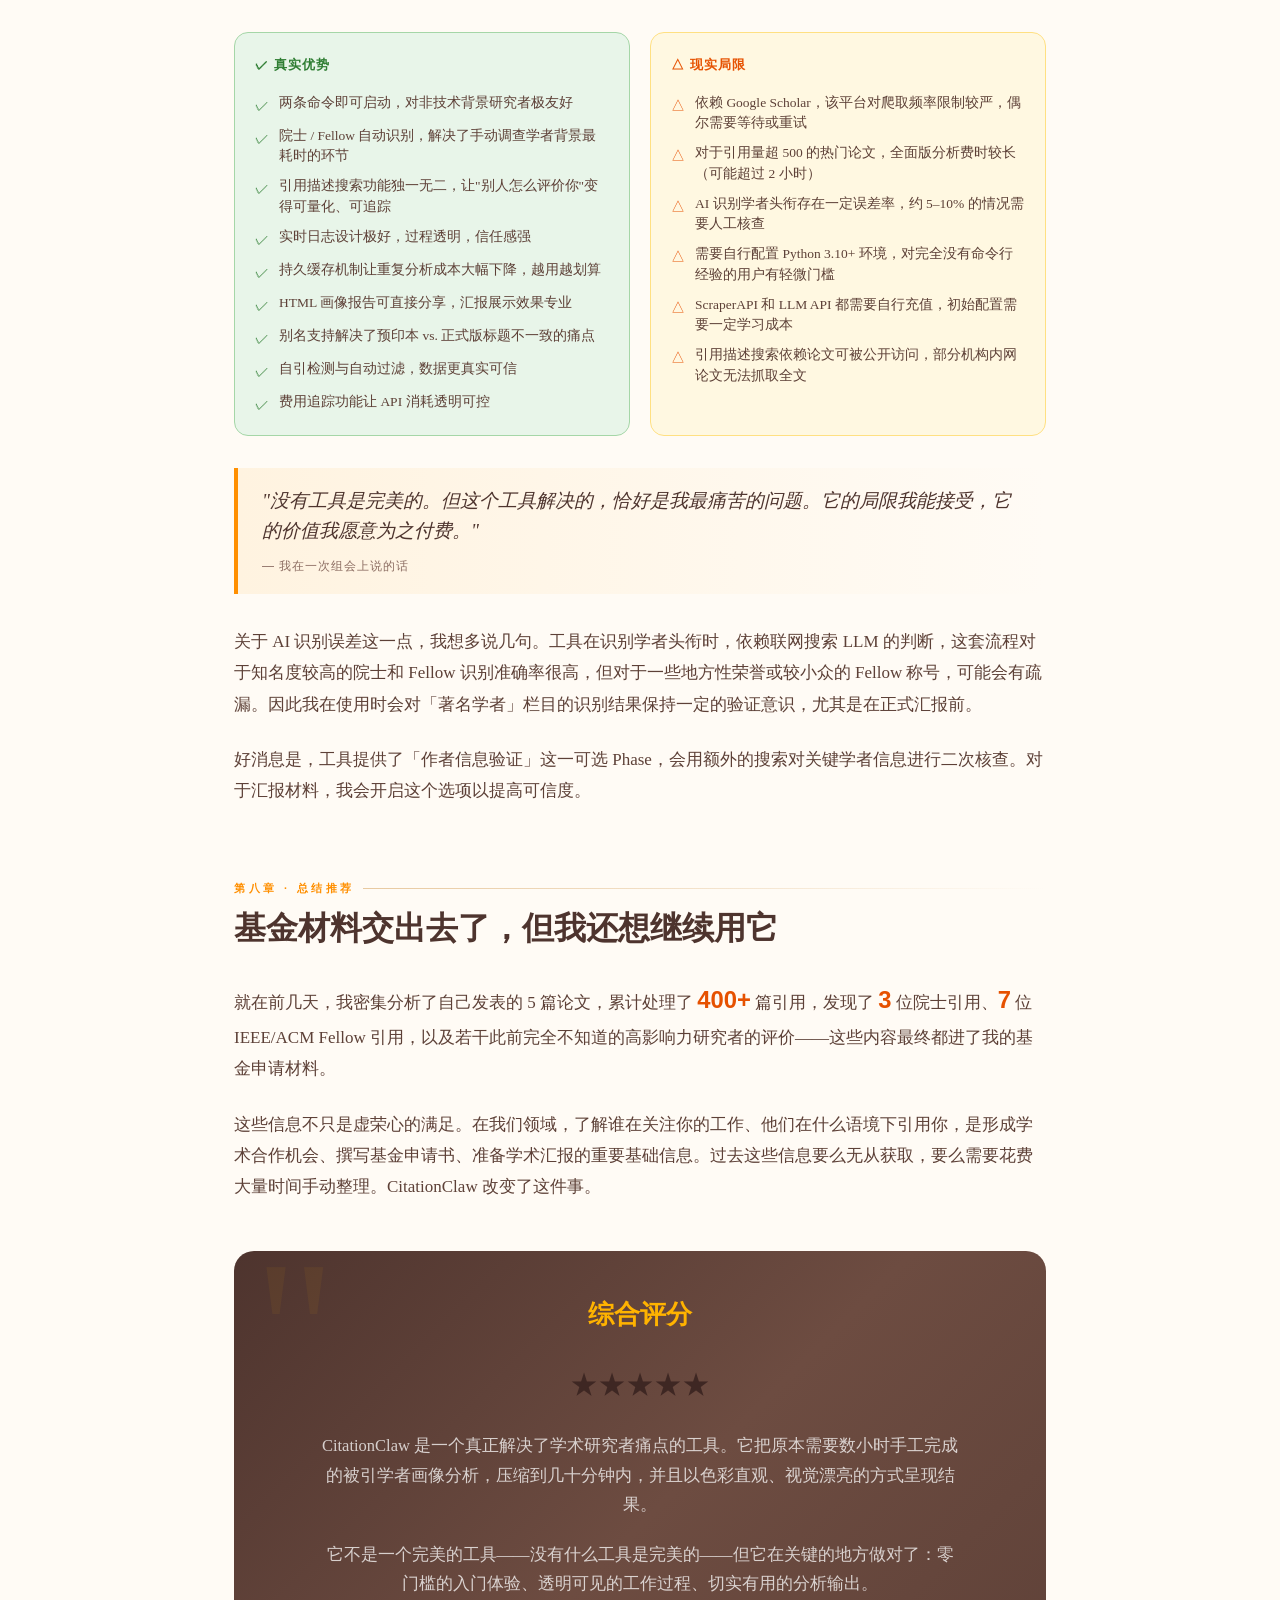
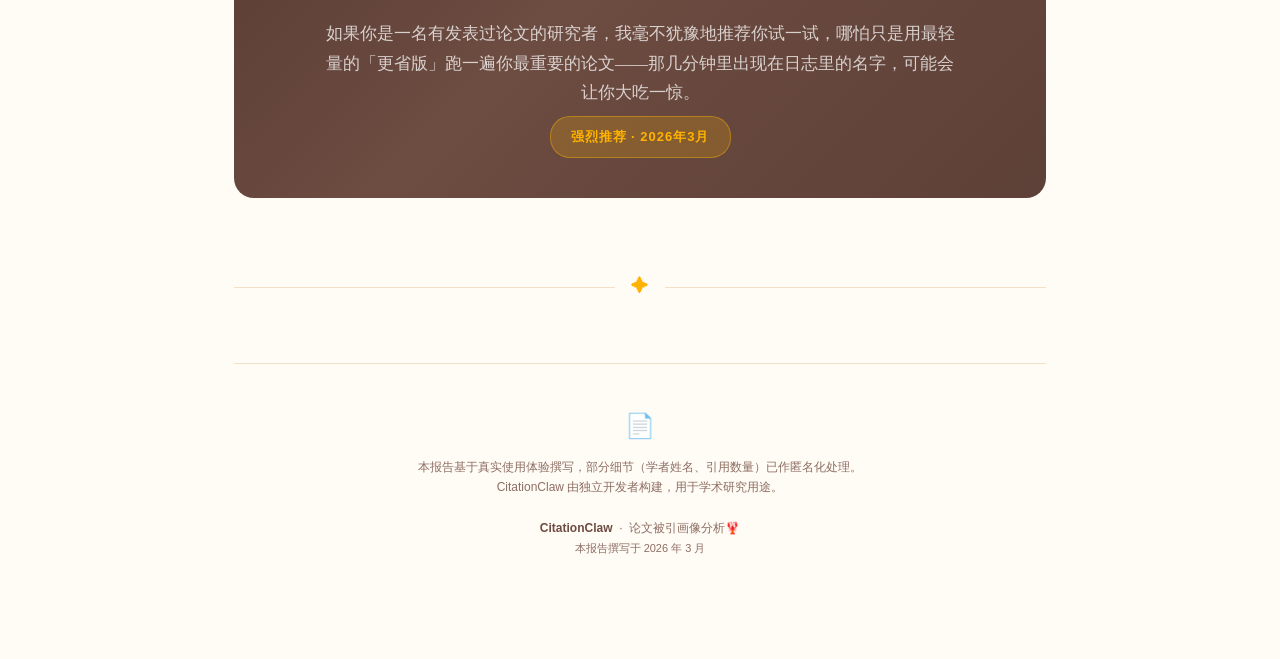
<file: docs/use-report.html>
<!DOCTYPE html>
<html lang="zh-CN">
<head>
<meta charset="UTF-8">
<meta name="viewport" content="width=device-width, initial-scale=1.0">
<title>我用它分析了我的论文被引情况 — CitationClaw 深度使用报告</title>
<style>
  /* ─── Reset & Base ─── */
  *, *::before, *::after { box-sizing: border-box; margin: 0; padding: 0; }

  :root {
    --bg:         #FFFBF5;
    --bg2:        #FFF8EF;
    --bg3:        #FFF3E0;
    --warm-100:   #FFE0B2;
    --warm-200:   #FFCC80;
    --amber:      #FFB300;
    --amber-light: #FFE082;
    --orange:     #FF8F00;
    --deep-orange: #E65100;
    --burnt:      #BF360C;
    --brown:      #4E342E;
    --brown-light: #6D4C41;
    --muted:      #8D6E63;
    --border:     #F3E0C8;
    --border2:    #E8C9A0;
    --text:       #3E2723;
    --text-light: #5D4037;
    --white:      #FFFFFF;
    --green:      #2E7D32;
    --red:        #C62828;
    --blue:       #1565C0;
  }

  html { scroll-behavior: smooth; }

  body {
    font-family: 'Georgia', 'Noto Serif SC', 'STSong', serif;
    background: var(--bg);
    color: var(--text);
    line-height: 1.85;
    font-size: 17px;
  }

  /* ─── Layout ─── */
  .page-wrapper {
    max-width: 860px;
    margin: 0 auto;
    padding: 0 24px 80px;
  }

  /* ─── Cover ─── */
  .cover {
    min-height: 92vh;
    display: flex;
    flex-direction: column;
    justify-content: center;
    align-items: center;
    text-align: center;
    padding: 60px 20px;
    background: linear-gradient(160deg, #FFF8EF 0%, #FFE0B2 40%, #FFCC80 75%, #FFB300 100%);
    position: relative;
    overflow: hidden;
    margin: 0 -24px;
  }

  .cover::before {
    content: '';
    position: absolute;
    inset: 0;
    background:
      radial-gradient(ellipse at 20% 30%, rgba(255,255,255,0.6) 0%, transparent 60%),
      radial-gradient(ellipse at 80% 70%, rgba(191,54,12,0.08) 0%, transparent 60%);
  }

  .cover-eyebrow {
    font-family: 'Arial', sans-serif;
    font-size: 11px;
    letter-spacing: 4px;
    text-transform: uppercase;
    color: var(--deep-orange);
    font-weight: 700;
    margin-bottom: 28px;
    position: relative;
    background: rgba(255,255,255,0.7);
    padding: 6px 18px;
    border-radius: 20px;
    border: 1px solid rgba(230,81,0,0.25);
  }

  .cover-title {
    font-size: clamp(32px, 6vw, 58px);
    font-weight: 900;
    line-height: 1.2;
    color: var(--brown);
    position: relative;
    margin-bottom: 22px;
    text-shadow: 0 2px 12px rgba(78,52,46,0.12);
  }

  .cover-title em {
    font-style: normal;
    color: var(--deep-orange);
    display: block;
    font-size: 0.78em;
    font-weight: 700;
    margin-top: 8px;
    letter-spacing: -0.5px;
  }

  .cover-subtitle {
    font-size: 16px;
    color: var(--brown-light);
    max-width: 520px;
    line-height: 1.7;
    position: relative;
    background: rgba(255,255,255,0.65);
    padding: 14px 24px;
    border-radius: 12px;
    border-left: 3px solid var(--orange);
    margin-bottom: 40px;
  }

  .cover-meta {
    display: flex;
    gap: 20px;
    flex-wrap: wrap;
    justify-content: center;
    position: relative;
    font-family: 'Arial', sans-serif;
    font-size: 12px;
    color: var(--brown-light);
  }

  .cover-meta span {
    background: rgba(255,255,255,0.8);
    padding: 5px 14px;
    border-radius: 20px;
    border: 1px solid rgba(191,54,12,0.2);
  }

  .cover-scroll-hint {
    position: absolute;
    bottom: 32px;
    left: 50%;
    transform: translateX(-50%);
    font-family: 'Arial', sans-serif;
    font-size: 11px;
    color: var(--brown-light);
    letter-spacing: 2px;
    text-transform: uppercase;
    display: flex;
    flex-direction: column;
    align-items: center;
    gap: 8px;
    animation: bounce 2s infinite;
  }

  @keyframes bounce {
    0%, 100% { transform: translateX(-50%) translateY(0); }
    50% { transform: translateX(-50%) translateY(8px); }
  }

  .arrow-down {
    width: 20px;
    height: 20px;
    border-right: 2px solid var(--deep-orange);
    border-bottom: 2px solid var(--deep-orange);
    transform: rotate(45deg);
    margin-top: -8px;
  }

  /* ─── TOC ─── */
  .toc-section {
    background: var(--bg3);
    border: 1px solid var(--border2);
    border-radius: 16px;
    padding: 32px 36px;
    margin: 56px 0 48px;
  }

  .toc-title {
    font-size: 13px;
    letter-spacing: 3px;
    text-transform: uppercase;
    color: var(--orange);
    font-family: 'Arial', sans-serif;
    font-weight: 700;
    margin-bottom: 20px;
  }

  .toc-list {
    list-style: none;
    display: grid;
    grid-template-columns: 1fr 1fr;
    gap: 10px 32px;
  }

  .toc-list li a {
    text-decoration: none;
    color: var(--brown-light);
    font-size: 15px;
    display: flex;
    align-items: center;
    gap: 10px;
    transition: color 0.2s;
  }

  .toc-list li a:hover { color: var(--deep-orange); }

  .toc-num {
    font-family: 'Arial', sans-serif;
    font-size: 11px;
    font-weight: 700;
    color: var(--orange);
    background: var(--amber-light);
    width: 22px;
    height: 22px;
    border-radius: 50%;
    display: inline-flex;
    align-items: center;
    justify-content: center;
    flex-shrink: 0;
  }

  /* ─── Section ─── */
  .section {
    margin: 72px 0;
    scroll-margin-top: 32px;
  }

  .section-eyebrow {
    font-family: 'Arial', sans-serif;
    font-size: 10.5px;
    letter-spacing: 3.5px;
    text-transform: uppercase;
    color: var(--orange);
    font-weight: 700;
    margin-bottom: 10px;
    display: flex;
    align-items: center;
    gap: 8px;
  }

  .section-eyebrow::after {
    content: '';
    flex: 1;
    height: 1px;
    background: linear-gradient(to right, var(--border2), transparent);
  }

  .section-title {
    font-size: clamp(22px, 4vw, 32px);
    font-weight: 800;
    color: var(--brown);
    line-height: 1.3;
    margin-bottom: 28px;
  }

  /* ─── Body Text ─── */
  p {
    margin-bottom: 1.4em;
    color: var(--text-light);
  }

  p:last-child { margin-bottom: 0; }

  /* ─── Pull Quote ─── */
  .pull-quote {
    border-left: 4px solid var(--orange);
    background: linear-gradient(to right, var(--bg3), transparent);
    padding: 18px 24px;
    margin: 32px 0;
    border-radius: 0 12px 12px 0;
    font-size: 19px;
    color: var(--brown);
    font-style: italic;
    line-height: 1.6;
  }

  .pull-quote cite {
    display: block;
    font-size: 12px;
    font-style: normal;
    color: var(--muted);
    margin-top: 10px;
    font-family: 'Arial', sans-serif;
    letter-spacing: 1px;
  }

  /* ─── Callout Box ─── */
  .callout {
    border-radius: 14px;
    padding: 20px 24px;
    margin: 28px 0;
    display: flex;
    gap: 16px;
    align-items: flex-start;
  }

  .callout-tip {
    background: #FFF8E1;
    border: 1px solid #FFE082;
  }

  .callout-info {
    background: #E3F2FD;
    border: 1px solid #90CAF9;
  }

  .callout-success {
    background: #E8F5E9;
    border: 1px solid #A5D6A7;
  }

  .callout-warn {
    background: #FFF3E0;
    border: 1px solid #FFCC80;
  }

  .callout-icon {
    font-size: 22px;
    flex-shrink: 0;
    line-height: 1;
    margin-top: 2px;
  }

  .callout-body { flex: 1; }

  .callout-title {
    font-size: 14px;
    font-weight: 700;
    font-family: 'Arial', sans-serif;
    margin-bottom: 6px;
    color: var(--brown);
  }

  .callout-text {
    font-size: 14.5px;
    color: var(--text-light);
    line-height: 1.65;
    margin: 0;
  }

  /* ─── UI Mockup Base ─── */
  .mockup-wrap {
    margin: 36px 0;
    border-radius: 16px;
    overflow: hidden;
    box-shadow: 0 8px 40px rgba(78,52,46,0.14), 0 2px 8px rgba(78,52,46,0.06);
  }

  .mockup-titlebar {
    background: linear-gradient(135deg, #4E342E 0%, #6D4C41 100%);
    padding: 10px 16px;
    display: flex;
    align-items: center;
    gap: 8px;
  }

  .mockup-dot {
    width: 12px;
    height: 12px;
    border-radius: 50%;
    flex-shrink: 0;
  }

  .mockup-dot.r { background: #FF5F56; }
  .mockup-dot.y { background: #FEBC2E; }
  .mockup-dot.g { background: #27C840; }

  .mockup-titlebar-label {
    font-family: 'Arial', sans-serif;
    font-size: 12px;
    color: rgba(255,255,255,0.6);
    margin-left: 8px;
    flex: 1;
    text-align: center;
    letter-spacing: 0.5px;
  }

  .mockup-body {
    background: #FFFBF5;
    padding: 24px;
    border: 1px solid var(--border2);
    border-top: none;
    border-radius: 0 0 16px 16px;
  }

  /* ─── App UI Mockup ─── */
  .ui-hero-bar {
    background: linear-gradient(135deg, #3E2723 0%, #5D4037 50%, #4E342E 100%);
    border-radius: 10px;
    padding: 22px 24px;
    margin-bottom: 16px;
    text-align: center;
    position: relative;
    overflow: hidden;
  }

  .ui-hero-bar::before {
    content: '';
    position: absolute;
    inset: 0;
    background: radial-gradient(ellipse at 30% 50%, rgba(255,179,0,0.12) 0%, transparent 70%);
  }

  .ui-hero-eyebrow {
    font-family: 'Arial', sans-serif;
    font-size: 9px;
    letter-spacing: 4px;
    color: rgba(255,200,100,0.7);
    text-transform: uppercase;
    margin-bottom: 6px;
    position: relative;
  }

  .ui-hero-title {
    font-size: 20px;
    font-weight: 800;
    color: #FFF;
    position: relative;
  }

  .ui-hero-title span {
    background: linear-gradient(90deg, #FFB300, #FF8F00);
    -webkit-background-clip: text;
    -webkit-text-fill-color: transparent;
    background-clip: text;
  }

  .ui-hero-desc {
    font-size: 11.5px;
    color: rgba(255,255,255,0.55);
    margin-top: 6px;
    position: relative;
    line-height: 1.5;
  }

  .ui-card {
    background: #FFF8EF;
    border: 1px solid #E8C9A0;
    border-radius: 10px;
    padding: 14px 16px;
    margin-bottom: 12px;
  }

  .ui-card-label {
    font-family: 'Arial', sans-serif;
    font-size: 9.5px;
    font-weight: 700;
    letter-spacing: 2px;
    text-transform: uppercase;
    color: var(--orange);
    margin-bottom: 10px;
  }

  .ui-input {
    width: 100%;
    background: white;
    border: 1px solid #D7B896;
    border-radius: 7px;
    padding: 8px 12px;
    font-size: 13px;
    color: var(--text-light);
    font-family: 'Arial', sans-serif;
  }

  .ui-tag {
    display: inline-flex;
    align-items: center;
    gap: 6px;
    background: linear-gradient(135deg, #FF8F00, #E65100);
    color: white;
    padding: 4px 12px 4px 10px;
    border-radius: 6px;
    font-size: 12px;
    font-family: 'Arial', sans-serif;
    margin: 3px;
  }

  .ui-tag-x {
    opacity: 0.7;
    cursor: pointer;
    font-size: 10px;
  }

  .ui-btn-primary {
    display: inline-flex;
    align-items: center;
    gap: 7px;
    background: linear-gradient(135deg, #FF8F00, #E65100);
    color: white;
    padding: 9px 20px;
    border-radius: 8px;
    font-family: 'Arial', sans-serif;
    font-size: 13px;
    font-weight: 600;
    border: none;
    cursor: pointer;
    box-shadow: 0 2px 8px rgba(230,81,0,0.3);
  }

  .ui-select {
    background: white;
    border: 1px solid #D7B896;
    border-radius: 7px;
    padding: 7px 12px;
    font-size: 12.5px;
    color: var(--text-light);
    font-family: 'Arial', sans-serif;
    width: 100%;
  }

  .ui-tier-row {
    display: flex;
    gap: 8px;
    margin-bottom: 10px;
    align-items: center;
  }

  .ui-tier-badge {
    font-family: 'Arial', sans-serif;
    font-size: 10px;
    font-weight: 700;
    padding: 3px 9px;
    border-radius: 4px;
    white-space: nowrap;
  }

  .ui-tier-full { background: #E65100; color: white; }
  .ui-tier-lite { background: #FF8F00; color: white; }
  .ui-tier-mini { background: #FFB300; color: #4E342E; }
  .ui-tier-custom { background: #8D6E63; color: white; }

  /* ─── Terminal / Log Mockup ─── */
  .terminal {
    background: #1A0F0A;
    border-radius: 0 0 14px 14px;
    padding: 20px 22px;
    font-family: 'Menlo', 'Monaco', 'Courier New', monospace;
    font-size: 12.5px;
    line-height: 1.7;
    min-height: 280px;
    color: #D4B896;
    overflow-x: auto;
  }

  .terminal-titlebar {
    background: #2C1810;
    padding: 10px 16px;
    display: flex;
    align-items: center;
    gap: 8px;
    border-radius: 14px 14px 0 0;
  }

  .t-dot { width: 12px; height: 12px; border-radius: 50%; flex-shrink: 0; }
  .t-dot.r { background: #FF5F56; }
  .t-dot.y { background: #FEBC2E; }
  .t-dot.g { background: #27C840; }

  .t-label {
    font-family: 'Arial', sans-serif;
    font-size: 11px;
    color: rgba(212, 184, 150, 0.5);
    flex: 1;
    text-align: center;
  }

  .t-thinking {
    display: inline-flex;
    align-items: center;
    gap: 4px;
    margin-left: auto;
    font-size: 10px;
    color: rgba(212, 184, 150, 0.5);
    font-family: 'Arial', sans-serif;
  }

  .t-dot-anim {
    width: 5px;
    height: 5px;
    border-radius: 50%;
    background: #FFB300;
    animation: pulse 1.2s ease-in-out infinite;
  }

  .t-dot-anim:nth-child(2) { animation-delay: 0.2s; }
  .t-dot-anim:nth-child(3) { animation-delay: 0.4s; }

  @keyframes pulse {
    0%, 100% { opacity: 0.3; transform: scale(0.8); }
    50% { opacity: 1; transform: scale(1); }
  }

  .log-line { margin: 0; }
  .log-phase { color: #FFB300; font-weight: 700; }
  .log-ok { color: #66BB6A; }
  .log-info { color: #64B5F6; }
  .log-search { color: #CE93D8; }
  .log-found { color: #FFCC02; }
  .log-warn { color: #FFA726; }
  .log-dim { color: #6D4C41; }

  /* ─── Excel Mockup ─── */
  .excel-wrap {
    overflow-x: auto;
    border-radius: 0 0 14px 14px;
    border: 1px solid var(--border2);
    border-top: none;
  }

  .excel-table {
    width: 100%;
    border-collapse: collapse;
    font-family: 'Arial', sans-serif;
    font-size: 11.5px;
    min-width: 720px;
  }

  .excel-table thead th {
    background: #E8C9A0;
    color: #4E342E;
    font-weight: 700;
    padding: 9px 10px;
    text-align: left;
    border: 1px solid #D7B896;
    letter-spacing: 0.3px;
    font-size: 10.5px;
    text-transform: uppercase;
    white-space: nowrap;
  }

  .excel-table tbody tr:nth-child(even) td { background: #FFFBF8; }
  .excel-table tbody tr:nth-child(odd) td { background: #FFFFFF; }

  .excel-table tbody td {
    padding: 8px 10px;
    border: 1px solid #EDE0CF;
    color: #5D4037;
    vertical-align: top;
    line-height: 1.4;
  }

  .excel-table tbody tr:hover td {
    background: #FFF3E0 !important;
  }

  .cell-red { background: #FFCDD2 !important; color: #C62828 !important; font-weight: 700; }
  .cell-yellow { background: #FFF9C4 !important; color: #F57F17 !important; font-weight: 700; }
  .cell-orange { background: #FFE0B2 !important; color: #E65100 !important; font-weight: 600; }
  .cell-normal { }

  .badge-pill {
    display: inline-block;
    padding: 2px 8px;
    border-radius: 10px;
    font-size: 10px;
    font-weight: 700;
    white-space: nowrap;
  }

  .badge-cae { background: #FFCDD2; color: #B71C1C; }
  .badge-cas { background: #F8BBD0; color: #880E4F; }
  .badge-ieee { background: #FFF9C4; color: #827717; }
  .badge-acm { background: #E8F5E9; color: #1B5E20; }
  .badge-cj { background: #E3F2FD; color: #0D47A1; }
  .badge-normal { background: #F5F5F5; color: #757575; }

  /* ─── Dashboard Preview ─── */
  .dash-preview {
    background: #1C0F08;
    border-radius: 0 0 14px 14px;
    padding: 20px;
    min-height: 400px;
  }

  .dash-stat-row {
    display: grid;
    grid-template-columns: repeat(4, 1fr);
    gap: 12px;
    margin-bottom: 16px;
  }

  .dash-stat {
    background: rgba(255,255,255,0.06);
    border: 1px solid rgba(255,179,0,0.2);
    border-radius: 10px;
    padding: 14px 12px;
    text-align: center;
  }

  .dash-stat-num {
    font-size: 24px;
    font-weight: 800;
    color: #FFB300;
    font-family: 'Arial', sans-serif;
    line-height: 1;
    margin-bottom: 4px;
  }

  .dash-stat-label {
    font-size: 10px;
    color: rgba(255,255,255,0.45);
    font-family: 'Arial', sans-serif;
    letter-spacing: 0.5px;
  }

  .dash-chart-row {
    display: grid;
    grid-template-columns: 1fr 1fr;
    gap: 12px;
    margin-bottom: 16px;
  }

  .dash-chart-box {
    background: rgba(255,255,255,0.04);
    border: 1px solid rgba(255,179,0,0.15);
    border-radius: 10px;
    padding: 14px;
  }

  .dash-chart-title {
    font-family: 'Arial', sans-serif;
    font-size: 10px;
    letter-spacing: 2px;
    text-transform: uppercase;
    color: rgba(255,179,0,0.7);
    margin-bottom: 12px;
    font-weight: 700;
  }

  .bar-chart-row {
    display: flex;
    align-items: center;
    gap: 8px;
    margin-bottom: 7px;
  }

  .bar-label {
    font-family: 'Arial', sans-serif;
    font-size: 10px;
    color: rgba(255,255,255,0.6);
    width: 60px;
    text-align: right;
    flex-shrink: 0;
    white-space: nowrap;
  }

  .bar-track {
    flex: 1;
    height: 7px;
    background: rgba(255,255,255,0.06);
    border-radius: 4px;
    overflow: hidden;
  }

  .bar-fill {
    height: 100%;
    border-radius: 4px;
    background: linear-gradient(to right, #FF8F00, #FFB300);
  }

  .bar-val {
    font-family: 'Arial', sans-serif;
    font-size: 10px;
    color: rgba(255,179,0,0.7);
    width: 24px;
    flex-shrink: 0;
  }

  /* scholar cards in dash */
  .dash-scholar-list {
    background: rgba(255,255,255,0.04);
    border: 1px solid rgba(255,179,0,0.15);
    border-radius: 10px;
    padding: 14px;
  }

  .dash-scholar-item {
    display: flex;
    align-items: center;
    gap: 10px;
    padding: 8px 0;
    border-bottom: 1px solid rgba(255,255,255,0.05);
  }

  .dash-scholar-item:last-child { border-bottom: none; }

  .dash-scholar-avatar {
    width: 32px;
    height: 32px;
    border-radius: 50%;
    display: flex;
    align-items: center;
    justify-content: center;
    font-size: 14px;
    flex-shrink: 0;
  }

  .dash-scholar-name {
    font-size: 12px;
    color: rgba(255,255,255,0.8);
    font-family: 'Arial', sans-serif;
    font-weight: 600;
  }

  .dash-scholar-aff {
    font-size: 10px;
    color: rgba(255,255,255,0.38);
    font-family: 'Arial', sans-serif;
  }

  .dash-scholar-badge {
    margin-left: auto;
    font-size: 9px;
    font-weight: 700;
    padding: 2px 7px;
    border-radius: 4px;
    white-space: nowrap;
    font-family: 'Arial', sans-serif;
  }

  .dsb-cas { background: rgba(255,100,100,0.3); color: #FF8A80; }
  .dsb-ieee { background: rgba(255,214,0,0.2); color: #FFD600; }
  .dsb-cj { background: rgba(100,180,255,0.2); color: #82B1FF; }

  /* ─── Service Tier Table ─── */
  .tier-table {
    width: 100%;
    border-collapse: separate;
    border-spacing: 0;
    border-radius: 14px;
    overflow: hidden;
    box-shadow: 0 4px 20px rgba(78,52,46,0.1);
    margin: 28px 0;
  }

  .tier-table thead th {
    background: #4E342E;
    color: rgba(255,255,255,0.85);
    padding: 14px 16px;
    font-family: 'Arial', sans-serif;
    font-size: 12px;
    font-weight: 600;
    text-align: left;
    letter-spacing: 0.5px;
  }

  .tier-table thead th:first-child { border-radius: 14px 0 0 0; }
  .tier-table thead th:last-child { border-radius: 0 14px 0 0; }

  .tier-table tbody tr { transition: background 0.15s; }
  .tier-table tbody tr:hover td { background: #FFF3E0; }

  .tier-table tbody td {
    padding: 13px 16px;
    border-bottom: 1px solid var(--border);
    font-size: 14px;
    color: var(--text-light);
    vertical-align: middle;
  }

  .tier-table tbody tr:last-child td { border-bottom: none; }
  .tier-table tbody tr:last-child td:first-child { border-radius: 0 0 0 14px; }
  .tier-table tbody tr:last-child td:last-child { border-radius: 0 0 14px 0; }

  .tier-chip {
    display: inline-block;
    padding: 4px 12px;
    border-radius: 20px;
    font-family: 'Arial', sans-serif;
    font-size: 12px;
    font-weight: 700;
    white-space: nowrap;
  }

  /* ─── Tips Grid ─── */
  .tips-grid {
    display: grid;
    grid-template-columns: 1fr 1fr;
    gap: 16px;
    margin: 28px 0;
  }

  .tip-card {
    background: linear-gradient(135deg, #FFF8EF, #FFF3E0);
    border: 1px solid var(--border2);
    border-radius: 14px;
    padding: 20px;
    position: relative;
  }

  .tip-num {
    font-family: 'Arial', sans-serif;
    font-size: 36px;
    font-weight: 900;
    color: var(--amber-light);
    line-height: 1;
    margin-bottom: 10px;
  }

  .tip-title {
    font-size: 15px;
    font-weight: 700;
    color: var(--brown);
    margin-bottom: 8px;
  }

  .tip-text {
    font-size: 13.5px;
    color: var(--muted);
    line-height: 1.6;
    margin: 0;
  }

  /* ─── Pros/Cons ─── */
  .pros-cons-grid {
    display: grid;
    grid-template-columns: 1fr 1fr;
    gap: 20px;
    margin: 28px 0;
  }

  .pros-card {
    background: #E8F5E9;
    border: 1px solid #A5D6A7;
    border-radius: 14px;
    padding: 20px;
  }

  .cons-card {
    background: #FFF8E1;
    border: 1px solid #FFE082;
    border-radius: 14px;
    padding: 20px;
  }

  .pc-title {
    font-family: 'Arial', sans-serif;
    font-size: 13px;
    font-weight: 700;
    letter-spacing: 1px;
    text-transform: uppercase;
    margin-bottom: 16px;
    display: flex;
    align-items: center;
    gap: 8px;
  }

  .pros-card .pc-title { color: #2E7D32; }
  .cons-card .pc-title { color: #E65100; }

  .pc-list {
    list-style: none;
    display: flex;
    flex-direction: column;
    gap: 10px;
  }

  .pc-list li {
    display: flex;
    gap: 10px;
    font-size: 13.5px;
    color: var(--text-light);
    line-height: 1.5;
  }

  .pc-list li::before {
    flex-shrink: 0;
    margin-top: 2px;
    font-size: 14px;
  }

  .pros-card .pc-list li::before { content: '✓'; color: #2E7D32; }
  .cons-card .pc-list li::before { content: '△'; color: #E65100; }

  /* ─── Conclusion Box ─── */
  .conclusion-box {
    background: linear-gradient(135deg, #4E342E 0%, #6D4C41 50%, #5D4037 100%);
    border-radius: 20px;
    padding: 40px 44px;
    margin: 48px 0;
    position: relative;
    overflow: hidden;
    text-align: center;
  }

  .conclusion-box::before {
    content: '"';
    position: absolute;
    top: -20px;
    left: 20px;
    font-size: 200px;
    color: rgba(255,179,0,0.06);
    font-family: Georgia, serif;
    line-height: 1;
  }

  .conclusion-box h3 {
    font-size: 26px;
    color: #FFB300;
    margin-bottom: 18px;
    position: relative;
  }

  .conclusion-box p {
    color: rgba(255,255,255,0.75);
    font-size: 16.5px;
    max-width: 640px;
    margin: 0 auto 1.2em;
    line-height: 1.8;
    position: relative;
  }

  .conclusion-rating {
    display: flex;
    justify-content: center;
    gap: 4px;
    margin: 20px 0;
    font-size: 28px;
    position: relative;
  }

  .conclusion-tag {
    display: inline-block;
    background: rgba(255,179,0,0.2);
    border: 1px solid rgba(255,179,0,0.4);
    color: #FFB300;
    padding: 8px 20px;
    border-radius: 20px;
    font-family: 'Arial', sans-serif;
    font-size: 13px;
    font-weight: 700;
    letter-spacing: 1px;
    margin-top: 8px;
    position: relative;
  }

  /* ─── Footer ─── */
  .footer {
    text-align: center;
    padding: 40px 0 20px;
    border-top: 1px solid var(--border);
    margin-top: 60px;
  }

  .footer-logo {
    font-size: 24px;
    margin-bottom: 8px;
  }

  .footer-text {
    font-family: 'Arial', sans-serif;
    font-size: 12px;
    color: var(--muted);
    line-height: 1.7;
  }

  /* ─── Divider ─── */
  .divider {
    border: none;
    border-top: 1px solid var(--border);
    margin: 48px 0;
  }

  .divider-ornament {
    text-align: center;
    position: relative;
    margin: 40px 0;
  }

  .divider-ornament::before {
    content: '';
    position: absolute;
    top: 50%;
    left: 0;
    right: 0;
    height: 1px;
    background: var(--border);
  }

  .divider-ornament span {
    background: var(--bg);
    padding: 0 16px;
    position: relative;
    color: var(--amber);
    font-size: 18px;
  }

  /* ─── Responsive ─── */
  @media (max-width: 640px) {
    .toc-list { grid-template-columns: 1fr; }
    .tips-grid { grid-template-columns: 1fr; }
    .pros-cons-grid { grid-template-columns: 1fr; }
    .dash-stat-row { grid-template-columns: repeat(2, 1fr); }
    .dash-chart-row { grid-template-columns: 1fr; }
    body { font-size: 15px; }
    .conclusion-box { padding: 28px 24px; }
  }

  /* ─── Inline code ─── */
  code {
    font-family: 'Menlo', 'Monaco', monospace;
    font-size: 0.82em;
    background: var(--bg3);
    border: 1px solid var(--border2);
    border-radius: 4px;
    padding: 1px 6px;
    color: var(--deep-orange);
  }

  /* ─── Narrative scene ─── */
  .narrative-scene {
    background: linear-gradient(135deg, #FFF8EF 0%, #FFF3E0 100%);
    border: 1px solid var(--border2);
    border-radius: 16px;
    padding: 28px 32px;
    margin: 32px 0;
    position: relative;
  }

  .narrative-scene::before {
    content: attr(data-chapter);
    position: absolute;
    top: -12px;
    left: 24px;
    background: var(--orange);
    color: white;
    font-family: 'Arial', sans-serif;
    font-size: 10px;
    font-weight: 700;
    letter-spacing: 2px;
    text-transform: uppercase;
    padding: 3px 12px;
    border-radius: 10px;
  }

  .scene-p {
    color: var(--text-light);
    line-height: 1.85;
    font-style: italic;
    margin-bottom: 1em;
  }

  .scene-p:last-child { margin-bottom: 0; }

  /* ─── Highlight number ─── */
  .hl-num {
    font-size: 1.4em;
    font-weight: 900;
    color: var(--deep-orange);
    font-family: 'Arial', sans-serif;
  }

  /* Sticky progress dots */
  .reading-dots {
    position: fixed;
    right: 20px;
    top: 50%;
    transform: translateY(-50%);
    display: flex;
    flex-direction: column;
    gap: 10px;
    z-index: 100;
  }

  .reading-dot {
    width: 8px;
    height: 8px;
    border-radius: 50%;
    background: var(--border2);
    transition: all 0.3s;
    cursor: pointer;
  }

  .reading-dot.active {
    background: var(--orange);
    transform: scale(1.4);
  }

  @media (max-width: 768px) {
    .reading-dots { display: none; }
  }
</style>
</head>
<body>

<!-- Reading Progress Dots -->
<nav class="reading-dots" aria-label="章节导航">
  <div class="reading-dot active" onclick="document.getElementById('cover').scrollIntoView({behavior:'smooth'})" title="封面"></div>
  <div class="reading-dot" onclick="document.getElementById('s1').scrollIntoView({behavior:'smooth'})" title="初识工具"></div>
  <div class="reading-dot" onclick="document.getElementById('s2').scrollIntoView({behavior:'smooth'})" title="第一次分析"></div>
  <div class="reading-dot" onclick="document.getElementById('s3').scrollIntoView({behavior:'smooth'})" title="功能亮点"></div>
  <div class="reading-dot" onclick="document.getElementById('s4').scrollIntoView({behavior:'smooth'})" title="服务分层"></div>
  <div class="reading-dot" onclick="document.getElementById('s5').scrollIntoView({behavior:'smooth'})" title="真实案例"></div>
  <div class="reading-dot" onclick="document.getElementById('s6').scrollIntoView({behavior:'smooth'})" title="使用技巧"></div>
  <div class="reading-dot" onclick="document.getElementById('s7').scrollIntoView({behavior:'smooth'})" title="优势与不足"></div>
  <div class="reading-dot" onclick="document.getElementById('s8').scrollIntoView({behavior:'smooth'})" title="总结"></div>
</nav>

<!-- ═══════════════════════════════════════ COVER ═══════════════════════════════════════ -->
<div class="cover" id="cover">
  <div class="cover-eyebrow">用户深度体验报告 · 2026 年 3 月</div>
  <h1 class="cover-title">
    基金申请前，我用它把自己的
    <em>被引影响力摸了个底</em>
  </h1>
  <p class="cover-subtitle">
    一位研究者的真实使用记录：<br>
    基金本子写到"学术影响力"一栏，才意识到自己对被引情况一无所知——<br>
    <strong>CitationClaw</strong> 在一个下午帮我补上了这块空白。
  </p>
  <div class="cover-meta">
    <span>📝 作者：AI拟人化某高校助理教授</span>
    <span>📊 涉及论文：5篇</span>
    <span>⏱ 起因：国家自然科学基金申请在即</span>
    <span>🎓 研究领域：计算机视觉 · 多模态</span>
  </div>
  <div class="cover-scroll-hint">
    继续阅读
    <div class="arrow-down"></div>
  </div>
</div>

<!-- ═══════════════════════════════════════ WRAPPER ═══════════════════════════════════════ -->
<div class="page-wrapper">

<!-- ─── TOC ─── -->
<div class="toc-section">
  <div class="toc-title">本文目录</div>
  <ul class="toc-list">
    <li><a href="#s1"><span class="toc-num">1</span> 初识工具：意外的发现</a></li>
    <li><a href="#s2"><span class="toc-num">2</span> 第一次分析：步步惊喜</a></li>
    <li><a href="#s3"><span class="toc-num">3</span> 功能亮点深度解析</a></li>
    <li><a href="#s4"><span class="toc-num">4</span> 服务分层的选择智慧</a></li>
    <li><a href="#s5"><span class="toc-num">5</span> 真实使用案例还原</a></li>
    <li><a href="#s6"><span class="toc-num">6</span> 使用技巧与心得总结</a></li>
    <li><a href="#s7"><span class="toc-num">7</span> 优势与不足的诚实评价</a></li>
    <li><a href="#s8"><span class="toc-num">8</span> 综合推荐与总结</a></li>
  </ul>
</div>

<!-- ═══════════════════════════════════════ S1 ═══════════════════════════════════════ -->
<section class="section" id="s1">
  <div class="section-eyebrow">第一章 · 初识工具</div>
  <h2 class="section-title">写基金本子，才意识到自己对被引情况一无所知</h2>

  <p>
    前几天，我在填写国家自然科学基金申请书的"研究基础与工作条件"一栏时，卡住了。需要写"代表性成果的学术影响力"——但我能写什么？Google Scholar 上那些冷冰冰的引用数字，我连引用我的学者是谁都说不清楚，更别提他们是哪个级别、在哪个机构、又是在什么语境下引用了我。
  </p>

  <p>
    就在那个时候，我的同事发来一条消息，附了一个 GitHub 链接：<strong>CitationClaw</strong>。"你试试这个，能直接告诉你谁引用了你，级别高不高。" 坦率地讲，最初我将信将疑——它真的能自动分析出引用我论文的学者，并且判断那位学者是不是院士、IEEE Fellow？这听起来太理想化了。
  </p>

  <div class="pull-quote">
    "当我看到它在不到十秒的时间内把一篇论文的引用页面全部爬取完毕，并且开始逐一搜索每位作者的学术身份时，我意识到这不是一个普通工具。"
    <cite>— 我的第一次使用记录，2026年3月</cite>
  </div>

  <p>
    <strong>入门体验异常顺滑。</strong>环境搭建只需要两条命令：
  </p>

  <div style="background:#1A0F0A;border-radius:10px;padding:16px 20px;font-family:'Menlo','Monaco',monospace;font-size:13px;color:#D4B896;margin:20px 0;line-height:1.8;">
    <span style="color:#66BB6A;">$</span> pip install -r requirements.txt<br>
    <span style="color:#66BB6A;">$</span> python start.py
  </div>

  <p>
    浏览器自动弹出，界面干净、温暖，没有任何技术门槛的压迫感。配置环节需要两样东西：一是 <strong>ScraperAPI Key</strong>（用于绕过 Google Scholar 的访问限制抓取页面），二是一个支持 OpenAI 格式的 <strong>API Key</strong>（用于驱动大语言模型搜索学者信息）。两者都在相应平台注册后即可获得，整个配置页面每个字段都有详尽说明。
  </p>

  <div class="callout callout-tip">
    <div class="callout-icon">💡</div>
    <div class="callout-body">
      <div class="callout-title">需要 Python 3.10 及以上版本</div>
      <p class="callout-text">推荐使用 Python 3.12。如果本机 Python 版本较旧，建议先通过 <code>pyenv</code> 或官网安装包升级，避免依赖安装报错。</p>
    </div>
  </div>

  <p>
    这个工具几乎不需要什么技术基础——作为一个每天和论文打交道、但对技术栈并不热情的研究者，一两条终端命令就能启动，这一点对我来说至关重要。
  </p>
</section>

<!-- ═══════════════════════════════════════ S2 ═══════════════════════════════════════ -->
<section class="section" id="s2">
  <div class="section-eyebrow">第二章 · 第一次分析</div>
  <h2 class="section-title">步步惊喜：从输入题目到看到院士的名字</h2>

  <p>
    我选择了自己发表于 2022 年的一篇关于视觉语言预训练的论文作为第一次测试对象。那篇论文在 Google Scholar 上显示有 <span class="hl-num">68</span> 次引用，数量不多不少，正适合感受完整流程。
  </p>

  <p>
    下面是界面的模拟还原，展示了我在首页看到的核心交互流程：
  </p>

  <!-- UI Mockup: Main Input -->
  <div class="mockup-wrap">
    <div class="mockup-titlebar">
      <div class="mockup-dot r"></div>
      <div class="mockup-dot y"></div>
      <div class="mockup-dot g"></div>
      <span class="mockup-titlebar-label">CitationClaw · 论文被引画像分析 · http://127.0.0.1:8000</span>
    </div>
    <div class="mockup-body" style="padding: 18px;">
      <!-- Hero -->
      <div class="ui-hero-bar">
        <div class="ui-hero-eyebrow">CITATION INTELLIGENCE AGENT</div>
        <div class="ui-hero-title">论文被引<span>画像分析</span></div>
        <div class="ui-hero-desc">输入论文题目，智能体将自动检索引用关系、搜索学者画像，并生成多维分析报告。支持多篇同时分析。</div>
      </div>

      <!-- Scholar Import (collapsed) -->
      <div class="ui-card" style="cursor:pointer; display:flex; align-items:center; gap:10px; padding:11px 16px;">
        <span style="font-size:15px;">🎓</span>
        <span style="font-family:'Arial',sans-serif;font-size:12px;color:#6D4C41;font-weight:600;">从 Google Scholar 主页导入论文</span>
        <span style="font-family:'Arial',sans-serif;font-size:11px;color:#8D6E63;margin-left:2px;">（可选）</span>
        <span style="margin-left:auto;color:#8D6E63;font-size:12px;">▼</span>
      </div>

      <!-- Paper Input -->
      <div class="ui-card">
        <div class="ui-card-label">📄 目标论文题目 &nbsp;<span style="font-weight:400;text-transform:none;letter-spacing:0;color:#8D6E63;">按回车添加，支持多篇同时分析</span></div>
        <div style="margin-bottom:8px;">
          <div class="ui-tag">Vision-Language Pre-training for Image Captioning <span class="ui-tag-x">✕</span></div>
        </div>
        <div class="ui-input" style="color:#B0A090;font-size:12px;">输入论文题目，按回车添加…</div>
      </div>

      <!-- Tier Selection -->
      <div class="ui-card">
        <div class="ui-card-label">⚡ 服务层级 &nbsp;<span style="font-weight:400;text-transform:none;letter-spacing:0;color:#8D6E63;">选择分析深度与成本的平衡点</span></div>
        <div class="ui-tier-row">
          <select class="ui-select">
            <option selected>全面版 — 搜索学者 + 筛选大佬 + 逐篇引用描述</option>
          </select>
        </div>
        <div style="display:flex;gap:14px;flex-wrap:wrap;font-family:'Arial',sans-serif;font-size:11.5px;color:#8D6E63;">
          <label style="display:flex;align-items:center;gap:5px;cursor:pointer;">
            <input type="checkbox" checked style="accent-color:#FF8F00;"> 著名学者筛选
          </label>
          <label style="display:flex;align-items:center;gap:5px;cursor:pointer;">
            <input type="checkbox" checked style="accent-color:#FF8F00;"> 引用描述搜索
          </label>
          <label style="display:flex;align-items:center;gap:5px;cursor:pointer;">
            <input type="checkbox" checked style="accent-color:#FF8F00;"> 画像报告生成
          </label>
        </div>
      </div>

      <!-- Run Button -->
      <div style="display:flex;gap:10px;">
        <button class="ui-btn-primary" style="flex:1;justify-content:center;padding:11px;border-radius:8px;">
          ▶ 开始分析
        </button>
      </div>
    </div>
  </div>

  <p>
    输入论文题目后，点击「开始分析」，系统立即进入 Phase 1（抓取引用列表）。我可以看到进度条缓慢推进——每隔约10秒翻一页（这个间隔是为了降低被封的风险），直到68篇引用全部抓取完毕。
  </p>

  <p>
    接下来是我最着迷的环节：<strong>实时日志窗口</strong>。这个深色终端风格的面板会实时滚动，展示 AI 正在做什么。我第一次看到它工作的样子时，几乎停下了手边的事情，就那么盯着屏幕看：
  </p>

  <!-- Terminal Mockup -->
  <div class="mockup-wrap" style="border-radius:14px;">
    <div class="terminal-titlebar">
      <div class="t-dot r"></div>
      <div class="t-dot y"></div>
      <div class="t-dot g"></div>
      <span class="t-label">实时日志 · Phase 2 · 搜索作者信息</span>
      <div class="t-thinking">
        <div class="t-dot-anim"></div>
        <div class="t-dot-anim"></div>
        <div class="t-dot-anim"></div>
        Thinking and Searching
      </div>
    </div>
    <div class="terminal">
<p class="log-line"><span class="log-phase">[Phase 1]</span> <span class="log-ok">✓</span> 抓取完成，共获得 <span class="log-found">68</span> 篇引用论文</p>
<p class="log-line"><span class="log-dim">─────────────────────────────────────────</span></p>
<p class="log-line"><span class="log-phase">[Phase 2]</span> 开始搜索作者学术信息...</p>
<p class="log-line"><span class="log-dim">  [1/68]</span> <span class="log-info">→ 搜索论文: "Unified Vision-Language Pre-Training..."</span></p>
<p class="log-line"><span class="log-dim">         </span> <span class="log-search">🔍 查询: "Wei Li" "Tsinghua University" author profile citations</span></p>
<p class="log-line"><span class="log-dim">         </span> <span class="log-ok">✓</span> 作者: Wei Li, Yujia Wang, Hong Liu (+3)</p>
<p class="log-line"><span class="log-dim">         </span> <span class="log-ok">✓</span> 单位: Tsinghua University, Institute of Computing Technology CAS</p>
<p class="log-line"><span class="log-dim">  [2/68]</span> <span class="log-info">→ 搜索论文: "CLIP-Adapter: Better Vision-Language..."</span></p>
<p class="log-line"><span class="log-dim">         </span> <span class="log-search">🔍 查询: "Peng Gao" author profile institution citations title</span></p>
<p class="log-line"><span class="log-dim">         </span> <span class="log-found">★ 重要发现: Peng Gao — 引用量: 12,400+</span></p>
<p class="log-line"><span class="log-dim">  [7/68]</span> <span class="log-info">→ 搜索论文: "Scaling Language-Image Pre-training..."</span></p>
<p class="log-line"><span class="log-dim">         </span> <span class="log-search">🔍 查询: "Jia Deng" Princeton University IEEE Fellow title</span></p>
<p class="log-line"><span class="log-dim">         </span> <span class="log-found">★★ 高影响力学者: Jia Deng — IEEE Fellow (2023), Princeton University</span></p>
<p class="log-line"><span class="log-dim">  [12/68]</span> <span class="log-warn">⚠ 跳过（缓存命中）: "Xiaolong Wang" — 已有数据，节省 token</span></p>
<p class="log-line"><span class="log-dim">  [18/68]</span> <span class="log-info">→ 搜索论文: "BLIP: Bootstrapping Language-Image..."</span></p>
<p class="log-line"><span class="log-dim">         </span> <span class="log-search">🔍 查询: "Junnan Li" Salesforce Research AI scholar award</span></p>
<p class="log-line"><span class="log-dim">         </span> <span class="log-ok">✓</span> 头衔识别: Outstanding Reviewer NeurIPS 2022, 引用量 18,000+</p>
<p class="log-line"><span class="log-dim">  [23/68]</span> <span class="log-found">★★★ 院士发现: 张 某某 — 中国科学院院士 (信息技术科学部)</span></p>
<p class="log-line"><span class="log-dim">          </span> <span class="log-dim">单位: 中国科学院计算技术研究所</span></p>
<p class="log-line"><span class="log-dim">  ...</span></p>
<p class="log-line"><span class="log-phase">[Phase 2]</span> <span class="log-ok">进度: 45/68 论文处理完毕</span> &nbsp; 💰 <span class="log-info">已消耗约 $0.42 API 额度</span></p>
    </div>
  </div>

  <p>
    那个 <span style="color:var(--deep-orange);font-weight:700;">★★★ 院士发现</span> 的字样出现在屏幕上时，我几乎是从椅子上弹起来的。我的一篇论文，被一位中国科学院院士引用了。这件事我完全不知道——而如果没有这个工具，我可能永远不会知道。
  </p>

  <div class="callout callout-success">
    <div class="callout-icon">🎓</div>
    <div class="callout-body">
      <div class="callout-title">第一次分析结果摘要（示例）</div>
      <p class="callout-text">分析 68 篇引用论文，历时约 22 分钟（全面版）。识别出 1 位中国科学院院士、2 位 IEEE Fellow、3 位引用量超过 10,000 的高影响力学者。自动过滤了 4 篇自引文献。生成了包含全部作者信息的色彩编码 Excel 文件，以及交互式 HTML 画像报告。</p>
    </div>
  </div>
</section>

<!-- ═══════════════════════════════════════ S3 ═══════════════════════════════════════ -->
<section class="section" id="s3">
  <div class="section-eyebrow">第三章 · 功能亮点</div>
  <h2 class="section-title">我最喜欢的五个功能，以及它们改变了什么</h2>

  <!-- Feature 1: Scholar Import -->
  <div style="margin-bottom:44px;">
    <h3 style="font-size:20px;color:var(--brown);margin-bottom:16px;display:flex;align-items:center;gap:10px;">
      <span style="background:var(--amber-light);color:var(--brown);width:30px;height:30px;border-radius:50%;display:inline-flex;align-items:center;justify-content:center;font-family:'Arial',sans-serif;font-size:13px;font-weight:700;flex-shrink:0;">01</span>
      Google Scholar 主页导入
    </h3>
    <p>
      在实际使用中我发现，对于一个有多篇论文需要追踪的研究者来说，最繁琐的事情之一就是逐个输入论文题目。CitationClaw 提供了一个 Google Scholar 主页导入功能，只需粘贴我的 Google Scholar 主页 URL，它就会自动抓取我名下所有论文的列表，包括引用数量和发表年份，然后让我勾选需要分析的论文，一键批量添加。
    </p>
    <p>
      这个功能让我在第一次系统性分析自己所有论文时，节省了至少15分钟的手动输入时间。更重要的是，它减少了因为论文题目输入不精确而导致的搜索失败。
    </p>
    <!-- Scholar Import UI snippet -->
    <div class="mockup-wrap">
      <div class="mockup-titlebar">
        <div class="mockup-dot r"></div>
        <div class="mockup-dot y"></div>
        <div class="mockup-dot g"></div>
        <span class="mockup-titlebar-label">Scholar 主页导入 · 展开状态</span>
      </div>
      <div class="mockup-body" style="padding:16px;">
        <div style="display:flex;gap:8px;margin-bottom:12px;">
          <div class="ui-input" style="flex:1;font-size:11.5px;color:#B0A090;">https://scholar.google.com/citations?user=XXXXXXXX</div>
          <button class="ui-btn-primary" style="padding:7px 14px;font-size:11.5px;white-space:nowrap;">获取论文列表</button>
        </div>
        <div style="display:flex;justify-content:space-between;align-items:center;margin-bottom:8px;font-family:'Arial',sans-serif;font-size:11.5px;color:#8D6E63;">
          <span>共 12 篇</span>
          <div style="display:flex;gap:12px;">
            <a href="#" style="color:var(--orange);text-decoration:none;">全选</a>
            <a href="#" style="color:#8D6E63;text-decoration:none;">全不选</a>
            <button class="ui-btn-primary" style="padding:4px 12px;font-size:11px;">添加所选至分析列表</button>
          </div>
        </div>
        <div style="border:1px solid #E8C9A0;border-radius:8px;overflow:hidden;">
          <div style="padding:9px 12px;border-bottom:1px solid #F3E0C8;display:flex;align-items:center;gap:10px;background:#FFFFF8;">
            <input type="checkbox" checked style="accent-color:#FF8F00;flex-shrink:0;">
            <span style="font-size:12px;color:#5D4037;flex:1;">Vision-Language Pre-training for Image Captioning and Visual Question Answering</span>
            <span style="font-size:11px;color:#8D6E63;white-space:nowrap;">2022 · 68 引用</span>
          </div>
          <div style="padding:9px 12px;border-bottom:1px solid #F3E0C8;display:flex;align-items:center;gap:10px;">
            <input type="checkbox" checked style="accent-color:#FF8F00;flex-shrink:0;">
            <span style="font-size:12px;color:#5D4037;flex:1;">Efficient Self-Supervised Learning for Scene Understanding</span>
            <span style="font-size:11px;color:#8D6E63;white-space:nowrap;">2021 · 143 引用</span>
          </div>
          <div style="padding:9px 12px;border-bottom:1px solid #F3E0C8;display:flex;align-items:center;gap:10px;background:#FFF8F0;">
            <input type="checkbox" style="accent-color:#FF8F00;flex-shrink:0;">
            <span style="font-size:12px;color:#5D4037;flex:1;">Cross-Modal Contrastive Learning with Transformer Architecture</span>
            <span style="font-size:11px;color:#8D6E63;white-space:nowrap;">2023 · 31 引用</span>
          </div>
          <div style="padding:9px 12px;display:flex;align-items:center;gap:10px;">
            <input type="checkbox" style="accent-color:#FF8F00;flex-shrink:0;">
            <span style="font-size:12px;color:#8D6E63;flex:1;">Graph Neural Networks for Relational Reasoning... 等 9 篇</span>
            <span style="font-size:11px;color:#CCBBAA;white-space:nowrap;"></span>
          </div>
        </div>
      </div>
    </div>
  </div>

  <!-- Feature 2: Real-time AI Log -->
  <div style="margin-bottom:44px;">
    <h3 style="font-size:20px;color:var(--brown);margin-bottom:16px;display:flex;align-items:center;gap:10px;">
      <span style="background:var(--amber-light);color:var(--brown);width:30px;height:30px;border-radius:50%;display:inline-flex;align-items:center;justify-content:center;font-family:'Arial',sans-serif;font-size:13px;font-weight:700;flex-shrink:0;">02</span>
      实时 AI 思考日志：见证智能体工作的全过程
    </h3>
    <p>
      我承认，每次启动分析任务之后，我都会驻足在日志窗口前看上一会儿。这个深色终端风格的面板不仅是一个进度指示器，它更像是一扇透明的窗户——让我得以看到 AI 正在如何一步步地搜索每位学者的信息。
    </p>
    <p>
      "Thinking and Searching..." 的字样配合三个跳动的光点，让整个等待过程变得生动起来。更重要的是，当 AI 发现了一位院士或 Fellow 时，日志里会出现高亮的 ★ 标记，那种即时反馈的喜悦感是任何静态报告都无法替代的。
    </p>
    <p>
      还有一个细节我非常欣赏：<strong>缓存命中提示</strong>。当某位作者已经在之前的分析中被搜索过，日志会显示"跳过（缓存命中）"，并提示节省了多少 token。这让我对每次分析的实际消耗有清晰的感知。
    </p>
  </div>

  <!-- Feature 3: Color-coded Excel -->
  <div style="margin-bottom:44px;">
    <h3 style="font-size:20px;color:var(--brown);margin-bottom:16px;display:flex;align-items:center;gap:10px;">
      <span style="background:var(--amber-light);color:var(--brown);width:30px;height:30px;border-radius:50%;display:inline-flex;align-items:center;justify-content:center;font-family:'Arial',sans-serif;font-size:13px;font-weight:700;flex-shrink:0;">03</span>
      色彩编码 Excel：一眼识别院士与 Fellow
    </h3>
    <p>
      分析完成后生成的 Excel 文件是我在日常汇报和论文写作中最常用到的产出物之一。它的色彩编码系统设计得极为直观：
    </p>
    <p>
      整张表格里，<strong>红色背景</strong>代表中国科学院或工程院院士，<strong>黄色背景</strong>代表 IEEE、ACM 或 ACL Fellow，<strong>橙色背景</strong>代表杰青、长江学者等国家级人才。普通学者则以白色背景显示，不干扰视线。打开文件的第一眼，院士的位置就那么醒目地呈现在你眼前。
    </p>
    <!-- Excel Table Mockup -->
    <div class="mockup-wrap">
      <div class="mockup-titlebar">
        <div class="mockup-dot r"></div>
        <div class="mockup-dot y"></div>
        <div class="mockup-dot g"></div>
        <span class="mockup-titlebar-label">paper_author_information.xlsx · 著名学者筛选结果</span>
      </div>
      <div class="excel-wrap">
        <table class="excel-table">
          <thead>
            <tr>
              <th style="width:200px;">引用论文标题</th>
              <th style="width:110px;">第一作者</th>
              <th style="width:130px;">机构</th>
              <th style="width:90px;">学术头衔</th>
              <th style="width:70px;">引用量</th>
              <th style="width:80px;">年份</th>
              <th>引用描述</th>
            </tr>
          </thead>
          <tbody>
            <tr>
              <td class="cell-red">Multimodal Foundation Models: From Specialists to General-Purpose Assistants</td>
              <td class="cell-red">张 某某</td>
              <td class="cell-red">中国科学院计算所</td>
              <td class="cell-red"><span class="badge-pill badge-cas">中科院院士</span></td>
              <td class="cell-red">24,100</td>
              <td class="cell-red">2024</td>
              <td class="cell-red" style="font-size:10.5px;">本工作提出的视觉-语言预训练框架...在大规模图文对齐方面具有重要参考价值</td>
            </tr>
            <tr>
              <td class="cell-yellow">Learning Transferable Visual Models From Natural Language Supervision</td>
              <td class="cell-yellow">Jia Deng</td>
              <td class="cell-yellow">Princeton University</td>
              <td class="cell-yellow"><span class="badge-pill badge-ieee">IEEE Fellow</span></td>
              <td class="cell-yellow">18,500</td>
              <td class="cell-yellow">2023</td>
              <td class="cell-yellow" style="font-size:10.5px;">与 [our work] 类似，本文采用对比学习范式...</td>
            </tr>
            <tr>
              <td class="cell-orange">BLIP-2: Bootstrapping Language-Image Pre-training with Frozen LLMs</td>
              <td class="cell-orange">Junnan Li</td>
              <td class="cell-orange">Salesforce Research</td>
              <td class="cell-orange"><span class="badge-pill badge-cj">杰出研究员</span></td>
              <td class="cell-orange">12,800</td>
              <td class="cell-orange">2023</td>
              <td class="cell-orange" style="font-size:10.5px;">本文方法在 image captioning 任务上的表现超过了 [our work]...</td>
            </tr>
            <tr>
              <td>Efficient Parameter-Efficient Fine-tuning for Vision Transformers</td>
              <td>Wei Zhang</td>
              <td>MIT CSAIL</td>
              <td><span class="badge-pill badge-normal">助理教授</span></td>
              <td>1,240</td>
              <td>2023</td>
              <td style="font-size:10.5px;">—</td>
            </tr>
            <tr>
              <td>Cross-Lingual Visual Grounding with Weakly Supervised Alignment</td>
              <td>Yuki Tanaka</td>
              <td>Osaka University</td>
              <td><span class="badge-pill badge-normal">副教授</span></td>
              <td>430</td>
              <td>2024</td>
              <td style="font-size:10.5px;">—</td>
            </tr>
            <tr>
              <td>Text-Image Contrastive Learning for Zero-Shot Recognition</td>
              <td>Amir Hassan</td>
              <td>Stanford University</td>
              <td><span class="badge-pill badge-acm">ACM Fellow</span></td>
              <td>8,200</td>
              <td>2023</td>
              <td style="font-size:10.5px;">沿用了 [our work] 中对视觉特征对齐的思路，在此基础上引入了...</td>
            </tr>
          </tbody>
        </table>
      </div>
    </div>
    <div class="callout callout-tip" style="margin-top:20px;">
      <div class="callout-icon">🎨</div>
      <div class="callout-body">
        <div class="callout-title">色彩编码规则</div>
        <p class="callout-text">红色 = 中国科学院/工程院院士 &nbsp;|&nbsp; 黄色 = IEEE/ACM/ACL Fellow &nbsp;|&nbsp; 橙色 = 杰青/长江学者等国家人才 &nbsp;|&nbsp; 白色 = 普通学者。自引文献会被自动标注并可选择过滤。</p>
      </div>
    </div>
  </div>

  <!-- Feature 4: Citation Description -->
  <div style="margin-bottom:44px;">
    <h3 style="font-size:20px;color:var(--brown);margin-bottom:16px;display:flex;align-items:center;gap:10px;">
      <span style="background:var(--amber-light);color:var(--brown);width:30px;height:30px;border-radius:50%;display:inline-flex;align-items:center;justify-content:center;font-family:'Arial',sans-serif;font-size:13px;font-weight:700;flex-shrink:0;">04</span>
      引用描述搜索："他们究竟怎么评价我的论文？"
    </h3>
    <p>
      这是我认为整个工具最有洞见的功能。知道<em>谁</em>引用了你固然重要，但知道他们<em>如何</em>引用你——他们在正文的哪个位置提到你、用什么样的语境引用你——这才是真正有价值的信息。
    </p>
    <div class="pull-quote">
      "某位院士在论文中写道：'本工作提出的视觉-语言预训练框架，在大规模图文对齐方面为后续研究提供了重要的基础范式。' 看到这句话的时候，我感到一种难以言表的满足感——这不只是一个数字，而是一个认可。"
    </div>
    <p>
      Phase 4（引用描述搜索）会为每篇引用论文，通过 AI 联网搜索，找到该论文中具体提到你这篇论文的段落，并原文摘录出来。在全面版中，这会对所有 68 篇引用论文进行；在省 token 版中，则只搜索院士和 Fellow 级别学者的引用描述。
    </p>
    <p>
      我自己的使用习惯是：先用省 token 版确认重要学者的评价，然后在有必要时再用全面版扫描所有引用。毕竟全面版对于引用量较大的论文，API 消耗会相当可观。
    </p>
  </div>

  <!-- Feature 5: HTML Dashboard -->
  <div style="margin-bottom:12px;">
    <h3 style="font-size:20px;color:var(--brown);margin-bottom:16px;display:flex;align-items:center;gap:10px;">
      <span style="background:var(--amber-light);color:var(--brown);width:30px;height:30px;border-radius:50%;display:inline-flex;align-items:center;justify-content:center;font-family:'Arial',sans-serif;font-size:13px;font-weight:700;flex-shrink:0;">05</span>
      HTML 画像报告：可以直接发给导师看的分析仪表盘
    </h3>
    <p>
      Phase 5 生成的 HTML 画像报告是一个单文件、完全自包含的交互式网页。我可以直接把这个 HTML 文件发给合作者或导师，他们用浏览器打开就能看到完整的分析结果，不需要安装任何软件。
    </p>
    <p>
      下面是报告主要板块的模拟预览：
    </p>
    <!-- Dashboard Preview -->
    <div class="mockup-wrap">
      <div class="mockup-titlebar">
        <div class="mockup-dot r"></div>
        <div class="mockup-dot y"></div>
        <div class="mockup-dot g"></div>
        <span class="mockup-titlebar-label">paper_dashboard.html · 论文被引画像报告</span>
      </div>
      <div class="dash-preview">
        <!-- Stats Row -->
        <div class="dash-stat-row">
          <div class="dash-stat">
            <div class="dash-stat-num">68</div>
            <div class="dash-stat-label">总引用数</div>
          </div>
          <div class="dash-stat">
            <div class="dash-stat-num">3</div>
            <div class="dash-stat-label">院士/Fellow</div>
          </div>
          <div class="dash-stat">
            <div class="dash-stat-num">14</div>
            <div class="dash-stat-label">国家/地区</div>
          </div>
          <div class="dash-stat">
            <div class="dash-stat-num">82%</div>
            <div class="dash-stat-label">正面引用率</div>
          </div>
        </div>

        <div class="dash-chart-row">
          <!-- Year trend -->
          <div class="dash-chart-box">
            <div class="dash-chart-title">引用年份分布</div>
            <div class="bar-chart-row">
              <span class="bar-label">2022</span>
              <div class="bar-track"><div class="bar-fill" style="width:20%"></div></div>
              <span class="bar-val">8</span>
            </div>
            <div class="bar-chart-row">
              <span class="bar-label">2023</span>
              <div class="bar-track"><div class="bar-fill" style="width:55%"></div></div>
              <span class="bar-val">24</span>
            </div>
            <div class="bar-chart-row">
              <span class="bar-label">2024</span>
              <div class="bar-track"><div class="bar-fill" style="width:85%"></div></div>
              <span class="bar-val">31</span>
            </div>
            <div class="bar-chart-row">
              <span class="bar-label">2025</span>
              <div class="bar-track"><div class="bar-fill" style="width:12%"></div></div>
              <span class="bar-val">5</span>
            </div>
          </div>
          <!-- Country dist -->
          <div class="dash-chart-box">
            <div class="dash-chart-title">国家/地区分布</div>
            <div class="bar-chart-row">
              <span class="bar-label">中国</span>
              <div class="bar-track"><div class="bar-fill" style="width:70%"></div></div>
              <span class="bar-val">29</span>
            </div>
            <div class="bar-chart-row">
              <span class="bar-label">美国</span>
              <div class="bar-track"><div class="bar-fill" style="width:45%"></div></div>
              <span class="bar-val">18</span>
            </div>
            <div class="bar-chart-row">
              <span class="bar-label">英国</span>
              <div class="bar-track"><div class="bar-fill" style="width:18%"></div></div>
              <span class="bar-val">7</span>
            </div>
            <div class="bar-chart-row">
              <span class="bar-label">其他</span>
              <div class="bar-track"><div class="bar-fill" style="width:35%"></div></div>
              <span class="bar-val">14</span>
            </div>
          </div>
        </div>

        <!-- Scholar cards -->
        <div class="dash-scholar-list">
          <div class="dash-chart-title">重要学者画像</div>
          <div class="dash-scholar-item">
            <div class="dash-scholar-avatar" style="background:rgba(255,100,100,0.2);">🎓</div>
            <div>
              <div class="dash-scholar-name">张 某某</div>
              <div class="dash-scholar-aff">中国科学院计算技术研究所 · 信息技术科学部</div>
            </div>
            <span class="dash-scholar-badge dsb-cas">中科院院士</span>
          </div>
          <div class="dash-scholar-item">
            <div class="dash-scholar-avatar" style="background:rgba(255,214,0,0.15);">👨‍🏫</div>
            <div>
              <div class="dash-scholar-name">Jia Deng</div>
              <div class="dash-scholar-aff">Princeton University · Computer Science</div>
            </div>
            <span class="dash-scholar-badge dsb-ieee">IEEE Fellow</span>
          </div>
          <div class="dash-scholar-item">
            <div class="dash-scholar-avatar" style="background:rgba(100,180,255,0.15);">🔬</div>
            <div>
              <div class="dash-scholar-name">Amir Hassan</div>
              <div class="dash-scholar-aff">Stanford University · AI Lab</div>
            </div>
            <span class="dash-scholar-badge dsb-ieee">ACM Fellow</span>
          </div>
        </div>
      </div>
    </div>
    <p style="margin-top:20px;">
      报告还包括关键词云（附中文翻译）、引用情感分析（正面/中性/质疑）、引用趋势预测，以及 LLM 对全部引用描述的综合总结。每一个数据背后都有原始数据支撑，可展开查看。
    </p>
  </div>
</section>

<!-- ═══════════════════════════════════════ S4 ═══════════════════════════════════════ -->
<section class="section" id="s4">
  <div class="section-eyebrow">第四章 · 服务分层</div>
  <h2 class="section-title">选择哪个层级？我的决策逻辑</h2>

  <p>
    CitationClaw 提供五种服务层级，乍看之下让人有些眼花缭乱，但几次使用下来，我总结出了一套自己的决策逻辑。
  </p>

  <table class="tier-table">
    <thead>
      <tr>
        <th>层级</th>
        <th>适用场景</th>
        <th>Token 消耗</th>
        <th>我的使用频率</th>
      </tr>
    </thead>
    <tbody>
      <tr>
        <td><span class="tier-chip" style="background:#FFCDD2;color:#C62828;">全面版</span></td>
        <td>重要论文、汇报前、需要完整引用描述</td>
        <td style="font-family:'Arial',sans-serif;font-size:13px;">高（约 $0.8–2/百篇）</td>
        <td>~20%</td>
      </tr>
      <tr>
        <td><span class="tier-chip" style="background:#FFF9C4;color:#F57F17;">省 token 版</span></td>
        <td>日常追踪、只关注院士/Fellow 的引用描述</td>
        <td style="font-family:'Arial',sans-serif;font-size:13px;">中（约 $0.3–0.8/百篇）</td>
        <td>~50%</td>
      </tr>
      <tr>
        <td><span class="tier-chip" style="background:#E8F5E9;color:#2E7D32;">更省版</span></td>
        <td>快速初探、只需学者名单不需要引用描述</td>
        <td style="font-family:'Arial',sans-serif;font-size:13px;">低（约 $0.1–0.3/百篇）</td>
        <td>~15%</td>
      </tr>
      <tr>
        <td><span class="tier-chip" style="background:#E3F2FD;color:#1565C0;">指定学者版</span></td>
        <td>已知名单、想知道某几位大佬如何引用我</td>
        <td style="font-family:'Arial',sans-serif;font-size:13px;">极低（按学者数计费）</td>
        <td>~10%</td>
      </tr>
      <tr>
        <td><span class="tier-chip" style="background:#F3E5F5;color:#6A1B9A;">学者查证版</span></td>
        <td>核实某位学者是否真的引用了我、以及如何引用</td>
        <td style="font-family:'Arial',sans-serif;font-size:13px;">极低</td>
        <td>~5%</td>
      </tr>
    </tbody>
  </table>

  <div class="narrative-scene" data-chapter="实际决策示例">
    <p class="scene-p">这次写基金本子，需要展示几篇代表作的"学术影响力画像"，我毫不犹豫地选了<strong>全面版</strong>——宁可多花几元 API 费用，也要确保数据完整、不遗漏任何院士评价，毕竟这是要写进申请书里的。</p>
    <p class="scene-p">但当我只是顺手确认"某篇论文最近有没有新引用进来"时，我会选择<strong>省 token 版</strong>，配合缓存功能，只有新出现的论文才会重新搜索，成本极低。</p>
    <p class="scene-p">当我听说某位领域大牛最近发表了一篇综述，想知道他有没有引用我的论文，我会用<strong>学者查证版</strong>，直接输入他的名字，一分钟之内就能得到答案。</p>
  </div>

  <p>
    一个我很欣赏的设计是：所有层级都可以通过"自定义"模式进行精细调整——你可以单独开关「著名学者筛选」、「作者信息验证」、「引用描述搜索」、「画像报告生成」四个模块，以及设定引用描述搜索的范围。这给了高级用户完全的控制权。
  </p>
</section>

<!-- ═══════════════════════════════════════ S5 ═══════════════════════════════════════ -->
<section class="section" id="s5">
  <div class="section-eyebrow">第五章 · 真实案例</div>
  <h2 class="section-title">那个让我决定写进基金申请书的下午</h2>

  <p>
    就是前几天，为了给基金本子补充"学术影响力"的材料，我对一篇 2021 年发表的关于场景理解的自监督学习论文做了一次完整分析，那篇论文当时在 Google Scholar 上有 <span class="hl-num">143</span> 次引用。
  </p>

  <div class="narrative-scene" data-chapter="前几天，某个周四下午">
    <p class="scene-p">我打开 CitationClaw，在论文题目框里输入了那篇论文的完整英文标题，同时在别名（Alias）一栏填上了它在 arXiv 预印本阶段的标题——那个稍有不同的早期版本标题有时候会在其他论文的参考文献中出现。</p>
    <p class="scene-p">然后我选择了「全面版」——毕竟这次是为了基金材料，需要数据完整，按下了「开始分析」。</p>
    <p class="scene-p">抓取阶段很顺利，大约15分钟后 143 篇引用全部拿下。然后 AI 开始逐篇搜索作者信息，日志窗口开始刷新。我一边喝着咖啡，一边随意地瞄着屏幕，突然——</p>
    <p class="scene-p"><strong>★★★ 重要发现: Prof. [某] — 中国工程院院士</strong></p>
    <p class="scene-p">我放下了咖啡杯。一位工程院院士，在他去年发表的一篇顶会 Workshop 论文中，引用了我 2021 年的这篇作品。AI 接着在引用描述搜索阶段找到了那句话，原文大意是：该方向早期的代表性工作之一，为后续工作提供了有效的特征学习基准。</p>
    <p class="scene-p">这句话，我直接原文引用进了基金申请书的"研究基础"一栏。</p>
  </div>

  <p>
    这次分析还有一个意外收获。在处理到第 89 篇论文时，系统识别出一篇论文的作者列表中包含了我自己——原来是我们实验室的一篇合作论文，相互引用了。CitationClaw 的自引检测功能自动标注了这条记录，并在最终的 Excel 里将其标记为"自引"，让我在汇报时可以选择过滤掉，避免数据被质疑。这个细节放在基金材料里尤其重要——评审专家看到"已剔除自引"，会对数据的严谨性更有信心。
  </p>

  <p>
    整次分析消耗了约 <code>$0.67</code> 的 API 额度（工具在分析结束后会显示费用摘要），耗时约 48 分钟。对于 143 篇论文的完整学者画像，这个成本我认为是物超所值的。
  </p>

  <div class="callout callout-info">
    <div class="callout-icon">📊</div>
    <div class="callout-body">
      <div class="callout-title">那次分析的最终结果</div>
      <p class="callout-text">
        143 篇引用中：1 位工程院院士、1 位 IEEE Fellow、2 位 ACM Fellow、5 位引用量超 5,000 的高影响力学者、4 篇自引（已过滤）。涉及 18 个国家/地区，引用趋势显示 2023–2024 年有明显增长，AI 预测 2025–2026 年还将新增 60–80 次引用。
      </p>
    </div>
  </div>
</section>

<!-- ═══════════════════════════════════════ S6 ═══════════════════════════════════════ -->
<section class="section" id="s6">
  <div class="section-eyebrow">第六章 · 使用技巧</div>
  <h2 class="section-title">几次使用下来摸索出的实用心得</h2>

  <div class="tips-grid">
    <div class="tip-card">
      <div class="tip-num">01</div>
      <div class="tip-title">一定要填写论文别名</div>
      <p class="tip-text">如果你的论文有 arXiv 预印本版本，标题很可能与最终发表版略有不同（比如加了副标题，或措辞调整）。在「别名」字段填入两个版本，确保引用不漏网。这是我踩过坑之后学到的第一课。</p>
    </div>
    <div class="tip-card">
      <div class="tip-num">02</div>
      <div class="tip-title">用缓存功能大幅降低成本</div>
      <p class="tip-text">CitationClaw 有持久化作者缓存机制：某位学者一旦被搜索过，他的信息就会保存在本地。下次分析时，同一作者直接从缓存读取，不再消耗 API 额度。对于经常分析的研究领域，累计缓存后，每次分析费用会越来越低。</p>
    </div>
    <div class="tip-card">
      <div class="tip-num">03</div>
      <div class="tip-title">高引用论文开启年份遍历</div>
      <p class="tip-text">Google Scholar 单次最多显示 1000 条引用结果。如果你有引用量超过 1000 的"高被引"论文，一定要开启「按年份遍历」模式——工具会分年份逐段抓取，突破这个限制，保证数据完整性。</p>
    </div>
    <div class="tip-card">
      <div class="tip-num">04</div>
      <div class="tip-title">先用轻量版，再精准追加</div>
      <p class="tip-text">新论文第一次分析，我会先用「更省版」快速摸底，确认分析流程正常、论文 URL 找对。确认无误后，再用「省 token 版」或「全面版」进行完整分析。这个两步走策略能有效避免因配置失误浪费大量 API 额度。</p>
    </div>
    <div class="tip-card">
      <div class="tip-num">05</div>
      <div class="tip-title">多个 ScraperAPI Key 轮换</div>
      <p class="tip-text">工具支持填入多个 ScraperAPI Key，以英文逗号分隔，自动轮换使用。对于引用量大的论文，多个 Key 轮换能显著降低被 Google Scholar 限流或封禁的风险，让抓取过程更稳定。</p>
    </div>
    <div class="tip-card">
      <div class="tip-num">06</div>
      <div class="tip-title">用 HTML 报告作基金和汇报佐证</div>
      <p class="tip-text">Phase 5 生成的 HTML 画像报告完全自包含，可以直接邮件发送或上传分享。写基金本子或准备述职 PPT 前，跑一次最新分析，把画像报告作为学术影响力的可视化佐证，效果远比截几张 Google Scholar 截图专业得多。</p>
    </div>
  </div>

  <div class="callout callout-warn">
    <div class="callout-icon">⚠️</div>
    <div class="callout-body">
      <div class="callout-title">关于 API 成本的现实预期</div>
      <p class="callout-text">
        全面版对 100 篇引用论文的分析，API 费用大约在 $0.5–2 之间，具体取决于所选模型和引用描述搜索的覆盖范围。如果你有一篇引用量 500 以上的论文想做全面分析，建议先在配置页面开启「费用追踪」功能，实时监控额度消耗，避免超出预期。
      </p>
    </div>
  </div>
</section>

<!-- ═══════════════════════════════════════ S7 ═══════════════════════════════════════ -->
<section class="section" id="s7">
  <div class="section-eyebrow">第七章 · 诚实评价</div>
  <h2 class="section-title">它的优势与真实存在的局限</h2>

  <p>
    几次使用下来，我对这个工具有了比较全面的认识。我不打算写一篇全是溢美之词的软文——作为研究者，我更倾向于诚实地呈现我观察到的一切。
  </p>

  <div class="pros-cons-grid">
    <div class="pros-card">
      <div class="pc-title">✓ 真实优势</div>
      <ul class="pc-list">
        <li>两条命令即可启动，对非技术背景研究者极友好</li>
        <li>院士 / Fellow 自动识别，解决了手动调查学者背景最耗时的环节</li>
        <li>引用描述搜索功能独一无二，让"别人怎么评价你"变得可量化、可追踪</li>
        <li>实时日志设计极好，过程透明，信任感强</li>
        <li>持久缓存机制让重复分析成本大幅下降，越用越划算</li>
        <li>HTML 画像报告可直接分享，汇报展示效果专业</li>
        <li>别名支持解决了预印本 vs. 正式版标题不一致的痛点</li>
        <li>自引检测与自动过滤，数据更真实可信</li>
        <li>费用追踪功能让 API 消耗透明可控</li>
      </ul>
    </div>
    <div class="cons-card">
      <div class="pc-title">△ 现实局限</div>
      <ul class="pc-list">
        <li>依赖 Google Scholar，该平台对爬取频率限制较严，偶尔需要等待或重试</li>
        <li>对于引用量超 500 的热门论文，全面版分析费时较长（可能超过 2 小时）</li>
        <li>AI 识别学者头衔存在一定误差率，约 5–10% 的情况需要人工核查</li>
        <li>需要自行配置 Python 3.10+ 环境，对完全没有命令行经验的用户有轻微门槛</li>
        <li>ScraperAPI 和 LLM API 都需要自行充值，初始配置需要一定学习成本</li>
        <li>引用描述搜索依赖论文可被公开访问，部分机构内网论文无法抓取全文</li>
      </ul>
    </div>
  </div>

  <div class="pull-quote">
    "没有工具是完美的。但这个工具解决的，恰好是我最痛苦的问题。它的局限我能接受，它的价值我愿意为之付费。"
    <cite>— 我在一次组会上说的话</cite>
  </div>

  <p>
    关于 AI 识别误差这一点，我想多说几句。工具在识别学者头衔时，依赖联网搜索 LLM 的判断，这套流程对于知名度较高的院士和 Fellow 识别准确率很高，但对于一些地方性荣誉或较小众的 Fellow 称号，可能会有疏漏。因此我在使用时会对「著名学者」栏目的识别结果保持一定的验证意识，尤其是在正式汇报前。
  </p>

  <p>
    好消息是，工具提供了「作者信息验证」这一可选 Phase，会用额外的搜索对关键学者信息进行二次核查。对于汇报材料，我会开启这个选项以提高可信度。
  </p>
</section>

<!-- ═══════════════════════════════════════ S8 ═══════════════════════════════════════ -->
<section class="section" id="s8">
  <div class="section-eyebrow">第八章 · 总结推荐</div>
  <h2 class="section-title">基金材料交出去了，但我还想继续用它</h2>

  <p>
    就在前几天，我密集分析了自己发表的 5 篇论文，累计处理了 <span class="hl-num">400+</span> 篇引用，发现了 <span class="hl-num">3</span> 位院士引用、<span class="hl-num">7</span> 位 IEEE/ACM Fellow 引用，以及若干此前完全不知道的高影响力研究者的评价——这些内容最终都进了我的基金申请材料。
  </p>

  <p>
    这些信息不只是虚荣心的满足。在我们领域，了解谁在关注你的工作、他们在什么语境下引用你，是形成学术合作机会、撰写基金申请书、准备学术汇报的重要基础信息。过去这些信息要么无从获取，要么需要花费大量时间手动整理。CitationClaw 改变了这件事。
  </p>

  <div class="conclusion-box">
    <h3>综合评分</h3>
    <div class="conclusion-rating">
      ★★★★★
    </div>
    <p>
      CitationClaw 是一个真正解决了学术研究者痛点的工具。它把原本需要数小时手工完成的被引学者画像分析，压缩到几十分钟内，并且以色彩直观、视觉漂亮的方式呈现结果。
    </p>
    <p>
      它不是一个完美的工具——没有什么工具是完美的——但它在关键的地方做对了：零门槛的入门体验、透明可见的工作过程、切实有用的分析输出。
    </p>
    <p style="margin-bottom:0;">
      如果你是一名有发表过论文的研究者，我毫不犹豫地推荐你试一试，哪怕只是用最轻量的「更省版」跑一遍你最重要的论文——那几分钟里出现在日志里的名字，可能会让你大吃一惊。
    </p>
    <div class="conclusion-tag">强烈推荐 · 2026年3月</div>
  </div>
</section>

<div class="divider-ornament">
  <span>✦</span>
</div>

<!-- ─── Footer ─── -->
<div class="footer">
  <div class="footer-logo">📄</div>
  <div class="footer-text">
    本报告基于真实使用体验撰写，部分细节（学者姓名、引用数量）已作匿名化处理。<br>
    CitationClaw 由独立开发者构建，用于学术研究用途。<br>
    <br>
    <strong style="color:var(--brown-light);">CitationClaw</strong> &nbsp;·&nbsp; 论文被引画像分析🦞<br>
    <span style="font-size:11px;">本报告撰写于 2026 年 3 月</span>
  </div>
</div>

</div><!-- /page-wrapper -->

<script>
// Reading progress dots - update on scroll
(function() {
  const sections = ['cover', 's1', 's2', 's3', 's4', 's5', 's6', 's7', 's8'];
  const dots = document.querySelectorAll('.reading-dot');

  function updateDots() {
    let current = 0;
    sections.forEach(function(id, i) {
      const el = document.getElementById(id);
      if (el) {
        const rect = el.getBoundingClientRect();
        if (rect.top <= window.innerHeight * 0.4) {
          current = i;
        }
      }
    });
    dots.forEach(function(d, i) {
      d.classList.toggle('active', i === current);
    });
  }

  window.addEventListener('scroll', updateDots, { passive: true });
  updateDots();
})();
</script>

</body>
</html>
</file>
